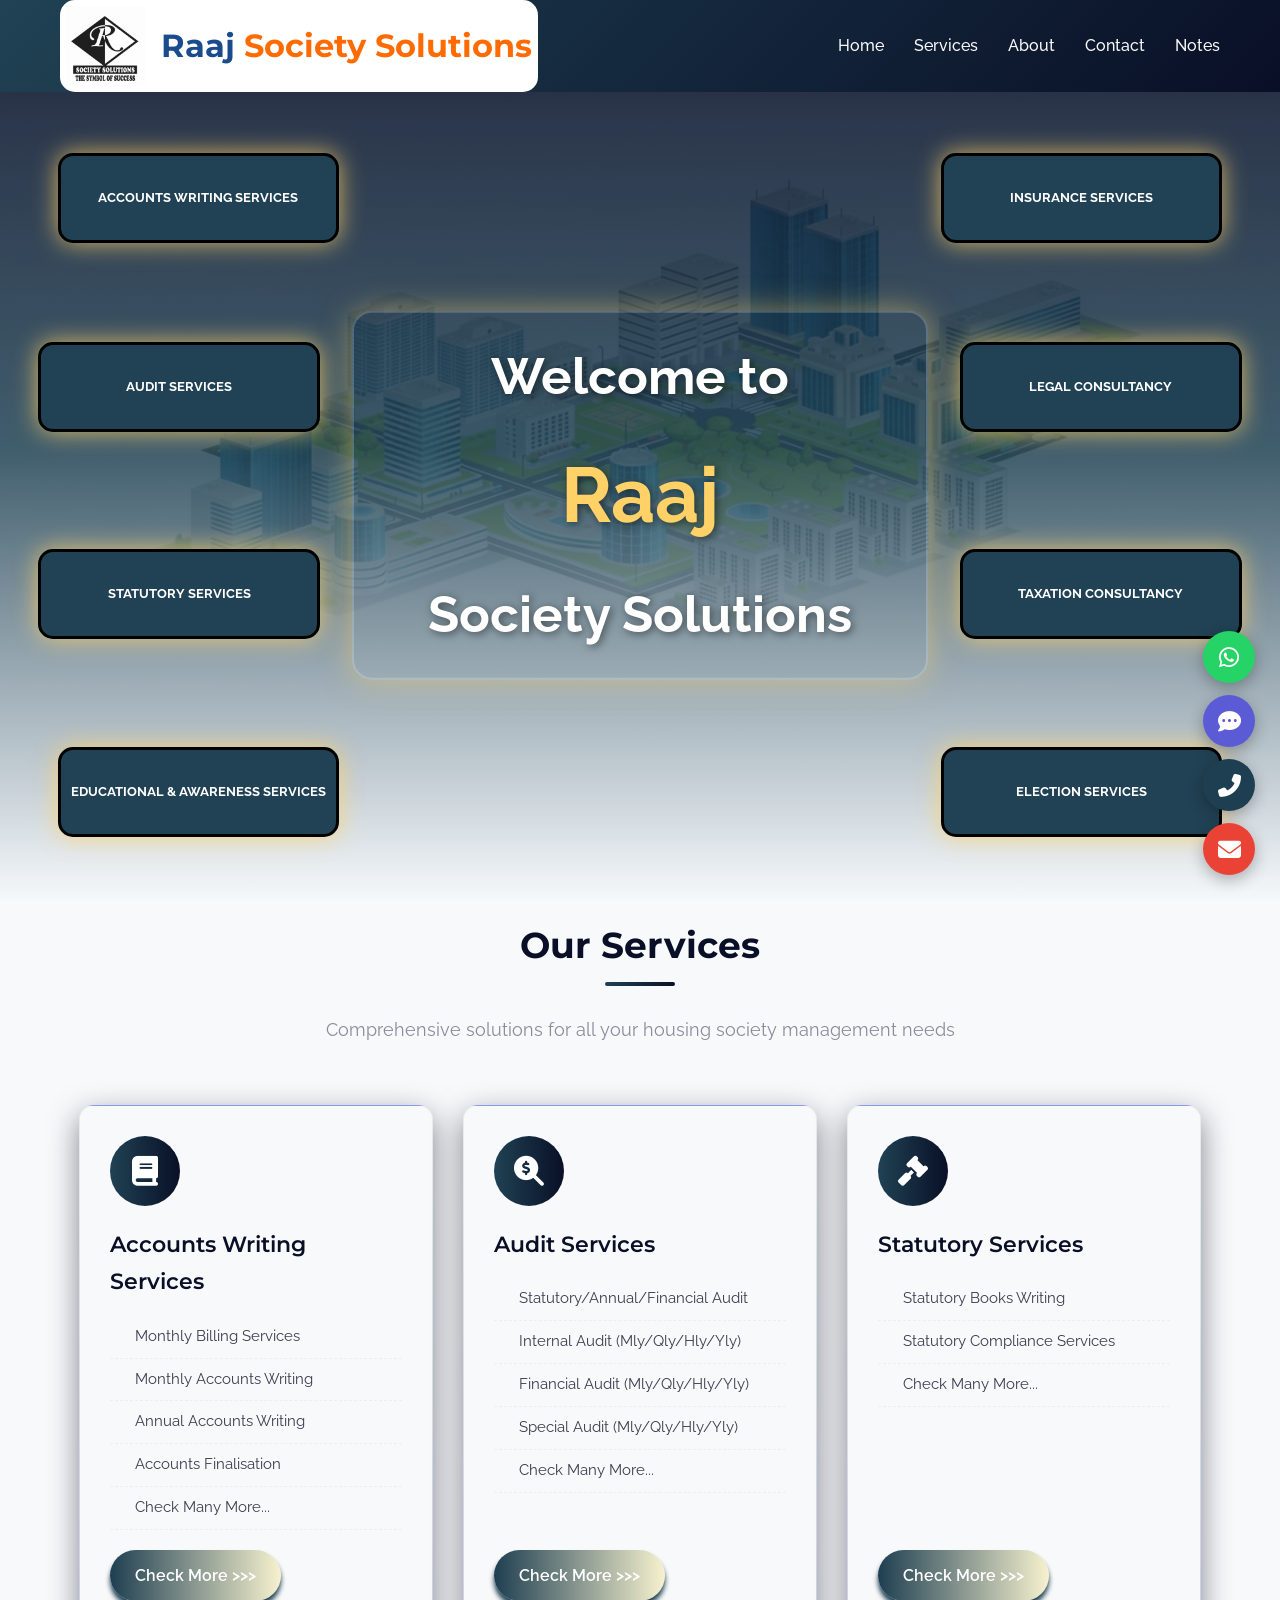
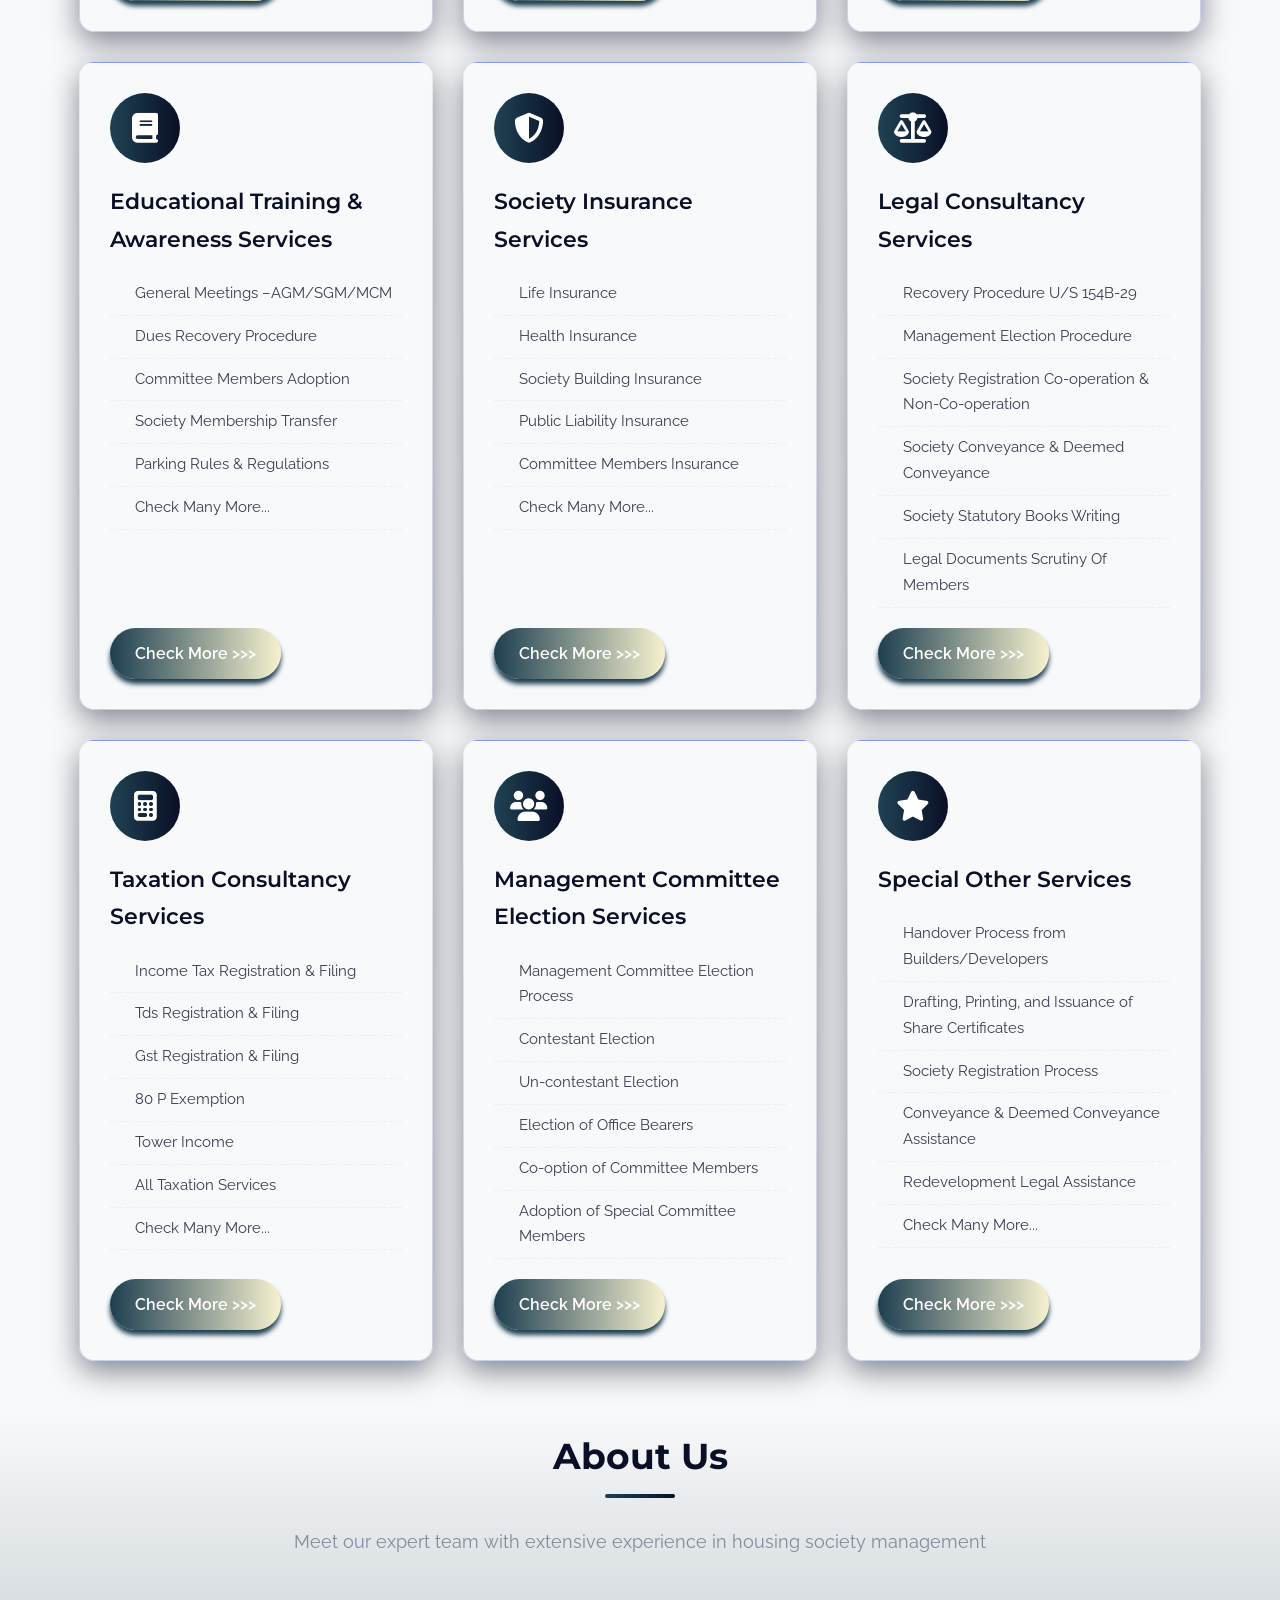
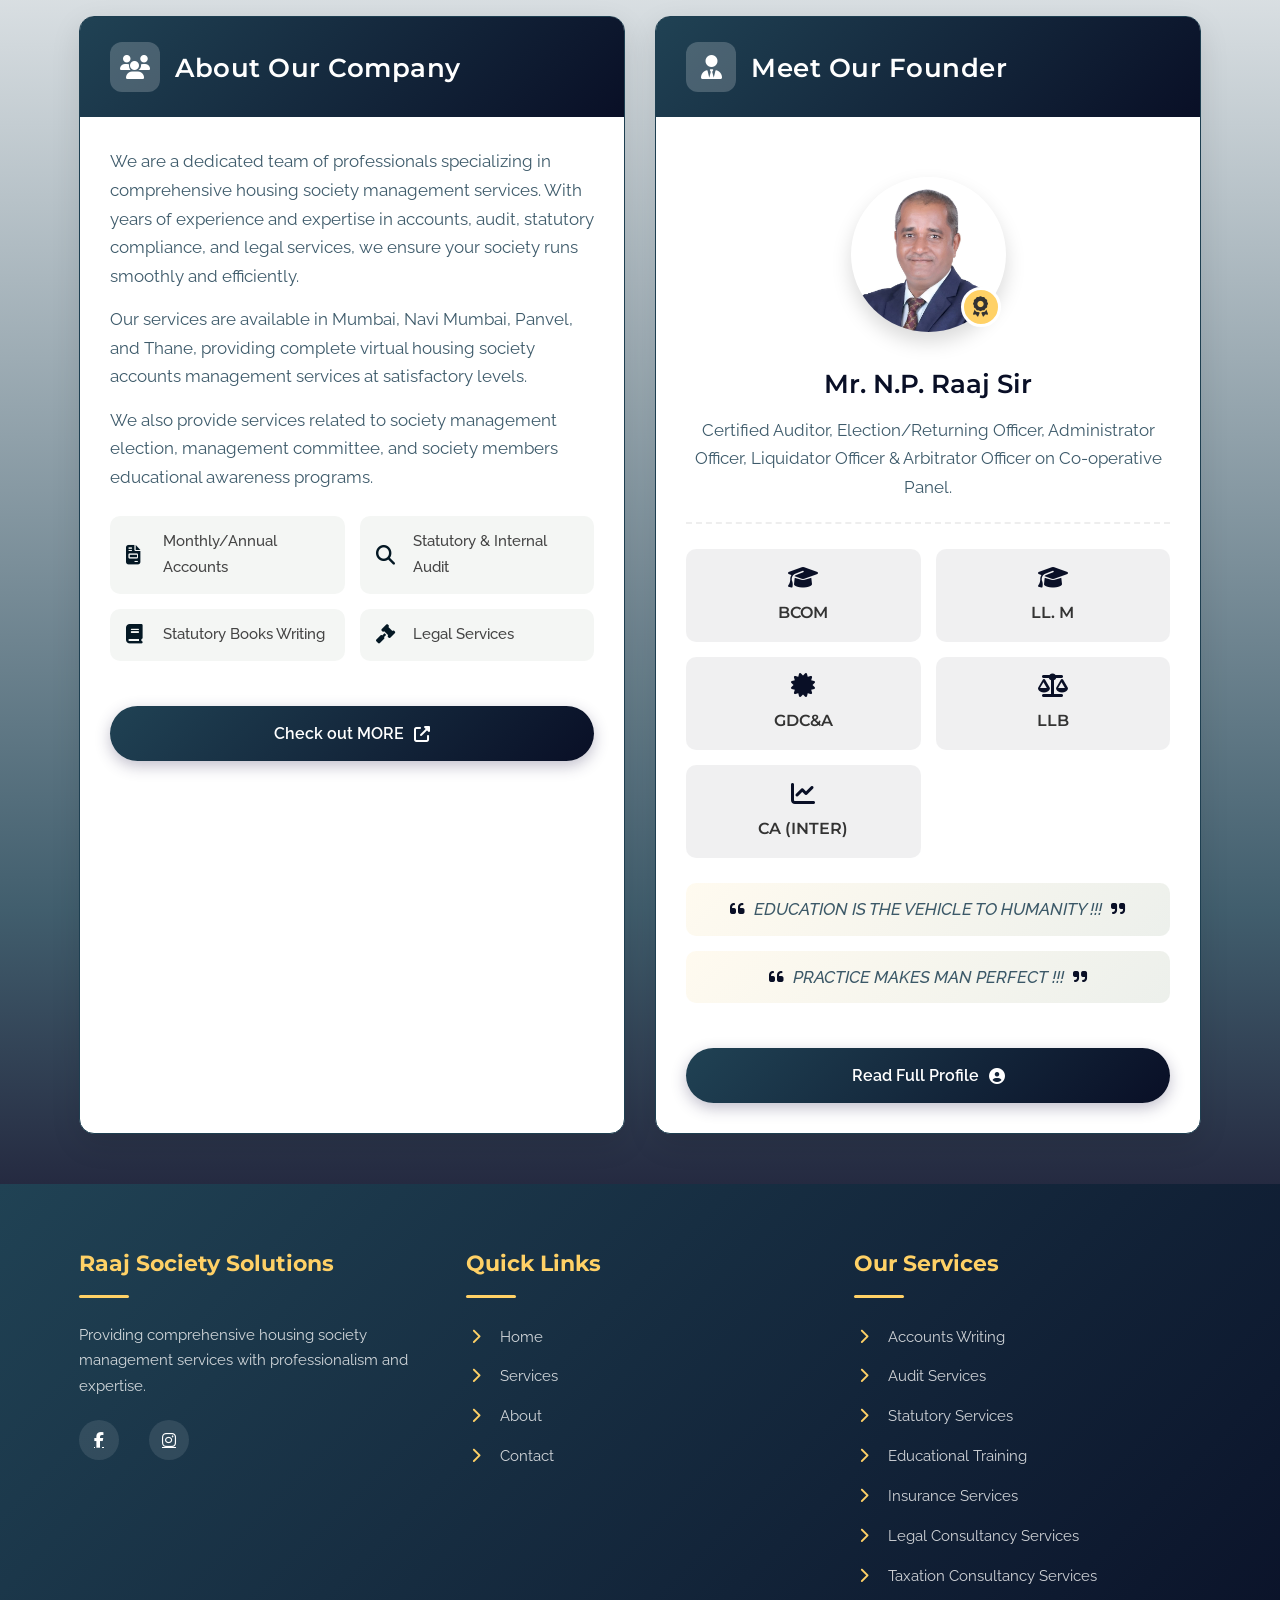
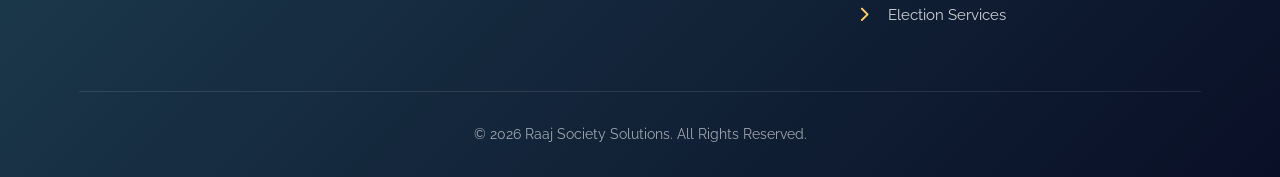
<file: index.html>
<!DOCTYPE html>
<html lang="en">
<head>
    <meta charset="UTF-8">
    <meta name="viewport" content="width=device-width, initial-scale=1.0">
    <title>Raaj Society Solutions | Expert Housing Society Management & Audit in Navi Mumbai</title>
    <meta name="title" content="Raaj Society Solutions | Expert Housing Society Management & Audit in Navi Mumbai">
    <meta name="description" content="Professional housing society management, accounts writing, statutory audit, deemed conveyance, and CHS election services by Mr. N.P. Raaj in Navi Mumbai & Mumbai.">
    
    <meta name="keywords" content="Raaj Society Solutions, NP Raaj Sir, Raj Society Solutions, Housing Society Management Services, Co-operative Housing Society Accounts Writing, Society Statutory Audit Services, CHS Election Returning Officer, Deemed Conveyance Consultant Navi Mumbai, Housing Society Legal Advisor, Best Housing Society Consultant Kamothe, Society Registration Agent">
    
    <meta name="author" content="Mr. N.P. Raaj | Raaj Society Solutions">
    <meta name="robots" content="index, follow">
    <meta name="language" content="English">
    <meta name="revisit-after" content="7 days">

    <meta property="og:type" content="website">
    <meta property="og:url" content="https://www.raajsocietysolutions.in/">
    <meta property="og:title" content="Raaj Society Solutions | CHS Management Experts">
    <meta property="og:description" content="Top-tier accounts, audit, election, and legal consultancy services for Co-operative Housing Societies (CHS) by expert auditor Mr. N.P. Raaj.">
    <meta property="og:image" content="img/R LOGO.png"> 
    <link rel="stylesheet" href="https://cdnjs.cloudflare.com/ajax/libs/font-awesome/6.4.0/css/all.min.css">
    <link href="https://fonts.googleapis.com/css2?family=Montserrat:wght@300;400;500;600;700;800&family=Raleway:wght@300;400;500;600;700&display=swap" rel="stylesheet">
    <link rel="stylesheet" href="style/all_page_style.css">
    <link rel="stylesheet" href="style/index_page.css">
    <link rel="stylesheet" href="style/mobileResponsiveIndex.css">
</head>
<body>
    <!-- header -->
    <header id="header">
        <div class="header-container">
            <div class="logo" id="logo">
                <img src="img/R LOGO.png" alt="Raaj Society Solutions Logo">
                <h1>Raaj <span>Society Solutions</span> </h1>
            </div>
            <div class="mobile-menu">
                <i class="fas fa-bars"></i>
            </div>
            <nav>
                <ul id="nav-menu">
                    <li><a href="#home">Home</a></li>
                    <li><a href="#services">Services</a></li>
                    <li><a href="#about">About</a></li>
                    <li><a href="contact.html">Contact</a></li>
                    <li><a href="notes.html">Notes</a></li>
                </ul>
            </nav>
        </div>
    </header>

    <!-- Hero Section -->
    <section class="section-1" id="home">
        <!-- <div class="hero-background"></div> -->
        <div class="center-text" id="mainText">
            <p>Welcome to</p>
            <p>Raaj</p>
            <p>Society Solutions</p>
        </div>

        <div class="header top">
            <!-- Left Rectangles -->
            <div class="rectangle left rect1">
                <a href="#acc_wrt_serv">ACCOUNTS WRITING SERVICES</a>
            </div>
            <div class="rectangle left rect2">
                <a href="#adt_serv">AUDIT SERVICES</a>
            </div>
            <div class="rectangle left rect3">
                <a href="#st_serv">STATUTORY SERVICES</a>
            </div>
            <div class="rectangle left rect4">
                <a href="#edu_awar_serv">EDUCATIONAL & AWARENESS SERVICES</a>
            </div>
            
            <!-- Right Rectangles -->
            <div class="rectangle right rect5">
                <a href="#insur_serv">INSURANCE SERVICES</a>
            </div>
            <div class="rectangle right rect6">
                <a href="#legal_serv">LEGAL CONSULTANCY</a>
            </div>
            <div class="rectangle right rect7">
                <a href="#tax_serv">TAXATION CONSULTANCY</a>
            </div>
            <div class="rectangle right rect8">
                <a href="#comp_serv">ELECTION SERVICES</a>
            </div>
        </div>
    </section>

    <!-- Services Section -->
    <section class="services" id="services">
        <div class="container">
            <div class="section-title">
                <h2>Our Services</h2>
                <p>Comprehensive solutions for all your housing society management needs</p>
            </div>

            <div class="services-grid">
                <div class="service-card" id="acc_wrt_serv">
                    <div class="service-icon">
                        <i class="fas fa-book"></i>
                    </div>
                    <div class="service-content">
                        <h3>Accounts Writing Services</h3>
                        <ul>
                            <li>Monthly Billing Services</li>
                            <li>Monthly Accounts Writing</li>
                            <li>Annual Accounts Writing</li>
                            <li>Accounts Finalisation</li>
                            <li>Check Many More...</li>
                        </ul>
                    </div>
                    <a href="accounts-services.html" class="btn-more">Check More >>></a>
                </div>

                <div class="service-card" id="adt_serv">
                    <div class="service-icon">
                        <i class="fas fa-search-dollar"></i>
                    </div>
                    <div class="service-content">
                        <h3>Audit Services</h3>
                        <ul>
                            <li>Statutory/Annual/Financial Audit</li>
                            <li>Internal Audit (Mly/Qly/Hly/Yly)</li>
                            <li>Financial Audit (Mly/Qly/Hly/Yly)</li>
                            <li>Special Audit (Mly/Qly/Hly/Yly)</li>
                            <li>Check Many More...</li>
                        </ul>
                    </div>
                    <a href="audit-services.html" class="btn-more">Check More >>></a>
                </div>

                <div class="service-card" id="st_serv">
                    <div class="service-icon">
                        <i class="fas fa-gavel"></i>
                    </div>
                    <div class="service-content">
                        <h3>Statutory Services</h3>
                        <ul>
                            <li>Statutory Books Writing</li>
                            <li>Statutory Compliance Services</li>
                            <li>Check Many More...</li>
                        </ul>
                    </div>
                    <a href="statutory-services.html" class="btn-more">Check More >>></a>
                </div>

                <div class="service-card" id="edu_awar_serv">
                    <div class="service-icon">
                        <i class="fas fa-book"></i>
                    </div>
                    <div class="service-content">
                        <h3>Educational Training & Awareness Services</h3>
                        <ul>
                            <li>General Meetings –AGM/SGM/MCM</li>
                            <li>Dues Recovery Procedure</li>
                            <li>Committee Members Adoption</li>
                            <li>Society Membership Transfer</li>
                            <li>Parking Rules & Regulations</li>
                            <li>Check Many More...</li>
                        </ul>
                    </div>
                    <a href="educational-services.html" class="btn-more">Check More >>></a>
                </div>

                <div class="service-card" id="insur_serv">
                    <div class="service-icon">
                        <i class="fas fa-shield-alt"></i>
                    </div>
                    <div class="service-content">
                        <h3>Society Insurance Services</h3>
                        <ul>
                            <li>Life Insurance</li>
                            <li>Health Insurance</li>
                            <li>Society Building Insurance</li>
                            <li>Public Liability Insurance</li>
                            <li>Committee Members Insurance</li>
                            <li>Check Many More...</li>
                        </ul>
                    </div>
                    <a href="insurance-services.html" class="btn-more">Check More >>></a>
                </div>
                
                <div class="service-card" id="legal_serv">
                    <div class="service-icon">
                        <i class="fas fa-balance-scale"></i>
                    </div>
                    <div class="service-content">
                        <h3>Legal Consultancy Services</h3>
                        <ul>
                            <li>Recovery Procedure U/S 154B-29</li>
                            <li>Management Election Procedure</li>
                            <li>Society Registration Co-operation & Non-Co-operation</li>
                            <li>Society Conveyance & Deemed Conveyance</li>
                            <li>Society Statutory Books Writing</li>
                            <li>Legal Documents Scrutiny Of Members</li>
                        </ul>
                    </div>
                    <a href="legal-consultancy.html" class="btn-more">Check More >>></a>
                </div>

                <div class="service-card" id="tax_serv">
                    <div class="service-icon">
                        <i class="fas fa-calculator"></i>
                    </div>
                    <div class="service-content">
                        <h3>Taxation Consultancy Services</h3>
                        <ul>
                            <li>Income Tax Registration & Filing</li>
                            <li>Tds Registration & Filing</li>
                            <li>Gst Registration & Filing</li>
                            <li>80 P Exemption</li>
                            <li>Tower Income</li>
                            <li>All Taxation Services</li>
                            <li>Check Many More...</li>
                        </ul>
                    </div>
                    <a href="taxation-consultancy.html" class="btn-more">Check More >>></a>
                </div>
                
                <div class="service-card" id="comp_serv">
                    <div class="service-icon">
                        <i class="fas fa-users"></i>
                    </div>
                    <div class="service-content">
                        <h3>Management Committee Election Services</h3>
                        <ul>
                            <li>Management Committee Election Process</li>
                            <li>Contestant Election</li>
                            <li>Un-contestant Election</li>
                            <li>Election of Office Bearers</li>
                            <li>Co-option of Committee Members</li>
                            <li>Adoption of Special Committee Members</li>
                        </ul>
                    </div>
                    <a href="election-services.html" class="btn-more">Check More >>></a>
                </div>

                <div class="service-card" id="other_serv">
                    <div class="service-icon">
                        <i class="fas fa-star"></i>
                    </div>
                    <div class="service-content">
                        <h3>Special Other Services</h3>
                        <ul>
                            <li>Handover Process from Builders/Developers</li>
                            <li>Drafting, Printing, and Issuance of Share Certificates</li>
                            <li>Society Registration Process</li>
                            <li>Conveyance & Deemed Conveyance Assistance</li>
                            <li>Redevelopment Legal Assistance</li>
                            <li>Check Many More...</li>
                        </ul>
                    </div>
                    <a href="other-services.html" class="btn-more">Check More >>></a>
                </div>
            </div>
        </div>
    </section>
    
    <!-- About Section -->
    <section class="about" id="about">
        <div class="container">
            <div class="section-title">
                <h2>About Us</h2>
                <p>Meet our expert team with extensive experience in housing society management</p>
            </div>
            
            <div class="about-content">
                <!-- About Us Box -->
                <div class="about-box" id="about-us-box">
                    <div class="box-header">
                        <div class="box-icon">
                            <i class="fas fa-users"></i>
                        </div>
                        <h3>About Our Company</h3>
                    </div>
                    <div class="box-content">
                        <p>We are a dedicated team of professionals specializing in comprehensive housing society management services. With years of experience and expertise in accounts, audit, statutory compliance, and legal services, we ensure your society runs smoothly and efficiently.</p>
                        <p>Our services are available in Mumbai, Navi Mumbai, Panvel, and Thane, providing complete virtual housing society accounts management services at satisfactory levels.</p>
                        <p>We also provide services related to society management election, management committee, and society members educational awareness programs.</p>
                        
                        <div class="key-services">
                            <div class="service-item">
                                <i class="fas fa-file-invoice"></i>
                                <span>Monthly/Annual Accounts</span>
                            </div>
                            <div class="service-item">
                                <i class="fas fa-search"></i>
                                <span>Statutory & Internal Audit</span>
                            </div>
                            <div class="service-item">
                                <i class="fas fa-book"></i>
                                <span>Statutory Books Writing</span>
                            </div>
                            <div class="service-item">
                                <i class="fas fa-gavel"></i>
                                <span>Legal Services</span>
                            </div>
                        </div>
                        
                        <a href="about-us.html" class="more-info-btn">
                            <span>Check out MORE</span>
                            <i class="fas fa-external-link-alt"></i>
                        </a>
                    </div>
                </div>
                
                <!-- About Me Box -->
                <div class="about-box" id="about-me-box">
                    <div class="box-header">
                        <div class="box-icon">
                            <i class="fas fa-user-tie"></i>
                        </div>
                        <h3>Meet Our Founder</h3>
                    </div>
                    <div class="box-content">
                        <div class="profile-card">
                            <div class="profile-image">
                                <img src="img/profile_img_logo.jpeg" alt="Mr. N.P. Raaj - Housing Society Consultant and Auditor"> 
                                <div class="profile-badge">
                                    <i class="fas fa-award"></i>
                                </div>
                            </div>
                            
                            <div class="profile-info">
                                <h4>Mr. N.P. Raaj Sir</h4>
                                <p class="designation">Certified Auditor, Election/Returning Officer, Administrator Officer, Liquidator Officer & Arbitrator Officer on Co-operative Panel.</p>
                                
                                <div class="qualifications-grid">
                                    <div class="qualification-card">
                                        <i class="fas fa-graduation-cap"></i>
                                        <h5>BCOM</h5>
                                    </div>
                                    <div class="qualification-card">
                                        <i class="fas fa-graduation-cap"></i>
                                        <h5>LL. M</h5>
                                    </div>
                                    <div class="qualification-card">
                                        <i class="fas fa-certificate"></i>
                                        <h5>GDC&A</h5>
                                    </div>
                                    <div class="qualification-card">
                                        <i class="fas fa-balance-scale"></i>
                                        <h5>LLB</h5>
                                    </div>
                                    <div class="qualification-card">
                                        <i class="fas fa-chart-line"></i>
                                        <h5>CA (INTER)</h5>
                                    </div>
                                </div>
                                
                                <div class="mottos">
                                    <p class="motto"><i class="fas fa-quote-left"></i> EDUCATION IS THE VEHICLE TO HUMANITY !!! <i class="fas fa-quote-right"></i></p>
                                    <p class="motto"><i class="fas fa-quote-left"></i> PRACTICE MAKES MAN PERFECT !!! <i class="fas fa-quote-right"></i></p>
                                </div>
                            </div>
                        </div>
                        
                        <a href="about-me.html" class="more-info-btn">
                            <span>Read Full Profile</span>
                            <i class="fas fa-user-circle"></i>
                        </a>
                    </div>
                </div>
            </div>
        </div>
    </section>

    <!-- Footer section -->
    <footer>
        <div class="container">
            <div class="footer-content">
                <div class="footer-column">
                    <h3>Raaj Society Solutions</h3>
                    <p>Providing comprehensive housing society management services with professionalism and expertise.</p>
                    <div class="social-links">
                        <a href="https://www.facebook.com/raajsocietysolutions/" style="color: white; margin-right: 15px;"><i class="fab fa-facebook-f"></i></a>
                        <!-- <a href="https://twitter.com/your_username/" style="color: white; margin-right: 15px;"><i class="fab fa-twitter"></i></a> -->
                        <!-- <a href="https://www.linkedin.com/in/your_username/" style="color: white; margin-right: 15px;"><i class="fab fa-linkedin-in"></i></a> -->
                        <a href="https://www.instagram.com/raaj_society_solutions/" style="color: white;"><i class="fab fa-instagram"></i></a>
                    </div>
                </div>
                <div class="footer-column">
                    <h3>Quick Links</h3>
                    <ul>
                        <li><a href="#home"><i class="fas fa-chevron-right"></i> Home</a></li>
                        <li><a href="#services"><i class="fas fa-chevron-right"></i> Services</a></li>
                        <li><a href="#about"><i class="fas fa-chevron-right"></i> About</a></li>
                        <li><a href="contact.html"><i class="fas fa-chevron-right"></i> Contact</a></li>
                    </ul>
                </div>
                <div class="footer-column">
                    <h3>Our Services</h3>
                    <ul>
                        <li><a href="accounts-services.html"><i class="fas fa-chevron-right"></i> Accounts Writing</a></li>
                        <li><a href="audit-services.html"><i class="fas fa-chevron-right"></i> Audit Services</a></li>
                        <li><a href="statutory-services.html"><i class="fas fa-chevron-right"></i> Statutory Services</a></li>
                        <li><a href="educational-services.html"><i class="fas fa-chevron-right"></i> Educational Training </a></li>
                        <li><a href="insurance-services.html"><i class="fas fa-chevron-right"></i> Insurance Services</a></li>
                        <li><a href="legal-consultancy.html"><i class="fas fa-chevron-right"></i> Legal Consultancy Services</a></li>
                        <li><a href="taxation-consultancy.html"><i class="fas fa-chevron-right"></i> Taxation Consultancy Services</a></li>
                        <li><a href="election-services.html"><i class="fas fa-chevron-right"></i> Election Services</a></li>
                    </ul>
                </div>
                <!-- <div class="footer-column">
                    <h3>Contact Info</h3>
                    <ul>
                        <li><i class="fas fa-map-marker-alt"></i> Office-62, Jai Ganeshji CHS Ltd, PLOT-34, SECTOR-36, KAMOTHE, NAVI MUMBAI - 410 209</li>
                        <li><i class="fas fa-phone"></i> 98765 43210</li>
                        <li><i class="fas fa-envelope"></i> info@raajsocietysolutions.in</li>
                        <li><i class="fas fa-globe"></i> www.raajsocietysolutions.in</li>
                    </ul>
                </div> -->
            </div>
            <div class="copyright">
                <p>&copy; 2026 Raaj Society Solutions. All Rights Reserved.</p>
            </div>
        </div>
    </footer>

    <!-- Back to Top Button -->
    <div class="back-to-top" id="backToTop">
        <i class="fas fa-arrow-up"></i>
    </div>

    <div class="floating-buttons">

        <!-- WhatsApp -->
        <a href="https://wa.me/917900035507"
           class="floating-btn whatsapp-btn"
           target="_blank"
           aria-label="Chat on WhatsApp"
           data-tooltip="Chat on WhatsApp">
            <i class="fab fa-whatsapp"></i>
        </a>
    
        <!-- SMS -->
        <a href="sms:+917900035507"
           class="floating-btn sms-btn"
           aria-label="Send SMS"
           data-tooltip="Send SMS">
            <i class="fas fa-comment-dots"></i>
        </a>
    
        <!-- Call -->
        <a href="tel:+917900035507"
           class="floating-btn call-btn"
           aria-label="Call us"
           data-tooltip="Call Us">
            <i class="fas fa-phone-alt"></i>
        </a>
    
        <!-- Email -->
        <a href="mailto:info@raajsocietysolutions.in"
           class="floating-btn email-btn"
           aria-label="Send email"
           data-tooltip="Send Email">
            <i class="fas fa-envelope"></i>
        </a>
    
    </div>

    <script src="js/main.js"></script>
</body>
</html>
</file>
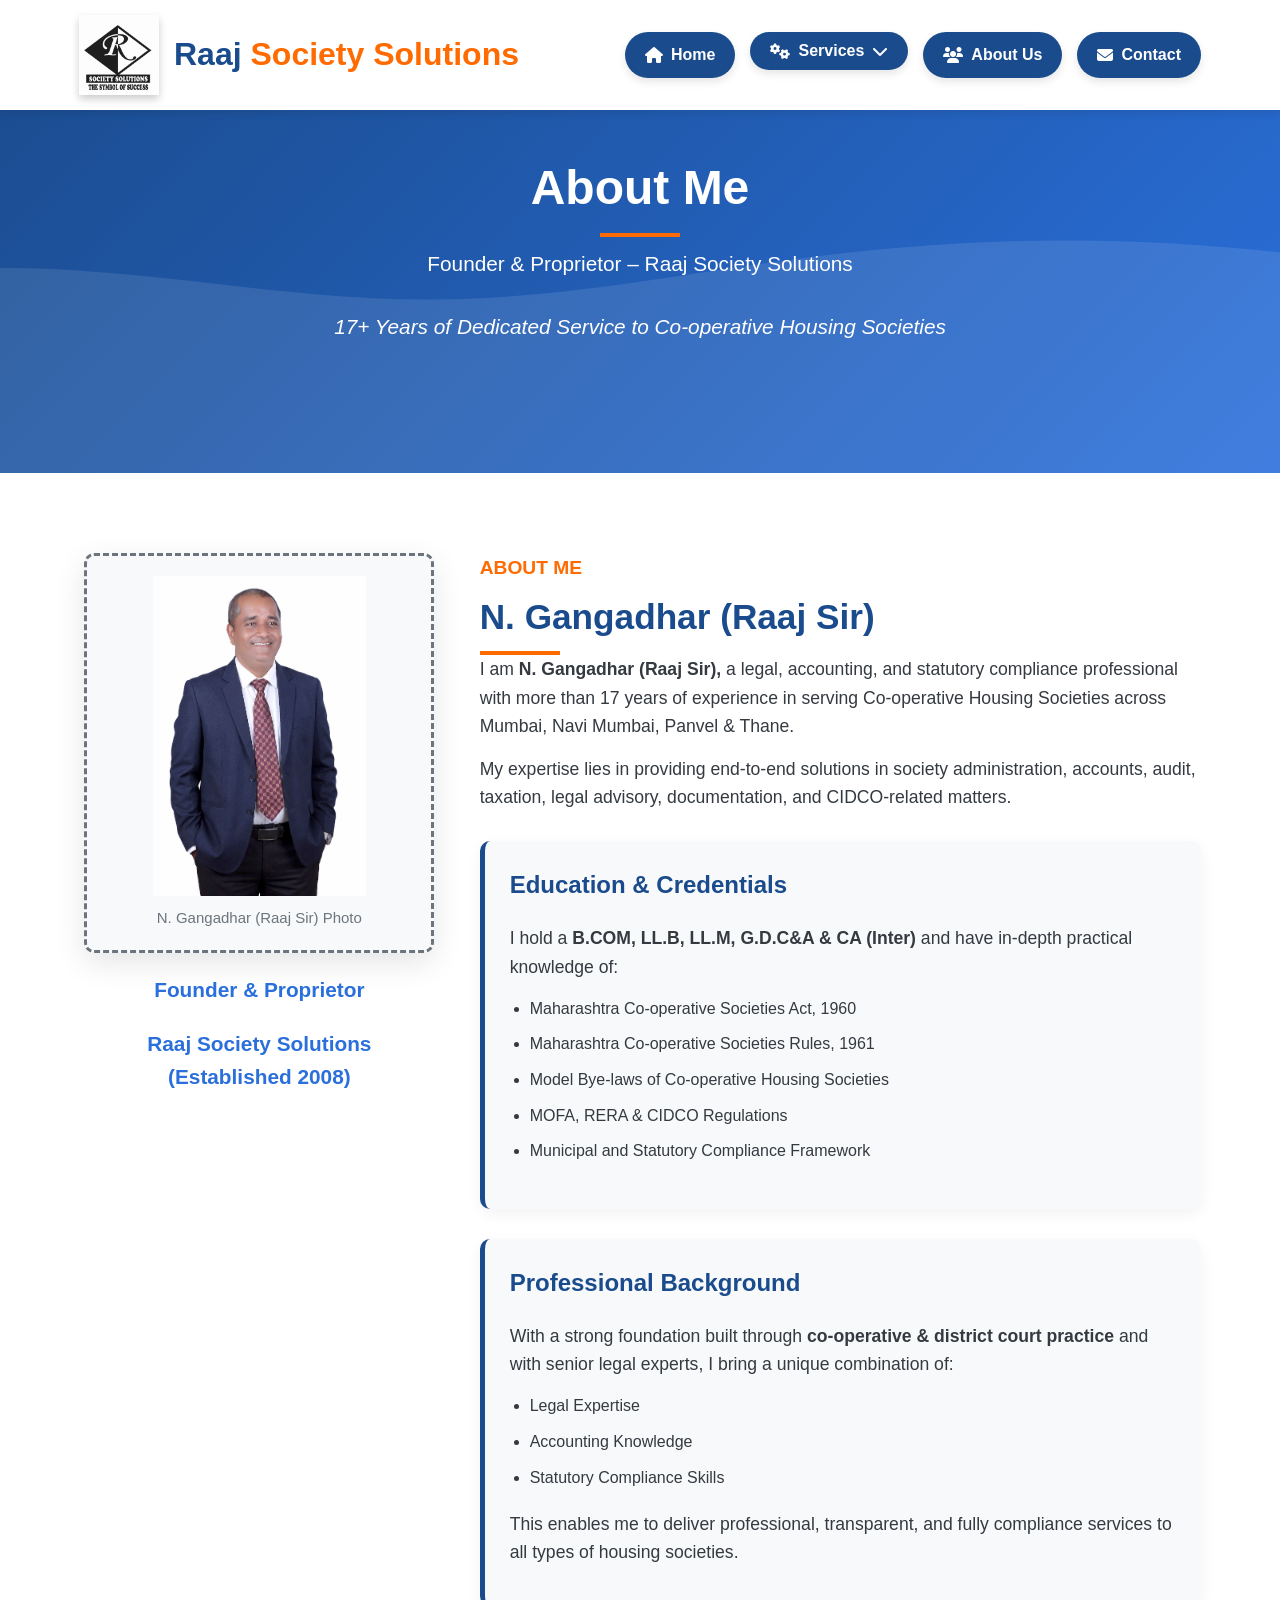
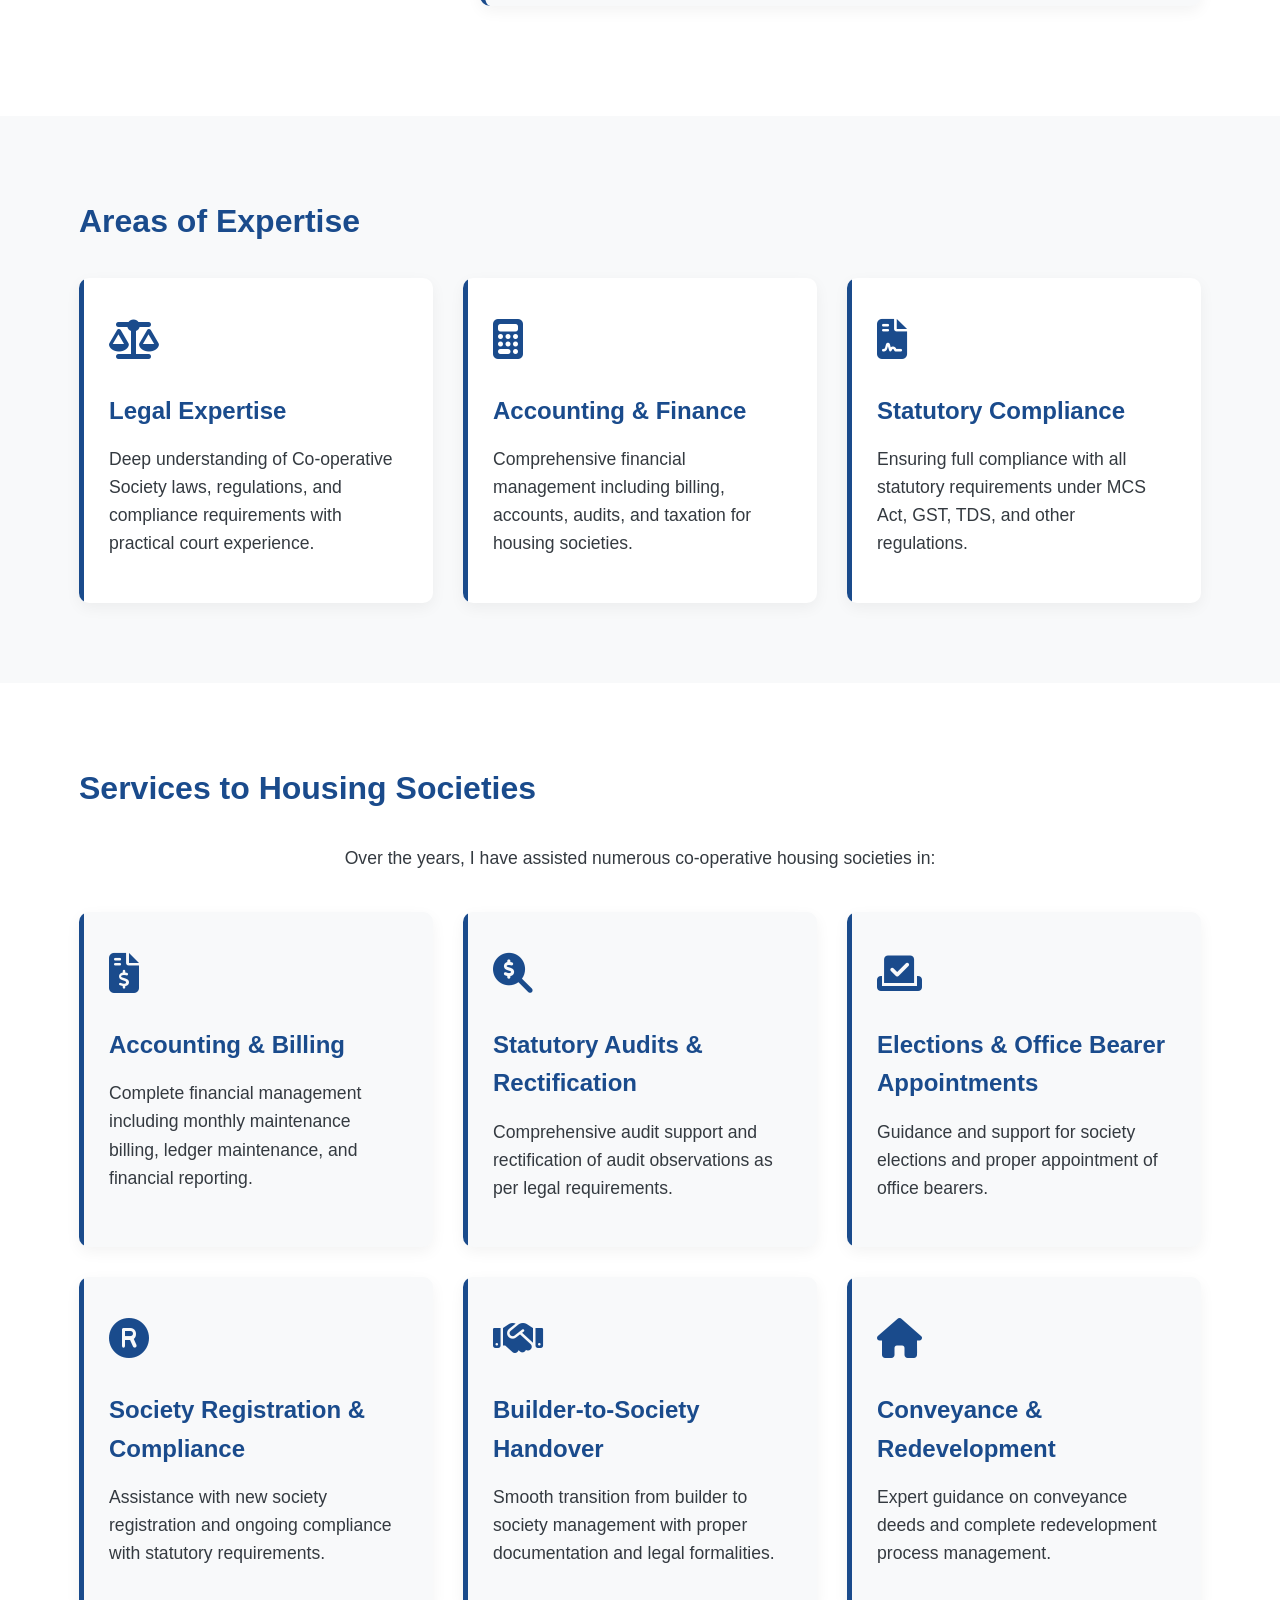
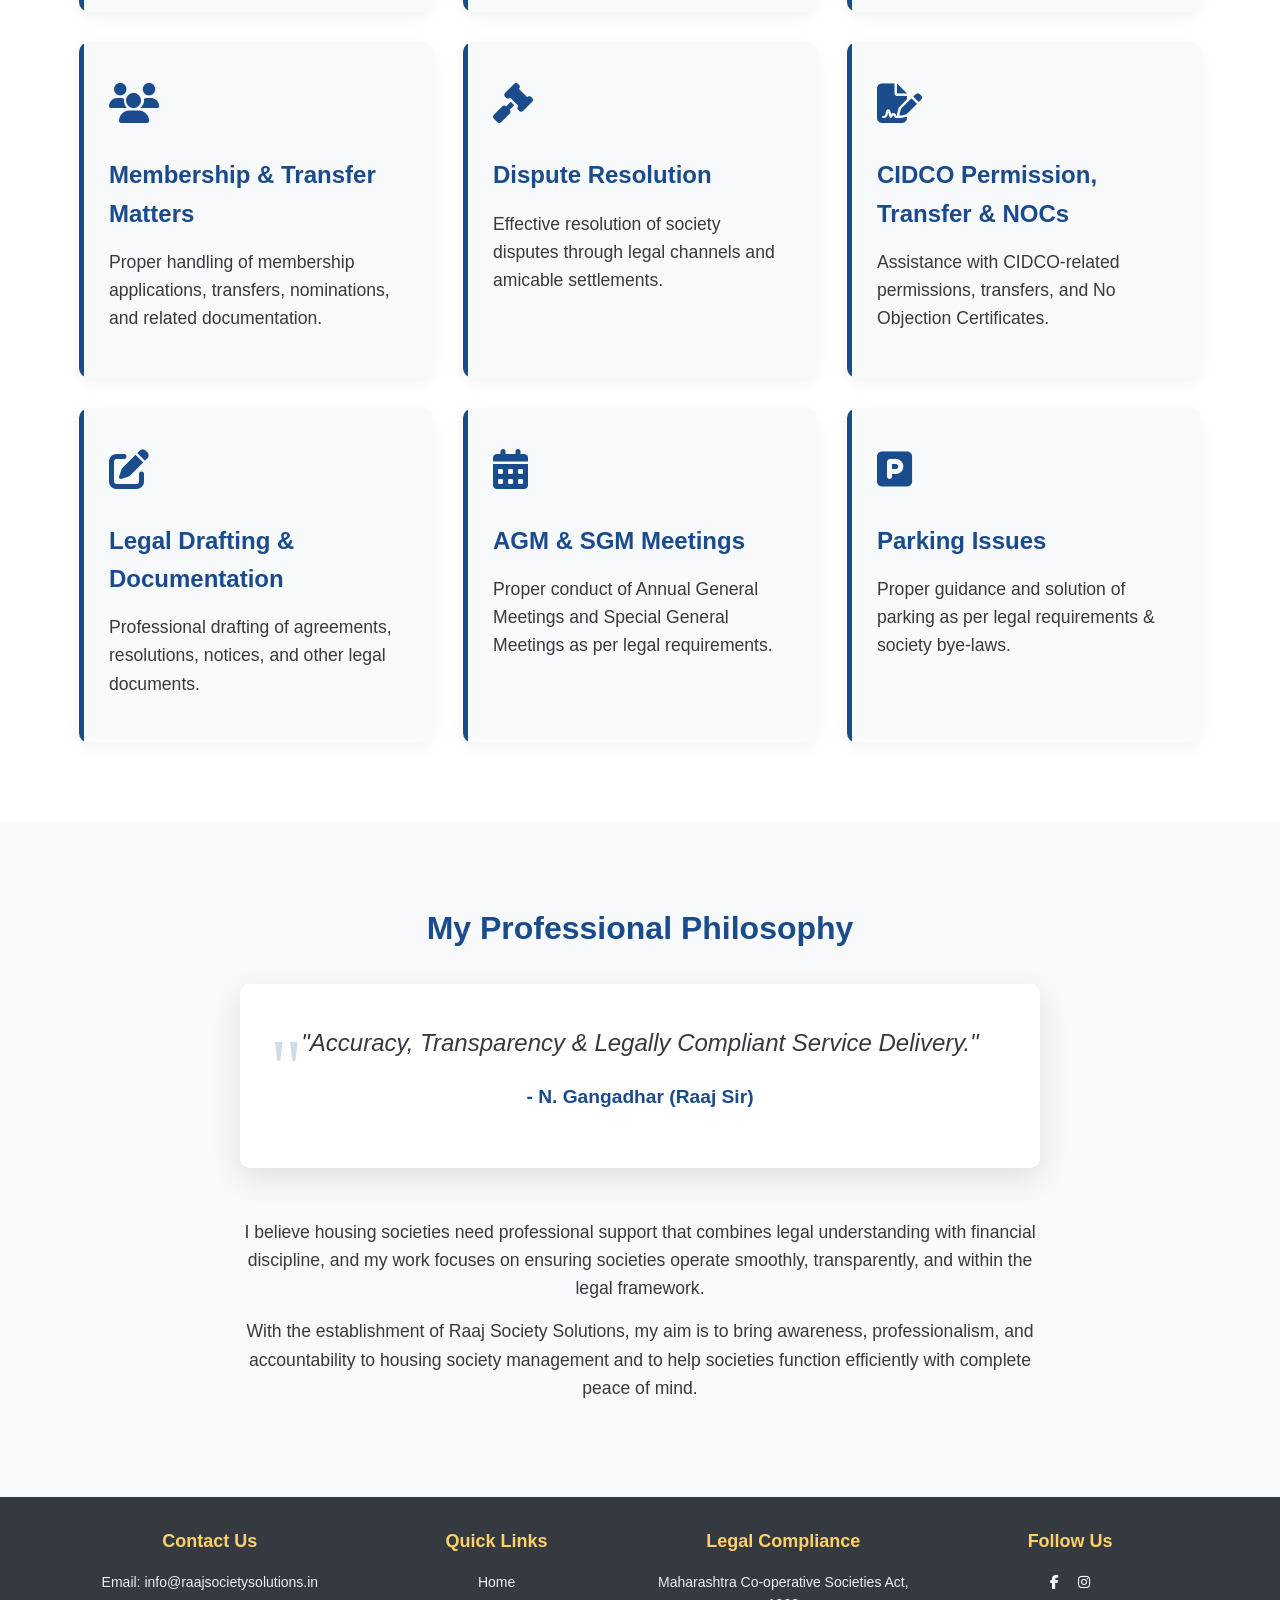
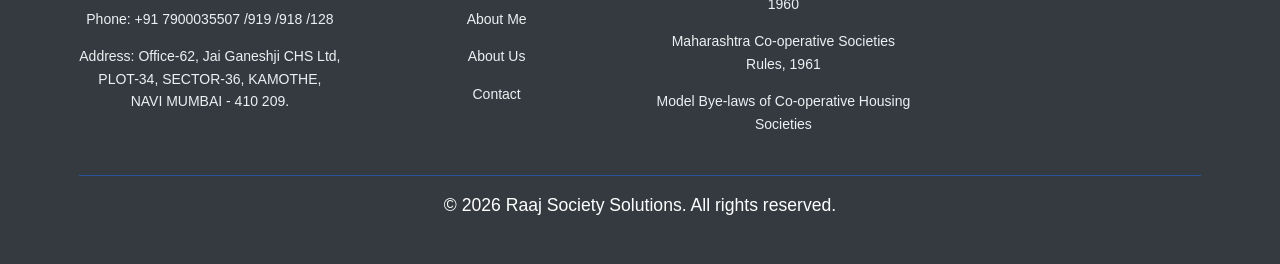
<file: about-me.html>
<!DOCTYPE html>
<html lang="en">
<head>
    <meta charset="UTF-8">
    <meta name="viewport" content="width=device-width, initial-scale=1.0">
    <title>About Me - N. Gangadhar (Raaj Sir) | RAAJ Society Solutions</title>
    <link rel="stylesheet" href="https://cdnjs.cloudflare.com/ajax/libs/font-awesome/6.4.0/css/all.min.css">
    <style>
        /* Previous styles remain same, adding new styles for mobile menu */

        /* Mobile Menu Styles */
        .mobile-menu-btn {
            display: none;
            background: none;
            border: none;
            font-size: 1.8rem;
            color: var(--primary);
            cursor: pointer;
            padding: 10px;
            z-index: 1002;
        }

        .mobile-menu-overlay {
            position: fixed;
            top: 0;
            left: 0;
            width: 100%;
            height: 100%;
            background-color: rgba(0, 0, 0, 0.8);
            z-index: 1001;
            opacity: 0;
            visibility: hidden;
            transition: all 0.3s ease;
        }

        .mobile-menu-overlay.active {
            opacity: 1;
            visibility: visible;
        }

        .mobile-menu-container {
            position: fixed;
            top: 0;
            right: -100%;
            width: 85%;
            max-width: 400px;
            height: 100%;
            background: white;
            z-index: 1002;
            padding: 20px;
            overflow-y: auto;
            transition: right 0.4s cubic-bezier(0.4, 0, 0.2, 1);
            box-shadow: -5px 0 25px rgba(0, 0, 0, 0.2);
        }

        .mobile-menu-container.active {
            right: 0;
        }

        .mobile-menu-header {
            display: flex;
            justify-content: space-between;
            align-items: center;
            padding-bottom: 20px;
            border-bottom: 1px solid #eee;
            margin-bottom: 20px;
        }

        .mobile-logo {
            font-size: 1.5rem;
            font-weight: 700;
            color: var(--primary);
        }

        .mobile-logo span {
            color: var(--accent);
        }

        .close-menu-btn {
            background: none;
            border: none;
            font-size: 1.8rem;
            color: var(--gray);
            cursor: pointer;
            width: 40px;
            height: 40px;
            display: flex;
            align-items: center;
            justify-content: center;
            border-radius: 50%;
            transition: all 0.3s ease;
        }

        .close-menu-btn:hover {
            background-color: var(--light);
            color: var(--primary);
            transform: rotate(90deg);
        }

        .mobile-nav {
            display: flex;
            flex-direction: column;
            gap: 10px;
        }

        .mobile-nav-item {
            display: flex;
            align-items: center;
            padding: 15px;
            text-decoration: none;
            color: var(--dark);
            border-radius: 8px;
            transition: all 0.3s ease;
            border-left: 4px solid transparent;
        }

        .mobile-nav-item:hover {
            background-color: rgba(26, 75, 140, 0.08);
            border-left-color: var(--accent);
            color: var(--primary);
            transform: translateX(5px);
        }

        .mobile-nav-item i {
            width: 30px;
            font-size: 1.2rem;
            margin-right: 10px;
        }

        .mobile-services-dropdown {
            position: relative;
        }

        .mobile-services-toggle {
            width: 100%;
            text-align: left;
            background: none;
            border: none;
            padding: 15px;
            color: var(--dark);
            font-size: 1rem;
            display: flex;
            align-items: center;
            justify-content: space-between;
            cursor: pointer;
            border-radius: 8px;
            transition: all 0.3s ease;
            border-left: 4px solid transparent;
        }

        .mobile-services-toggle:hover {
            background-color: rgba(26, 75, 140, 0.08);
            border-left-color: var(--accent);
            color: var(--primary);
        }

        .mobile-services-toggle i:first-child {
            width: 30px;
            margin-right: 10px;
            font-size: 1.2rem;
        }

        .mobile-services-menu {
            max-height: 0;
            overflow: hidden;
            transition: max-height 0.4s cubic-bezier(0.4, 0, 0.2, 1);
            padding-left: 20px;
        }

        .mobile-services-menu.active {
            max-height: 500px;
        }

        .mobile-service-item {
            display: flex;
            align-items: center;
            padding: 12px 15px;
            text-decoration: none;
            color: var(--dark);
            border-radius: 6px;
            transition: all 0.3s ease;
            margin: 5px 0;
        }

        .mobile-service-item:hover {
            background-color: rgba(26, 75, 140, 0.05);
            color: var(--primary);
            padding-left: 20px;
        }

        .mobile-service-item i {
            width: 25px;
            margin-right: 10px;
            font-size: 1rem;
            color: var(--primary);
        }

        .mobile-contact-info {
            margin-top: 30px;
            padding: 20px;
            background: var(--light);
            border-radius: 10px;
            border-left: 4px solid var(--accent);
        }

        .mobile-contact-info h4 {
            color: var(--primary);
            margin-bottom: 15px;
            font-size: 1.1rem;
        }

        .mobile-contact-info p {
            margin-bottom: 10px;
            font-size: 0.95rem;
        }

        .mobile-contact-info i {
            color: var(--primary);
            margin-right: 10px;
            width: 20px;
        }

        /* Responsive adjustments */
        @media (max-width: 992px) {
            .nav-buttons {
                display: none;
            }

            .mobile-menu-btn {
                display: block;
            }

            .header-content {
                padding: 12px 0;
            }

            .logo-text {
                font-size: 1.5rem;
            }

            .logo-container img {
                width: 60px;
                height: 60px;
            }
        }

        @media (max-width: 576px) {
            .mobile-menu-container {
                width: 100%;
                max-width: 100%;
            }

            .logo-text {
                font-size: 1.3rem;
            }

            .hero {
                padding: 150px 0 80px;
            }

            .hero h1 {
                font-size: 2rem;
            }
        }

        /* Animation for mobile menu items */
        @keyframes slideInRight {
            from {
                opacity: 0;
                transform: translateX(20px);
            }
            to {
                opacity: 1;
                transform: translateX(0);
            }
        }

        .mobile-nav-item,
        .mobile-services-toggle,
        .mobile-service-item {
            animation: slideInRight 0.3s ease forwards;
            opacity: 0;
        }

        .mobile-nav-item:nth-child(1) { animation-delay: 0.1s; }
        .mobile-nav-item:nth-child(2) { animation-delay: 0.15s; }
        .mobile-nav-item:nth-child(3) { animation-delay: 0.2s; }
        .mobile-services-toggle { animation-delay: 0.25s; }
        .mobile-service-item:nth-child(1) { animation-delay: 0.3s; }
        .mobile-service-item:nth-child(2) { animation-delay: 0.35s; }
        .mobile-service-item:nth-child(3) { animation-delay: 0.4s; }
        .mobile-service-item:nth-child(4) { animation-delay: 0.45s; }
        .mobile-service-item:nth-child(5) { animation-delay: 0.5s; }
        .mobile-service-item:nth-child(6) { animation-delay: 0.55s; }
        .mobile-service-item:nth-child(7) { animation-delay: 0.6s; }
        .mobile-service-item:nth-child(8) { animation-delay: 0.65s; }
        .mobile-service-item:nth-child(9) { animation-delay: 0.7s; }

        /* Rest of your existing CSS remains the same */
        /* Base Styles */
        :root {
            --primary: #1a4b8c;
            --secondary: #2a6fdb;
            --accent: #ff6b00;
            --light: #f8f9fa;
            --dark: #343a40;
            --gray: #6c757d;
            --transition: all 0.3s ease;
        }
        
        * {
            margin: 0;
            padding: 0;
            box-sizing: border-box;
            font-family: 'Segoe UI', Tahoma, Geneva, Verdana, sans-serif;
        }
        
        html {
            scroll-behavior: smooth;
        }
        
        body {
            background-color: #f5f7fa;
            color: var(--dark);
            line-height: 1.6;
        }
        
        .container {
            width: 90%;
            max-width: 1200px;
            margin: 0 auto;
            padding: 0 15px;
        }
        
        section {
            padding: 80px 0;
        }
        
        h1, h2, h3, h4 {
            margin-bottom: 20px;
            color: var(--primary);
        }
        
        h1 {
            font-size: 2.5rem;
            position: relative;
            display: inline-block;
        }
        
        h1:after {
            content: '';
            position: absolute;
            bottom: -10px;
            left: 0;
            width: 80px;
            height: 4px;
            background: var(--accent);
        }
        
        h2 {
            font-size: 2rem;
            margin-bottom: 30px;
        }
        
        h3 {
            font-size: 1.5rem;
        }
        
        p {
            margin-bottom: 15px;
            font-size: 1.1rem;
        }
        
        ul {
            padding-left: 20px;
            margin-bottom: 20px;
        }
        
        li {
            margin-bottom: 10px;
        }
        
        /* Header Styles */
        header {
            background-color: white;
            box-shadow: 0 2px 10px rgba(0,0,0,0.1);
            position: fixed;
            width: 100%;
            top: 0;
            z-index: 1000;
        }
        
        .header-content {
            display: flex;
            justify-content: space-between;
            align-items: center;
            padding: 15px 0;
        }
        
        .logo-container {
            display: flex;
            align-items: center;
        }
        
        .logo-container img {
            width: 80px;
            height: 80px;
            background-color: var(--primary);
            display: flex;
            align-items: center;
            justify-content: center;
            color: white;
            font-weight: bold;
            font-size: 1.5rem;
            margin-right: 15px;
            box-shadow: 0 4px 8px rgba(0,0,0,0.2);
            transition: var(--transition);
        }
        
        .logo:hover {
            transform: rotate(10deg) scale(1.05);
            box-shadow: 0 6px 12px rgba(0,0,0,0.3);
        }
        
        .logo-text {
            font-size: 2rem;
            font-weight: 700;
            color: var(--primary);
        }
        
        .logo-text span {
            color: var(--accent);
        }
        
        /* Navigation Buttons */
        .nav-buttons {
            display: flex;
            gap: 15px;
        }
        
        .home-btn, .services-btn, .contact-btn, .about-btn {
            background-color: var(--primary);
            color: white;
            padding: 10px 20px;
            border-radius: 30px;
            text-decoration: none;
            font-weight: 600;
            transition: var(--transition);
            display: flex;
            align-items: center;
            gap: 8px;
            box-shadow: 0 4px 8px rgba(0,0,0,0.1);
            border: none;
            cursor: pointer;
            font-size: 1rem;
        }
        
        .home-btn:hover, .services-btn:hover, .contact-btn:hover, .about-btn:hover {
            background-color: var(--secondary);
            transform: translateY(-3px);
            box-shadow: 0 6px 12px rgba(0,0,0,0.15);
        }
        
        /* Services Dropdown */
        .services-dropdown {
            position: relative;
        }
        
        .dropdown-content {
            position: absolute;
            top: 100%;
            left: 0;
            width: 280px;
            background-color: white;
            box-shadow: 0 8px 25px rgba(0,0,0,0.15);
            border-radius: 10px;
            padding: 15px 0;
            z-index: 1001;
            opacity: 0;
            visibility: hidden;
            transform: translateY(10px);
            transition: var(--transition);
            margin-top: 10px;
        }
        
        .services-dropdown:hover .dropdown-content {
            opacity: 1;
            visibility: visible;
            transform: translateY(0);
        }
        
        .dropdown-content:before {
            content: '';
            position: absolute;
            top: -8px;
            left: 25px;
            width: 16px;
            height: 16px;
            background-color: white;
            transform: rotate(45deg);
            box-shadow: -3px -3px 5px rgba(0,0,0,0.04);
        }
        
        .dropdown-item {
            display: flex;
            align-items: center;
            padding: 12px 25px;
            text-decoration: none;
            color: var(--dark);
            transition: var(--transition);
            border-left: 4px solid transparent;
        }
        
        .dropdown-item:hover {
            background-color: rgba(26, 75, 140, 0.05);
            border-left-color: var(--accent);
            color: var(--primary);
            padding-left: 30px;
        }
        
        .dropdown-icon {
            width: 30px;
            color: var(--primary);
            font-size: 1.1rem;
            margin-right: 12px;
        }
        
        .dropdown-item:hover .dropdown-icon {
            color: var(--accent);
        }
        
        .dropdown-text {
            flex: 1;
            font-weight: 500;
        }
        
        .dropdown-arrow {
            font-size: 0.8rem;
            color: var(--gray);
            transition: var(--transition);
        }
        
        .dropdown-item:hover .dropdown-arrow {
            color: var(--accent);
            transform: translateX(3px);
        }
        
        /* Hero Section */
        .hero {
            background: linear-gradient(135deg, var(--primary) 0%, var(--secondary) 100%);
            color: white;
            padding: 150px 0 100px;
            text-align: center;
            position: relative;
            overflow: hidden;
        }
        
        .hero:before {
            content: '';
            position: absolute;
            top: 0;
            left: 0;
            width: 100%;
            height: 100%;
            background: url('data:image/svg+xml;utf8,<svg xmlns="http://www.w3.org/2000/svg" viewBox="0 0 1440 320"><path fill="%23ffffff" fill-opacity="0.1" d="M0,224L48,213.3C96,203,192,181,288,181.3C384,181,480,203,576,202.7C672,203,768,181,864,170.7C960,160,1056,160,1152,170.7C1248,181,1344,203,1392,213.3L1440,224L1440,320L1392,320C1344,320,1248,320,1152,320C1056,320,960,320,864,320C768,320,672,320,576,320C480,320,384,320,288,320C192,320,96,320,48,320L0,320Z"></path></svg>');
            background-size: cover;
            background-position: center;
        }
        
        .hero-content {
            position: relative;
            z-index: 1;
            max-width: 800px;
            margin: 0 auto;
        }
        
        .hero h1 {
            color: white;
            font-size: 3rem;
            margin-bottom: 20px;
            animation: fadeInUp 1s ease;
        }
        
        .hero h1:after {
            background: var(--accent);
            left: 50%;
            transform: translateX(-50%);
        }
        
        .hero p {
            font-size: 1.3rem;
            margin-bottom: 30px;
            animation: fadeInUp 1s ease 0.3s both;
        }
        
        .tagline {
            font-style: italic;
            font-weight: 300;
            margin-top: 20px;
            animation: fadeInUp 1s ease 0.6s both;
        }
        
        /* Profile Section */
        .profile {
            background-color: white;
        }
        
        .profile-content {
            display: flex;
            flex-wrap: wrap;
            gap: 40px;
            align-items: flex-start;
        }
        
        .profile-image {
            flex: 1;
            min-width: 300px;
            text-align: center;
        }
        
        .image-placeholder {
            width: 100%;
            max-width: 350px;
            height: auto;               
            min-height: 400px;          
            background-color: var(--light);
            border-radius: 10px;
            margin: 0 auto 20px;
            display: flex;
            align-items: center;
            justify-content: center;
            flex-direction: column;
            box-shadow: 0 10px 30px rgba(0,0,0,0.1);
            transition: var(--transition);
            border: 3px dashed var(--gray);
            overflow: hidden;          
            padding: 15px;             
            box-sizing: border-box;
        }

        .image-placeholder img {
            width: 100%;
            height: auto;
            max-height: 320px;         
            object-fit: contain;        
            border-radius: 5px;
            margin-bottom: 10px;       
        }

        .image-placeholder p {
            margin: 0;
            font-size: 15px;
            font-weight: 500;
            color: #555;               
        }
        
        .image-placeholder:hover {
            transform: translateY(-10px);
            box-shadow: 0 15px 40px rgba(0,0,0,0.15);
        }
        
        .image-placeholder i {
            font-size: 4rem;
            color: var(--gray);
            margin-bottom: 15px;
        }
        
        .image-placeholder p {
            color: var(--gray);
            font-weight: 500;
        }
        
        .profile-details {
            flex: 2;
            min-width: 300px;
        }
        
        .profile-title {
            color: var(--accent);
            font-size: 1.2rem;
            margin-bottom: 5px;
        }
        
        .profile-name {
            font-size: 2.2rem;
            color: var(--primary);
            margin-bottom: 10px;
        }
        
        .profile-role {
            font-size: 1.3rem;
            color: var(--secondary);
            margin-bottom: 20px;
            font-weight: 600;
        }
        
        .profile-bio {
            margin-bottom: 30px;
        }
        
        .highlight-box {
            background-color: var(--light);
            padding: 25px;
            border-radius: 10px;
            margin-bottom: 30px;
            box-shadow: 0 5px 15px rgba(0,0,0,0.05);
            border-left: 5px solid var(--primary);
            transition: var(--transition);
        }
        
        .highlight-box:hover {
            transform: translateY(-5px);
            box-shadow: 0 10px 25px rgba(0,0,0,0.1);
        }
        
        /* Expertise Section */
        .expertise {
            background-color: var(--light);
        }
        
        .expertise-grid {
            display: grid;
            grid-template-columns: repeat(auto-fill, minmax(300px, 1fr));
            gap: 30px;
        }
        
        .expertise-card {
            background-color: white;
            border-radius: 10px;
            padding: 30px;
            box-shadow: 0 5px 15px rgba(0,0,0,0.05);
            transition: var(--transition);
            position: relative;
            overflow: hidden;
        }
        
        .expertise-card:before {
            content: '';
            position: absolute;
            top: 0;
            left: 0;
            width: 5px;
            height: 100%;
            background-color: var(--primary);
            transition: var(--transition);
        }
        
        .expertise-card:hover {
            transform: translateY(-10px);
            box-shadow: 0 15px 30px rgba(0,0,0,0.1);
        }
        
        .expertise-card:hover:before {
            width: 100%;
            opacity: 0.1;
        }
        
        .expertise-icon {
            font-size: 2.5rem;
            color: var(--primary);
            margin-bottom: 20px;
            transition: var(--transition);
        }
        
        .expertise-card:hover .expertise-icon {
            color: var(--accent);
            transform: scale(1.1);
        }
        
        .expertise-card h3 {
            margin-bottom: 15px;
            transition: var(--transition);
        }
        
        .expertise-card:hover h3 {
            color: var(--secondary);
        }
        
        /* Services Section */
        .services {
            background-color: white;
        }
        
        .services-grid {
            display: grid;
            grid-template-columns: repeat(auto-fill, minmax(300px, 1fr));
            gap: 30px;
        }
        
        .service-card {
            background-color: var(--light);
            border-radius: 10px;
            padding: 30px;
            box-shadow: 0 5px 15px rgba(0,0,0,0.05);
            transition: var(--transition);
            position: relative;
            overflow: hidden;
        }
        
        .service-card:before {
            content: '';
            position: absolute;
            top: 0;
            left: 0;
            width: 5px;
            height: 100%;
            background-color: var(--primary);
            transition: var(--transition);
        }
        
        .service-card:hover {
            transform: translateY(-10px);
            box-shadow: 0 15px 30px rgba(0,0,0,0.1);
        }
        
        .service-card:hover:before {
            width: 100%;
            opacity: 0.1;
        }
        
        .service-icon {
            font-size: 2.5rem;
            color: var(--primary);
            margin-bottom: 20px;
            transition: var(--transition);
        }
        
        .service-card:hover .service-icon {
            color: var(--accent);
            transform: scale(1.1);
        }
        
        .service-card h3 {
            margin-bottom: 15px;
            transition: var(--transition);
        }
        
        .service-card:hover h3 {
            color: var(--secondary);
        }
        
        /* Philosophy Section */
        .philosophy {
            background-color: var(--light);
            text-align: center;
        }
        
        .quote {
            max-width: 800px;
            margin: 0 auto;
            padding: 40px;
            background-color: white;
            border-radius: 10px;
            box-shadow: 0 10px 30px rgba(0,0,0,0.1);
            position: relative;
            transition: var(--transition);
        }
        
        .quote:hover {
            transform: translateY(-10px);
            box-shadow: 0 15px 40px rgba(0,0,0,0.15);
        }
        
        .quote:before {
            content: '"';
            position: absolute;
            top: 20px;
            left: 30px;
            font-size: 5rem;
            color: var(--primary);
            opacity: 0.2;
            font-family: Georgia, serif;
        }
        
        .quote-text {
            font-size: 1.5rem;
            font-style: italic;
            color: var(--dark);
            margin-bottom: 20px;
            position: relative;
            z-index: 1;
        }
        
        .quote-author {
            font-weight: 600;
            color: var(--primary);
            font-size: 1.2rem;
        }
        
        /* Footer */
        footer {
            background: var(--dark);
            color: white;
            padding: 30px 0;
            text-align: center;
        }
        
        .footer-content {
            display: flex;
            justify-content: space-between;
            flex-wrap: wrap;
            gap: 25px;
            margin-bottom: 25px;
        }
        
        .footer-section {
            flex: 1;
            min-width: 200px;
        }
        
        .footer-section h3 {
            font-size: 18px;
            margin-bottom: 15px;
            color: #ffd166;
        }
        
        .footer-section p, .footer-section a {
            color: #ecf0f1;
            line-height: 1.6;
            font-size: 14px;
        }
        
        .footer-section a {
            text-decoration: none;
            transition: all 0.3s ease;
            position: relative;
        }
        
        .footer-section a::after {
            content: '';
            position: absolute;
            bottom: -2px;
            left: 0;
            width: 0;
            height: 1px;
            background: #ffd166;
            transition: width 0.3s ease;
        }
        
        .footer-section a:hover::after {
            width: 100%;
        }
        
        .footer-section a:hover {
            color: #ffd166;
        }
        
        .footer-bottom {
            border-top: 1px solid #2a5298;
            padding-top: 15px;
            font-size: 13px;
        }
        
        /* Animations */
        @keyframes fadeInUp {
            from {
                opacity: 0;
                transform: translateY(30px);
            }
            to {
                opacity: 1;
                transform: translateY(0);
            }
        }
        
        .fade-in {
            opacity: 0;
            transform: translateY(30px);
            transition: opacity 0.6s ease, transform 0.6s ease;
        }
        
        .fade-in.visible {
            opacity: 1;
            transform: translateY(0);
        }
        
        /* Responsive Styles */
        @media (max-width: 992px) {
            .nav-buttons {
                display: none;
            }
            
            .dropdown-content {
                position: fixed;
                width: 90%;
                left: 5%;
                top: 120px;
            }
        }
        
        @media (max-width: 768px) {
            h1 {
                font-size: 2rem;
            }
            
            h2 {
                font-size: 1.8rem;
            }
            
            .hero{
                padding: 130px 0 80px;
            }

            .hero h1 {
                font-size: 2.2rem;
            }
            
            .hero p {
                font-size: 1.1rem;
            }
            
            section {
                padding: 60px 0;
            }
            
            .header-content {
                padding: 10px 0;
            }
            
            .profile-name {
                font-size: 1.8rem;
            }
        }
        
        @media (max-width: 576px) {
            .logo-text {
                font-size: 1.3rem;
            }
            
            .logo-container img {
                width: 50px;
                height: 50px;
                font-size: 1rem;
                margin-right: 10px;
            }
        }
    </style>
</head>
<body>
    <!-- Mobile Menu Overlay -->
    <div class="mobile-menu-overlay" id="mobileMenuOverlay"></div>

    <!-- Mobile Menu Container -->
    <div class="mobile-menu-container" id="mobileMenuContainer">
        <div class="mobile-menu-header">
            <div class="mobile-logo">Raaj <span>Society Solutions</span></div>
            <button class="close-menu-btn" id="closeMenuBtn">
                <i class="fas fa-times"></i>
            </button>
        </div>
        
        <div class="mobile-nav">
            <a href="index.html" class="mobile-nav-item">
                <i class="fas fa-home"></i> Home
            </a>

            <!-- Mobile Services Dropdown -->
            <div class="mobile-services-dropdown">
                <button class="mobile-services-toggle" id="mobileServicesToggle">
                    <i class="fas fa-cogs"></i> Services <i class="fas fa-chevron-down"></i>
                </button>
                <div class="mobile-services-menu" id="mobileServicesMenu">
                    <a href="accounts-services.html" class="mobile-service-item">
                        <i class="fas fa-file-invoice-dollar"></i>
                        Accounts Writing Services
                    </a>
                    <a href="audit-services.html" class="mobile-service-item">
                        <i class="fas fa-search-dollar"></i>
                        Audit Services
                    </a>
                    <a href="statutory-services.html" class="mobile-service-item">
                        <i class="fas fa-balance-scale"></i>
                        Statutory Services
                    </a>
                    <a href="educational-services.html" class="mobile-service-item">
                        <i class="fas fa-chalkboard-teacher"></i>
                        Educational & Awareness Services
                    </a>
                    <a href="insurance-services.html" class="mobile-service-item">
                        <i class="fas fa-shield-alt"></i>
                        Insurance Services
                    </a>
                    <a href="legal-consultancy.html" class="mobile-service-item">
                        <i class="fas fa-gavel"></i>
                        Legal Consultancy
                    </a>
                    <a href="taxation-consultancy.html" class="mobile-service-item">
                        <i class="fas fa-calculator"></i>
                        Taxation Consultancy
                    </a>
                    <a href="election-services.html" class="mobile-service-item">
                        <i class="fas fa-tasks"></i>
                        Election Services
                    </a>
                </div>
            </div>
            
            <a href="about-us.html" class="mobile-nav-item">
                <i class="fas fa-users"></i> About Us
            </a>
            
            <a href="contact.html" class="mobile-nav-item">
                <i class="fas fa-envelope"></i> Contact
            </a>
        </div>
        
        <div class="mobile-contact-info">
            <h4>Contact Info</h4>
            <p><i class="fas fa-phone"></i> +91 7900035507</p>
            <p><i class="fas fa-envelope"></i> raajsocietysolutions.in</p>
            <p><i class="fas fa-map-marker-alt"></i> Office-62, Jai Ganeshji CHS Ltd, PLOT-34, SECTOR-36, KAMOTHE, NAVI MUMBAI - 410 209.</p>
        </div>
    </div>

    <!-- Header -->
    <header>
        <div class="container">
            <div class="header-content">
                <div class="logo-container">
                    <img src="img/R LOGO.png" alt="Raaj Society Solutions Logo">
                    <div class="logo-text">Raaj <span>Society Solutions</span></div>
                </div>
                
                <!-- Desktop Navigation -->
                <div class="nav-buttons">
                    <a href="index.html" class="home-btn">
                        <i class="fas fa-home"></i> Home
                    </a>
                    
                    <!-- Services Dropdown -->
                    <div class="services-dropdown">
                        <button class="services-btn">
                            <i class="fas fa-cogs"></i> Services <i class="fas fa-chevron-down"></i>
                        </button>
                        <div class="dropdown-content">
                            <a href="accounts-services.html" class="dropdown-item">
                                <i class="fas fa-file-invoice-dollar dropdown-icon"></i>
                                <span class="dropdown-text">Accounts Writing Services</span>
                                <i class="fas fa-chevron-right dropdown-arrow"></i>
                            </a>
                            <a href="audit-services.html" class="dropdown-item">
                                <i class="fas fa-search-dollar dropdown-icon"></i>
                                <span class="dropdown-text">Audit Services</span>
                                <i class="fas fa-chevron-right dropdown-arrow"></i>
                            </a>
                            <a href="statutory-services.html" class="dropdown-item">
                                <i class="fas fa-balance-scale dropdown-icon"></i>
                                <span class="dropdown-text">Statutory Services</span>
                                <i class="fas fa-chevron-right dropdown-arrow"></i>
                            </a>
                            <a href="educational-services.html" class="dropdown-item">
                                <i class="fas fa-chalkboard-teacher dropdown-icon"></i>
                                <span class="dropdown-text">Awareness & Training Services</span>
                                <i class="fas fa-chevron-right dropdown-arrow"></i>
                            </a>
                            <a href="insurance-services.html" class="dropdown-item">
                                <i class="fas fa-shield-alt dropdown-icon"></i>
                                <span class="dropdown-text">Insurance Services</span>
                                <i class="fas fa-chevron-right dropdown-arrow"></i>
                            </a>
                            <a href="legal-consultancy.html" class="dropdown-item">
                                <i class="fas fa-gavel dropdown-icon"></i>
                                <span class="dropdown-text">Legal Consultancy</span>
                                <i class="fas fa-chevron-right dropdown-arrow"></i>
                            </a>
                            <a href="taxation-consultancy.html" class="dropdown-item">
                                <i class="fas fa-calculator dropdown-icon"></i>
                                <span class="dropdown-text">Taxation Consultancy</span>
                                <i class="fas fa-chevron-right dropdown-arrow"></i>
                            </a>
                            <a href="election-services.html" class="dropdown-item">
                                <i class="fas fa-tasks dropdown-icon"></i>
                                <span class="dropdown-text">Election Services</span>
                                <i class="fas fa-chevron-right dropdown-arrow"></i>
                            </a>
                        </div>
                    </div>
                    
                    <a href="about-us.html" class="contact-btn">
                        <i class="fas fa-users"></i> About Us
                    </a>
                    
                    <a href="contact.html" class="contact-btn">
                        <i class="fas fa-envelope"></i> Contact
                    </a>
                </div>
                
                <!-- Mobile Menu Button -->
                <button class="mobile-menu-btn" id="mobileMenuBtn">
                    <i class="fas fa-bars"></i>
                </button>
            </div>
        </div>
    </header>

    <!-- Rest of your HTML content remains the same -->
    <!-- Hero Section -->
    <section class="hero">
        <div class="container">
            <div class="hero-content">
                <h1>About Me</h1>
                <p>Founder & Proprietor – Raaj Society Solutions</p>
                <p class="tagline">17+ Years of Dedicated Service to Co-operative Housing Societies</p>
            </div>
        </div>
    </section>

    <!-- Profile Section -->
    <section class="profile">
        <div class="container">
            <div class="profile-content">
                <div class="profile-image fade-in">
                    <div class="image-placeholder">
                        <!-- <i class="fas fa-user-tie"></i> -->
                        <img src="img/profile_img.jpeg" alt="">
                        <p>N. Gangadhar (Raaj Sir) Photo</p>
                    </div>
                    <div class="profile-role">Founder & Proprietor</div>
                    <div class="profile-role">Raaj Society Solutions <br>(Established 2008)</div>
                </div>
                <div class="profile-details">
                    <h2 class="profile-title">ABOUT ME</h2>
                    <h1 class="profile-name">N. Gangadhar (Raaj Sir)</h1>
                    
                    <div class="profile-bio">
                        <p>I am <strong> N. Gangadhar (Raaj Sir),</strong> a legal, accounting, and statutory compliance professional with more than 17 years of experience in serving Co-operative Housing Societies across Mumbai, Navi Mumbai, Panvel & Thane.</p>
                        <p>My expertise lies in providing end-to-end solutions in society administration, accounts, audit, taxation, legal advisory, documentation, and CIDCO-related matters.</p>
                    </div>
                    
                    <div class="highlight-box fade-in">
                        <h3>Education & Credentials</h3>
                        <p>I hold a <strong>B.COM, LL.B, LL.M, G.D.C&A & CA (Inter)</strong> and have in-depth practical knowledge of:</p>
                        <ul>
                            <li>Maharashtra Co-operative Societies Act, 1960</li>
                            <li>Maharashtra Co-operative Societies Rules, 1961</li>
                            <li>Model Bye-laws of Co-operative Housing Societies</li>
                            <li>MOFA, RERA & CIDCO Regulations</li>
                            <li>Municipal and Statutory Compliance Framework</li>
                        </ul>
                    </div>
                    
                    <div class="highlight-box fade-in">
                        <h3>Professional Background</h3>
                        <p>With a strong foundation built through <strong>co-operative & district court practice</strong> and with senior legal experts, I bring a unique combination of:</p>
                        <ul>
                            <li>Legal Expertise</li>
                            <li>Accounting Knowledge</li>
                            <li>Statutory Compliance Skills</li>
                        </ul>
                        <p>This enables me to deliver professional, transparent, and fully compliance services to all types of housing societies.</p>
                    </div>
                </div>
            </div>
        </div>
    </section>

    <!-- Expertise Section -->
    <section class="expertise">
        <div class="container">
            <h2>Areas of Expertise</h2>
            <div class="expertise-grid">
                <div class="expertise-card fade-in">
                    <div class="expertise-icon">
                        <i class="fas fa-balance-scale"></i>
                    </div>
                    <h3>Legal Expertise</h3>
                    <p>Deep understanding of Co-operative Society laws, regulations, and compliance requirements with practical court experience.</p>
                </div>
                
                <div class="expertise-card fade-in">
                    <div class="expertise-icon">
                        <i class="fas fa-calculator"></i>
                    </div>
                    <h3>Accounting & Finance</h3>
                    <p>Comprehensive financial management including billing, accounts, audits, and taxation for housing societies.</p>
                </div>
                
                <div class="expertise-card fade-in">
                    <div class="expertise-icon">
                        <i class="fas fa-file-contract"></i>
                    </div>
                    <h3>Statutory Compliance</h3>
                    <p>Ensuring full compliance with all statutory requirements under MCS Act, GST, TDS, and other regulations.</p>
                </div>
            </div>
        </div>
    </section>

    <!-- Services Section -->
    <section class="services">
        <div class="container">
            <h2>Services to Housing Societies</h2>
            <p style="text-align: center; margin-bottom: 40px;">Over the years, I have assisted numerous co-operative housing societies in:</p>
            
            <div class="services-grid">
                <div class="service-card fade-in">
                    <div class="service-icon">
                        <i class="fas fa-file-invoice-dollar"></i>
                    </div>
                    <h3>Accounting & Billing</h3>
                    <p>Complete financial management including monthly maintenance billing, ledger maintenance, and financial reporting.</p>
                </div>
                
                <div class="service-card fade-in">
                    <div class="service-icon">
                        <i class="fas fa-search-dollar"></i>
                    </div>
                    <h3>Statutory Audits & Rectification</h3>
                    <p>Comprehensive audit support and rectification of audit observations as per legal requirements.</p>
                </div>
                
                <div class="service-card fade-in">
                    <div class="service-icon">
                        <i class="fas fa-vote-yea"></i>
                    </div>
                    <h3>Elections & Office Bearer Appointments</h3>
                    <p>Guidance and support for society elections and proper appointment of office bearers.</p>
                </div>
                
                <div class="service-card fade-in">
                    <div class="service-icon">
                        <i class="fas fa-registered"></i>
                    </div>
                    <h3>Society Registration & Compliance</h3>
                    <p>Assistance with new society registration and ongoing compliance with statutory requirements.</p>
                </div>
                
                <div class="service-card fade-in">
                    <div class="service-icon">
                        <i class="fas fa-handshake"></i>
                    </div>
                    <h3>Builder-to-Society Handover</h3>
                    <p>Smooth transition from builder to society management with proper documentation and legal formalities.</p>
                </div>
                
                <div class="service-card fade-in">
                    <div class="service-icon">
                        <i class="fas fa-home"></i>
                    </div>
                    <h3>Conveyance & Redevelopment</h3>
                    <p>Expert guidance on conveyance deeds and complete redevelopment process management.</p>
                </div>
                
                <div class="service-card fade-in">
                    <div class="service-icon">
                        <i class="fas fa-users"></i>
                    </div>
                    <h3>Membership & Transfer Matters</h3>
                    <p>Proper handling of membership applications, transfers, nominations, and related documentation.</p>
                </div>
                
                <div class="service-card fade-in">
                    <div class="service-icon">
                        <i class="fas fa-gavel"></i>
                    </div>
                    <h3>Dispute Resolution</h3>
                    <p>Effective resolution of society disputes through legal channels and amicable settlements.</p>
                </div>
                
                <div class="service-card fade-in">
                    <div class="service-icon">
                        <i class="fas fa-file-signature"></i>
                    </div>
                    <h3>CIDCO Permission, Transfer & NOCs</h3>
                    <p>Assistance with CIDCO-related permissions, transfers, and No Objection Certificates.</p>
                </div>
                
                <div class="service-card fade-in">
                    <div class="service-icon">
                        <i class="fas fa-edit"></i>
                    </div>
                    <h3>Legal Drafting & Documentation</h3>
                    <p>Professional drafting of agreements, resolutions, notices, and other legal documents.</p>
                </div>
                
                <div class="service-card fade-in">
                    <div class="service-icon">
                        <i class="fas fa-calendar-alt"></i>
                    </div>
                    <h3>AGM & SGM Meetings</h3>
                    <p>Proper conduct of Annual General Meetings and Special General Meetings as per legal requirements.</p>
                </div>
				
				<div class="service-card fade-in">
                    <div class="service-icon">
                        <i class="fas fa-parking"></i>
                    </div>
                    <h3>Parking Issues</h3>
                    <p>Proper guidance and solution of parking as per legal requirements & society bye-laws.</p>
                </div>
            </div>
        </div>
    </section>

    <!-- Philosophy Section -->
    <section class="philosophy">
        <div class="container">
            <h2>My Professional Philosophy</h2>
            <div class="quote fade-in">
                <p class="quote-text">"Accuracy, Transparency & Legally Compliant Service Delivery."</p>
                <p class="quote-author">- N. Gangadhar (Raaj Sir)</p>
            </div>
            
            <div style="max-width: 800px; margin: 50px auto 0;">
                <p class="fade-in">I believe housing societies need professional support that combines legal understanding with financial discipline, and my work focuses on ensuring societies operate smoothly, transparently, and within the legal framework.</p>
                <p class="fade-in">With the establishment of Raaj Society Solutions, my aim is to bring awareness, professionalism, and accountability to housing society management and to help societies function efficiently with complete peace of mind.</p>
            </div>
        </div>
    </section>

    <!-- Footer -->
    <footer>
        <div class="container">
            <div class="footer-content">
                <div class="footer-section">
                    <h3>Contact Us</h3>
                    <p>Email: info@raajsocietysolutions.in</p>
                    <p>Phone: +91 7900035507 /919 /918 /128</p>
                    <p>Address: Office-62, Jai Ganeshji CHS Ltd, PLOT-34, SECTOR-36, KAMOTHE, <br> NAVI MUMBAI - 410 209.</p>
                </div>
                <div class="footer-section">
                    <h3>Quick Links</h3>
                    <p><a href="index.html">Home</a></p>
                    <p><a href="about-me.html">About Me</a></p>
                    <p><a href="about-us.html">About Us</a></p>
                    <p><a href="contact.html">Contact</a></p>
                </div>
                <div class="footer-section">
                    <h3>Legal Compliance</h3>
                    <p>Maharashtra Co-operative Societies Act, 1960</p>
                    <p>Maharashtra Co-operative Societies Rules, 1961</p>
                    <p>Model Bye-laws of Co-operative Housing Societies</p>
                </div>
                 <div class="footer-section">
                    <h3>Follow Us</h3>
                    <p>
                        <a href="https://www.facebook.com/raajsocietysolutions/" style="color: white; margin-right: 15px;"><i class="fab fa-facebook-f"></i></a>
                        <!-- <a href="https://twitter.com/your_username/" style="color: white; margin-right: 15px;"><i class="fab fa-twitter"></i></a> -->
                        <!-- <a href="https://www.linkedin.com/in/your_username/" style="color: white; margin-right: 15px;"><i class="fab fa-linkedin-in"></i></a> -->
                        <a href="https://www.instagram.com/raaj_society_solutions/" style="color: white;"><i class="fab fa-instagram"></i></a>
                    </p>
                </div>
            </div>
            <div class="footer-bottom">
                <p>&copy; 2026 Raaj Society Solutions. All rights reserved.</p>
            </div>
        </div>
    </footer>
    

    <script>
        // Mobile Menu Functionality
        const mobileMenuBtn = document.getElementById('mobileMenuBtn');
        const closeMenuBtn = document.getElementById('closeMenuBtn');
        const mobileMenuOverlay = document.getElementById('mobileMenuOverlay');
        const mobileMenuContainer = document.getElementById('mobileMenuContainer');
        const mobileServicesToggle = document.getElementById('mobileServicesToggle');
        const mobileServicesMenu = document.getElementById('mobileServicesMenu');

        // Open mobile menu
        mobileMenuBtn.addEventListener('click', () => {
            mobileMenuOverlay.classList.add('active');
            mobileMenuContainer.classList.add('active');
            document.body.style.overflow = 'hidden'; // Prevent scrolling
        });

        // Close mobile menu
        function closeMobileMenu() {
            mobileMenuOverlay.classList.remove('active');
            mobileMenuContainer.classList.remove('active');
            document.body.style.overflow = ''; // Restore scrolling
            
            // Close services dropdown if open
            mobileServicesMenu.classList.remove('active');
            mobileServicesToggle.querySelector('.fa-chevron-down').style.transform = 'rotate(0deg)';
        }

        closeMenuBtn.addEventListener('click', closeMobileMenu);
        mobileMenuOverlay.addEventListener('click', closeMobileMenu);

        // Toggle services dropdown in mobile menu
        mobileServicesToggle.addEventListener('click', () => {
            mobileServicesMenu.classList.toggle('active');
            const chevron = mobileServicesToggle.querySelector('.fa-chevron-down');
            
            if (mobileServicesMenu.classList.contains('active')) {
                chevron.style.transform = 'rotate(180deg)';
            } else {
                chevron.style.transform = 'rotate(0deg)';
            }
        });

        // Close menu when clicking on a link (except services toggle)
        document.querySelectorAll('.mobile-nav-item, .mobile-service-item').forEach(item => {
            item.addEventListener('click', (e) => {
                if (!e.target.closest('.mobile-services-toggle')) {
                    closeMobileMenu();
                }
            });
        });

        // Keyboard support - close menu on ESC key
        document.addEventListener('keydown', (e) => {
            if (e.key === 'Escape' && mobileMenuContainer.classList.contains('active')) {
                closeMobileMenu();
            }
        });

        // Fade in animation on scroll (existing code)
        document.addEventListener('DOMContentLoaded', function() {
            const fadeElements = document.querySelectorAll('.fade-in');
            
            const fadeInOnScroll = function() {
                fadeElements.forEach(element => {
                    const elementTop = element.getBoundingClientRect().top;
                    const elementVisible = 150;
                    
                    if (elementTop < window.innerHeight - elementVisible) {
                        element.classList.add('visible');
                    }
                });
            };
            
            // Check on load
            fadeInOnScroll();
            
            // Check on scroll
            window.addEventListener('scroll', fadeInOnScroll);
            
            // Desktop services dropdown hover functionality
            const servicesBtn = document.querySelector('.services-btn');
            const dropdownContent = document.querySelector('.dropdown-content');
            
            if (window.innerWidth > 992) {
                // Desktop behavior - hover
                servicesBtn.addEventListener('mouseenter', () => {
                    dropdownContent.style.opacity = '1';
                    dropdownContent.style.visibility = 'visible';
                    dropdownContent.style.transform = 'translateY(0)';
                });

                document.querySelector('.services-dropdown').addEventListener('mouseleave', () => {
                    dropdownContent.style.opacity = '0';
                    dropdownContent.style.visibility = 'hidden';
                    dropdownContent.style.transform = 'translateY(10px)';
                });
            }
        });

        // Handle window resize
        window.addEventListener('resize', () => {
            // Close mobile menu if open on resize to desktop
            if (window.innerWidth > 992 && mobileMenuContainer.classList.contains('active')) {
                closeMobileMenu();
            }
        });
    </script>
</body>
</html>
</file>
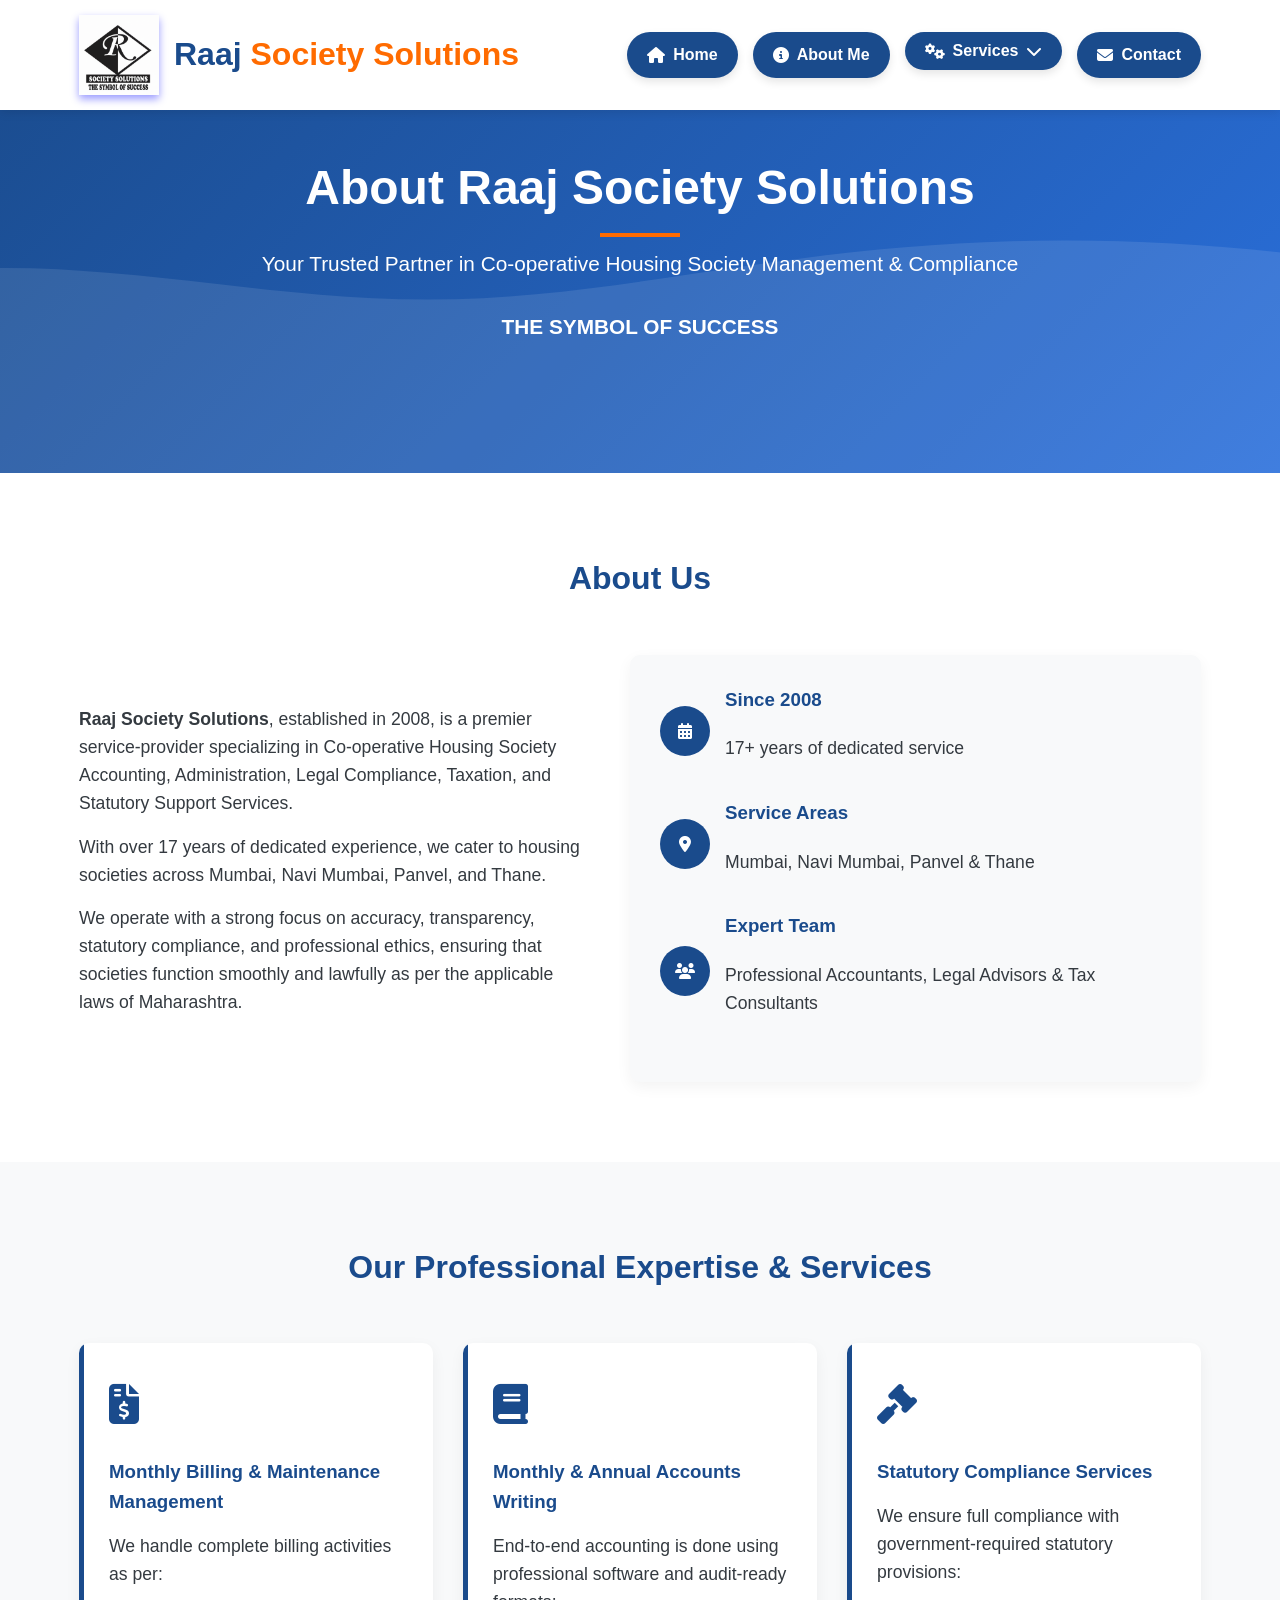
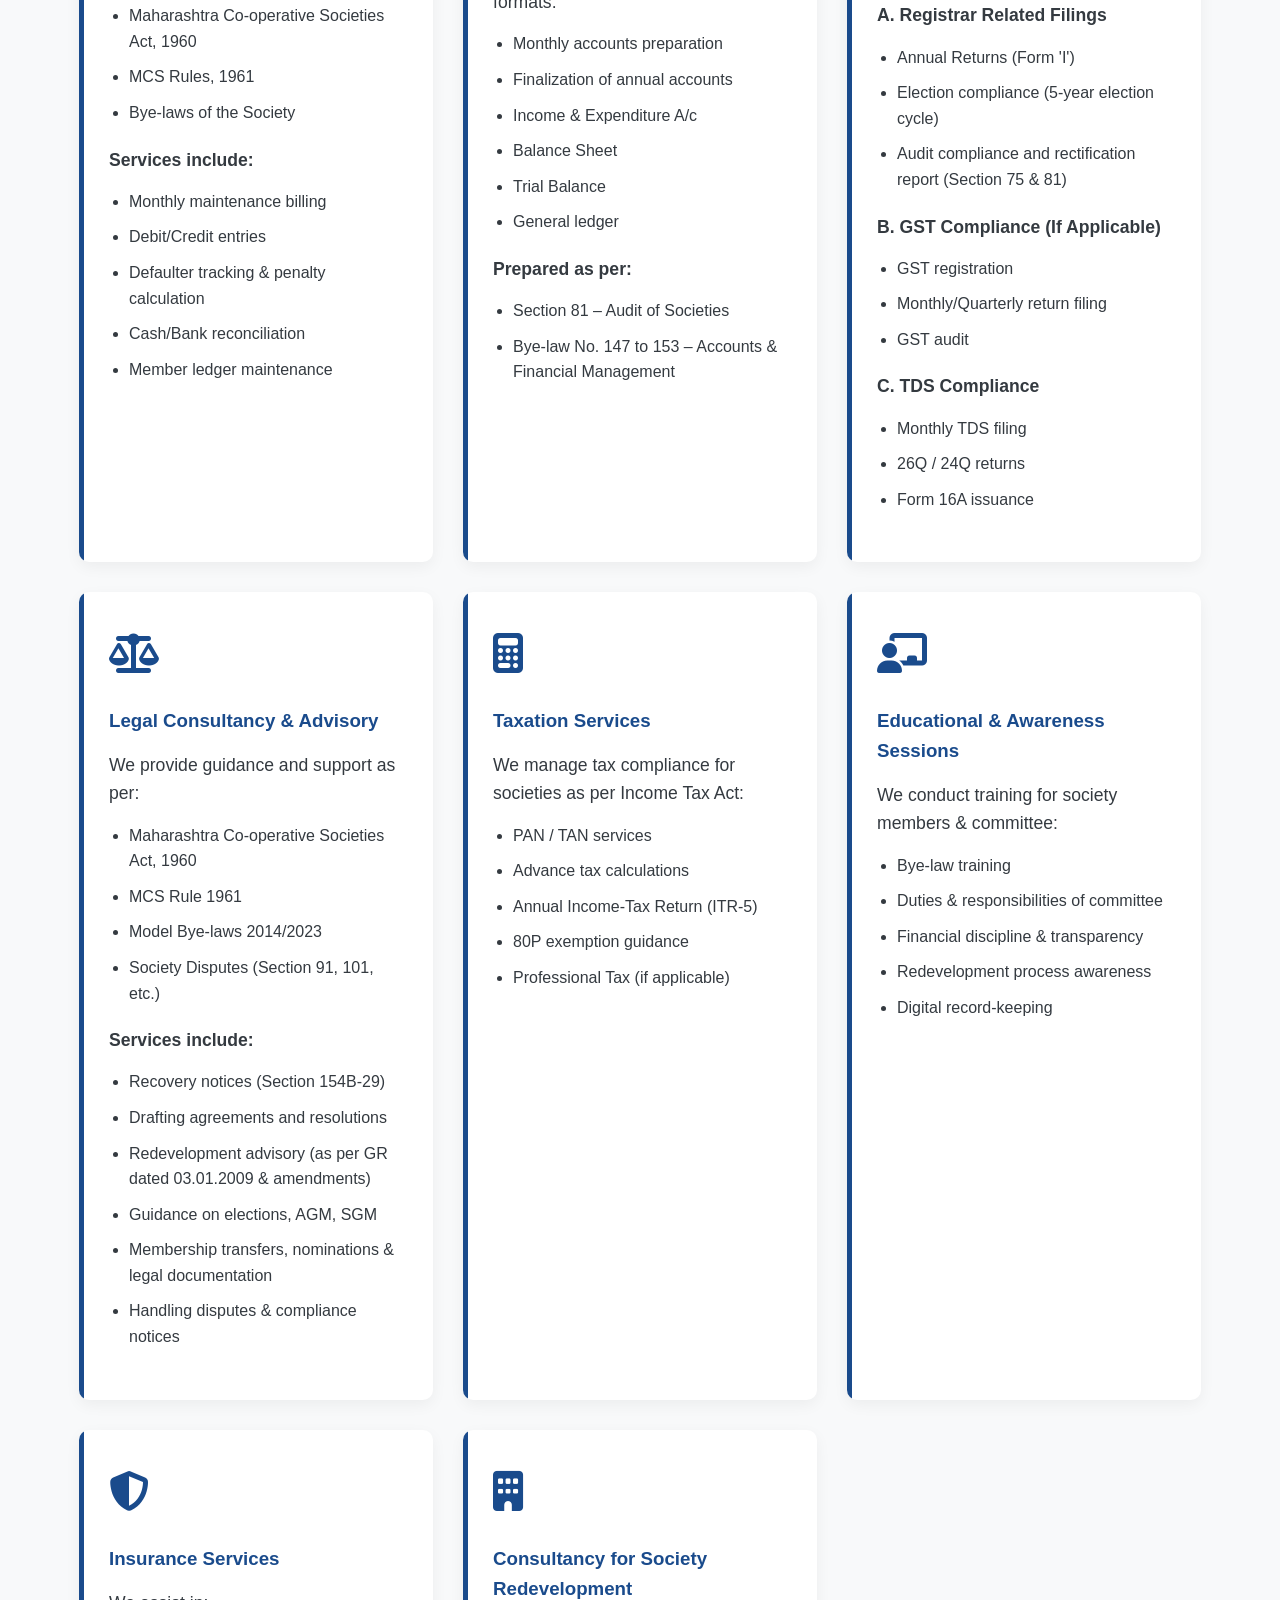
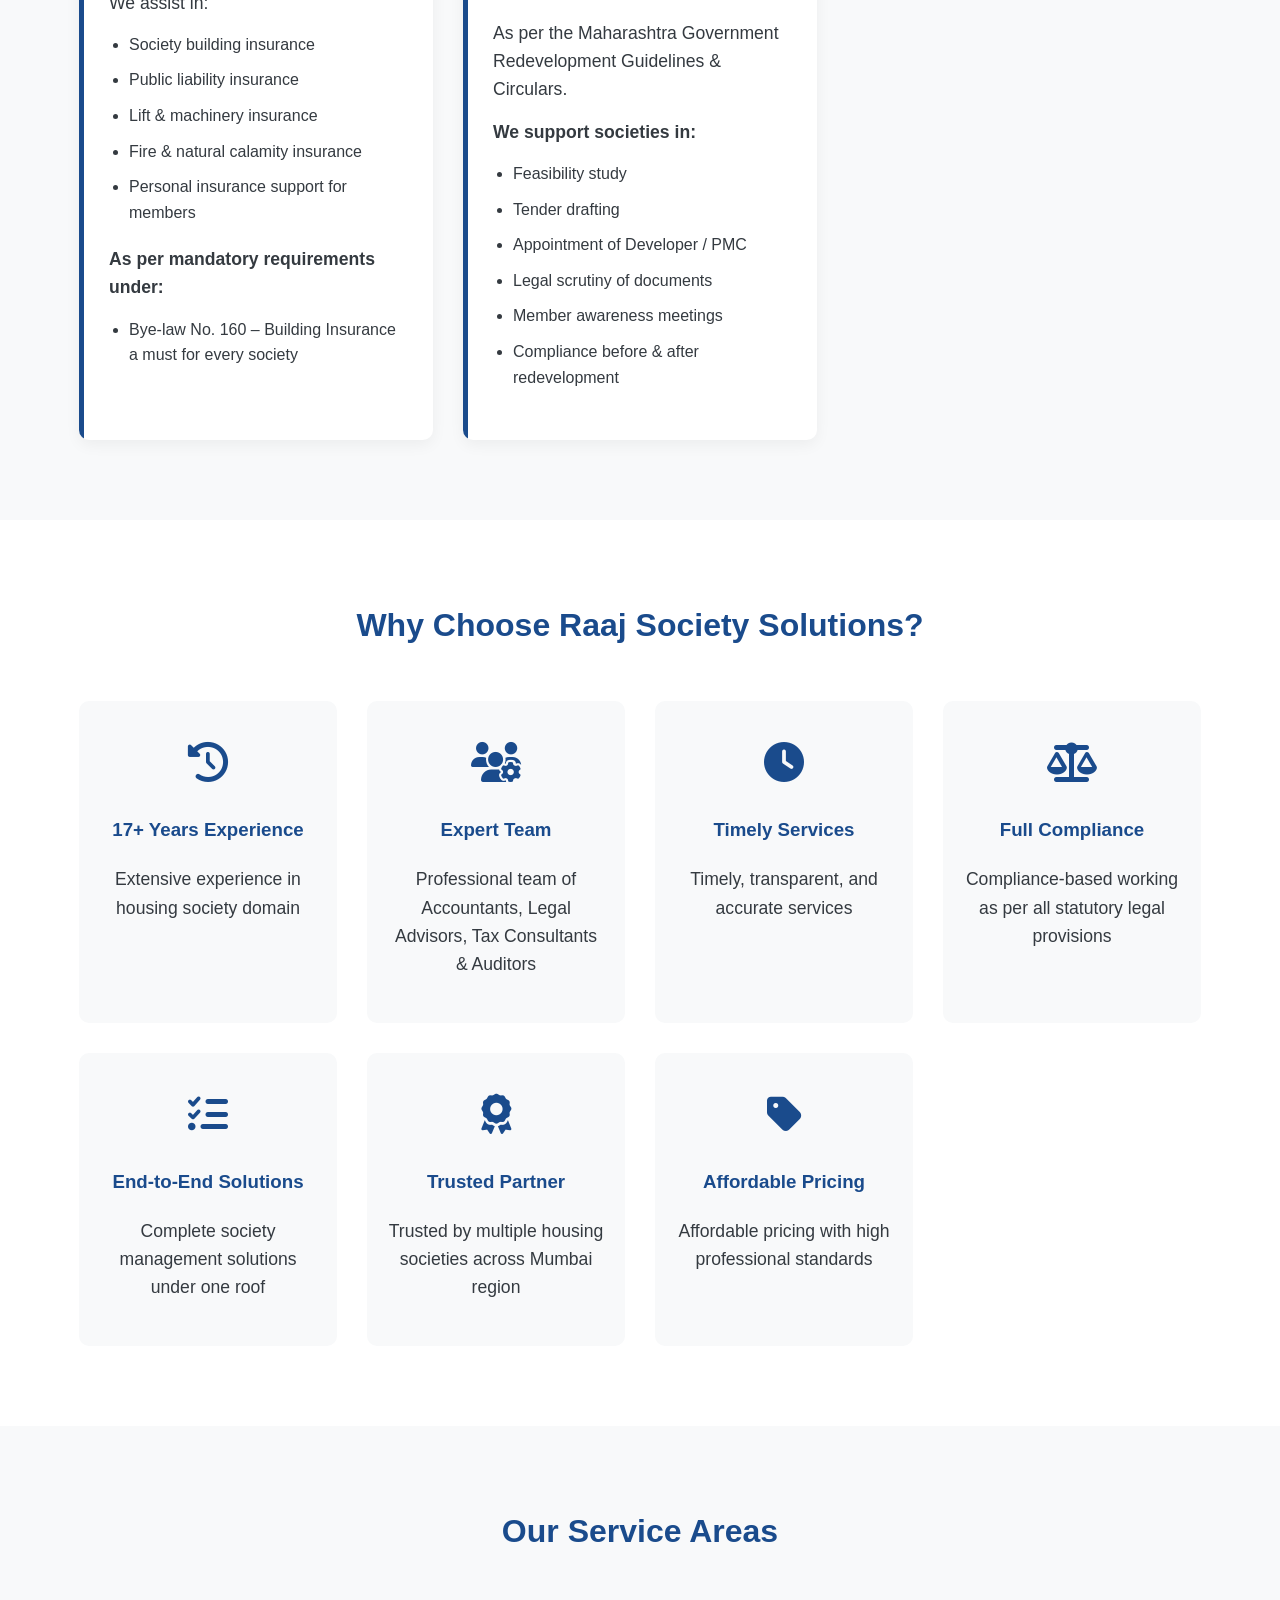
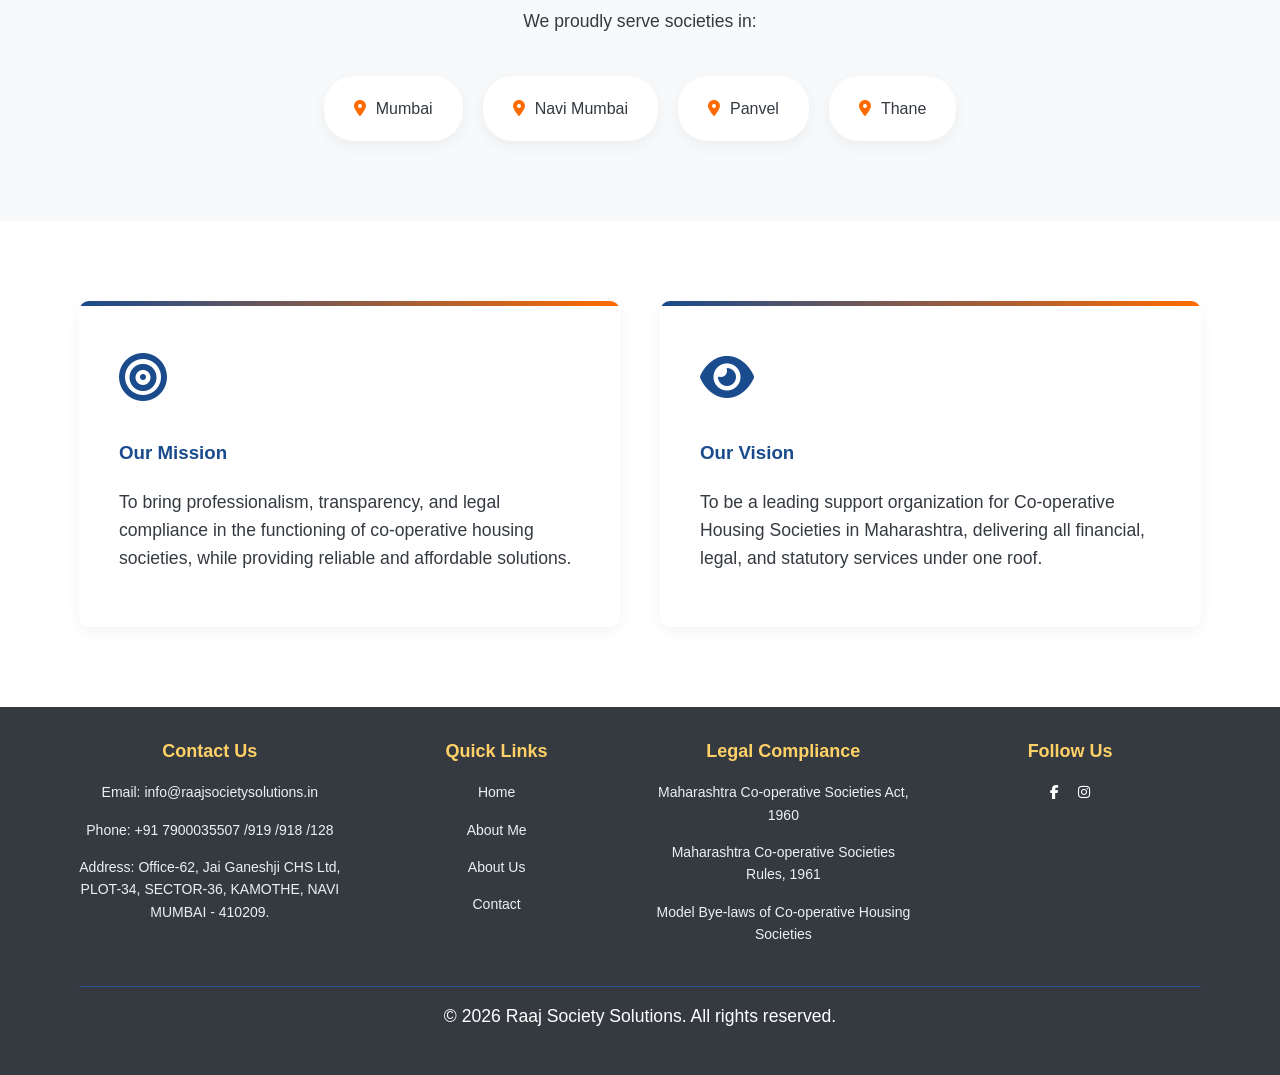
<file: about-us.html>
<!DOCTYPE html>
<html lang="en">
<head>
    <meta charset="UTF-8">
    <meta name="viewport" content="width=device-width, initial-scale=1.0">
    <title>About Us - Raaj Society Solutions</title>
    <link rel="stylesheet" href="https://cdnjs.cloudflare.com/ajax/libs/font-awesome/6.4.0/css/all.min.css">
    <style>
        /* Base Styles */
        :root {
            --primary: #1a4b8c;
            --secondary: #2a6fdb;
            --accent: #ff6b00;
            --light: #f8f9fa;
            --dark: #343a40;
            --gray: #6c757d;
            --transition: all 0.3s ease;
        }
        
        * {
            margin: 0;
            padding: 0;
            box-sizing: border-box;
            font-family: 'Segoe UI', Tahoma, Geneva, Verdana, sans-serif;
        }
        
        html {
            scroll-behavior: smooth;
        }
        
        body {
            background-color: #f5f7fa;
            color: var(--dark);
            line-height: 1.6;
        }
        
        .container {
            width: 90%;
            max-width: 1200px;
            margin: 0 auto;
            padding: 0 15px;
        }
        
        section {
            padding: 80px 0;
        }
        
        h1, h2, h3, h4 {
            margin-bottom: 20px;
            color: var(--primary);
        }
        
        h1 {
            font-size: 2.5rem;
            position: relative;
            display: inline-block;
        }
        
        h1:after {
            content: '';
            position: absolute;
            bottom: -10px;
            left: 0;
            width: 80px;
            height: 4px;
            background: var(--accent);
        }
        
        h2 {
            font-size: 2rem;
            text-align: center;
            margin-bottom: 50px;
        }
        
        p {
            margin-bottom: 15px;
            font-size: 1.1rem;
        }
        
        ul {
            padding-left: 20px;
            margin-bottom: 20px;
        }
        
        li {
            margin-bottom: 10px;
        }
        
        /* Header Styles */
        header {
            background-color: white;
            box-shadow: 0 2px 10px rgba(0,0,0,0.1);
            position: fixed;
            width: 100%;
            top: 0;
            z-index: 1000;
        }
        
        .header-content {
            display: flex;
            justify-content: space-between;
            align-items: center;
            padding: 15px 0;
        }
        
        .logo-container {
            display: flex;
            align-items: center;
            z-index: 1002;
        }
        
        img {
            width: 80px;
            height: 80px;
            background-color: var(--primary);
            display: flex;
            align-items: center;
            justify-content: center;
            color: white;
            font-weight: bold;
            font-size: 1.5rem;
            margin-right: 15px;
            box-shadow: 0 4px 8px rgba(4, 8, 255, 0.4);
            transition: var(--transition);
        }
        
        .logo:hover {
            transform: rotate(10deg) scale(1.05);
            box-shadow: 0 6px 12px rgba(0, 0, 0, 0.3);
        }
        
        .logo-text {
            font-size: 2rem;
            font-weight: 700;
            color: var(--primary);
        }
        
        .logo-text span {
            color: var(--accent);
        }
        
        /* Hamburger Menu Button */
        .hamburger-menu {
            display: none;
            flex-direction: column;
            justify-content: space-between;
            width: 30px;
            height: 21px;
            background: transparent;
            border: none;
            cursor: pointer;
            padding: 0;
            z-index: 1002;
        }
        
        .hamburger-menu span {
            width: 100%;
            height: 3px;
            background-color: var(--primary);
            transition: var(--transition);
            border-radius: 3px;
        }
        
        .hamburger-menu.active span:nth-child(1) {
            transform: rotate(45deg) translate(6px, 6px);
        }
        
        .hamburger-menu.active span:nth-child(2) {
            opacity: 0;
        }
        
        .hamburger-menu.active span:nth-child(3) {
            transform: rotate(-45deg) translate(6px, -6px);
        }
        
        /* Navigation Buttons */
        .nav-buttons {
            display: flex;
            gap: 15px;
        }
        
        .home-btn, .services-btn, .login-btn {
            background-color: var(--primary);
            color: white;
            padding: 10px 20px;
            border-radius: 30px;
            text-decoration: none;
            font-weight: 600;
            transition: var(--transition);
            display: flex;
            align-items: center;
            gap: 8px;
            box-shadow: 0 4px 8px rgba(0,0,0,0.1);
            border: none;
            cursor: pointer;
            font-size: 1rem;
        }
        
        .home-btn:hover, .services-btn:hover, .login-btn:hover {
            background-color: var(--secondary);
            transform: translateY(-3px);
            box-shadow: 0 6px 12px rgba(0,0,0,0.15);
        }
        
        /* Services Dropdown */
        .services-dropdown {
            position: relative;
        }
        
        .dropdown-content {
            position: absolute;
            top: 100%;
            left: 0;
            width: 280px;
            background-color: white;
            box-shadow: 0 8px 25px rgba(0,0,0,0.15);
            border-radius: 10px;
            padding: 15px 0;
            z-index: 1001;
            opacity: 0;
            visibility: hidden;
            transform: translateY(10px);
            transition: var(--transition);
            margin-top: 10px;
        }
        
        .services-dropdown:hover .dropdown-content {
            opacity: 1;
            visibility: visible;
            transform: translateY(0);
        }
        
        .dropdown-content:before {
            content: '';
            position: absolute;
            top: -8px;
            left: 25px;
            width: 16px;
            height: 16px;
            background-color: white;
            transform: rotate(45deg);
            box-shadow: -3px -3px 5px rgba(0,0,0,0.04);
        }
        
        .dropdown-item {
            display: flex;
            align-items: center;
            padding: 12px 25px;
            text-decoration: none;
            color: var(--dark);
            transition: var(--transition);
            border-left: 4px solid transparent;
        }
        
        .dropdown-item:hover {
            background-color: rgba(26, 75, 140, 0.05);
            border-left-color: var(--accent);
            color: var(--primary);
            padding-left: 30px;
        }
        
        .dropdown-icon {
            width: 30px;
            color: var(--primary);
            font-size: 1.1rem;
            margin-right: 12px;
        }
        
        .dropdown-item:hover .dropdown-icon {
            color: var(--accent);
        }
        
        .dropdown-text {
            flex: 1;
            font-weight: 500;
        }
        
        .dropdown-arrow {
            font-size: 0.8rem;
            color: var(--gray);
            transition: var(--transition);
        }
        
        .dropdown-item:hover .dropdown-arrow {
            color: var(--accent);
            transform: translateX(3px);
        }
        
        /* Mobile Menu Overlay */
        .mobile-menu-overlay {
            position: fixed;
            top: 0;
            left: 0;
            width: 100%;
            height: 100%;
            background-color: rgba(255, 255, 255, 0.98);
            z-index: 1001;
            display: flex;
            flex-direction: column;
            justify-content: center;
            align-items: center;
            opacity: 0;
            visibility: hidden;
            transition: var(--transition);
            padding: 20px;
        }
        
        .mobile-menu-overlay.active {
            opacity: 1;
            visibility: visible;
        }
        
        .mobile-nav-buttons {
            display: flex;
            flex-direction: column;
            gap: 20px;
            width: 100%;
            max-width: 400px;
        }
        
        .mobile-menu-overlay .home-btn,
        .mobile-menu-overlay .login-btn {
            width: 100%;
            justify-content: center;
            padding: 15px;
            font-size: 1.2rem;
        }
        
        .mobile-menu-overlay .services-dropdown {
            width: 100%;
        }
        
        .mobile-menu-overlay .services-btn {
            width: 100%;
            justify-content: center;
            padding: 15px;
            font-size: 1.2rem;
        }
        
        .mobile-menu-overlay .dropdown-content {
            position: relative;
            top: 0;
            left: 0;
            width: 100%;
            margin-top: 10px;
            box-shadow: none;
            background-color: rgba(26, 75, 140, 0.05);
            border-radius: 10px;
            opacity: 1;
            visibility: visible;
            transform: translateY(0);
            display: none;
        }
        
        .mobile-menu-overlay .dropdown-content.active {
            display: block;
        }
        
        .mobile-menu-overlay .dropdown-content:before {
            display: none;
        }
        
        .mobile-menu-overlay .dropdown-item {
            padding: 15px 20px;
            font-size: 1.1rem;
        }
        
        /* Hero Section */
        .hero {
            background: linear-gradient(135deg, var(--primary) 0%, var(--secondary) 100%);
            color: white;
            padding: 150px 0 100px;
            text-align: center;
            position: relative;
            overflow: hidden;
        }
        
        .hero:before {
            content: '';
            position: absolute;
            top: 0;
            left: 0;
            width: 100%;
            height: 100%;
            background: url('data:image/svg+xml;utf8,<svg xmlns="http://www.w3.org/2000/svg" viewBox="0 0 1440 320"><path fill="%23ffffff" fill-opacity="0.1" d="M0,224L48,213.3C96,203,192,181,288,181.3C384,181,480,203,576,202.7C672,203,768,181,864,170.7C960,160,1056,160,1152,170.7C1248,181,1344,203,1392,213.3L1440,224L1440,320L1392,320C1344,320,1248,320,1152,320C1056,320,960,320,864,320C768,320,672,320,576,320C480,320,384,320,288,320C192,320,96,320,48,320L0,320Z"></path></svg>');
            background-size: cover;
            background-position: center;
        }
        
        .hero-content {
            position: relative;
            z-index: 1;
            max-width: 800px;
            margin: 0 auto;
        }
        
        .hero h1 {
            color: white;
            font-size: 3rem;
            margin-bottom: 20px;
            animation: fadeInUp 1s ease;
        }
        
        .hero h1:after {
            background: var(--accent);
            left: 50%;
            transform: translateX(-50%);
        }
        
        .hero p {
            font-size: 1.3rem;
            margin-bottom: 30px;
            animation: fadeInUp 1s ease 0.3s both;
        }
        
        .tagline {
            font-style: none;
            font-weight: 500;
            margin-top: 20px;
            animation: fadeInUp 1s ease 0.6s both;
        }
        
        /* About Section */
        .about {
            background-color: white;
        }
        
        .about-content {
            display: flex;
            flex-wrap: wrap;
            gap: 40px;
            align-items: center;
        }
        
        .about-text {
            flex: 1;
            min-width: 300px;
        }
        
        .about-highlights {
            flex: 1;
            min-width: 300px;
            background-color: var(--light);
            padding: 30px;
            border-radius: 10px;
            box-shadow: 0 5px 15px rgba(0,0,0,0.05);
            transition: var(--transition);
        }
        
        .about-highlights:hover {
            transform: translateY(-10px);
            box-shadow: 0 15px 30px rgba(0,0,0,0.1);
        }
        
        .highlight-item {
            display: flex;
            align-items: center;
            margin-bottom: 20px;
        }
        
        .highlight-icon {
            width: 50px;
            height: 50px;
            background-color: var(--primary);
            color: white;
            border-radius: 50%;
            display: flex;
            align-items: center;
            justify-content: center;
            margin-right: 15px;
            flex-shrink: 0;
            transition: var(--transition);
        }
        
        .highlight-item:hover .highlight-icon {
            background-color: var(--accent);
            transform: rotate(15deg);
        }
        
        /* Services Section */
        .services {
            background-color: var(--light);
        }
        
        .services-grid {
            display: grid;
            grid-template-columns: repeat(auto-fill, minmax(300px, 1fr));
            gap: 30px;
        }
        
        .service-card {
            background-color: white;
            border-radius: 10px;
            padding: 30px;
            box-shadow: 0 5px 15px rgba(0,0,0,0.05);
            transition: var(--transition);
            position: relative;
            overflow: hidden;
        }
        
        .service-card:before {
            content: '';
            position: absolute;
            top: 0;
            left: 0;
            width: 5px;
            height: 100%;
            background-color: var(--primary);
            transition: var(--transition);
        }
        
        .service-card:hover {
            transform: translateY(-10px);
            box-shadow: 0 15px 30px rgba(0,0,0,0.1);
        }
        
        .service-card:hover:before {
            width: 100%;
            opacity: 0.1;
        }
        
        .service-icon {
            font-size: 2.5rem;
            color: var(--primary);
            margin-bottom: 20px;
            transition: var(--transition);
        }
        
        .service-card:hover .service-icon {
            color: var(--accent);
            transform: scale(1.1);
        }
        
        .service-card h3 {
            margin-bottom: 15px;
            transition: var(--transition);
        }
        
        .service-card:hover h3 {
            color: var(--secondary);
        }
        
        /* Why Choose Us Section */
        .why-choose {
            background-color: white;
        }
        
        .benefits {
            display: grid;
            grid-template-columns: repeat(auto-fill, minmax(250px, 1fr));
            gap: 30px;
        }
        
        .benefit-item {
            text-align: center;
            padding: 30px 20px;
            border-radius: 10px;
            background-color: var(--light);
            transition: var(--transition);
        }
        
        .benefit-item:hover {
            background-color: var(--primary);
            color: white;
            transform: translateY(-10px);
        }
        
        .benefit-item:hover h3,
        .benefit-item:hover p {
            color: white;
        }
        
        .benefit-icon {
            font-size: 2.5rem;
            color: var(--primary);
            margin-bottom: 20px;
            transition: var(--transition);
        }
        
        .benefit-item:hover .benefit-icon {
            color: white;
            transform: scale(1.2);
        }
        
        /* Service Areas Section */
        .service-areas {
            background-color: var(--light);
        }
        
        .areas-container {
            display: flex;
            flex-wrap: wrap;
            justify-content: center;
            gap: 20px;
        }
        
        .area-item {
            background-color: white;
            padding: 20px 30px;
            border-radius: 30px;
            box-shadow: 0 5px 15px rgba(0,0,0,0.05);
            transition: var(--transition);
            display: flex;
            align-items: center;
            gap: 10px;
        }
        
        .area-item:hover {
            background-color: var(--primary);
            color: white;
            transform: translateY(-5px);
            box-shadow: 0 10px 20px rgba(0,0,0,0.1);
        }
        
        .area-icon {
            color: var(--accent);
            transition: var(--transition);
        }
        
        .area-item:hover .area-icon {
            color: white;
        }
        
        /* Mission Vision Section */
        .mission-vision {
            background-color: white;
        }
        
        .mv-container {
            display: flex;
            flex-wrap: wrap;
            gap: 40px;
        }
        
        .mv-card {
            flex: 1;
            min-width: 300px;
            padding: 40px;
            border-radius: 10px;
            box-shadow: 0 5px 15px rgba(0,0,0,0.05);
            transition: var(--transition);
            position: relative;
            overflow: hidden;
        }
        
        .mv-card:before {
            content: '';
            position: absolute;
            top: 0;
            left: 0;
            width: 100%;
            height: 5px;
            background: linear-gradient(to right, var(--primary), var(--accent));
        }
        
        .mv-card:hover {
            transform: translateY(-10px);
            box-shadow: 0 15px 30px rgba(0,0,0,0.1);
        }
        
        .mv-icon {
            font-size: 3rem;
            color: var(--primary);
            margin-bottom: 20px;
            transition: var(--transition);
        }
        
        .mv-card:hover .mv-icon {
            color: var(--accent);
            transform: scale(1.1);
        }
        
        /* Footer */
        footer {
            background: var(--dark);
            color: white;
            padding: 30px 0;
            text-align: center;
        }
        
        .footer-content {
            display: flex;
            justify-content: space-between;
            flex-wrap: wrap;
            gap: 25px;
            margin-bottom: 25px;
        }
        
        .footer-section {
            flex: 1;
            min-width: 200px;
        }
        
        .footer-section h3 {
            font-size: 18px;
            margin-bottom: 15px;
            color: #ffd166;
        }
        
        .footer-section p, .footer-section a {
            color: #ecf0f1;
            line-height: 1.6;
            font-size: 14px;
        }
        
        .footer-section a {
            text-decoration: none;
            transition: all 0.3s ease;
            position: relative;
        }
        
        .footer-section a::after {
            content: '';
            position: absolute;
            bottom: -2px;
            left: 0;
            width: 0;
            height: 1px;
            background: #ffd166;
            transition: width 0.3s ease;
        }
        
        .footer-section a:hover::after {
            width: 100%;
        }
        
        .footer-section p:hover {
            color: #ffd166;
        }
        
        .footer-bottom {
            border-top: 1px solid #2a5298;
            padding-top: 15px;
            font-size: 13px;
        }
        
        /* Animations */
        @keyframes fadeInUp {
            from {
                opacity: 0;
                transform: translateY(30px);
            }
            to {
                opacity: 1;
                transform: translateY(0);
            }
        }
        
        .fade-in {
            opacity: 0;
            transform: translateY(30px);
            transition: opacity 0.6s ease, transform 0.6s ease;
        }
        
        .fade-in.visible {
            opacity: 1;
            transform: translateY(0);
        }
        
        /* Responsive Styles */
        @media (max-width: 992px) {
            .hamburger-menu {
                display: flex;
            }
            
            .nav-buttons {
                display: none;
            }
            
            .mobile-menu-overlay .dropdown-content {
                position: relative;
                top: 0;
                left: 0;
                width: 100%;
                margin-top: 10px;
                box-shadow: none;
                background-color: rgba(26, 75, 140, 0.05);
                border-radius: 10px;
            }
        }
        
        @media (max-width: 768px) {
            h1 {
                font-size: 2rem;
            }
            
            h2 {
                font-size: 1.8rem;
            }
            
            .hero h1 {
                font-size: 2.2rem;
            }
            
            .hero p {
                font-size: 1.1rem;
            }
            
            section {
                padding: 60px 0;
            }
            
            .header-content {
                padding: 10px 0;
            }
            
            .logo-text {
                font-size: 1.5rem;
            }
            
            img {
                width: 60px;
                height: 60px;
                font-size: 1.2rem;
            }
        }
        
        @media (max-width: 576px) {
            .logo-text {
                font-size: 1.2rem;
            }
            
            img {
                width: 50px;
                height: 50px;
                margin-right: 10px;
            }
        }

            /* Team Section */
    .team-section {
        background: #f8f9fa;
    }

    .team-grid {
        display: grid;
        grid-template-columns: repeat(auto-fit, minmax(250px, 1fr));
        gap: 30px;
    }

    .team-card {
        background: #ffffff;
        border-radius: 15px;
        overflow: hidden;
        text-align: center;
        cursor: pointer;
        box-shadow: 0 8px 20px rgba(0, 0, 0, 0.10);
        transition: all 0.35s ease;
        position: relative;
    }

    .team-card:hover {
        transform: translateY(-10px);
        box-shadow: 0 16px 30px rgba(0, 0, 0, 0.18);
    }

    .team-photo {
        width: 100% !important;
        height: 280px !important;
        object-fit: cover;
        margin: 0 !important;
        box-shadow: none !important;
        display: block;
        transition: 0.35s ease;
    }

    .team-card:hover .team-photo {
        transform: scale(1.06);
    }

    .team-image-box {
        overflow: hidden;
        position: relative;
    }

    .team-image-box::after {
        content: "Click to view details";
        position: absolute;
        left: 0;
        bottom: 0;
        width: 100%;
        padding: 12px;
        color: white;
        background: rgba(26, 75, 140, 0.88);
        opacity: 0;
        transition: 0.3s ease;
        font-weight: 600;
    }

    .team-card:hover .team-image-box::after {
        opacity: 1;
    }

    .team-info {
        padding: 22px;
    }

    .team-info h3 {
        margin-bottom: 8px;
        color: var(--primary);
    }

    .team-info p {
        color: var(--gray);
        font-size: 15px;
        margin: 0;
    }

    /* Team Details Popup */
    .team-modal {
        display: none;
        position: fixed;
        inset: 0;
        z-index: 3000;
        background: rgba(0, 0, 0, 0.75);
        padding: 20px;
        align-items: center;
        justify-content: center;
    }

    .team-modal-content {
        width: min(720px, 100%);
        max-height: 90vh;
        overflow-y: auto;
        background: white;
        border-radius: 15px;
        position: relative;
        padding: 35px;
        animation: popupShow 0.3s ease;
    }

    @keyframes popupShow {
        from {
            opacity: 0;
            transform: scale(0.85);
        }

        to {
            opacity: 1;
            transform: scale(1);
        }
    }

    .team-close-btn {
        position: absolute;
        top: 14px;
        right: 16px;
        width: 38px;
        height: 38px;
        border: none;
        border-radius: 50%;
        background: #e63946;
        color: white;
        font-size: 24px;
        cursor: pointer;
    }

    .team-modal-body {
        display: flex;
        gap: 28px;
        align-items: center;
    }

    .team-modal-photo {
        width: 180px !important;
        height: 180px !important;
        object-fit: cover;
        border-radius: 50%;
        margin: 0 !important;
        box-shadow: 0 5px 15px rgba(0, 0, 0, 0.18) !important;
    }

    .team-modal-text {
        flex: 1;
    }

    .team-modal-text h2 {
        text-align: left;
        margin-bottom: 8px;
    }

    .team-modal-text h4 {
        color: var(--accent);
        margin-bottom: 15px;
    }

    .team-modal-text p {
        color: #555;
        font-size: 16px;
    }

    @media (max-width: 600px) {
        .team-modal-body {
            flex-direction: column;
            text-align: center;
        }

        .team-modal-text h2 {
            text-align: center;
        }

        .team-photo {
            height: 250px !important;
        }
    }

    @media (max-width: 768px) {

        .team-section {
            padding: 55px 0;
        }

        .team-section h2 {
            font-size: 1.8rem;
            margin-bottom: 30px;
        }

        .team-grid {
            grid-template-columns: 1fr;
            gap: 22px;
        }

        .team-card {
            max-width: 420px;
            width: 100%;
            margin: auto;
        }

        .team-photo {
            height: 260px !important;
        }

        /* Hover text phone me hamesha dikh jayega */
        .team-image-box::after {
            opacity: 1;
            font-size: 14px;
            padding: 10px;
            background: rgba(26, 75, 140, 0.85);
            content: "Tap to view details";
        }

        /* Popup */
        .team-modal {
            padding: 12px;
            align-items: center;
        }

        .team-modal-content {
            width: 100%;
            max-height: 88vh;
            padding: 45px 22px 25px;
            border-radius: 14px;
        }

        .team-close-btn {
            top: 10px;
            right: 10px;
            width: 36px;
            height: 36px;
            font-size: 22px;
        }

        .team-modal-body {
            flex-direction: column;
            text-align: center;
            gap: 18px;
        }

        .team-modal-photo {
            width: 140px !important;
            height: 140px !important;
        }

        .team-modal-text h2 {
            font-size: 1.5rem;
            text-align: center;
            margin-bottom: 8px;
        }

        .team-modal-text h4 {
            font-size: 1rem;
            margin-bottom: 14px;
        }

        .team-modal-text p {
            font-size: 15px;
            line-height: 1.7;
            margin-bottom: 0;
        }
    }

    @media (max-width: 400px) {

        .team-photo {
            height: 225px !important;
        }

        .team-info {
            padding: 18px;
        }

        .team-info h3 {
            font-size: 1.2rem;
        }

        .team-modal-content {
            padding-left: 16px;
            padding-right: 16px;
        }

        .team-modal-photo {
            width: 115px !important;
            height: 115px !important;
        }
    }
    </style>
</head>
<body>
    <!-- Header -->
    <header>
        <div class="container">
            <div class="header-content">
                <div class="logo-container">
                    <img src="img/R LOGO.png" alt="">
                    <div class="logo-text">Raaj <span>Society Solutions</span></div>
                </div>
                
                <!-- Desktop Navigation -->
                <div class="nav-buttons">
                    <a href="index.html" class="home-btn">
                        <i class="fas fa-home"></i> Home
                    </a>
                    
                    <a href="about-me.html" class="home-btn">
                        <i class="fas fa-info-circle"></i> About Me
                    </a>

                    <!-- Services Dropdown -->
                    <div class="services-dropdown">
                        <button class="services-btn">
                            <i class="fas fa-cogs"></i> Services <i class="fas fa-chevron-down"></i>
                        </button>
                        <div class="dropdown-content">
                            <a href="accounts-services.html" class="dropdown-item">
                                <i class="fas fa-file-invoice-dollar dropdown-icon"></i>
                                <span class="dropdown-text">Accounts Services</span>
                                <i class="fas fa-chevron-right dropdown-arrow"></i>
                            </a>
                            <a href="audit-services.html" class="dropdown-item">
                                <i class="fas fa-search-dollar dropdown-icon"></i>
                                <span class="dropdown-text">Audit Services</span>
                                <i class="fas fa-chevron-right dropdown-arrow"></i>
                            </a>
                            <a href="statutory-services.html" class="dropdown-item">
                                <i class="fas fa-balance-scale dropdown-icon"></i>
                                <span class="dropdown-text">Statutory Services</span>
                                <i class="fas fa-chevron-right dropdown-arrow"></i>
                            </a>
                            <a href="educational-services.html" class="dropdown-item">
                                <i class="fas fa-chalkboard-teacher dropdown-icon"></i>
                                <span class="dropdown-text">Awareness & Training Services</span>
                                <i class="fas fa-chevron-right dropdown-arrow"></i>
                            </a>
                            <a href="insurance-services.html" class="dropdown-item">
                                <i class="fas fa-shield-alt dropdown-icon"></i>
                                <span class="dropdown-text">Insurance Services</span>
                                <i class="fas fa-chevron-right dropdown-arrow"></i>
                            </a>
                            <a href="legal-consultancy.html" class="dropdown-item">
                                <i class="fas fa-gavel dropdown-icon"></i>
                                <span class="dropdown-text">Legal Consultancy</span>
                                <i class="fas fa-chevron-right dropdown-arrow"></i>
                            </a>
                            <a href="taxation-consultancy.html" class="dropdown-item">
                                <i class="fas fa-calculator dropdown-icon"></i>
                                <span class="dropdown-text">Taxation Consultancy</span>
                                <i class="fas fa-chevron-right dropdown-arrow"></i>
                            </a>
                            <a href="election-services.html" class="dropdown-item">
                                <i class="fas fa-tasks dropdown-icon"></i>
                                <span class="dropdown-text">Election Services</span>
                                <i class="fas fa-chevron-right dropdown-arrow"></i>
                            </a>
                        </div>
                    </div>
                    
                    <a href="login.html" class="login-btn">
                        <i class="fas fa-envelope"></i> Contact
                    </a>
                </div>
                
                <!-- Hamburger Menu Button -->
                <button class="hamburger-menu" id="hamburger-menu">
                    <span></span>
                    <span></span>
                    <span></span>
                </button>
            </div>
        </div>
        
        <!-- Mobile Menu Overlay -->
        <div class="mobile-menu-overlay" id="mobile-menu-overlay">
            <div class="mobile-nav-buttons">
                <a href="index.html" class="home-btn">
                    <i class="fas fa-home"></i> Home
                </a>
                
                <!-- Services Dropdown for Mobile -->
                <div class="services-dropdown">
                    <button class="services-btn" id="mobile-services-btn">
                        <i class="fas fa-cogs"></i> Services <i class="fas fa-chevron-down"></i>
                    </button>
                    <div class="dropdown-content" id="mobile-dropdown-content">
                        <a href="accounts-services.html" class="dropdown-item">
                            <i class="fas fa-file-invoice-dollar dropdown-icon"></i>
                            <span class="dropdown-text">Accounts Services</span>
                            <i class="fas fa-chevron-right dropdown-arrow"></i>
                        </a>
                        <a href="audit-services.html" class="dropdown-item">
                            <i class="fas fa-search-dollar dropdown-icon"></i>
                            <span class="dropdown-text">Audit Services</span>
                            <i class="fas fa-chevron-right dropdown-arrow"></i>
                        </a>
                        <a href="statutory-services.html" class="dropdown-item">
                            <i class="fas fa-balance-scale dropdown-icon"></i>
                            <span class="dropdown-text">Statutory Services</span>
                            <i class="fas fa-chevron-right dropdown-arrow"></i>
                        </a>
                        <a href="educational-services.html" class="dropdown-item">
                            <i class="fas fa-chalkboard-teacher dropdown-icon"></i>
                            <span class="dropdown-text">Awareness & Training Services</span>
                            <i class="fas fa-chevron-right dropdown-arrow"></i>
                        </a>
                        <a href="insurance-services.html" class="dropdown-item">
                            <i class="fas fa-shield-alt dropdown-icon"></i>
                            <span class="dropdown-text">Insurance Services</span>
                            <i class="fas fa-chevron-right dropdown-arrow"></i>
                        </a>
                        <a href="legal-consultancy.html" class="dropdown-item">
                            <i class="fas fa-gavel dropdown-icon"></i>
                            <span class="dropdown-text">Legal Consultancy</span>
                            <i class="fas fa-chevron-right dropdown-arrow"></i>
                        </a>
                        <a href="taxation-consultancy.html" class="dropdown-item">
                            <i class="fas fa-calculator dropdown-icon"></i>
                            <span class="dropdown-text">Taxation Consultancy</span>
                            <i class="fas fa-chevron-right dropdown-arrow"></i>
                        </a>
                        <a href="election-services.html" class="dropdown-item">
                            <i class="fas fa-tasks dropdown-icon"></i>
                            <span class="dropdown-text">Election Services</span>
                            <i class="fas fa-chevron-right dropdown-arrow"></i>
                        </a>
                    </div>
                </div>
                
                <a href="login.html" class="login-btn">
                    <i class="fas fa-envelope"></i> Contact
                </a>
            </div>
        </div>
    </header>

    <!-- Hero Section -->
    <section class="hero">
        <div class="container">
            <div class="hero-content">
                <h1>About Raaj Society Solutions</h1>
                <p>Your Trusted Partner in Co-operative Housing Society Management & Compliance</p>
                <p class="tagline"><b>THE SYMBOL OF SUCCESS</b></p>
            </div>
        </div>
    </section>

    <!-- About Section -->
    <section class="about">
        <div class="container">
            <h2>About Us</h2>
            <div class="about-content">
                <div class="about-text">
                    <p><strong>Raaj Society Solutions</strong>, established in 2008, is a premier service-provider specializing in Co-operative Housing Society Accounting, Administration, Legal Compliance, Taxation, and Statutory Support Services.</p>
                    <p>With over 17 years of dedicated experience, we cater to housing societies across Mumbai, Navi Mumbai, Panvel, and Thane.</p>
                    <p>We operate with a strong focus on accuracy, transparency, statutory compliance, and professional ethics, ensuring that societies function smoothly and lawfully as per the applicable laws of Maharashtra.</p>
                </div>
                <div class="about-highlights">
                    <div class="highlight-item">
                        <div class="highlight-icon">
                            <i class="fas fa-calendar-alt"></i>
                        </div>
                        <div>
                            <h3>Since 2008</h3>
                            <p>17+ years of dedicated service</p>
                        </div>
                    </div>
                    <div class="highlight-item">
                        <div class="highlight-icon">
                            <i class="fas fa-map-marker-alt"></i>
                        </div>
                        <div>
                            <h3>Service Areas</h3>
                            <p>Mumbai, Navi Mumbai, Panvel & Thane</p>
                        </div>
                    </div>
                    <div class="highlight-item">
                        <div class="highlight-icon">
                            <i class="fas fa-users"></i>
                        </div>
                        <div>
                            <h3>Expert Team</h3>
                            <p>Professional Accountants, Legal Advisors & Tax Consultants</p>
                        </div>
                    </div>
                </div>
            </div>
        </div>
    </section>

    <!-- Services Section -->
    <section class="services">
        <div class="container">
            <h2>Our Professional Expertise & Services</h2>
            <div class="services-grid">
                <!-- Service 1 -->
                <div class="service-card fade-in">
                    <div class="service-icon">
                        <i class="fas fa-file-invoice-dollar"></i>
                    </div>
                    <h3>Monthly Billing & Maintenance Management</h3>
                    <p>We handle complete billing activities as per:</p>
                    <ul>
                        <li>Maharashtra Co-operative Societies Act, 1960</li>
                        <li>MCS Rules, 1961</li>
                        <li>Bye-laws of the Society</li>
                    </ul>
                    <p><b>Services include:</b></p>
                    <ul>
                        <li>Monthly maintenance billing</li>
                        <li>Debit/Credit entries</li>
                        <li>Defaulter tracking & penalty calculation</li>
                        <li>Cash/Bank reconciliation</li>
                        <li>Member ledger maintenance</li>
                    </ul>
                </div>
                
                <!-- Service 2 -->
                <div class="service-card fade-in">
                    <div class="service-icon">
                        <i class="fas fa-book"></i>
                    </div>
                    <h3>Monthly & Annual Accounts Writing</h3>
                    <p>End-to-end accounting is done using professional software and audit-ready formats:</p>
                    <ul>
                        <li>Monthly accounts preparation</li>
                        <li>Finalization of annual accounts</li>
                        <li>Income & Expenditure A/c</li>
                        <li>Balance Sheet</li>
                        <li>Trial Balance</li>
                        <li>General ledger</li>
                    </ul>
                    <p><b>Prepared as per:</b></p>
                    <ul>
                        <li>Section 81 – Audit of Societies</li>
                        <li>Bye-law No. 147 to 153 – Accounts & Financial Management</li>
                    </ul>
                </div>
                
                <!-- Service 3 -->
                <div class="service-card fade-in">
                    <div class="service-icon">
                        <i class="fas fa-gavel"></i>
                    </div>
                    <h3>Statutory Compliance Services</h3>
                    <p>We ensure full compliance with government-required statutory provisions:</p>
                    <p><strong>A. Registrar Related Filings</strong></p>
                    <ul>
                        <li>Annual Returns (Form 'I')</li>
                        <li>Election compliance (5-year election cycle)</li>
                        <li>Audit compliance and rectification report (Section 75 & 81)</li>
                    </ul>
                    <p><strong>B. GST Compliance (If Applicable)</strong></p>
                    <ul>
                        <li>GST registration</li>
                        <li>Monthly/Quarterly return filing</li>
                        <li>GST audit</li>
                    </ul>
                    <p><strong>C. TDS Compliance</strong></p>
                    <ul>
                        <li>Monthly TDS filing</li>
                        <li>26Q / 24Q returns</li>
                        <li>Form 16A issuance</li>
                    </ul>
                </div>
                
                <!-- Service 4 -->
                <div class="service-card fade-in">
                    <div class="service-icon">
                        <i class="fas fa-balance-scale"></i>
                    </div>
                    <h3>Legal Consultancy & Advisory</h3>
                    <p>We provide guidance and support as per:</p>
                    <ul>
                        <li>Maharashtra Co-operative Societies Act, 1960</li>
                        <li>MCS Rule 1961</li>
                        <li>Model Bye-laws 2014/2023</li>
                        <li>Society Disputes (Section 91, 101, etc.)</li>
                    </ul>
                    <p><b>Services include:</b></p>
                    <ul>
                        <li>Recovery notices (Section 154B-29)</li>
                        <li>Drafting agreements and resolutions</li>
                        <li>Redevelopment advisory (as per GR dated 03.01.2009 & amendments)</li>
                        <li>Guidance on elections, AGM, SGM</li>
                        <li>Membership transfers, nominations & legal documentation</li>
                        <li>Handling disputes & compliance notices</li>
                    </ul>
                </div>
                
                <!-- Service 5 -->
                <div class="service-card fade-in">
                    <div class="service-icon">
                        <i class="fas fa-calculator"></i>
                    </div>
                    <h3>Taxation Services</h3>
                    <p>We manage tax compliance for societies as per Income Tax Act:</p>
                    <ul>
                        <li>PAN / TAN services</li>
                        <li>Advance tax calculations</li>
                        <li>Annual Income-Tax Return (ITR-5)</li>
                        <li>80P exemption guidance</li>
                        <li>Professional Tax (if applicable)</li>
                    </ul>
                </div>
                
                <!-- Service 6 -->
                <div class="service-card fade-in">
                    <div class="service-icon">
                        <i class="fas fa-chalkboard-teacher"></i>
                    </div>
                    <h3>Educational & Awareness Sessions</h3>
                    <p>We conduct training for society members & committee:</p>
                    <ul>
                        <li>Bye-law training</li>
                        <li>Duties & responsibilities of committee</li>
                        <li>Financial discipline & transparency</li>
                        <li>Redevelopment process awareness</li>
                        <li>Digital record-keeping</li>
                    </ul>
                </div>
                
                <!-- Service 7 -->
                <div class="service-card fade-in">
                    <div class="service-icon">
                        <i class="fas fa-shield-alt"></i>
                    </div>
                    <h3>Insurance Services</h3>
                    <p>We assist in:</p>
                    <ul>
                        <li>Society building insurance</li>
                        <li>Public liability insurance</li>
                        <li>Lift & machinery insurance</li>
                        <li>Fire & natural calamity insurance</li>
                        <li>Personal insurance support for members</li>
                    </ul>
                    <p><B>As per mandatory requirements under:</B></p>
                    <ul>
                        <li>Bye-law No. 160 – Building Insurance a must for every society</li>
                    </ul>
                </div>
                
                <!-- Service 8 -->
                <div class="service-card fade-in">
                    <div class="service-icon">
                        <i class="fas fa-building"></i>
                    </div>
                    <h3>Consultancy for Society Redevelopment</h3>
                    <p>As per the Maharashtra Government Redevelopment Guidelines & Circulars.</p>
                    <p><B>We support societies in:</B></p>
                    <ul>
                        <li>Feasibility study</li>
                        <li>Tender drafting</li>
                        <li>Appointment of Developer / PMC</li>
                        <li>Legal scrutiny of documents</li>
                        <li>Member awareness meetings</li>
                        <li>Compliance before & after redevelopment</li>
                    </ul>
                </div>
            </div>
        </div>
    </section>

    <!-- Our Team Section -->
    <!-- <section class="team-section">
        <div class="container">

            <h2>Meet Our Team</h2>

            <div class="team-grid"> -->

                <!-- Team Member 1 -->
                <!-- <div class="team-card"
                     onclick="openTeamModal(
                        'Mr. N. P. Raaj Sir',
                        'Founder & Certified Auditor',
                        'img/profile_img_logo.jpeg',
                        'Mr. N. P. Raaj Sir is an experienced professional in housing society management. He provides guidance related to audits, statutory compliance, society elections, accounts, legal documentation, and administration.'
                     )">

                    <div class="team-image-box">
                        <img src="img/profile_img_logo.jpeg"
                             alt="Mr. N. P. Raaj Sir"
                             class="team-photo">
                    </div>

                    <div class="team-info">
                        <h3>Mr. N. P. Raaj Sir</h3>
                        <p>Founder & Certified Auditor</p>
                    </div>
                </div> -->

                <!-- Team Member 2 -->
                <!-- <div class="team-card"
                     onclick="openTeamModal(
                        'Team Member Name',
                        'Accounts Manager',
                        'img/team-member-2.jpg',
                        'Add this team member’s complete introduction here. Mention their experience, work responsibilities, qualifications, and services they handle for housing societies.'
                     )">

                    <div class="team-image-box">
                        <img src="img/team-member-2.jpg"
                             alt="Accounts Manager"
                             class="team-photo">
                    </div>

                    <div class="team-info">
                        <h3>Team Member Name</h3>
                        <p>Accounts Manager</p>
                    </div>
                </div> -->

                <!-- Team Member 3 -->
                <!-- <div class="team-card"
                     onclick="openTeamModal(
                        'Team Member Name',
                        'Legal Consultant',
                        'img/team-member-3.jpg',
                        'Add this team member’s complete introduction here. Mention their legal experience, society-related knowledge, and the services they provide.'
                     )">

                    <div class="team-image-box">
                        <img src="img/team-member-3.jpg"
                             alt="Legal Consultant"
                             class="team-photo">
                    </div>

                    <div class="team-info">
                        <h3>Team Member Name</h3>
                        <p>Legal Consultant</p>
                    </div>
                </div>

            </div>
        </div>
    </section> -->

    <!-- Why Choose Us Section -->
    <section class="why-choose">
        <div class="container">
            <h2>Why Choose Raaj Society Solutions?</h2>
            <div class="benefits">
                <div class="benefit-item fade-in">
                    <div class="benefit-icon">
                        <i class="fas fa-history"></i>
                    </div>
                    <h3>17+ Years Experience</h3>
                    <p>Extensive experience in housing society domain</p>
                </div>
                <div class="benefit-item fade-in">
                    <div class="benefit-icon">
                        <i class="fas fa-users-cog"></i>
                    </div>
                    <h3>Expert Team</h3>
                    <p>Professional team of Accountants, Legal Advisors, Tax Consultants & Auditors</p>
                </div>
                <div class="benefit-item fade-in">
                    <div class="benefit-icon">
                        <i class="fas fa-clock"></i>
                    </div>
                    <h3>Timely Services</h3>
                    <p>Timely, transparent, and accurate services</p>
                </div>
                <div class="benefit-item fade-in">
                    <div class="benefit-icon">
                        <i class="fas fa-balance-scale"></i>
                    </div>
                    <h3>Full Compliance</h3>
                    <p>Compliance-based working as per all statutory legal provisions</p>
                </div>
                <div class="benefit-item fade-in">
                    <div class="benefit-icon">
                        <i class="fas fa-tasks"></i>
                    </div>
                    <h3>End-to-End Solutions</h3>
                    <p>Complete society management solutions under one roof</p>
                </div>
                <div class="benefit-item fade-in">
                    <div class="benefit-icon">
                        <i class="fas fa-award"></i>
                    </div>
                    <h3>Trusted Partner</h3>
                    <p>Trusted by multiple housing societies across Mumbai region</p>
                </div>
                <div class="benefit-item fade-in">
                    <div class="benefit-icon">
                        <i class="fas fa-tag"></i>
                    </div>
                    <h3>Affordable Pricing</h3>
                    <p>Affordable pricing with high professional standards</p>
                </div>
            </div>
        </div>
    </section>

    <!-- Service Areas Section -->
    <section class="service-areas">
        <div class="container">
            <h2>Our Service Areas</h2>
            <p style="text-align: center; margin-bottom: 40px;">We proudly serve societies in:</p>
            <div class="areas-container">
                <div class="area-item fade-in">
                    <i class="fas fa-map-marker-alt area-icon"></i>
                    <span>Mumbai</span>
                </div>
                <div class="area-item fade-in">
                    <i class="fas fa-map-marker-alt area-icon"></i>
                    <span>Navi Mumbai</span>
                </div>
                <div class="area-item fade-in">
                    <i class="fas fa-map-marker-alt area-icon"></i>
                    <span>Panvel</span>
                </div>
                <div class="area-item fade-in">
                    <i class="fas fa-map-marker-alt area-icon"></i>
                    <span>Thane</span>
                </div>
            </div>
        </div>
    </section>

    <!-- Mission Vision Section -->
    <section class="mission-vision">
        <div class="container">
            <div class="mv-container">
                <div class="mv-card fade-in">
                    <div class="mv-icon">
                        <i class="fas fa-bullseye"></i>
                    </div>
                    <h3>Our Mission</h3>
                    <p>To bring professionalism, transparency, and legal compliance in the functioning of co-operative housing societies, while providing reliable and affordable solutions.</p>
                </div>
                <div class="mv-card fade-in">
                    <div class="mv-icon">
                        <i class="fas fa-eye"></i>
                    </div>
                    <h3>Our Vision</h3>
                    <p>To be a leading support organization for Co-operative Housing Societies in Maharashtra, delivering all financial, legal, and statutory services under one roof.</p>
                </div>
            </div>
        </div>
    </section>

    <!-- Footer -->
    <footer>
        <div class="container">
            <div class="footer-content">
                <div class="footer-section">
                    <h3>Contact Us</h3>
                    <p>Email: info@raajsocietysolutions.in</p>
                    <p>Phone: +91 7900035507 /919 /918 /128</p>
                    <p>Address: Office-62, Jai Ganeshji CHS Ltd, PLOT-34, SECTOR-36, KAMOTHE, NAVI MUMBAI - 410209.</p>
                </div>
                <div class="footer-section">
                    <h3>Quick Links</h3>
                    <p><a href="index.html">Home</a></p>
                    <p><a href="about-me.html">About Me</a></p>
                    <p><a href="about-us.html">About Us</a></p>
                    <p><a href="contact.html">Contact</a></p>
                </div>
                <div class="footer-section">
                    <h3>Legal Compliance</h3>
                    <p>Maharashtra Co-operative Societies Act, 1960</p>
                    <p>Maharashtra Co-operative Societies Rules, 1961</p>
                    <p>Model Bye-laws of Co-operative Housing Societies</p>
                </div>
                 <div class="footer-section">
                    <h3>Follow Us</h3>
                    <p>
                        <a href="https://www.facebook.com/raajsocietysolutions/" style="color: white; margin-right: 15px;"><i class="fab fa-facebook-f"></i></a>
                        <!-- <a href="https://twitter.com/raajsocietysolutions" style="color: white; margin-right: 15px;"><i class="fab fa-twitter"></i></a> -->
                        <!-- <a href="https://www.linkedin.com/in/raaj-society-solutions" style="color: white; margin-right: 15px;"><i class="fab fa-linkedin-in"></i></a> -->
                        <a href="https://www.instagram.com/raaj_society_solutions/" style="color: white;"><i class="fab fa-instagram"></i></a>
                    </p>
                </div>
            </div>
            <div class="footer-bottom">
                <p>&copy; 2026 Raaj Society Solutions. All rights reserved.</p>
            </div>
        </div>
    </footer>

    <!-- Team Details Popup -->
    <!-- <div class="team-modal" id="teamModal">
        <div class="team-modal-content">
        
            <button class="team-close-btn" onclick="closeTeamModal()">
                &times;
            </button>
        
            <div class="team-modal-body">
                <img id="modalTeamPhoto" src="" alt="Team Member" class="team-modal-photo">
            
                <div class="team-modal-text">
                    <h2 id="modalTeamName"></h2>
                    <h4 id="modalTeamRole"></h4>
                    <p id="modalTeamDetail"></p>
                </div>
            </div>
        
        </div>
    </div> -->

    <script>
        // Fade in animation on scroll
        document.addEventListener('DOMContentLoaded', function() {
            const fadeElements = document.querySelectorAll('.fade-in');
            
            const fadeInOnScroll = function() {
                fadeElements.forEach(element => {
                    const elementTop = element.getBoundingClientRect().top;
                    const elementVisible = 150;
                    
                    if (elementTop < window.innerHeight - elementVisible) {
                        element.classList.add('visible');
                    }
                });
            };
            
            // Check on load
            fadeInOnScroll();
            
            // Check on scroll
            window.addEventListener('scroll', fadeInOnScroll);
            
            // Mobile Menu Functionality
            const hamburgerMenu = document.getElementById('hamburger-menu');
            const mobileMenuOverlay = document.getElementById('mobile-menu-overlay');
            const mobileServicesBtn = document.getElementById('mobile-services-btn');
            const mobileDropdownContent = document.getElementById('mobile-dropdown-content');
            const body = document.body;
            
            // Toggle mobile menu
            hamburgerMenu.addEventListener('click', function() {
                hamburgerMenu.classList.toggle('active');
                mobileMenuOverlay.classList.toggle('active');
                
                // Prevent scrolling when menu is open
                if (mobileMenuOverlay.classList.contains('active')) {
                    body.style.overflow = 'hidden';
                } else {
                    body.style.overflow = 'auto';
                }
            });
            
            // Toggle services dropdown in mobile menu
            mobileServicesBtn.addEventListener('click', function(e) {
                e.preventDefault();
                e.stopPropagation();
                mobileDropdownContent.classList.toggle('active');
                
                // Rotate the chevron icon
                const chevron = mobileServicesBtn.querySelector('.fa-chevron-down');
                if (mobileDropdownContent.classList.contains('active')) {
                    chevron.style.transform = 'rotate(180deg)';
                } else {
                    chevron.style.transform = 'rotate(0deg)';
                }
            });
            
            // Close mobile menu when clicking on a link
            const mobileLinks = mobileMenuOverlay.querySelectorAll('a');
            mobileLinks.forEach(link => {
                link.addEventListener('click', function() {
                    hamburgerMenu.classList.remove('active');
                    mobileMenuOverlay.classList.remove('active');
                    body.style.overflow = 'auto';
                    
                    // Close dropdown if open
                    mobileDropdownContent.classList.remove('active');
                    const chevron = mobileServicesBtn.querySelector('.fa-chevron-down');
                    chevron.style.transform = 'rotate(0deg)';
                });
            });
            
            // Close menu when clicking outside
            document.addEventListener('click', function(e) {
                if (!hamburgerMenu.contains(e.target) && !mobileMenuOverlay.contains(e.target)) {
                    hamburgerMenu.classList.remove('active');
                    mobileMenuOverlay.classList.remove('active');
                    body.style.overflow = 'auto';
                    
                    // Close dropdown if open
                    mobileDropdownContent.classList.remove('active');
                    const chevron = mobileServicesBtn.querySelector('.fa-chevron-down');
                    chevron.style.transform = 'rotate(0deg)';
                }
            });
            
            // Handle window resize
            window.addEventListener('resize', function() {
                if (window.innerWidth > 992) {
                    // Close mobile menu on desktop
                    hamburgerMenu.classList.remove('active');
                    mobileMenuOverlay.classList.remove('active');
                    body.style.overflow = 'auto';
                    
                    // Close dropdown if open
                    mobileDropdownContent.classList.remove('active');
                    const chevron = mobileServicesBtn.querySelector('.fa-chevron-down');
                    chevron.style.transform = 'rotate(0deg)';
                }
            });
        });

        function openTeamModal(name, role, photo, detail) {
        document.getElementById("modalTeamName").textContent = name;
        document.getElementById("modalTeamRole").textContent = role;
        document.getElementById("modalTeamPhoto").src = photo;
        document.getElementById("modalTeamDetail").textContent = detail;

        document.getElementById("teamModal").style.display = "flex";
    }

    function closeTeamModal() {
        document.getElementById("teamModal").style.display = "none";
    }

    window.addEventListener("click", function (event) {
        const teamModal = document.getElementById("teamModal");

        if (event.target === teamModal) {
            closeTeamModal();
        }
    });
    </script>
</body>
</html>
</file>
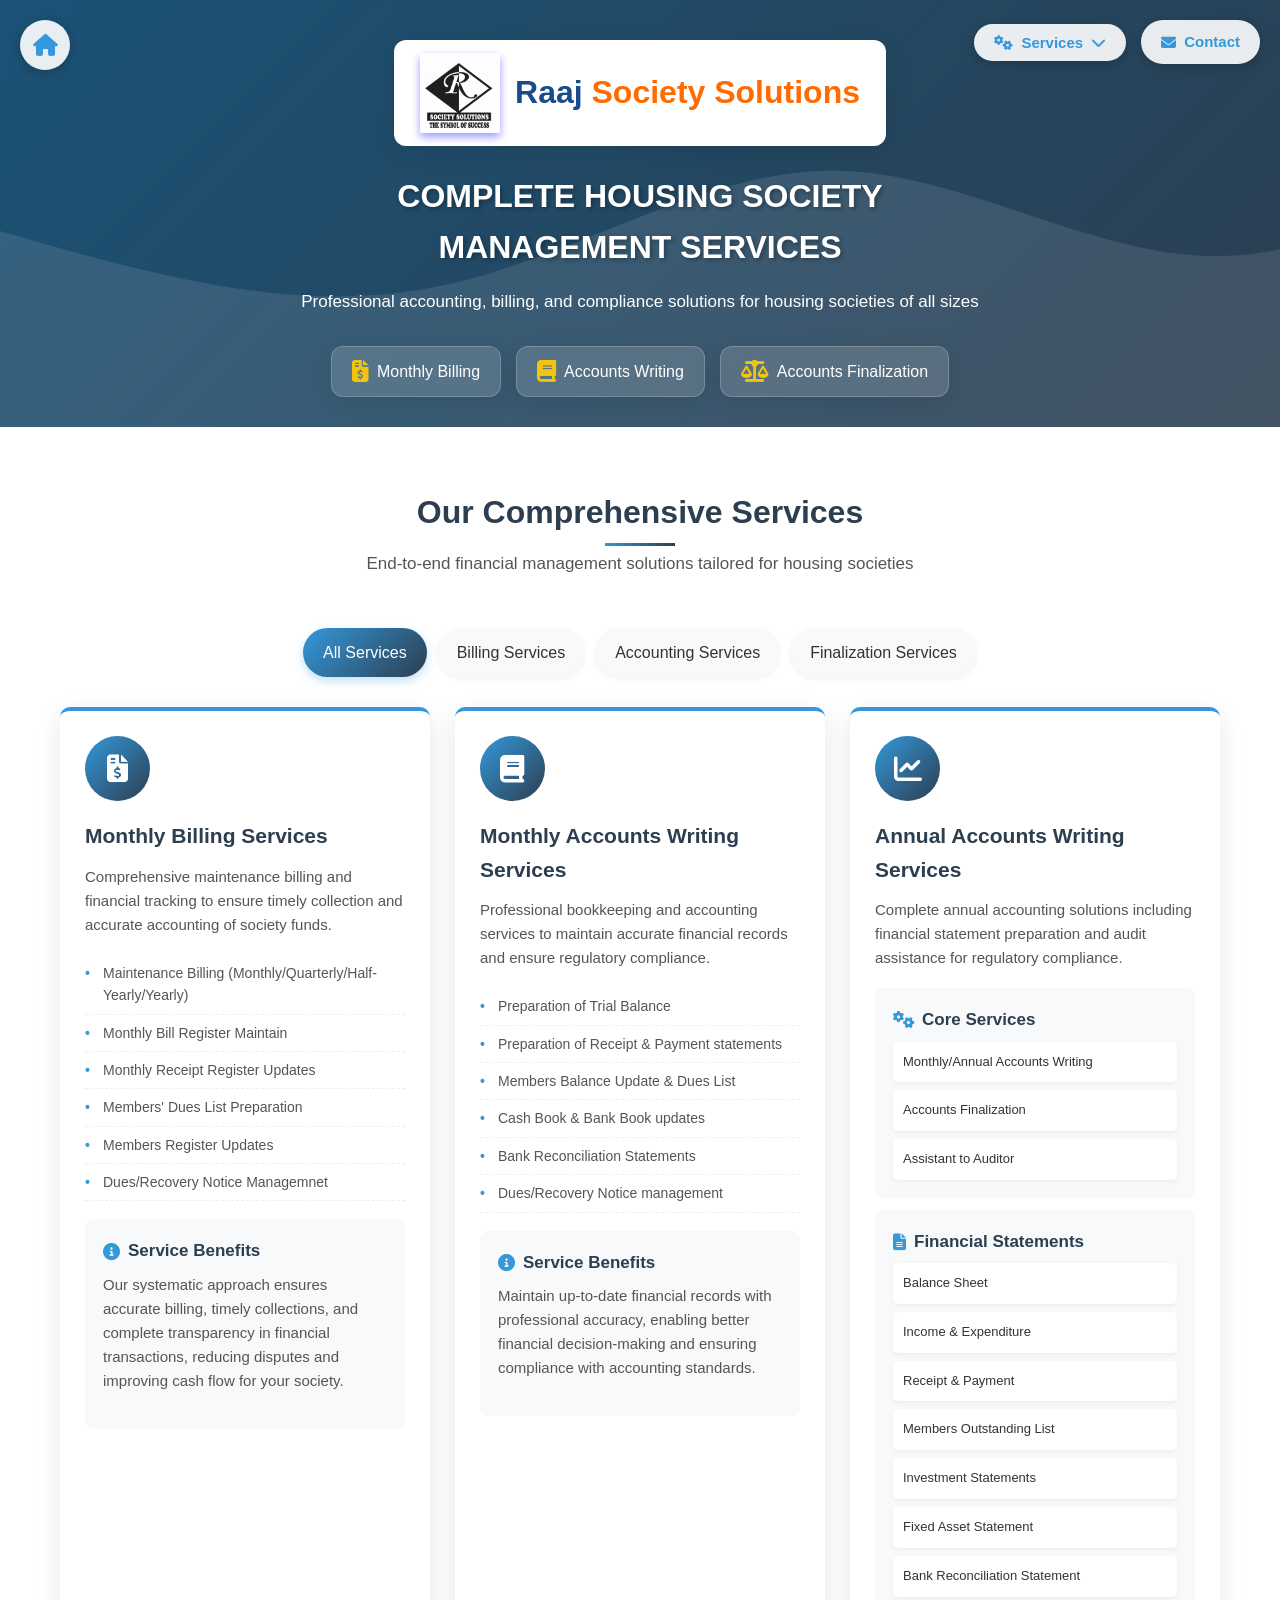
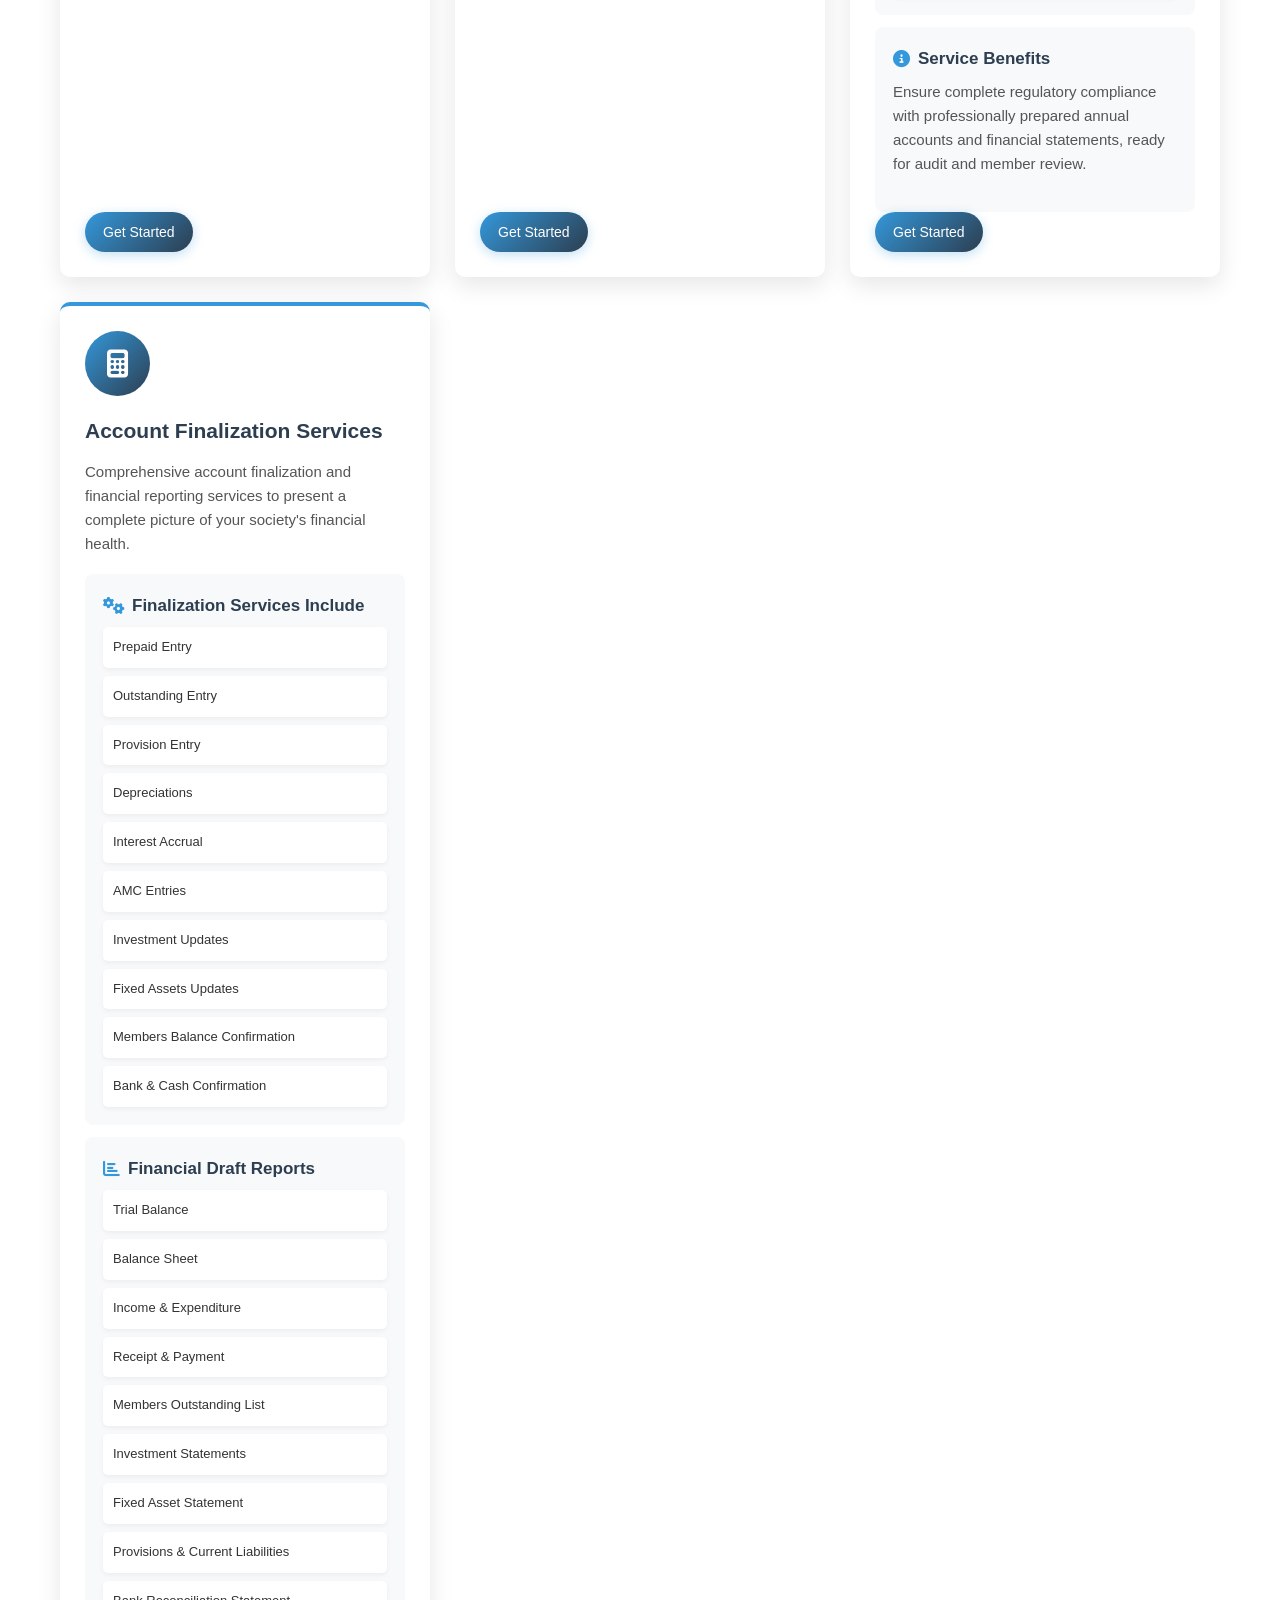
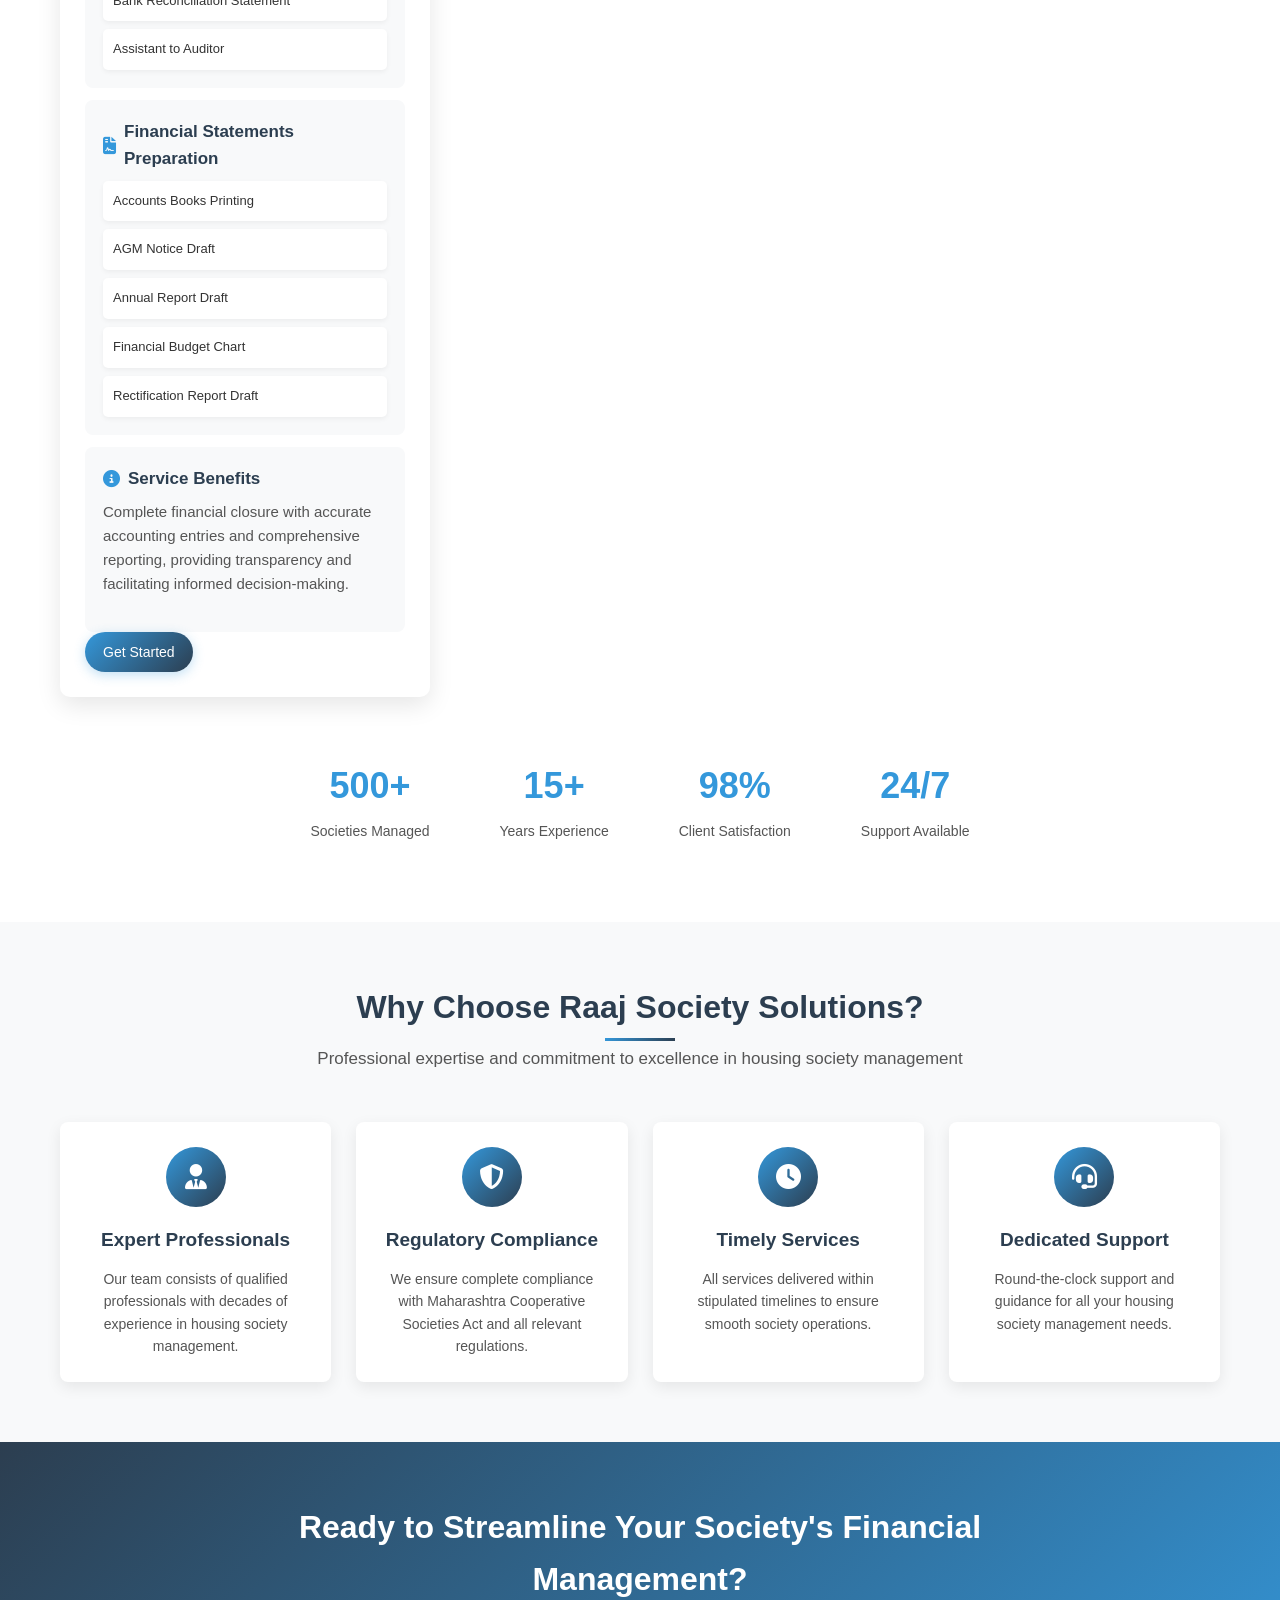
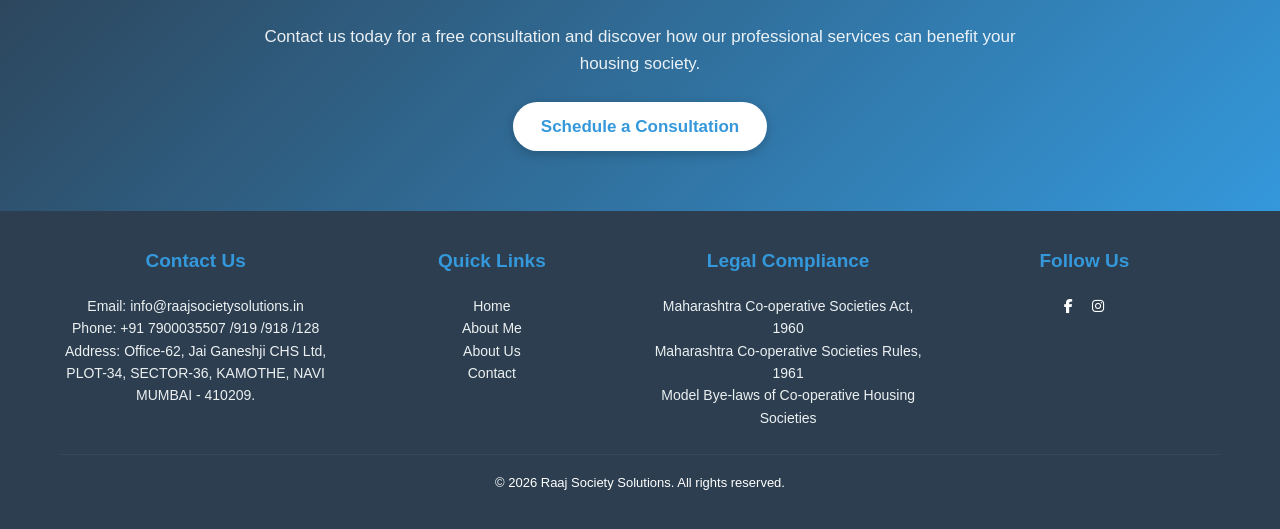
<file: accounts-services.html>
<!DOCTYPE html>
<html lang="en">
<head>
    <meta charset="UTF-8">
    <meta name="viewport" content="width=device-width, initial-scale=1.0">
    <title>Raaj Society Solutions - Complete Housing Society Management Services</title>
    <link rel="stylesheet" href="https://cdnjs.cloudflare.com/ajax/libs/font-awesome/6.4.0/css/all.min.css">
    <style>
        * {
            margin: 0;
            padding: 0;
            box-sizing: border-box;
            font-family: 'Segoe UI', Tahoma, Geneva, Verdana, sans-serif;
        }
        
        body {
            background: linear-gradient(135deg, #f8f9fa 0%, #e9ecef 100%);
            color: #333;
            overflow-x: hidden;
            line-height: 1.6;
        }
        
        .container {
            max-width: 1200px;
            margin: 0 auto;
            padding: 0 20px;
        }
        
        /* Header Styles */
        /* header {
            background: linear-gradient(135deg, #2c3e50 0%, #3498db 100%);
            color: white;
            padding: 40px 0 30px;
            text-align: center;
            position: relative;
            overflow: hidden;
        } */

        header {
            background: linear-gradient(135deg, #1a5276 0%, #2c3e50 100%),
                        url(img/ACCOUNTS.jpg); 
            background-size: cover;
            background-position: center;
            color: white;
            padding: 40px 0 30px;
            text-align: center;
            position: relative;
            overflow: hidden;
        }
        
        header:before {
            content: '';
            position: absolute;
            top: 0;
            left: 0;
            width: 100%;
            height: 100%;
            background: url('data:image/svg+xml;utf8,<svg xmlns="http://www.w3.org/2000/svg" viewBox="0 0 1440 320"><path fill="%23ffffff" fill-opacity="0.1" d="M0,96L48,112C96,128,192,160,288,186.7C384,213,480,235,576,213.3C672,192,768,128,864,128C960,128,1056,192,1152,192C1248,192,1344,128,1392,96L1440,64L1440,320L1392,320C1344,320,1248,320,1152,320C1056,320,960,320,864,320C768,320,672,320,576,320C480,320,384,320,288,320C192,320,96,320,48,320L0,320Z"></path></svg>');
            background-size: cover;
            background-position: center;
        }
        
        .logo-container {
            display: flex;
            align-items: center;
            justify-content: center;
            margin-bottom: 25px;
            position: relative;
            z-index: 2;
        }
        
        .logo {
            display: flex;
            align-items: center;
            gap: 15px;
            background-color: white;
            backdrop-filter: blur(10px);
            padding: 12px 25px;
            border-radius: 12px;
            box-shadow: 0 6px 25px rgba(0, 0, 0, 0.1);
            border: 1px solid rgba(255, 255, 255, 0.2);
        }
        
        .logo img {
            width: 80px;
            height: 80px;
            background: white;
            display: flex;
            justify-content: center;
            align-items: center;
            font-weight: bold;
            font-size: 22px;
            color: #3498db;
            box-shadow: 0 4px 8px rgba(4, 8, 255, 0.4); 
        }
        
        /* .logo-text {
            text-align: left;
        }
        
        .logo-text h1 {
            font-size: 26px;
            margin: 0;
            color: white;
            text-shadow: 1px 1px 3px rgba(0,0,0,0.3);
        } */
        .logo-text {
            font-size: 2rem;
            font-weight: 700;
            color: #1a4b8c;
        }
        
        .logo-text span {
            color: #ff6b00;
        }
        .logo-text p {
            font-size: 13px;
            margin: 0;
            color: #f1c40f;
            font-style: italic;
        }
        
        .header-content {
            position: relative;
            z-index: 1;
            max-width: 800px;
            margin: 0 auto;
        }
        
        .header-content h2 {
            font-size: 32px;
            margin-bottom: 15px;
            text-shadow: 2px 2px 4px rgba(0,0,0,0.3);
            animation: fadeInDown 1s ease-out;
        }
        
        .header-content p {
            font-size: 17px;
            margin-bottom: 25px;
            animation: fadeInUp 1s ease-out 0.3s both;
        }
        
        .sticker-container {
            display: flex;
            justify-content: center;
            gap: 15px;
            margin-top: 30px;
            flex-wrap: wrap;
        }
        
        .sticker {
            background: rgba(255, 255, 255, 0.15);
            backdrop-filter: blur(10px);
            border-radius: 12px;
            padding: 12px 20px;
            display: flex;
            align-items: center;
            gap: 8px;
            box-shadow: 0 6px 25px rgba(0, 0, 0, 0.1);
            border: 1px solid rgba(255, 255, 255, 0.2);
            animation: float 3s ease-in-out infinite;
        }
        
        .sticker:nth-child(2) {
            animation-delay: 0.5s;
        }
        
        .sticker:nth-child(3) {
            animation-delay: 1s;
        }
        
        .sticker i {
            font-size: 22px;
            color: #f1c40f;
        }
        
        /* Home Button */
        .home-button {
            position: fixed;
            top: 20px;
            left: 20px;
            z-index: 1000;
            background: rgba(255, 255, 255, 0.9);
            border-radius: 50%;
            width: 50px;
            height: 50px;
            display: flex;
            justify-content: center;
            align-items: center;
            box-shadow: 0 3px 12px rgba(0, 0, 0, 0.2);
            transition: all 0.3s ease;
            cursor: pointer;
        }
        
        .home-button:hover {
            transform: scale(1.1);
            background: white;
            box-shadow: 0 5px 15px rgba(0, 0, 0, 0.25);
        }
        
        .home-button i {
            font-size: 22px;
            color: #3498db;
        }
        
        /* Header Navigation */
        .header-nav {
            position: fixed;
            top: 20px;
            right: 20px;
            z-index: 1000;
            display: flex;
            gap: 15px;
            align-items: center;
        }
        
        /* Services Dropdown */
        .services-dropdown {
            position: relative;
        }
        
        .services-btn {
            background: rgba(255, 255, 255, 0.9);
            color: #3498db;
            border: none;
            padding: 10px 20px;
            border-radius: 25px;
            font-weight: 600;
            font-size: 15px;
            cursor: pointer;
            display: flex;
            align-items: center;
            gap: 8px;
            box-shadow: 0 3px 12px rgba(0, 0, 0, 0.2);
            transition: all 0.3s ease;
        }
        
        .services-btn:hover {
            background: white;
            transform: translateY(-2px);
            box-shadow: 0 5px 15px rgba(0, 0, 0, 0.25);
        }
        
        .dropdown-content {
            position: absolute;
            top: 100%;
            right: 0;
            width: 250px;
            background-color: white;
            box-shadow: 0 8px 25px rgba(0,0,0,0.15);
            border-radius: 10px;
            padding: 15px 0;
            z-index: 1001;
            opacity: 0;
            visibility: hidden;
            transform: translateY(10px);
            transition: all 0.3s ease;
            margin-top: 10px;
        }
        
        .services-dropdown:hover .dropdown-content {
            opacity: 1;
            visibility: visible;
            transform: translateY(0);
        }
        
        .dropdown-content:before {
            content: '';
            position: absolute;
            top: -8px;
            right: 25px;
            width: 16px;
            height: 16px;
            background-color: white;
            transform: rotate(45deg);
            box-shadow: -3px -3px 5px rgba(0,0,0,0.04);
        }
        
        .dropdown-item {
            display: flex;
            align-items: center;
            padding: 12px 25px;
            text-decoration: none;
            color: #333;
            transition: all 0.3s ease;
            border-left: 4px solid transparent;
        }
        
        .dropdown-item:hover {
            background-color: rgba(52, 152, 219, 0.1);
            border-left-color: #3498db;
            color: #2c3e50;
            padding-left: 30px;
        }
        
        .dropdown-icon {
            width: 30px;
            color: #3498db;
            font-size: 1.1rem;
            margin-right: 12px;
        }
        
        .dropdown-item:hover .dropdown-icon {
            color: #2980b9;
        }
        
        .dropdown-text {
            flex: 1;
            font-weight: 500;
            font-size: 14px;
        }
        
        .dropdown-arrow {
            font-size: 0.8rem;
            color: #7f8c8d;
            transition: all 0.3s ease;
        }
        
        .dropdown-item:hover .dropdown-arrow {
            color: #3498db;
            transform: translateX(3px);
        }
        
        /* Contact Button */
        .contact-btn {
            background: rgba(255, 255, 255, 0.9);
            color: #3498db;
            text-decoration: none;
            padding: 10px 20px;
            border-radius: 25px;
            font-weight: 600;
            font-size: 15px;
            display: flex;
            align-items: center;
            gap: 8px;
            box-shadow: 0 3px 12px rgba(0, 0, 0, 0.2);
            transition: all 0.3s ease;
        }
        
        .contact-btn:hover {
            background: white;
            transform: translateY(-2px);
            box-shadow: 0 5px 15px rgba(0, 0, 0, 0.25);
        }
        
        /* Services Section */
        .services {
            padding: 60px 0;
            background: white;
        }
        
        .section-title {
            text-align: center;
            margin-bottom: 50px;
        }
        
        .section-title h2 {
            font-size: 32px;
            color: #2c3e50;
            margin-bottom: 12px;
            position: relative;
            display: inline-block;
        }
        
        .section-title h2:after {
            content: '';
            position: absolute;
            width: 70px;
            height: 3px;
            background: linear-gradient(135deg, #3498db, #2c3e50);
            bottom: -8px;
            left: 50%;
            transform: translateX(-50%);
        }
        
        .section-title p {
            font-size: 17px;
            color: #555;
            max-width: 700px;
            margin: 0 auto;
            line-height: 1.6;
        }
        
        .services-grid {
            display: grid;
            grid-template-columns: repeat(auto-fill, minmax(340px, 1fr));
            gap: 25px;
        }
        
        .service-card {
            background-color: white;
            border-radius: 10px;
            box-shadow: 0 8px 25px rgba(0, 0, 0, 0.1);
            padding: 25px;
            position: relative;
            overflow: hidden;
            transition: transform 0.3s ease, box-shadow 0.3s ease;
            display: flex;
            flex-direction: column;
            height: 100%;
            border-top: 4px solid #3498db;
        }
        
        .service-card:hover {
            transform: translateY(-8px);
            box-shadow: 0 12px 30px rgba(0, 0, 0, 0.15);
        }
        
        .service-icon {
            width: 65px;
            height: 65px;
            background: linear-gradient(135deg, #3498db, #2c3e50);
            border-radius: 50%;
            display: flex;
            justify-content: center;
            align-items: center;
            margin-bottom: 18px;
        }
        
        .service-icon i {
            font-size: 28px;
            color: white;
        }
        
        .service-content {
            flex: 1;
        }
        
        .service-content h3 {
            color: #2c3e50;
            margin-bottom: 12px;
            font-size: 21px;
            font-weight: 600;
        }
        
        .service-content p {
            color: #555;
            margin-bottom: 18px;
            line-height: 1.6;
            font-size: 15px;
        }
        
        .service-content ul {
            list-style-type: none;
            margin-bottom: 18px;
        }
        
        .service-content li {
            padding: 7px 0;
            color: #555;
            border-bottom: 1px dashed #eee;
            position: relative;
            padding-left: 18px;
            font-size: 14px;
        }
        
        .service-content li:before {
            content: "•";
            color: #3498db;
            font-weight: bold;
            position: absolute;
            left: 0;
        }
        
        .service-details {
            background: #f8f9fa;
            padding: 18px;
            border-radius: 8px;
            margin-top: 12px;
        }
        
        .service-details h4 {
            color: #2c3e50;
            margin-bottom: 8px;
            font-size: 17px;
            display: flex;
            align-items: center;
            gap: 8px;
        }
        
        .service-details h4 i {
            color: #3498db;
        }
        
        .sub-services {
            display: grid;
            grid-template-columns: repeat(auto-fill, minmax(180px, 1fr));
            gap: 8px;
            margin-top: 8px;
        }
        
        .sub-service-item {
            background: white;
            padding: 10px;
            border-radius: 5px;
            font-size: 13px;
            box-shadow: 0 2px 5px rgba(0,0,0,0.05);
        }
        
        .btn-more {
            display: inline-block;
            background: linear-gradient(135deg, #3498db, #2c3e50);
            color: white;
            text-decoration: none;
            padding: 9px 18px;
            border-radius: 25px;
            font-weight: 500;
            transition: all 0.3s ease;
            align-self: flex-start;
            margin-top: auto;
            box-shadow: 0 3px 12px rgba(52, 152, 219, 0.3);
            font-size: 14px;
        }
        
        .btn-more:hover {
            background: linear-gradient(135deg, #2980b9, #1a252f);
            transform: translateY(-2px);
            box-shadow: 0 5px 15px rgba(52, 152, 219, 0.4);
        }
        
        /* Why Choose Us Section */
        .why-choose-us {
            padding: 60px 0;
            background: #f8f9fa;
        }
        
        .features-grid {
            display: grid;
            grid-template-columns: repeat(auto-fill, minmax(240px, 1fr));
            gap: 25px;
        }
        
        .feature-card {
            background: white;
            padding: 25px;
            border-radius: 8px;
            text-align: center;
            box-shadow: 0 5px 15px rgba(0, 0, 0, 0.08);
            transition: transform 0.3s ease;
        }
        
        .feature-card:hover {
            transform: translateY(-5px);
        }
        
        .feature-icon {
            width: 60px;
            height: 60px;
            background: linear-gradient(135deg, #3498db, #2c3e50);
            border-radius: 50%;
            display: flex;
            justify-content: center;
            align-items: center;
            margin: 0 auto 18px;
        }
        
        .feature-icon i {
            font-size: 25px;
            color: white;
        }
        
        .feature-card h3 {
            color: #2c3e50;
            margin-bottom: 12px;
            font-size: 19px;
        }
        
        .feature-card p {
            color: #555;
            line-height: 1.6;
            font-size: 14px;
        }
        
        /* CTA Section */
        .cta-section {
            padding: 60px 0;
            background: linear-gradient(135deg, #2c3e50 0%, #3498db 100%);
            color: white;
            text-align: center;
        }
        
        .cta-content {
            max-width: 800px;
            margin: 0 auto;
        }
        
        .cta-content h2 {
            font-size: 32px;
            margin-bottom: 18px;
        }
        
        .cta-content p {
            font-size: 17px;
            margin-bottom: 25px;
            opacity: 0.9;
        }
        
        .btn-cta {
            display: inline-block;
            background: white;
            color: #3498db;
            text-decoration: none;
            padding: 11px 28px;
            border-radius: 25px;
            font-weight: 600;
            font-size: 17px;
            transition: all 0.3s ease;
            box-shadow: 0 3px 12px rgba(0, 0, 0, 0.2);
        }
        
        .btn-cta:hover {
            transform: translateY(-3px);
            box-shadow: 0 5px 15px rgba(0, 0, 0, 0.3);
        }
        
        /* Footer */
        footer {
            background: #2c3e50;
            color: white;
            padding: 35px 0;
            text-align: center;
        }
        
        .footer-content {
            display: flex;
            justify-content: space-between;
            flex-wrap: wrap;
            gap: 25px;
            margin-bottom: 25px;
        }
        
        .footer-section {
            flex: 1;
            min-width: 230px;
        }
        
        .footer-section h3 {
            font-size: 19px;
            margin-bottom: 18px;
            color: #3498db;
        }
        
        .footer-section p, .footer-section a {
            color: #ecf0f1;
            line-height: 1.6;
            font-size: 14px;
        }
        
        .footer-section a {
            text-decoration: none;
            transition: color 0.3s;
        }
        
        .footer-section a:hover {
            color: #3498db;
        }
        
        .footer-bottom {
            border-top: 1px solid #34495e;
            padding-top: 18px;
            font-size: 13px;
        }
        
        /* Animations */
        @keyframes fadeInDown {
            from {
                opacity: 0;
                transform: translateY(-30px);
            }
            to {
                opacity: 1;
                transform: translateY(0);
            }
        }
        
        @keyframes fadeInUp {
            from {
                opacity: 0;
                transform: translateY(30px);
            }
            to {
                opacity: 1;
                transform: translateY(0);
            }
        }
        
        @keyframes float {
            0% {
                transform: translateY(0);
            }
            50% {
                transform: translateY(-8px);
            }
            100% {
                transform: translateY(0);
            }
        }
        
        /* New Unique Elements */
        .service-tabs {
            display: flex;
            justify-content: center;
            margin-bottom: 30px;
            flex-wrap: wrap;
            gap: 10px;
        }
        
        .service-tab {
            padding: 12px 20px;
            background: #f8f9fa;
            border-radius: 25px;
            cursor: pointer;
            transition: all 0.3s ease;
            font-weight: 500;
            box-shadow: 0 2px 5px rgba(0,0,0,0.05);
        }
        
        .service-tab.active {
            background: linear-gradient(135deg, #3498db, #2c3e50);
            color: white;
            box-shadow: 0 4px 10px rgba(52, 152, 219, 0.3);
        }
        
        .service-tab:hover:not(.active) {
            background: #e9ecef;
        }
        
        .stat-counter {
            display: flex;
            justify-content: center;
            gap: 30px;
            margin-top: 40px;
            flex-wrap: wrap;
        }
        
        .stat-item {
            text-align: center;
            padding: 20px;
        }
        
        .stat-number {
            font-size: 36px;
            font-weight: bold;
            color: #3498db;
            margin-bottom: 5px;
        }
        
        .stat-label {
            font-size: 14px;
            color: #555;
        }
        
        /* Responsive adjustments */
        @media (max-width: 992px) {
            .services-grid {
                grid-template-columns: repeat(auto-fill, minmax(300px, 1fr));
            }
            
            .header-nav {
                flex-direction: column;
                gap: 10px;
            }
            
            .dropdown-content {
                position: fixed;
                width: 90%;
                right: 5%;
                top: 120px;
            }
        }
        
        @media (max-width: 768px) {
            .services-grid {
                grid-template-columns: 1fr;
            }
            
            .section-title h2 {
                font-size: 26px;
            }
            
            .section-title p {
                font-size: 15px;
            }
            
            .header-content h2 {
                font-size: 26px;
            }
            
            .header-content p {
                font-size: 15px;
            }
            
            .home-button {
                width: 45px;
                height: 45px;
                top: 15px;
                left: 15px;
            }
            
            .home-button i {
                font-size: 18px;
            }
            
            .logo {
                padding: 10px 18px;
                margin: 10px;
            }
            
            .logo-container{
                margin-top: 18px;
            }

            .logo-icon {
                width: 45px;
                height: 45px;
                font-size: 18px;
            }
            
            .logo-text h1 {
                font-size: 20px;
            }
            
            .logo-text p {
                font-size: 11px;
            }
            
            .sub-services {
                grid-template-columns: 1fr;
            }
            
            .stat-counter {
                gap: 15px;
            }
            
            .stat-item {
                padding: 15px;
            }
            
            .stat-number {
                font-size: 28px;
            }
            
            .header-nav {
                top: 15px;
                right: 15px;
            }
            
            .services-btn, .contact-btn {
                padding: 8px 16px;
                font-size: 14px;
            }
        }
        
        @media (max-width: 576px) {
            .header-nav {
                flex-direction: row;
                flex-wrap: wrap;
                justify-content: flex-end;
            }
            
            .logo-text {
                font-size: 1.5rem;
            }
            
            .logo-icon {
                width: 40px;
                height: 40px;
                font-size: 16px;
            }
            
            .dropdown-content {
                position: fixed;
                width: 90%;
                right: 5%;
                top: 140px;
            }
        }
    </style>
</head>
<body>
    <!-- Home Button -->
    <div class="home-button" onclick="goToHome()">
        <i class="fas fa-home"></i>
    </div>
    
    <!-- Header Navigation -->
    <div class="header-nav">
        <!-- Services Dropdown -->
        <div class="services-dropdown">
            <button class="services-btn">
                <i class="fas fa-cogs"></i> Services <i class="fas fa-chevron-down"></i>
            </button>
            <div class="dropdown-content">
                <!-- <a href="accounts-services.html" class="dropdown-item">
                    <i class="fas fa-file-invoice-dollar dropdown-icon"></i>
                    <span class="dropdown-text">Accounts Services</span>
                    <i class="fas fa-chevron-right dropdown-arrow"></i>
                </a> -->
                <a href="audit-services.html" class="dropdown-item">
                    <i class="fas fa-search-dollar dropdown-icon"></i>
                    <span class="dropdown-text">Audit Services</span>
                    <i class="fas fa-chevron-right dropdown-arrow"></i>
                </a>
                <a href="statutory-services.html" class="dropdown-item">
                    <i class="fas fa-balance-scale dropdown-icon"></i>
                    <span class="dropdown-text">Statutory Services</span>
                    <i class="fas fa-chevron-right dropdown-arrow"></i>
                </a>
                <a href="educational-services.html" class="dropdown-item">
                    <i class="fas fa-chalkboard-teacher dropdown-icon"></i>
                    <span class="dropdown-text">Awareness & Training Services</span>
                    <i class="fas fa-chevron-right dropdown-arrow"></i>
                </a>
                <a href="insurance-services.html" class="dropdown-item">
                    <i class="fas fa-shield-alt dropdown-icon"></i>
                    <span class="dropdown-text">Insurance Services</span>
                    <i class="fas fa-chevron-right dropdown-arrow"></i>
                </a>
                <a href="legal-consultancy.html" class="dropdown-item">
                    <i class="fas fa-gavel dropdown-icon"></i>
                    <span class="dropdown-text">Legal Consultancy</span>
                    <i class="fas fa-chevron-right dropdown-arrow"></i>
                </a>
                <a href="taxation-consultancy.html" class="dropdown-item">
                    <i class="fas fa-calculator dropdown-icon"></i>
                    <span class="dropdown-text">Taxation Consultancy</span>
                    <i class="fas fa-chevron-right dropdown-arrow"></i>
                </a>
                <a href="election-services.html" class="dropdown-item">
                    <i class="fas fa-tasks dropdown-icon"></i>
                    <span class="dropdown-text">Election Services</span>
                    <i class="fas fa-chevron-right dropdown-arrow"></i>
                </a>
                <a href="other-services.html" class="dropdown-item">
                    <i class="fas fa-tasks dropdown-icon"></i>
                    <span class="dropdown-text">Other Special Services</span>
                    <i class="fas fa-chevron-right dropdown-arrow"></i>
                </a>
            </div>
        </div>
        
        <!-- Contact Button -->
        <a href="contact.html" class="contact-btn">
            <i class="fas fa-envelope"></i> Contact
        </a>
    </div>
    
    <header>
        <div class="container">
            <div class="logo-container">
                <div class="logo">
                    <img src="img/R LOGO.png" alt="">
                    <div class="logo-text">
                        <div class="logo-text">Raaj <span>Society Solutions</span></div>
                        <!-- <p>THE SYMBOL OF SUCCESS</p> -->
                    </div>
                </div>
            </div>
            
            <div class="header-content">
                <h2>COMPLETE HOUSING SOCIETY <br> MANAGEMENT SERVICES</h2>
                <p>Professional accounting, billing, and compliance solutions for housing societies of all sizes</p>
                
                <div class="sticker-container">
                    <div class="sticker">
                        <i class="fas fa-file-invoice-dollar"></i>
                        <span>Monthly Billing</span>
                    </div>
                    <div class="sticker">
                        <i class="fas fa-book"></i>
                        <span>Accounts Writing</span>
                    </div>
                    <div class="sticker">
                        <i class="fas fa-balance-scale"></i>
                        <span>Accounts Finalization</span>
                    </div>
                </div>
            </div>
        </div>
    </header>
    
    <section class="services">
        <div class="container">
            <div class="section-title">
                <h2>Our Comprehensive Services</h2>
                <p>End-to-end financial management solutions tailored for housing societies</p>
            </div>
            
            <!-- Service Tabs -->
            <div class="service-tabs">
                <div class="service-tab active" onclick="filterServices('all')">All Services</div>
                <div class="service-tab" onclick="filterServices('billing')">Billing Services</div>
                <div class="service-tab" onclick="filterServices('accounting')">Accounting Services</div>
                <div class="service-tab" onclick="filterServices('finalization')">Finalization Services</div>
            </div>
            
            <div class="services-grid">
                <!-- Monthly Billing Services -->
                <div class="service-card" data-category="billing">
                    <div class="service-icon">
                        <i class="fas fa-file-invoice-dollar"></i>
                    </div>
                    <div class="service-content">
                        <h3>Monthly Billing Services</h3>
                        <p>Comprehensive maintenance billing and financial tracking to ensure timely collection and accurate accounting of society funds.</p>
                        
                        <ul>
                            <li>Maintenance Billing (Monthly/Quarterly/Half-Yearly/Yearly)</li>
                            <li>Monthly Bill Register Maintain</li>
                            <li>Monthly Receipt Register Updates</li>
                            <li>Members' Dues List Preparation</li>
                            <li>Members Register Updates</li>
                            <li>Dues/Recovery Notice Managemnet</li>
                        </ul>
                        
                        <div class="service-details">
                            <h4><i class="fas fa-info-circle"></i> Service Benefits</h4>
                            <p>Our systematic approach ensures accurate billing, timely collections, and complete transparency in financial transactions, reducing disputes and improving cash flow for your society.</p>
                        </div>
                    </div>
                    <a href="#" class="btn-more">Get Started</a>
                </div>
                
                <!-- Monthly Accounts Writing Services -->
                <div class="service-card" data-category="accounting">
                    <div class="service-icon">
                        <i class="fas fa-book"></i>
                    </div>
                    <div class="service-content">
                        <h3>Monthly Accounts Writing Services</h3>
                        <p>Professional bookkeeping and accounting services to maintain accurate financial records and ensure regulatory compliance.</p>
                        
                        <ul>
                            <li>Preparation of Trial Balance</li>
                            <li>Preparation of Receipt & Payment statements</li>
                            <li>Members Balance Update & Dues List</li>
                            <li>Cash Book & Bank Book updates</li>
                            <li>Bank Reconciliation Statements</li>
                            <li>Dues/Recovery Notice management</li>
                        </ul>
                        
                        <div class="service-details">
                            <h4><i class="fas fa-info-circle"></i> Service Benefits</h4>
                            <p>Maintain up-to-date financial records with professional accuracy, enabling better financial decision-making and ensuring compliance with accounting standards.</p>
                        </div>
                    </div>
                    <a href="#" class="btn-more">Get Started</a>
                </div>
                
                <!-- Annual Accounts Writing Services -->
                <div class="service-card" data-category="accounting">
                    <div class="service-icon">
                        <i class="fas fa-chart-line"></i>
                    </div>
                    <div class="service-content">
                        <h3>Annual Accounts Writing Services</h3>
                        <p>Complete annual accounting solutions including financial statement preparation and audit assistance for regulatory compliance.</p>
                        
                        <div class="service-details">
                            <h4><i class="fas fa-cogs"></i> Core Services</h4>
                            <div class="sub-services">
                                <div class="sub-service-item">Monthly/Annual Accounts Writing</div>
                                <div class="sub-service-item">Accounts Finalization</div>
                                <div class="sub-service-item">Assistant to Auditor</div>
                            </div>
                        </div>
                        
                        <div class="service-details">
                            <h4><i class="fas fa-file-alt"></i> Financial Statements</h4>
                            <div class="sub-services">
                                <div class="sub-service-item">Balance Sheet</div>
                                <div class="sub-service-item">Income & Expenditure</div>
                                <div class="sub-service-item">Receipt & Payment</div>
                                <div class="sub-service-item">Members Outstanding List</div>
                                <div class="sub-service-item">Investment Statements</div>
                                <div class="sub-service-item">Fixed Asset Statement</div>
                                <div class="sub-service-item">Bank Reconciliation Statement</div>
                            </div>
                        </div>
                        
                        <div class="service-details">
                            <h4><i class="fas fa-info-circle"></i> Service Benefits</h4>
                            <p>Ensure complete regulatory compliance with professionally prepared annual accounts and financial statements, ready for audit and member review.</p>
                        </div>
                    </div>
                    <a href="#" class="btn-more">Get Started</a>
                </div>
                
                <!-- Account Finalization Services -->
                <div class="service-card" data-category="finalization">
                    <div class="service-icon">
                        <i class="fas fa-calculator"></i>
                    </div>
                    <div class="service-content">
                        <h3>Account Finalization Services</h3>
                        <p>Comprehensive account finalization and financial reporting services to present a complete picture of your society's financial health.</p>
                        
                        <div class="service-details">
                            <h4><i class="fas fa-cogs"></i> Finalization Services Include</h4>
                            <div class="sub-services">
                                <div class="sub-service-item">Prepaid Entry</div>
                                <div class="sub-service-item">Outstanding Entry</div>
                                <div class="sub-service-item">Provision Entry</div>
                                <div class="sub-service-item">Depreciations</div>
                                <div class="sub-service-item">Interest Accrual</div>
                                <div class="sub-service-item">AMC Entries</div>
                                <div class="sub-service-item">Investment Updates</div>
                                <div class="sub-service-item">Fixed Assets Updates</div>
                                <div class="sub-service-item">Members Balance Confirmation</div>
                                <div class="sub-service-item">Bank & Cash Confirmation</div>
                            </div>
                        </div>
                        
                        <div class="service-details">
                            <h4><i class="fas fa-chart-bar"></i> Financial Draft Reports</h4>
                            <div class="sub-services">
                                <div class="sub-service-item">Trial Balance</div>
                                <div class="sub-service-item">Balance Sheet</div>
                                <div class="sub-service-item">Income & Expenditure</div>
                                <div class="sub-service-item">Receipt & Payment</div>
                                <div class="sub-service-item">Members Outstanding List</div>
                                <div class="sub-service-item">Investment Statements</div>
                                <div class="sub-service-item">Fixed Asset Statement</div>
                                <div class="sub-service-item">Provisions & Current Liabilities</div>
                                <div class="sub-service-item">Bank Reconciliation Statement</div>
                                <div class="sub-service-item">Assistant to Auditor</div>
                            </div>
                        </div>
                        
                        <div class="service-details">
                            <h4><i class="fas fa-file-contract"></i> Financial Statements Preparation</h4>
                            <div class="sub-services">
                                <div class="sub-service-item">Accounts Books Printing</div>
                                <div class="sub-service-item">AGM Notice Draft</div>
                                <div class="sub-service-item">Annual Report Draft</div>
                                <div class="sub-service-item">Financial Budget Chart</div>
                                <div class="sub-service-item">Rectification Report Draft</div>
                            </div>
                        </div>
                        
                        <div class="service-details">
                            <h4><i class="fas fa-info-circle"></i> Service Benefits</h4>
                            <p>Complete financial closure with accurate accounting entries and comprehensive reporting, providing transparency and facilitating informed decision-making.</p>
                        </div>
                    </div>
                    <a href="#" class="btn-more">Get Started</a>
                </div>
            </div>
            
            <!-- Stats Counter -->
            <div class="stat-counter">
                <div class="stat-item">
                    <div class="stat-number">500+</div>
                    <div class="stat-label">Societies Managed</div>
                </div>
                <div class="stat-item">
                    <div class="stat-number">15+</div>
                    <div class="stat-label">Years Experience</div>
                </div>
                <div class="stat-item">
                    <div class="stat-number">98%</div>
                    <div class="stat-label">Client Satisfaction</div>
                </div>
                <div class="stat-item">
                    <div class="stat-number">24/7</div>
                    <div class="stat-label">Support Available</div>
                </div>
            </div>
        </div>
    </section>
    
    <section class="why-choose-us">
        <div class="container">
            <div class="section-title">
                <h2>Why Choose Raaj Society Solutions?</h2>
                <p>Professional expertise and commitment to excellence in housing society management</p>
            </div>
            
            <div class="features-grid">
                <div class="feature-card">
                    <div class="feature-icon">
                        <i class="fas fa-user-tie"></i>
                    </div>
                    <h3>Expert Professionals</h3>
                    <p>Our team consists of qualified professionals with decades of experience in housing society management.</p>
                </div>
                
                <div class="feature-card">
                    <div class="feature-icon">
                        <i class="fas fa-shield-alt"></i>
                    </div>
                    <h3>Regulatory Compliance</h3>
                    <p>We ensure complete compliance with Maharashtra Cooperative Societies Act and all relevant regulations.</p>
                </div>
                
                <div class="feature-card">
                    <div class="feature-icon">
                        <i class="fas fa-clock"></i>
                    </div>
                    <h3>Timely Services</h3>
                    <p>All services delivered within stipulated timelines to ensure smooth society operations.</p>
                </div>
                
                <div class="feature-card">
                    <div class="feature-icon">
                        <i class="fas fa-headset"></i>
                    </div>
                    <h3>Dedicated Support</h3>
                    <p>Round-the-clock support and guidance for all your housing society management needs.</p>
                </div>
            </div>
        </div>
    </section>
    
    <section class="cta-section">
        <div class="container">
            <div class="cta-content">
                <h2>Ready to Streamline Your Society's Financial Management?</h2>
                <p>Contact us today for a free consultation and discover how our professional services can benefit your housing society.</p>
                <a href="contact.html" class="btn-cta">Schedule a Consultation</a>
            </div>
        </div>
    </section>
    
    <footer>
        <div class="container">
            <div class="footer-content">
                <div class="footer-section">
                    <h3>Contact Us</h3>
                    <p>Email: info@raajsocietysolutions.in</p>
                    <p>Phone: +91 7900035507 /919 /918 /128</p>
                    <p>Address: Office-62, Jai Ganeshji CHS Ltd, PLOT-34, SECTOR-36, KAMOTHE, NAVI MUMBAI - 410209.</p>
                </div>
                <div class="footer-section">
                    <h3>Quick Links</h3>
                    <p><a href="index.html">Home</a></p>
                    <p><a href="about-me.html">About Me</a></p>
                    <p><a href="about-us.html">About Us</a></p>
                    <p><a href="contact.html">Contact</a></p>
                </div>
                <div class="footer-section">
                    <h3>Legal Compliance</h3>
                    <p>Maharashtra Co-operative Societies Act, 1960</p>
                    <p>Maharashtra Co-operative Societies Rules, 1961</p>
                    <p>Model Bye-laws of Co-operative Housing Societies</p>
                </div>
                 <div class="footer-section">
                    <h3>Follow Us</h3>
                    <p>
                        <a href="https://www.facebook.com/raajsocietysolutions/" style="color: white; margin-right: 15px;"><i class="fab fa-facebook-f"></i></a>
                        <!-- <a href="https://twitter.com/raajsocietysolutions" style="color: white; margin-right: 15px;"><i class="fab fa-twitter"></i></a> -->
                        <!-- <a href="https://www.linkedin.com/in/raaj-society-solutions" style="color: white; margin-right: 15px;"><i class="fab fa-linkedin-in"></i></a> -->
                        <a href="https://www.instagram.com/raaj_society_solutions/" style="color: white;"><i class="fab fa-instagram"></i></a>
                    </p>
                </div>
            </div>
            <div class="footer-bottom">
                <p>&copy; 2026 Raaj Society Solutions. All rights reserved.</p>
            </div>
        </div>
    </footer>
    
    <script>
        // Add scroll animations
        document.addEventListener('DOMContentLoaded', function() {
            const observerOptions = {
                threshold: 0.1,
                rootMargin: '0px 0px -50px 0px'
            };
            
            const observer = new IntersectionObserver(function(entries) {
                entries.forEach(entry => {
                    if (entry.isIntersecting) {
                        entry.target.style.opacity = 1;
                        entry.target.style.transform = 'translateY(0)';
                    }
                });
            }, observerOptions);
            
            // Observe service cards for animation
            const serviceCards = document.querySelectorAll('.service-card');
            serviceCards.forEach(card => {
                card.style.opacity = 0;
                card.style.transform = 'translateY(20px)';
                card.style.transition = 'opacity 0.5s ease, transform 0.5s ease';
                observer.observe(card);
            });
            
            // Observe feature cards for animation
            const featureCards = document.querySelectorAll('.feature-card');
            featureCards.forEach(card => {
                card.style.opacity = 0;
                card.style.transform = 'translateY(20px)';
                card.style.transition = 'opacity 0.5s ease, transform 0.5s ease';
                observer.observe(card);
            });
            
            // Observe stat items for animation
            const statItems = document.querySelectorAll('.stat-item');
            statItems.forEach(item => {
                item.style.opacity = 0;
                item.style.transform = 'translateY(20px)';
                item.style.transition = 'opacity 0.5s ease, transform 0.5s ease';
                observer.observe(item);
            });
            
            // Mobile dropdown functionality
            const servicesBtn = document.querySelector('.services-btn');
            const dropdownContent = document.querySelector('.dropdown-content');
            
            // For mobile devices, toggle dropdown on click
            if (window.innerWidth <= 992) {
                servicesBtn.addEventListener('click', function(e) {
                    e.preventDefault();
                    e.stopPropagation();
                    
                    // Toggle dropdown visibility
                    if (dropdownContent.style.opacity === '1') {
                        dropdownContent.style.opacity = '0';
                        dropdownContent.style.visibility = 'hidden';
                        dropdownContent.style.transform = 'translateY(10px)';
                    } else {
                        dropdownContent.style.opacity = '1';
                        dropdownContent.style.visibility = 'visible';
                        dropdownContent.style.transform = 'translateY(0)';
                    }
                });
                
                // Close dropdown when clicking elsewhere
                document.addEventListener('click', function(e) {
                    if (!servicesBtn.contains(e.target) && !dropdownContent.contains(e.target)) {
                        dropdownContent.style.opacity = '0';
                        dropdownContent.style.visibility = 'hidden';
                        dropdownContent.style.transform = 'translateY(10px)';
                    }
                });
            }
        });
        
        // Home button functionality
        function goToHome() {
            window.location.href = "index.html";
        }
        
        // Service filtering functionality
        function filterServices(category) {
            const serviceCards = document.querySelectorAll('.service-card');
            const serviceTabs = document.querySelectorAll('.service-tab');
            
            // Update active tab
            serviceTabs.forEach(tab => {
                tab.classList.remove('active');
            });
            event.target.classList.add('active');
            
            // Show/hide service cards based on category
            serviceCards.forEach(card => {
                if (category === 'all' || card.getAttribute('data-category') === category) {
                    card.style.display = 'flex';
                } else {
                    card.style.display = 'none';
                }
            });
        }
    </script>
</body>
</html>
</file>
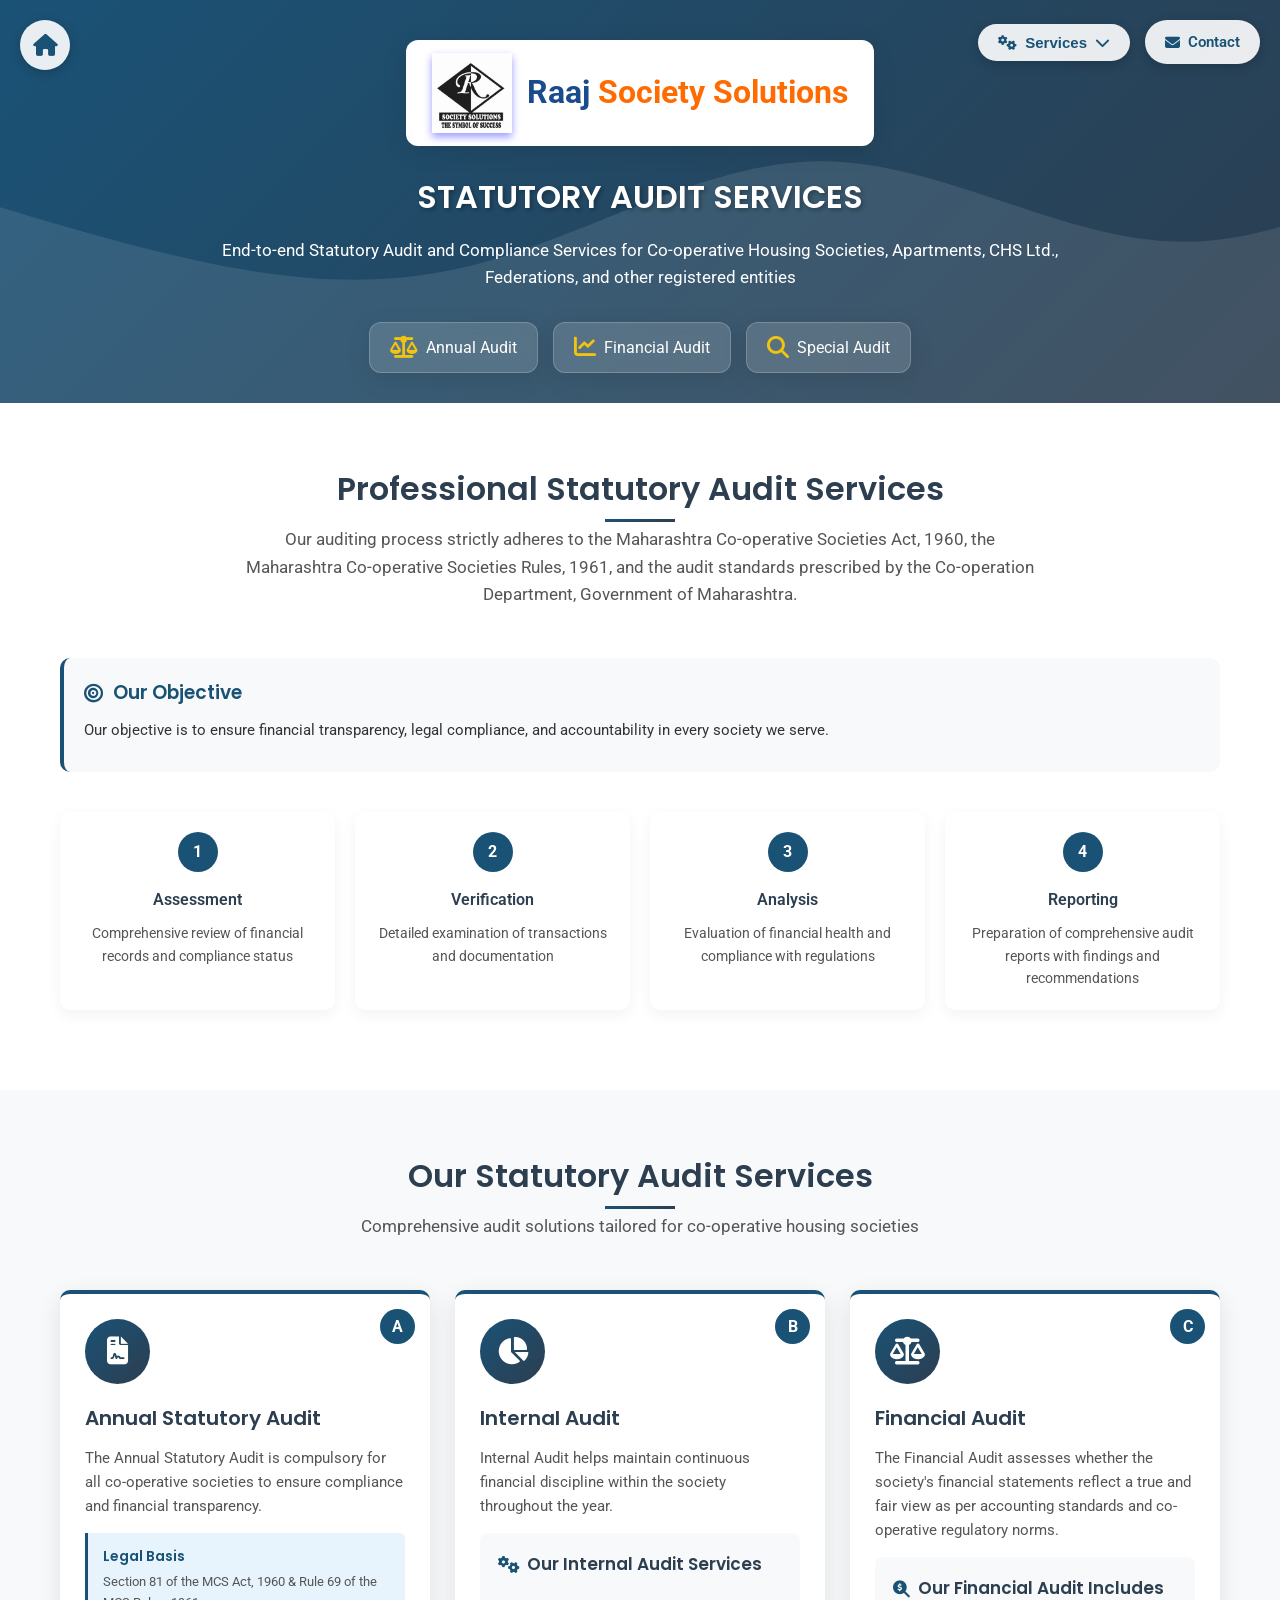
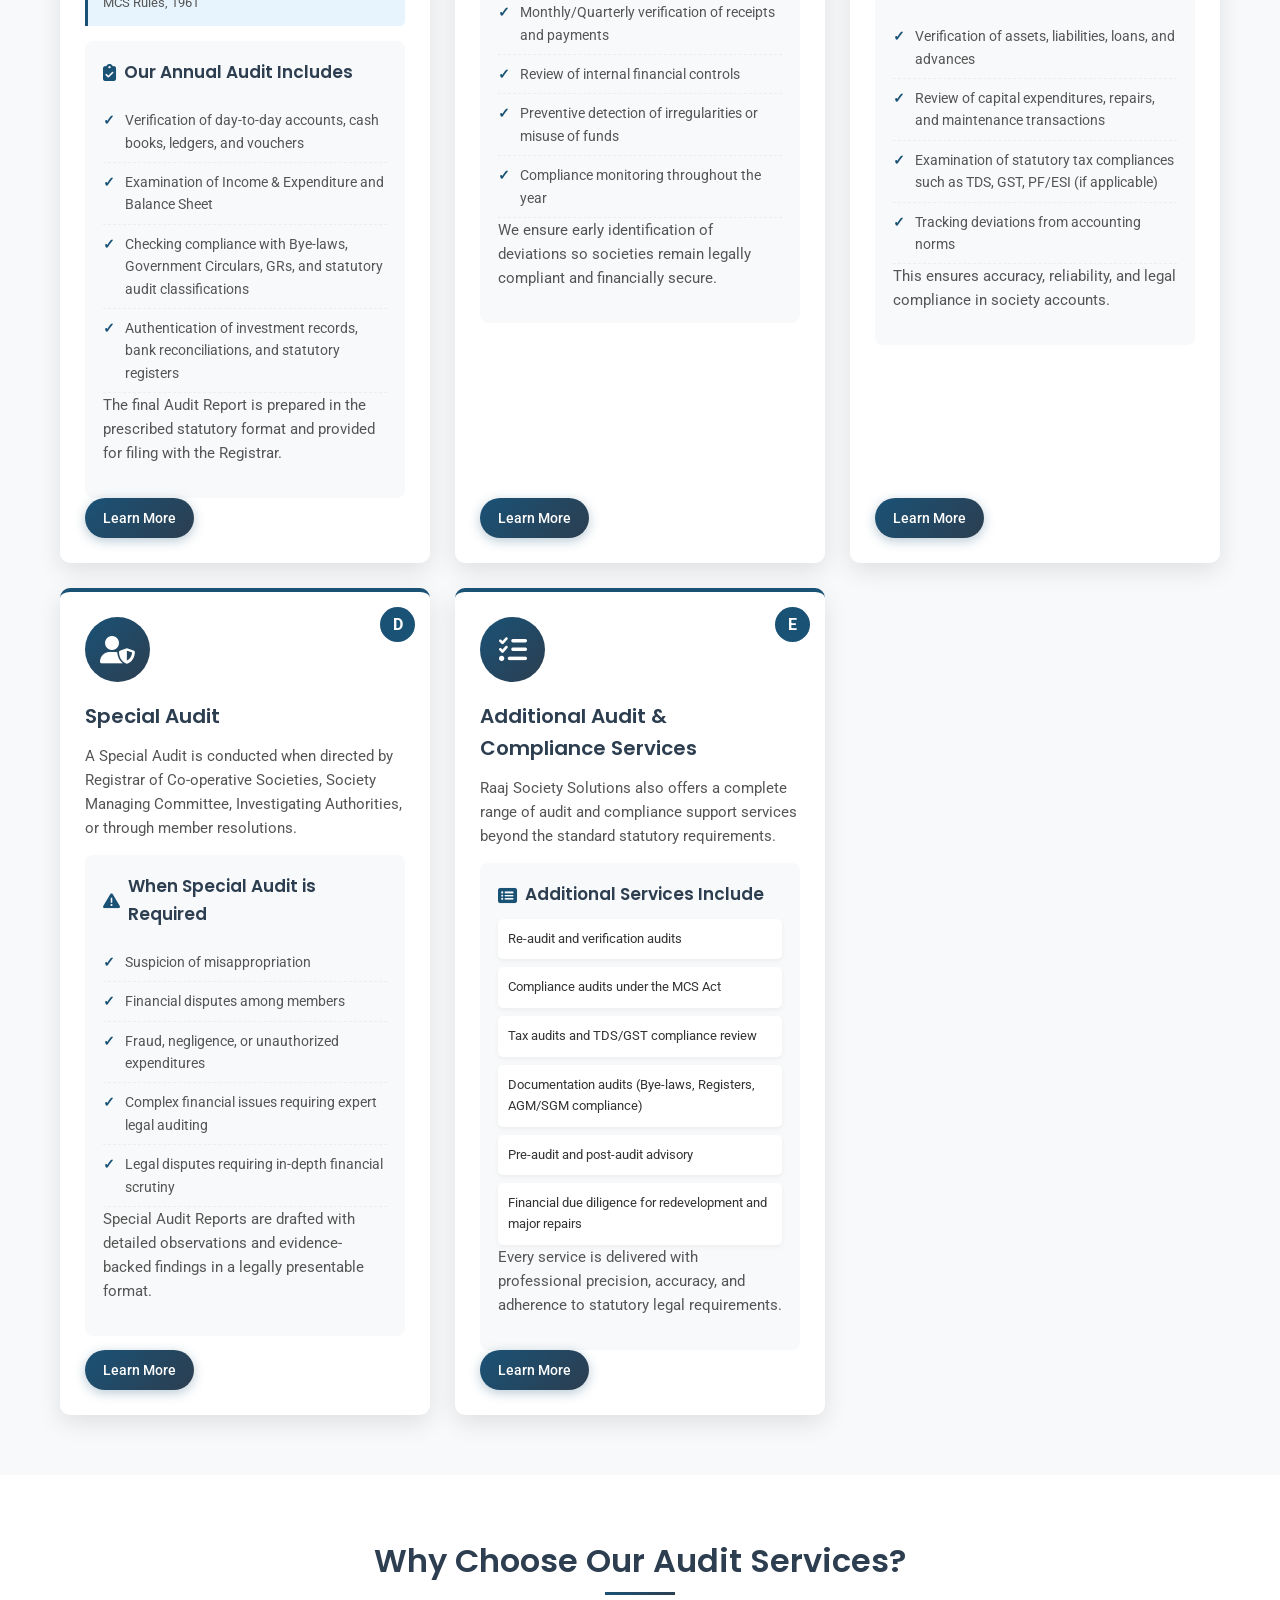
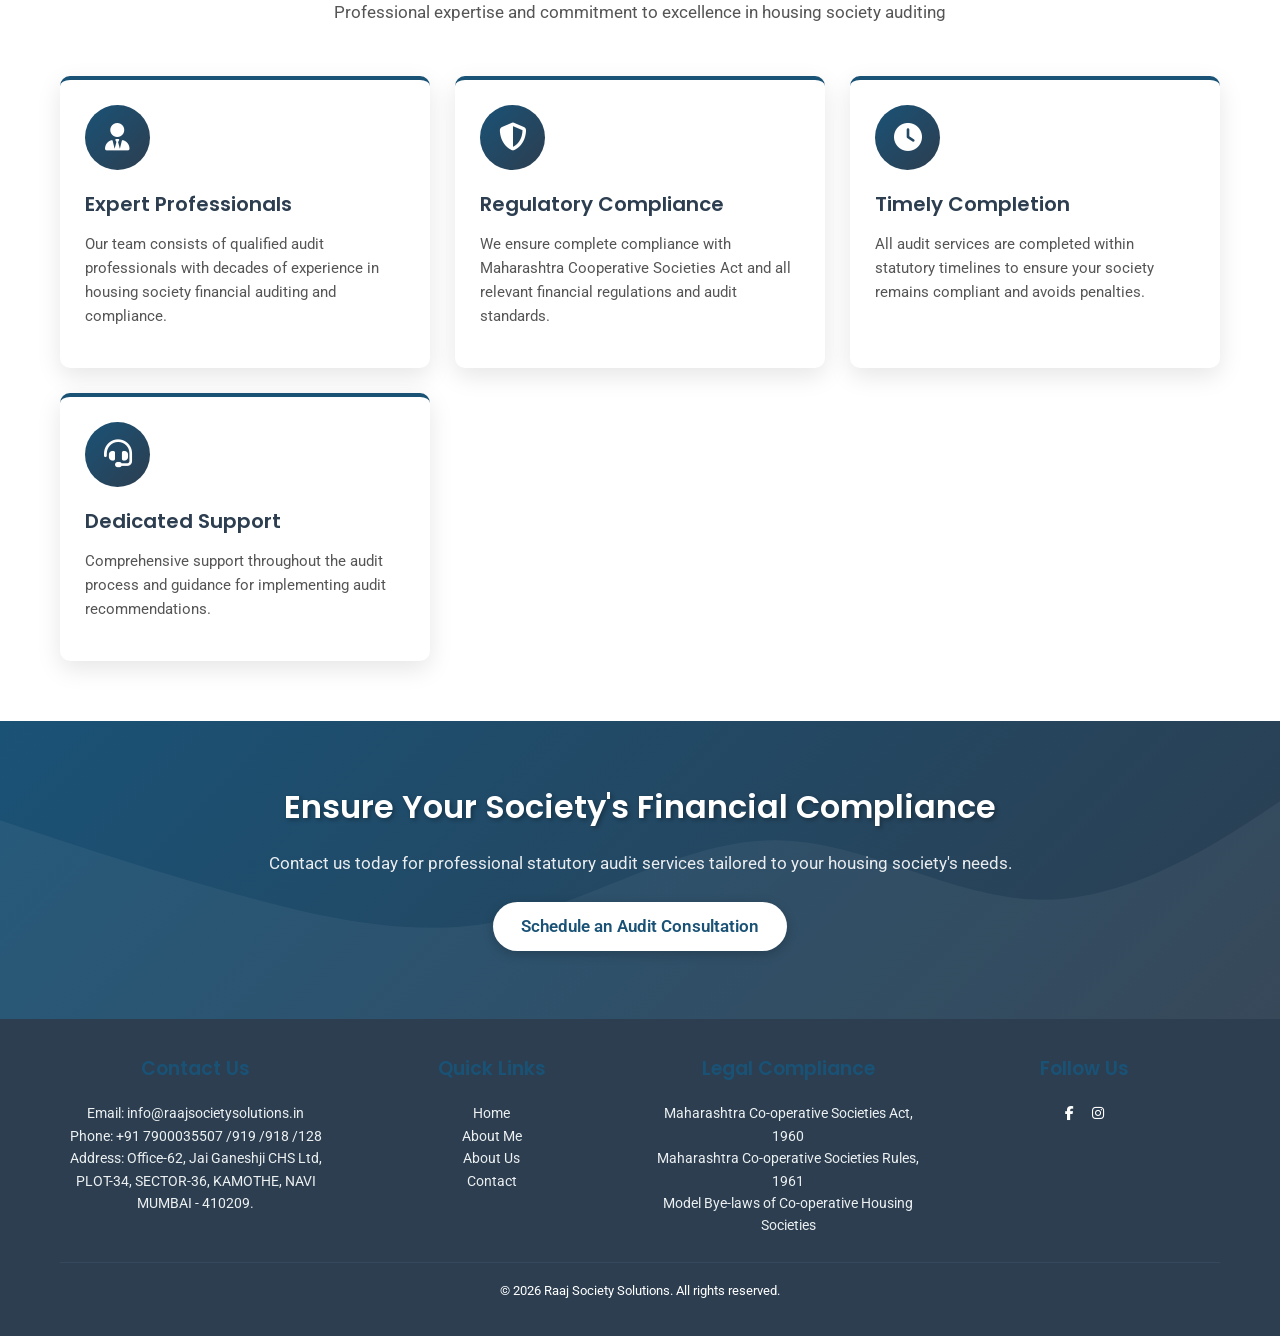
<file: audit-services.html>
<!DOCTYPE html>
<html lang="en">
<head>
    <meta charset="UTF-8">
    <meta name="viewport" content="width=device-width, initial-scale=1.0">
    <title>Statutory Audit Services | Raaj Society Solutions</title>
    <link rel="stylesheet" href="https://cdnjs.cloudflare.com/ajax/libs/font-awesome/6.4.0/css/all.min.css">
    <link href="https://fonts.googleapis.com/css2?family=Poppins:wght@300;400;500;600;700&family=Roboto:wght@300;400;500;700&display=swap" rel="stylesheet">
    <style>
        * {
            margin: 0;
            padding: 0;
            box-sizing: border-box;
        }
        
        body {
            font-family: 'Roboto', sans-serif;
            background-color: #f8f9fa;
            color: #333;
            line-height: 1.6;
        }
        
        h1, h2, h3, h4, h5 {
            font-family: 'Poppins', sans-serif;
            font-weight: 600;
            color: #2c3e50;
        }
        
        .container {
            max-width: 1200px;
            margin: 0 auto;
            padding: 0 20px;
        }
        
        /* Header Styles */
        header {
            background: linear-gradient(135deg, #1a5276 0%, #2c3e50 100%);
            background-size: cover;
            background-position: center;
            color: white;
            padding: 40px 0 30px;
            text-align: center;
            position: relative;
            overflow: hidden;
        }
        
        header:before {
            content: '';
            position: absolute;
            top: 0;
            left: 0;
            width: 100%;
            height: 100%;
            background: url('data:image/svg+xml;utf8,<svg xmlns="http://www.w3.org/2000/svg" viewBox="0 0 1440 320"><path fill="%23ffffff" fill-opacity="0.1" d="M0,96L48,112C96,128,192,160,288,186.7C384,213,480,235,576,213.3C672,192,768,128,864,128C960,128,1056,192,1152,192C1248,192,1344,128,1392,96L1440,64L1440,320L1392,320C1344,320,1248,320,1152,320C1056,320,960,320,864,320C768,320,672,320,576,320C480,320,384,320,288,320C192,320,96,320,48,320L0,320Z"></path></svg>');
            background-size: cover;
            background-position: center;
        }
        
        .logo-container {
            display: flex;
            align-items: center;
            justify-content: center;
            margin-bottom: 25px;
            position: relative;
            z-index: 2;
        }
        
        .logo {
            display: flex;
            align-items: center;
            gap: 15px;
            background-color: white;
            backdrop-filter: blur(10px);
            padding: 12px 25px;
            border-radius: 12px;
            box-shadow: 0 6px 25px rgba(0, 0, 0, 0.1);
            border: 1px solid rgba(255, 255, 255, 0.2);
        }
        
        .logo img {
            width: 80px;
            height: 80px;
            background: white;
            display: flex;
            justify-content: center;
            align-items: center;
            font-weight: bold;
            font-size: 22px;
            color: #3498db;
            box-shadow: 0 4px 8px rgba(4, 8, 255, 0.4); 
        }
        
        /* .logo-text {
            text-align: left;
        }
        
        .logo-text h1 {
            font-size: 26px;
            margin: 0;
            color: white;
            text-shadow: 1px 1px 3px rgba(0,0,0,0.3);
        } */
        .logo-text {
            font-size: 2rem;
            font-weight: 700;
            color: #1a4b8c;
        }
        
        .logo-text span {
            color: #ff6b00;
        }
        
        .logo:hover .logo-text h1 {
            text-shadow: 2px 2px 8px rgba(0,0,0,0.4);
            color: #f1c40f;
        }
        
        .logo-text p {
            font-size: 13px;
            margin: 0;
            color: #f1c40f;
            font-style: italic;
            transition: all 0.4s ease;
        }
        
        .logo:hover .logo-text p {
            color: white;
        }
        
        .header-content {
            position: relative;
            z-index: 1;
            max-width: 900px;
            margin: 0 auto;
        }
        
        .header-content h2 {
            font-size: 32px;
            margin-bottom: 15px;
            text-shadow: 2px 2px 4px rgba(0,0,0,0.3);
            animation: fadeInDown 1s ease-out;
            color: #ffffff;
        }
        
        .header-content p {
            font-size: 17px;
            margin-bottom: 25px;
            animation: fadeInUp 1s ease-out 0.3s both;
        }
        
        .sticker-container {
            display: flex;
            justify-content: center;
            gap: 15px;
            margin-top: 30px;
            flex-wrap: wrap;
        }
        
        .sticker {
            background: rgba(255, 255, 255, 0.15);
            backdrop-filter: blur(10px);
            border-radius: 12px;
            padding: 12px 20px;
            display: flex;
            align-items: center;
            gap: 8px;
            box-shadow: 0 6px 25px rgba(0, 0, 0, 0.1);
            border: 1px solid rgba(255, 255, 255, 0.2);
            animation: float 3s ease-in-out infinite;
            transition: all 0.4s ease;
            cursor: pointer;
        }
        
        .sticker:hover {
            transform: translateY(-8px) scale(1.05);
            background: rgba(255, 255, 255, 0.25);
            box-shadow: 0 12px 30px rgba(0, 0, 0, 0.2);
            border-color: rgba(241, 196, 15, 0.5);
        }
        
        .sticker:nth-child(2) {
            animation-delay: 0.5s;
        }
        
        .sticker:nth-child(3) {
            animation-delay: 1s;
        }
        
        .sticker i {
            font-size: 22px;
            color: #f1c40f;
            transition: all 0.4s ease;
        }
        
        .sticker:hover i {
            transform: rotate(15deg) scale(1.2);
            color: #e67e22;
        }
        
        /* Home Button */
        .home-button {
            position: fixed;
            top: 20px;
            left: 20px;
            z-index: 1000;
            background: rgba(255, 255, 255, 0.9);
            border-radius: 50%;
            width: 50px;
            height: 50px;
            display: flex;
            justify-content: center;
            align-items: center;
            box-shadow: 0 3px 12px rgba(0, 0, 0, 0.2);
            transition: all 0.4s ease;
            cursor: pointer;
        }
        
        .home-button:hover {
            transform: scale(1.2) rotate(15deg);
            background: white;
            box-shadow: 0 5px 20px rgba(0, 0, 0, 0.3);
            background: linear-gradient(135deg, #1a5276, #2c3e50);
        }
        
        .home-button:hover i {
            color: white;
        }
        
        .home-button i {
            font-size: 22px;
            color: #1a5276;
            transition: all 0.4s ease;
        }
        
        /* Header Navigation - Added from first file */
        .header-nav {
            position: fixed;
            top: 20px;
            right: 20px;
            z-index: 1000;
            display: flex;
            gap: 15px;
            align-items: center;
        }
        
        /* Services Dropdown */
        .services-dropdown {
            position: relative;
        }
        
        .services-btn {
            background: rgba(255, 255, 255, 0.9);
            color: #1a5276;
            border: none;
            padding: 10px 20px;
            border-radius: 25px;
            font-weight: 600;
            font-size: 15px;
            cursor: pointer;
            display: flex;
            align-items: center;
            gap: 8px;
            box-shadow: 0 3px 12px rgba(0, 0, 0, 0.2);
            transition: all 0.3s ease;
        }
        
        .services-btn:hover {
            background: white;
            transform: translateY(-2px);
            box-shadow: 0 5px 15px rgba(0, 0, 0, 0.25);
        }
        
        .dropdown-content {
            position: absolute;
            top: 100%;
            right: 0;
            width: 250px;
            background-color: white;
            box-shadow: 0 8px 25px rgba(0,0,0,0.15);
            border-radius: 10px;
            padding: 15px 0;
            z-index: 1001;
            opacity: 0;
            visibility: hidden;
            transform: translateY(10px);
            transition: all 0.3s ease;
            margin-top: 10px;
        }
        
        .services-dropdown:hover .dropdown-content {
            opacity: 1;
            visibility: visible;
            transform: translateY(0);
        }
        
        .dropdown-content:before {
            content: '';
            position: absolute;
            top: -8px;
            right: 25px;
            width: 16px;
            height: 16px;
            background-color: white;
            transform: rotate(45deg);
            box-shadow: -3px -3px 5px rgba(0,0,0,0.04);
        }
        
        .dropdown-item {
            display: flex;
            align-items: center;
            padding: 12px 25px;
            text-decoration: none;
            color: #333;
            transition: all 0.3s ease;
            border-left: 4px solid transparent;
        }
        
        .dropdown-item:hover {
            background-color: rgba(26, 82, 118, 0.1);
            border-left-color: #1a5276;
            color: #2c3e50;
            padding-left: 30px;
        }
        
        .dropdown-icon {
            width: 30px;
            color: #1a5276;
            font-size: 1.1rem;
            margin-right: 12px;
        }
        
        .dropdown-item:hover .dropdown-icon {
            color: #2c3e50;
        }
        
        .dropdown-text {
            flex: 1;
            font-weight: 500;
            font-size: 14px;
        }
        
        .dropdown-arrow {
            font-size: 0.8rem;
            color: #7f8c8d;
            transition: all 0.3s ease;
        }
        
        .dropdown-item:hover .dropdown-arrow {
            color: #1a5276;
            transform: translateX(3px);
        }
        
        /* Contact Button */
        .contact-btn {
            background: rgba(255, 255, 255, 0.9);
            color: #1a5276;
            text-decoration: none;
            padding: 10px 20px;
            border-radius: 25px;
            font-weight: 600;
            font-size: 15px;
            display: flex;
            align-items: center;
            gap: 8px;
            box-shadow: 0 3px 12px rgba(0, 0, 0, 0.2);
            transition: all 0.3s ease;
        }
        
        .contact-btn:hover {
            background: white;
            transform: translateY(-2px);
            box-shadow: 0 5px 15px rgba(0, 0, 0, 0.25);
        }
        
        /* Main Content Sections */
        .services-intro {
            padding: 60px 0 40px;
            background: white;
        }
        
        .section-title {
            text-align: center;
            margin-bottom: 50px;
        }
        
        .section-title h2 {
            font-size: 32px;
            color: #2c3e50;
            margin-bottom: 12px;
            position: relative;
            display: inline-block;
            transition: all 0.4s ease;
        }
        
        .section-title:hover h2 {
            color: #1a5276;
            transform: translateY(-3px);
        }
        
        .section-title h2:after {
            content: '';
            position: absolute;
            width: 70px;
            height: 3px;
            background: linear-gradient(135deg, #1a5276, #2c3e50);
            bottom: -8px;
            left: 50%;
            transform: translateX(-50%);
            transition: all 0.4s ease;
        }
        
        .section-title:hover h2:after {
            width: 120px;
            background: linear-gradient(135deg, #f1c40f, #e67e22);
        }
        
        .section-title p {
            font-size: 17px;
            color: #555;
            max-width: 800px;
            margin: 0 auto;
            line-height: 1.6;
        }
        
        .legal-reference {
            background: #f8f9fa;
            padding: 20px;
            border-radius: 10px;
            margin: 30px 0;
            border-left: 4px solid #1a5276;
            transition: all 0.4s ease;
            position: relative;
            overflow: hidden;
        }
        
        .legal-reference:before {
            content: '';
            position: absolute;
            top: 0;
            left: -100%;
            width: 100%;
            height: 100%;
            background: linear-gradient(90deg, transparent, rgba(26, 82, 118, 0.1), transparent);
            transition: all 0.6s ease;
        }
        
        .legal-reference:hover:before {
            left: 100%;
        }
        
        .legal-reference:hover {
            transform: translateY(-5px);
            box-shadow: 0 10px 25px rgba(0,0,0,0.1);
            border-left-color: #f1c40f;
        }
        
        .legal-reference h3 {
            color: #1a5276;
            margin-bottom: 10px;
            display: flex;
            align-items: center;
            gap: 10px;
            transition: all 0.4s ease;
        }
        
        .legal-reference:hover h3 {
            color: #2c3e50;
        }
        
        .legal-reference h3 i {
            color: #1a5276;
            transition: all 0.4s ease;
        }
        
        .legal-reference:hover h3 i {
            color: #f1c40f;
            transform: rotate(15deg) scale(1.1);
        }
        
        .legal-reference p {
            margin-bottom: 10px;
            font-size: 15px;
        }
        
        /* Services Sections */
        .services-section {
            padding: 60px 0;
        }
        
        .services-section:nth-child(even) {
            background: white;
        }
        
        .services-section:nth-child(odd) {
            background: #f8f9fa;
        }
        
        .services-grid {
            display: grid;
            grid-template-columns: repeat(auto-fill, minmax(350px, 1fr));
            gap: 25px;
        }
        
        .service-card {
            background-color: white;
            border-radius: 10px;
            box-shadow: 0 8px 25px rgba(0, 0, 0, 0.1);
            padding: 25px;
            position: relative;
            overflow: hidden;
            transition: all 0.5s ease;
            display: flex;
            flex-direction: column;
            height: 100%;
            border-top: 4px solid #1a5276;
        }
        
        .service-card:before {
            content: '';
            position: absolute;
            top: 0;
            left: 0;
            width: 100%;
            height: 100%;
            background: linear-gradient(135deg, rgba(26, 82, 118, 0.03), transparent);
            opacity: 0;
            transition: all 0.5s ease;
        }
        
        .service-card:hover {
            transform: translateY(-12px) scale(1.02);
            box-shadow: 0 15px 35px rgba(0, 0, 0, 0.15);
            border-top-color: #f1c40f;
        }
        
        .service-card:hover:before {
            opacity: 1;
        }
        
        .service-letter {
            position: absolute;
            top: 15px;
            right: 15px;
            width: 35px;
            height: 35px;
            background: #1a5276;
            color: white;
            border-radius: 50%;
            display: flex;
            justify-content: center;
            align-items: center;
            font-weight: bold;
            font-size: 16px;
            transition: all 0.4s ease;
            z-index: 2;
        }
        
        .service-card:hover .service-letter {
            transform: scale(1.2) rotate(15deg);
            background: linear-gradient(135deg, #f1c40f, #e67e22);
        }
        
        .service-icon {
            width: 65px;
            height: 65px;
            background: linear-gradient(135deg, #1a5276, #2c3e50);
            border-radius: 50%;
            display: flex;
            justify-content: center;
            align-items: center;
            margin-bottom: 18px;
            transition: all 0.5s ease;
            position: relative;
            z-index: 2;
        }
        
        .service-card:hover .service-icon {
            transform: translateY(-5px) scale(1.1);
            background: linear-gradient(135deg, #f1c40f, #e67e22);
            box-shadow: 0 8px 20px rgba(241, 196, 15, 0.3);
        }
        
        .service-icon i {
            font-size: 28px;
            color: white;
            transition: all 0.4s ease;
        }
        
        .service-card:hover .service-icon i {
            transform: rotate(15deg);
        }
        
        .service-content h3 {
            color: #2c3e50;
            margin-bottom: 12px;
            font-size: 20px;
            font-weight: 600;
            padding-right: 40px;
            transition: all 0.4s ease;
            position: relative;
            z-index: 2;
        }
        
        .service-card:hover .service-content h3 {
            color: #1a5276;
        }
        
        .service-content p {
            color: #555;
            margin-bottom: 15px;
            line-height: 1.6;
            font-size: 15px;
            position: relative;
            z-index: 2;
        }
        
        .service-list {
            list-style-type: none;
            margin-top: 15px;
            position: relative;
            z-index: 2;
        }
        
        .service-list li {
            padding: 8px 0;
            color: #555;
            border-bottom: 1px dashed #eee;
            position: relative;
            padding-left: 22px;
            font-size: 14px;
            transition: all 0.3s ease;
        }
        
        .service-list li:hover {
            color: #1a5276;
            transform: translateX(5px);
            border-bottom-color: #f1c40f;
        }
        
        .service-list li:before {
            content: "✓";
            color: #1a5276;
            font-weight: bold;
            position: absolute;
            left: 0;
            transition: all 0.3s ease;
        }
        
        .service-list li:hover:before {
            color: #f1c40f;
            transform: scale(1.2);
        }
        
        .service-details {
            background: #f8f9fa;
            padding: 18px;
            border-radius: 8px;
            margin-top: 15px;
            transition: all 0.4s ease;
            position: relative;
            z-index: 2;
        }
        
        .service-card:hover .service-details {
            background: rgba(248, 249, 250, 0.8);
            transform: translateY(-3px);
        }
        
        .service-details h4 {
            color: #2c3e50;
            margin-bottom: 10px;
            font-size: 17px;
            display: flex;
            align-items: center;
            gap: 8px;
            transition: all 0.4s ease;
        }
        
        .service-card:hover .service-details h4 {
            color: #1a5276;
        }
        
        .service-details h4 i {
            color: #1a5276;
            transition: all 0.4s ease;
        }
        
        .service-card:hover .service-details h4 i {
            color: #f1c40f;
            transform: rotate(15deg);
        }
        
        .sub-services {
            display: grid;
            grid-template-columns: repeat(auto-fill, minmax(180px, 1fr));
            gap: 8px;
            margin-top: 8px;
        }
        
        .sub-service-item {
            background: white;
            padding: 10px;
            border-radius: 5px;
            font-size: 13px;
            box-shadow: 0 2px 5px rgba(0,0,0,0.05);
            transition: all 0.3s ease;
        }
        
        .sub-service-item:hover {
            transform: translateY(-3px);
            box-shadow: 0 5px 10px rgba(0,0,0,0.1);
            background: #f8f9fa;
            border-left: 3px solid #f1c40f;
        }
        
        .legal-basis {
            background: #e8f4fd;
            border-left: 3px solid #1a5276;
            padding: 12px 15px;
            margin: 15px 0;
            border-radius: 0 5px 5px 0;
            transition: all 0.4s ease;
            position: relative;
            z-index: 2;
        }
        
        .service-card:hover .legal-basis {
            border-left-color: #f1c40f;
            transform: translateX(5px);
        }
        
        .legal-basis h5 {
            color: #1a5276;
            margin-bottom: 5px;
            font-size: 14px;
            transition: all 0.4s ease;
        }
        
        .service-card:hover .legal-basis h5 {
            color: #2c3e50;
        }
        
        .legal-basis p {
            font-size: 13px;
            color: #555;
            margin: 0;
        }
        
        .btn-more {
            display: inline-block;
            background: linear-gradient(135deg, #1a5276, #2c3e50);
            color: white;
            text-decoration: none;
            padding: 9px 18px;
            border-radius: 25px;
            font-weight: 500;
            transition: all 0.4s ease;
            align-self: flex-start;
            margin-top: auto;
            box-shadow: 0 3px 12px rgba(26, 82, 118, 0.3);
            font-size: 14px;
            position: relative;
            z-index: 2;
            overflow: hidden;
        }
        
        .btn-more:before {
            content: '';
            position: absolute;
            top: 0;
            left: -100%;
            width: 100%;
            height: 100%;
            background: linear-gradient(90deg, transparent, rgba(255,255,255,0.3), transparent);
            transition: all 0.6s ease;
        }
        
        .btn-more:hover {
            background: linear-gradient(135deg, #f1c40f, #e67e22);
            transform: translateY(-3px) scale(1.05);
            box-shadow: 0 5px 15px rgba(241, 196, 15, 0.4);
        }
        
        .btn-more:hover:before {
            left: 100%;
        }
        
        /* CTA Section */
        .cta-section {
            padding: 60px 0;
            background: linear-gradient(135deg, #1a5276 0%, #2c3e50 100%);
            color: white;
            text-align: center;
            position: relative;
            overflow: hidden;
        }
        
        .cta-section:before {
            content: '';
            position: absolute;
            top: 0;
            left: 0;
            width: 100%;
            height: 100%;
            background: url('data:image/svg+xml;utf8,<svg xmlns="http://www.w3.org/2000/svg" viewBox="0 0 1440 320"><path fill="%23ffffff" fill-opacity="0.05" d="M0,96L48,112C96,128,192,160,288,186.7C384,213,480,235,576,213.3C672,192,768,128,864,128C960,128,1056,192,1152,192C1248,192,1344,128,1392,96L1440,64L1440,320L1392,320C1344,320,1248,320,1152,320C1056,320,960,320,864,320C768,320,672,320,576,320C480,320,384,320,288,320C192,320,96,320,48,320L0,320Z"></path></svg>');
            background-size: cover;
            background-position: center;
        }
        
        .cta-content {
            max-width: 800px;
            margin: 0 auto;
            position: relative;
            z-index: 1;
        }
        
        .cta-content h2 {
            font-size: 32px;
            margin-bottom: 18px;
            color: white;
            text-shadow: 2px 2px 4px rgba(0,0,0,0.3);
            transition: all 0.4s ease;
        }
        
        .cta-content:hover h2 {
            transform: translateY(-5px);
            text-shadow: 3px 3px 6px rgba(0,0,0,0.4);
        }
        
        .cta-content p {
            font-size: 17px;
            margin-bottom: 25px;
            opacity: 0.9;
        }
        
        .btn-cta {
            display: inline-block;
            background: white;
            color: #1a5276;
            text-decoration: none;
            padding: 11px 28px;
            border-radius: 25px;
            font-weight: 600;
            font-size: 17px;
            transition: all 0.4s ease;
            box-shadow: 0 3px 12px rgba(0, 0, 0, 0.2);
            position: relative;
            overflow: hidden;
        }
        
        .btn-cta:before {
            content: '';
            position: absolute;
            top: 0;
            left: -100%;
            width: 100%;
            height: 100%;
            background: linear-gradient(90deg, transparent, rgba(26, 82, 118, 0.1), transparent);
            transition: all 0.6s ease;
        }
        
        .btn-cta:hover {
            transform: translateY(-5px) scale(1.05);
            box-shadow: 0 8px 20px rgba(0, 0, 0, 0.3);
            background: #f1c40f;
            color: #2c3e50;
        }
        
        .btn-cta:hover:before {
            left: 100%;
        }
        
        /* Footer */
        footer {
            background: #2c3e50;
            color: white;
            padding: 35px 0;
            text-align: center;
        }
        
        .footer-content {
            display: flex;
            justify-content: space-between;
            flex-wrap: wrap;
            gap: 25px;
            margin-bottom: 25px;
        }
        
        .footer-section {
            flex: 1;
            min-width: 230px;
            transition: all 0.4s ease;
        }
        
        .footer-section:hover {
            transform: translateY(-5px);
        }
        
        .footer-section h3 {
            font-size: 19px;
            margin-bottom: 18px;
            color: #1a5276;
            transition: all 0.4s ease;
        }
        
        .footer-section:hover h3 {
            color: #f1c40f;
        }
        
        .footer-section p, .footer-section a {
            color: #ecf0f1;
            line-height: 1.6;
            font-size: 14px;
            transition: all 0.3s ease;
        }
        
        .footer-section a {
            text-decoration: none;
        }
        
        .footer-section a:hover {
            color: #f1c40f;
            padding-left: 5px;
        }
        
        .footer-bottom {
            border-top: 1px solid #34495e;
            padding-top: 18px;
            font-size: 13px;
        }
        
        /* Animations */
        @keyframes fadeInDown {
            from {
                opacity: 0;
                transform: translateY(-30px);
            }
            to {
                opacity: 1;
                transform: translateY(0);
            }
        }
        
        @keyframes fadeInUp {
            from {
                opacity: 0;
                transform: translateY(30px);
            }
            to {
                opacity: 1;
                transform: translateY(0);
            }
        }
        
        @keyframes float {
            0% {
                transform: translateY(0);
            }
            50% {
                transform: translateY(-8px);
            }
            100% {
                transform: translateY(0);
            }
        }
        
        /* Process Steps */
        .process-steps {
            display: flex;
            justify-content: space-between;
            margin: 40px 0;
            flex-wrap: wrap;
            gap: 20px;
        }
        
        .process-step {
            flex: 1;
            min-width: 200px;
            text-align: center;
            padding: 20px;
            background: white;
            border-radius: 10px;
            box-shadow: 0 5px 15px rgba(0,0,0,0.05);
            transition: all 0.4s ease;
            position: relative;
            overflow: hidden;
        }
        
        .process-step:before {
            content: '';
            position: absolute;
            top: 0;
            left: 0;
            width: 100%;
            height: 100%;
            background: linear-gradient(135deg, rgba(26, 82, 118, 0.03), transparent);
            opacity: 0;
            transition: all 0.4s ease;
        }
        
        .process-step:hover {
            transform: translateY(-8px) scale(1.03);
            box-shadow: 0 10px 25px rgba(0,0,0,0.1);
        }
        
        .process-step:hover:before {
            opacity: 1;
        }
        
        .step-number {
            width: 40px;
            height: 40px;
            background: #1a5276;
            color: white;
            border-radius: 50%;
            display: flex;
            justify-content: center;
            align-items: center;
            margin: 0 auto 15px;
            font-weight: bold;
            transition: all 0.4s ease;
            position: relative;
            z-index: 2;
        }
        
        .process-step:hover .step-number {
            transform: scale(1.2) rotate(15deg);
            background: linear-gradient(135deg, #f1c40f, #e67e22);
        }
        
        .step-title {
            font-weight: 600;
            margin-bottom: 10px;
            color: #2c3e50;
            transition: all 0.4s ease;
            position: relative;
            z-index: 2;
        }
        
        .process-step:hover .step-title {
            color: #1a5276;
        }
        
        .step-desc {
            font-size: 14px;
            color: #555;
            position: relative;
            z-index: 2;
        }
        
        /* Responsive adjustments */
        @media (max-width: 992px) {
            .services-grid {
                grid-template-columns: repeat(auto-fill, minmax(300px, 1fr));
            }
            
            .process-steps {
                flex-direction: column;
            }
            
            .header-nav {
                flex-direction: column;
                gap: 10px;
            }
            
            .dropdown-content {
                position: fixed;
                width: 90%;
                right: 5%;
                top: 120px;
            }
        }
        
        @media (max-width: 768px) {
            .services-grid {
                grid-template-columns: 1fr;
            }
            
            .section-title h2 {
                font-size: 26px;
            }
            
            .section-title p {
                font-size: 15px;
            }
            
            .header-content h2 {
                font-size: 26px;
            }
            
            .header-content p {
                font-size: 15px;
            }
            
            .home-button {
                width: 45px;
                height: 45px;
                top: 15px;
                left: 15px;
            }
            
            .home-button i {
                font-size: 18px;
            }
            
            .logo {
                padding: 10px 18px;
            }
            
            .logo-container{
                margin-top: 25px;
            }

            .logo-icon {
                width: 45px;
                height: 45px;
                font-size: 18px;
            }
            
            .logo-text h1 {
                font-size: 20px;
            }
            
            .logo-text p {
                font-size: 11px;
            }
            
            .sub-services {
                grid-template-columns: 1fr;
            }
            
            .header-nav {
                top: 15px;
                right: 15px;
            }
            
            .services-btn, .contact-btn {
                padding: 8px 16px;
                font-size: 14px;
            }
        }
        
        @media (max-width: 576px) {
            .header-nav {
                flex-direction: row;
                flex-wrap: wrap;
                justify-content: flex-end;
            }
            
            .dropdown-content {
                position: fixed;
                width: 90%;
                right: 5%;
                top: 140px;
            }
        }
    </style>
</head>
<body>
    <!-- Home Button -->
    <div class="home-button" onclick="goToHome()">
        <i class="fas fa-home"></i>
    </div>
    
    <!-- Header Navigation - Added from first file -->
    <div class="header-nav">
        <!-- Services Dropdown -->
        <div class="services-dropdown">
            <button class="services-btn">
                <i class="fas fa-cogs"></i> Services <i class="fas fa-chevron-down"></i>
            </button>
            <div class="dropdown-content">
                <a href="accounts-services.html" class="dropdown-item">
                    <i class="fas fa-file-invoice-dollar dropdown-icon"></i>
                    <span class="dropdown-text">Accounts Services</span>
                    <i class="fas fa-chevron-right dropdown-arrow"></i>
                </a>
                <!-- <a href="audit-services.html" class="dropdown-item">
                    <i class="fas fa-search-dollar dropdown-icon"></i>
                    <span class="dropdown-text">Audit Services</span>
                    <i class="fas fa-chevron-right dropdown-arrow"></i>
                </a> -->
                <a href="statutory-services.html" class="dropdown-item">
                    <i class="fas fa-balance-scale dropdown-icon"></i>
                    <span class="dropdown-text">Statutory Services</span>
                    <i class="fas fa-chevron-right dropdown-arrow"></i>
                </a>
                <a href="educational-services.html" class="dropdown-item">
                    <i class="fas fa-chalkboard-teacher dropdown-icon"></i>
                    <span class="dropdown-text">Awareness & Training Services</span>
                    <i class="fas fa-chevron-right dropdown-arrow"></i>
                </a>
                <a href="insurance-services.html" class="dropdown-item">
                    <i class="fas fa-shield-alt dropdown-icon"></i>
                    <span class="dropdown-text">Insurance Services</span>
                    <i class="fas fa-chevron-right dropdown-arrow"></i>
                </a>
                <a href="legal-consultancy.html" class="dropdown-item">
                    <i class="fas fa-gavel dropdown-icon"></i>
                    <span class="dropdown-text">Legal Consultancy</span>
                    <i class="fas fa-chevron-right dropdown-arrow"></i>
                </a>
                <a href="taxation-consultancy.html" class="dropdown-item">
                    <i class="fas fa-calculator dropdown-icon"></i>
                    <span class="dropdown-text">Taxation Consultancy</span>
                    <i class="fas fa-chevron-right dropdown-arrow"></i>
                </a>
                <a href="election-services.html" class="dropdown-item">
                    <i class="fas fa-tasks dropdown-icon"></i>
                    <span class="dropdown-text">Election Services</span>
                    <i class="fas fa-chevron-right dropdown-arrow"></i>
                </a>
                <a href="other-services.html" class="dropdown-item">
                    <i class="fas fa-tasks dropdown-icon"></i>
                    <span class="dropdown-text">Other Special Services</span>
                    <i class="fas fa-chevron-right dropdown-arrow"></i>
                </a>
            </div>
        </div>
        
        <!-- Contact Button -->
        <a href="contact.html" class="contact-btn">
            <i class="fas fa-envelope"></i> Contact
        </a>
    </div>
    
    <header>
        <div class="container">
            <div class="logo-container">
                <div class="logo">
                    <img src="img/R LOGO.png" alt="">
                    <div class="logo-text">
                        <div class="logo-text">Raaj <span>Society Solutions</span></div>

                        <!-- <p>PROFESSIONAL STATUTORY AUDIT SERVICES</p> -->
                    </div>
                </div>
            </div>
            
            <div class="header-content">
                <h2>STATUTORY AUDIT SERVICES</h2>
                <p>End-to-end Statutory Audit and Compliance Services for Co-operative Housing Societies, Apartments, CHS Ltd., Federations, and other registered entities</p>
                
                <div class="sticker-container">
                    <div class="sticker">
                        <i class="fas fa-balance-scale"></i>
                        <span>Annual Audit</span>
                    </div>
                    <div class="sticker">
                        <i class="fas fa-chart-line"></i>
                        <span>Financial Audit</span>
                    </div>
                    <div class="sticker">
                        <i class="fas fa-search"></i>
                        <span>Special Audit</span>
                    </div>
                </div>
            </div>
        </div>
    </header>
    
    <section class="services-intro">
        <div class="container">
            <div class="section-title">
                <h2>Professional Statutory Audit Services</h2>
                <p>Our auditing process strictly adheres to the Maharashtra Co-operative Societies Act, 1960, the Maharashtra Co-operative Societies Rules, 1961, and the audit standards prescribed by the Co-operation Department, Government of Maharashtra.</p>
            </div>
            
            <div class="legal-reference">
                <h3><i class="fas fa-bullseye"></i> Our Objective</h3>
                <p>Our objective is to ensure financial transparency, legal compliance, and accountability in every society we serve.</p>
            </div>
            
            <div class="process-steps">
                <div class="process-step">
                    <div class="step-number">1</div>
                    <div class="step-title">Assessment</div>
                    <div class="step-desc">Comprehensive review of financial records and compliance status</div>
                </div>
                <div class="process-step">
                    <div class="step-number">2</div>
                    <div class="step-title">Verification</div>
                    <div class="step-desc">Detailed examination of transactions and documentation</div>
                </div>
                <div class="process-step">
                    <div class="step-number">3</div>
                    <div class="step-title">Analysis</div>
                    <div class="step-desc">Evaluation of financial health and compliance with regulations</div>
                </div>
                <div class="process-step">
                    <div class="step-number">4</div>
                    <div class="step-title">Reporting</div>
                    <div class="step-desc">Preparation of comprehensive audit reports with findings and recommendations</div>
                </div>
            </div>
        </div>
    </section>
    
    <section class="services-section">
        <div class="container">
            <div class="section-title">
                <h2>Our Statutory Audit Services</h2>
                <p>Comprehensive audit solutions tailored for co-operative housing societies</p>
            </div>
            
            <div class="services-grid">
                <!-- Annual Statutory Audit -->
                <div class="service-card">
                    <div class="service-letter">A</div>
                    <div class="service-icon">
                        <i class="fas fa-file-contract"></i>
                    </div>
                    <div class="service-content">
                        <h3>Annual Statutory Audit</h3>
                        <p>The Annual Statutory Audit is compulsory for all co-operative societies to ensure compliance and financial transparency.</p>
                        
                        <div class="legal-basis">
                            <h5>Legal Basis</h5>
                            <p>Section 81 of the MCS Act, 1960 & Rule 69 of the MCS Rules, 1961</p>
                        </div>
                        
                        <div class="service-details">
                            <h4><i class="fas fa-clipboard-check"></i> Our Annual Audit Includes</h4>
                            <ul class="service-list">
                                <li>Verification of day-to-day accounts, cash books, ledgers, and vouchers</li>
                                <li>Examination of Income & Expenditure and Balance Sheet</li>
                                <li>Checking compliance with Bye-laws, Government Circulars, GRs, and statutory audit classifications</li>
                                <li>Authentication of investment records, bank reconciliations, and statutory registers</li>
                            </ul>
                            <p>The final Audit Report is prepared in the prescribed statutory format and provided for filing with the Registrar.</p>
                        </div>
                    </div>
                    <a href="#" class="btn-more">Learn More</a>
                </div>
                
                <!-- Internal Audit -->
                <div class="service-card">
                    <div class="service-letter">B</div>
                    <div class="service-icon">
                        <i class="fas fa-chart-pie"></i>
                    </div>
                    <div class="service-content">
                        <h3>Internal Audit</h3>
                        <p>Internal Audit helps maintain continuous financial discipline within the society throughout the year.</p>
                        
                        <div class="service-details">
                            <h4><i class="fas fa-cogs"></i> Our Internal Audit Services</h4>
                            <ul class="service-list">
                                <li>Monthly/Quarterly verification of receipts and payments</li>
                                <li>Review of internal financial controls</li>
                                <li>Preventive detection of irregularities or misuse of funds</li>
                                <li>Compliance monitoring throughout the year</li>
                            </ul>
                            <p>We ensure early identification of deviations so societies remain legally compliant and financially secure.</p>
                        </div>
                    </div>
                    <a href="#" class="btn-more">Learn More</a>
                </div>
                
                <!-- Financial Audit -->
                <div class="service-card">
                    <div class="service-letter">C</div>
                    <div class="service-icon">
                        <i class="fas fa-balance-scale"></i>
                    </div>
                    <div class="service-content">
                        <h3>Financial Audit</h3>
                        <p>The Financial Audit assesses whether the society's financial statements reflect a true and fair view as per accounting standards and co-operative regulatory norms.</p>
                        
                        <div class="service-details">
                            <h4><i class="fas fa-search-dollar"></i> Our Financial Audit Includes</h4>
                            <ul class="service-list">
                                <li>Verification of assets, liabilities, loans, and advances</li>
                                <li>Review of capital expenditures, repairs, and maintenance transactions</li>
                                <li>Examination of statutory tax compliances such as TDS, GST, PF/ESI (if applicable)</li>
                                <li>Tracking deviations from accounting norms</li>
                            </ul>
                            <p>This ensures accuracy, reliability, and legal compliance in society accounts.</p>
                        </div>
                    </div>
                    <a href="#" class="btn-more">Learn More</a>
                </div>
                
                <!-- Special Audit -->
                <div class="service-card">
                    <div class="service-letter">D</div>
                    <div class="service-icon">
                        <i class="fas fa-user-shield"></i>
                    </div>
                    <div class="service-content">
                        <h3>Special Audit</h3>
                        <p>A Special Audit is conducted when directed by Registrar of Co-operative Societies, Society Managing Committee, Investigating Authorities, or through member resolutions.</p>
                        
                        <div class="service-details">
                            <h4><i class="fas fa-exclamation-triangle"></i> When Special Audit is Required</h4>
                            <ul class="service-list">
                                <li>Suspicion of misappropriation</li>
                                <li>Financial disputes among members</li>
                                <li>Fraud, negligence, or unauthorized expenditures</li>
                                <li>Complex financial issues requiring expert legal auditing</li>
                                <li>Legal disputes requiring in-depth financial scrutiny</li>
                            </ul>
                            <p>Special Audit Reports are drafted with detailed observations and evidence-backed findings in a legally presentable format.</p>
                        </div>
                    </div>
                    <a href="#" class="btn-more">Learn More</a>
                </div>
                
                <!-- Additional Audit Services -->
                <div class="service-card">
                    <div class="service-letter">E</div>
                    <div class="service-icon">
                        <i class="fas fa-tasks"></i>
                    </div>
                    <div class="service-content">
                        <h3>Additional Audit & Compliance Services</h3>
                        <p>Raaj Society Solutions also offers a complete range of audit and compliance support services beyond the standard statutory requirements.</p>
                        
                        <div class="service-details">
                            <h4><i class="fas fa-list-alt"></i> Additional Services Include</h4>
                            <div class="sub-services">
                                <div class="sub-service-item">Re-audit and verification audits</div>
                                <div class="sub-service-item">Compliance audits under the MCS Act</div>
                                <div class="sub-service-item">Tax audits and TDS/GST compliance review</div>
                                <div class="sub-service-item">Documentation audits (Bye-laws, Registers, AGM/SGM compliance)</div>
                                <div class="sub-service-item">Pre-audit and post-audit advisory</div>
                                <div class="sub-service-item">Financial due diligence for redevelopment and major repairs</div>
                            </div>
                            <p>Every service is delivered with professional precision, accuracy, and adherence to statutory legal requirements.</p>
                        </div>
                    </div>
                    <a href="#" class="btn-more">Learn More</a>
                </div>
            </div>
        </div>
    </section>
    
    <section class="services-section">
        <div class="container">
            <div class="section-title">
                <h2>Why Choose Our Audit Services?</h2>
                <p>Professional expertise and commitment to excellence in housing society auditing</p>
            </div>
            
            <div class="services-grid">
                <div class="service-card">
                    <div class="service-icon">
                        <i class="fas fa-user-tie"></i>
                    </div>
                    <div class="service-content">
                        <h3>Expert Professionals</h3>
                        <p>Our team consists of qualified audit professionals with decades of experience in housing society financial auditing and compliance.</p>
                    </div>
                </div>
                
                <div class="service-card">
                    <div class="service-icon">
                        <i class="fas fa-shield-alt"></i>
                    </div>
                    <div class="service-content">
                        <h3>Regulatory Compliance</h3>
                        <p>We ensure complete compliance with Maharashtra Cooperative Societies Act and all relevant financial regulations and audit standards.</p>
                    </div>
                </div>
                
                <div class="service-card">
                    <div class="service-icon">
                        <i class="fas fa-clock"></i>
                    </div>
                    <div class="service-content">
                        <h3>Timely Completion</h3>
                        <p>All audit services are completed within statutory timelines to ensure your society remains compliant and avoids penalties.</p>
                    </div>
                </div>
                
                <div class="service-card">
                    <div class="service-icon">
                        <i class="fas fa-headset"></i>
                    </div>
                    <div class="service-content">
                        <h3>Dedicated Support</h3>
                        <p>Comprehensive support throughout the audit process and guidance for implementing audit recommendations.</p>
                    </div>
                </div>
            </div>
        </div>
    </section>
    
    <section class="cta-section">
        <div class="container">
            <div class="cta-content">
                <h2>Ensure Your Society's Financial Compliance</h2>
                <p>Contact us today for professional statutory audit services tailored to your housing society's needs.</p>
                <a href="#" class="btn-cta">Schedule an Audit Consultation</a>
            </div>
        </div>
    </section>
    
    <footer>
        <div class="container">
            <div class="footer-content">
                <div class="footer-section">
                    <h3>Contact Us</h3>
                    <p>Email: info@raajsocietysolutions.in</p>
                    <p>Phone: +91 7900035507 /919 /918 /128</p>
                    <p>Address: Office-62, Jai Ganeshji CHS Ltd, PLOT-34, SECTOR-36, KAMOTHE, NAVI MUMBAI - 410209.</p>
                </div>
                <div class="footer-section">
                    <h3>Quick Links</h3>
                    <p><a href="index.html">Home</a></p>
                    <p><a href="about-me.html">About Me</a></p>
                    <p><a href="about-us.html">About Us</a></p>
                    <p><a href="contact.html">Contact</a></p>
                </div>
                <div class="footer-section">
                    <h3>Legal Compliance</h3>
                    <p>Maharashtra Co-operative Societies Act, 1960</p>
                    <p>Maharashtra Co-operative Societies Rules, 1961</p>
                    <p>Model Bye-laws of Co-operative Housing Societies</p>
                </div>
                 <div class="footer-section">
                    <h3>Follow Us</h3>
                    <p>
                        <a href="https://www.facebook.com/raajsocietysolutions/" style="color: white; margin-right: 15px;"><i class="fab fa-facebook-f"></i></a>
                        <!-- <a href="https://twitter.com/raajsocietysolutions" style="color: white; margin-right: 15px;"><i class="fab fa-twitter"></i></a> -->
                        <!-- <a href="https://www.linkedin.com/in/raaj-society-solutions" style="color: white; margin-right: 15px;"><i class="fab fa-linkedin-in"></i></a> -->
                        <a href="https://www.instagram.com/raaj_society_solutions/" style="color: white;"><i class="fab fa-instagram"></i></a>
                    </p>
                </div>
            </div>
            <div class="footer-bottom">
                <p>&copy; 2026 Raaj Society Solutions. All rights reserved.</p>
            </div>
        </div>
    </footer>
    
    <script>
        // Add scroll animations
        document.addEventListener('DOMContentLoaded', function() {
            const observerOptions = {
                threshold: 0.1,
                rootMargin: '0px 0px -50px 0px'
            };
            
            const observer = new IntersectionObserver(function(entries) {
                entries.forEach(entry => {
                    if (entry.isIntersecting) {
                        entry.target.style.opacity = 1;
                        entry.target.style.transform = 'translateY(0)';
                    }
                });
            }, observerOptions);
            
            // Observe service cards for animation
            const serviceCards = document.querySelectorAll('.service-card');
            serviceCards.forEach(card => {
                card.style.opacity = 0;
                card.style.transform = 'translateY(20px)';
                card.style.transition = 'opacity 0.5s ease, transform 0.5s ease';
                observer.observe(card);
            });
            
            // Observe process steps for animation
            const processSteps = document.querySelectorAll('.process-step');
            processSteps.forEach(step => {
                step.style.opacity = 0;
                step.style.transform = 'translateY(20px)';
                step.style.transition = 'opacity 0.5s ease, transform 0.5s ease';
                observer.observe(step);
            });
            
            // Mobile dropdown functionality (from first file)
            const servicesBtn = document.querySelector('.services-btn');
            const dropdownContent = document.querySelector('.dropdown-content');
            
            // For mobile devices, toggle dropdown on click
            if (window.innerWidth <= 992) {
                servicesBtn.addEventListener('click', function(e) {
                    e.preventDefault();
                    e.stopPropagation();
                    
                    // Toggle dropdown visibility
                    if (dropdownContent.style.opacity === '1') {
                        dropdownContent.style.opacity = '0';
                        dropdownContent.style.visibility = 'hidden';
                        dropdownContent.style.transform = 'translateY(10px)';
                    } else {
                        dropdownContent.style.opacity = '1';
                        dropdownContent.style.visibility = 'visible';
                        dropdownContent.style.transform = 'translateY(0)';
                    }
                });
                
                // Close dropdown when clicking elsewhere
                document.addEventListener('click', function(e) {
                    if (!servicesBtn.contains(e.target) && !dropdownContent.contains(e.target)) {
                        dropdownContent.style.opacity = '0';
                        dropdownContent.style.visibility = 'hidden';
                        dropdownContent.style.transform = 'translateY(10px)';
                    }
                });
            }
        });
        
        // Home button functionality
        function goToHome() {
            // You can change this URL to your actual home page
            window.location.href = "index.html";
        }
    </script>
</body>
</html>
</file>
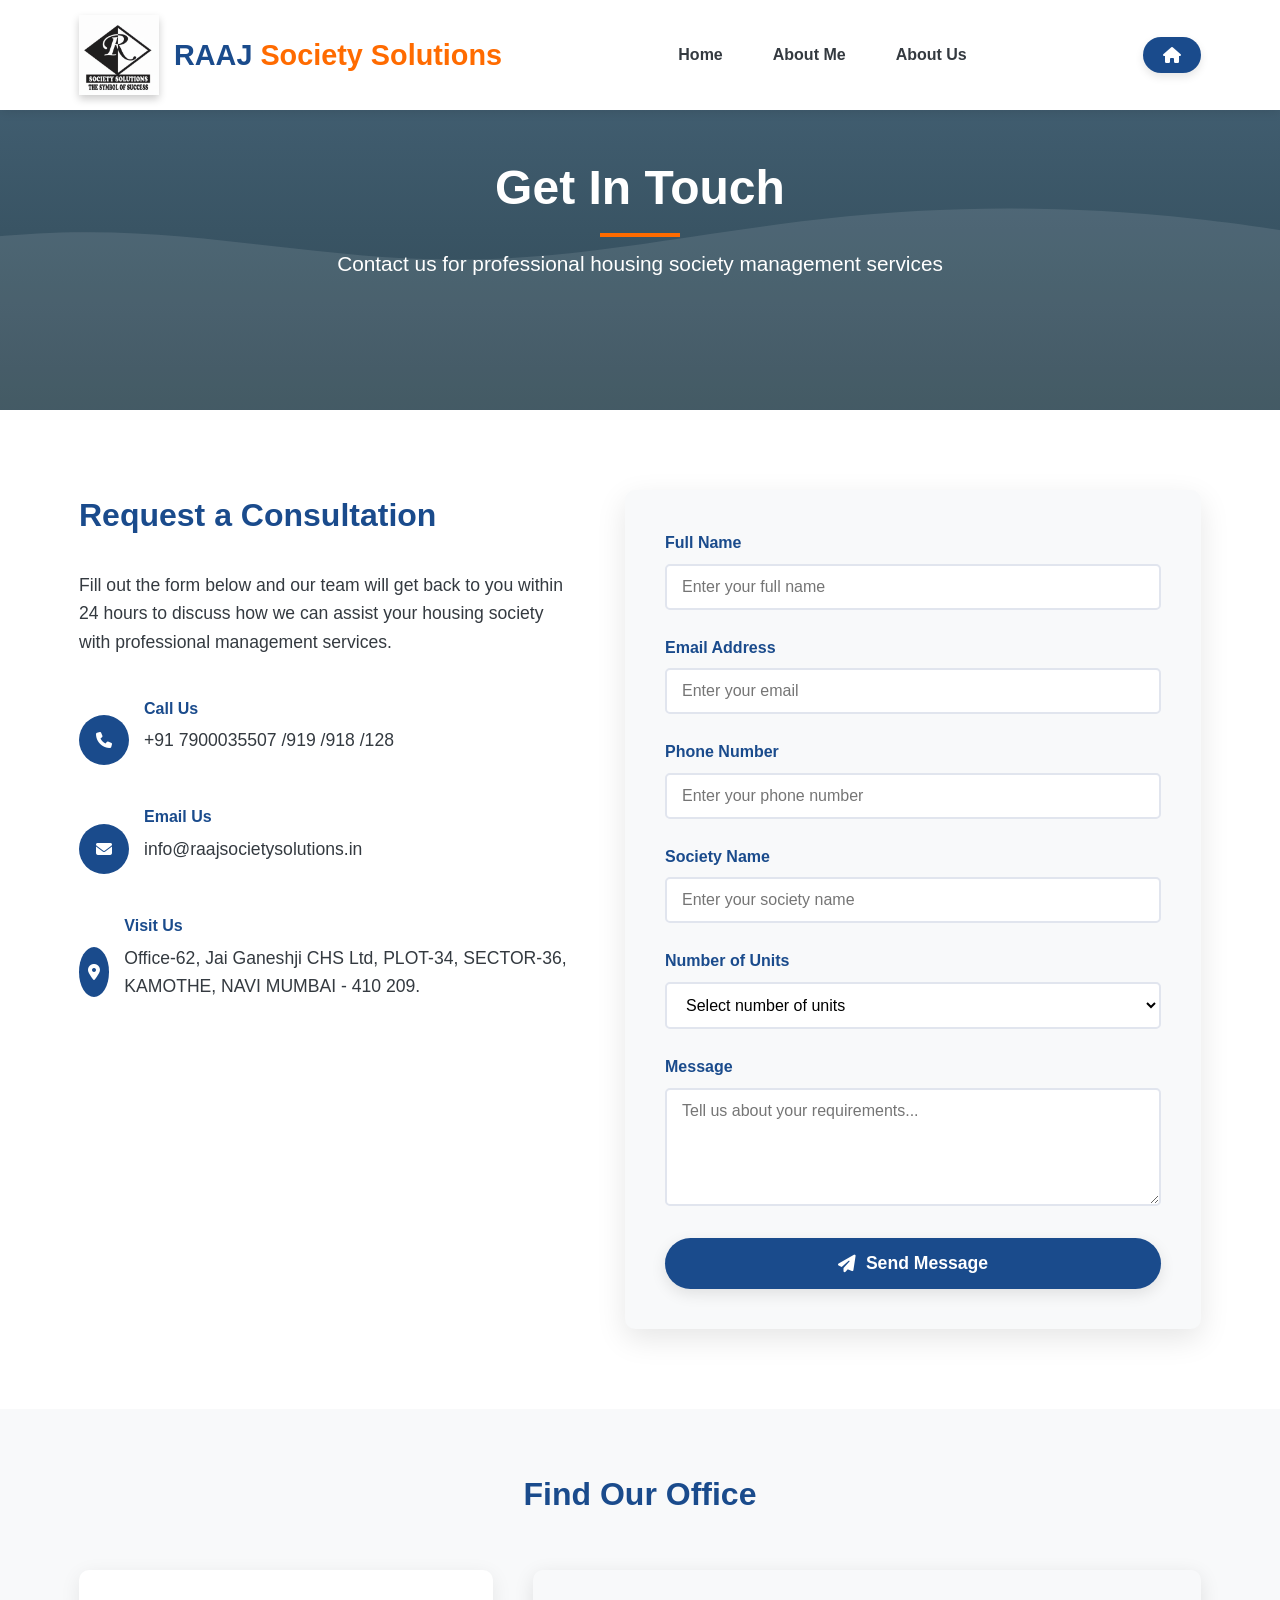
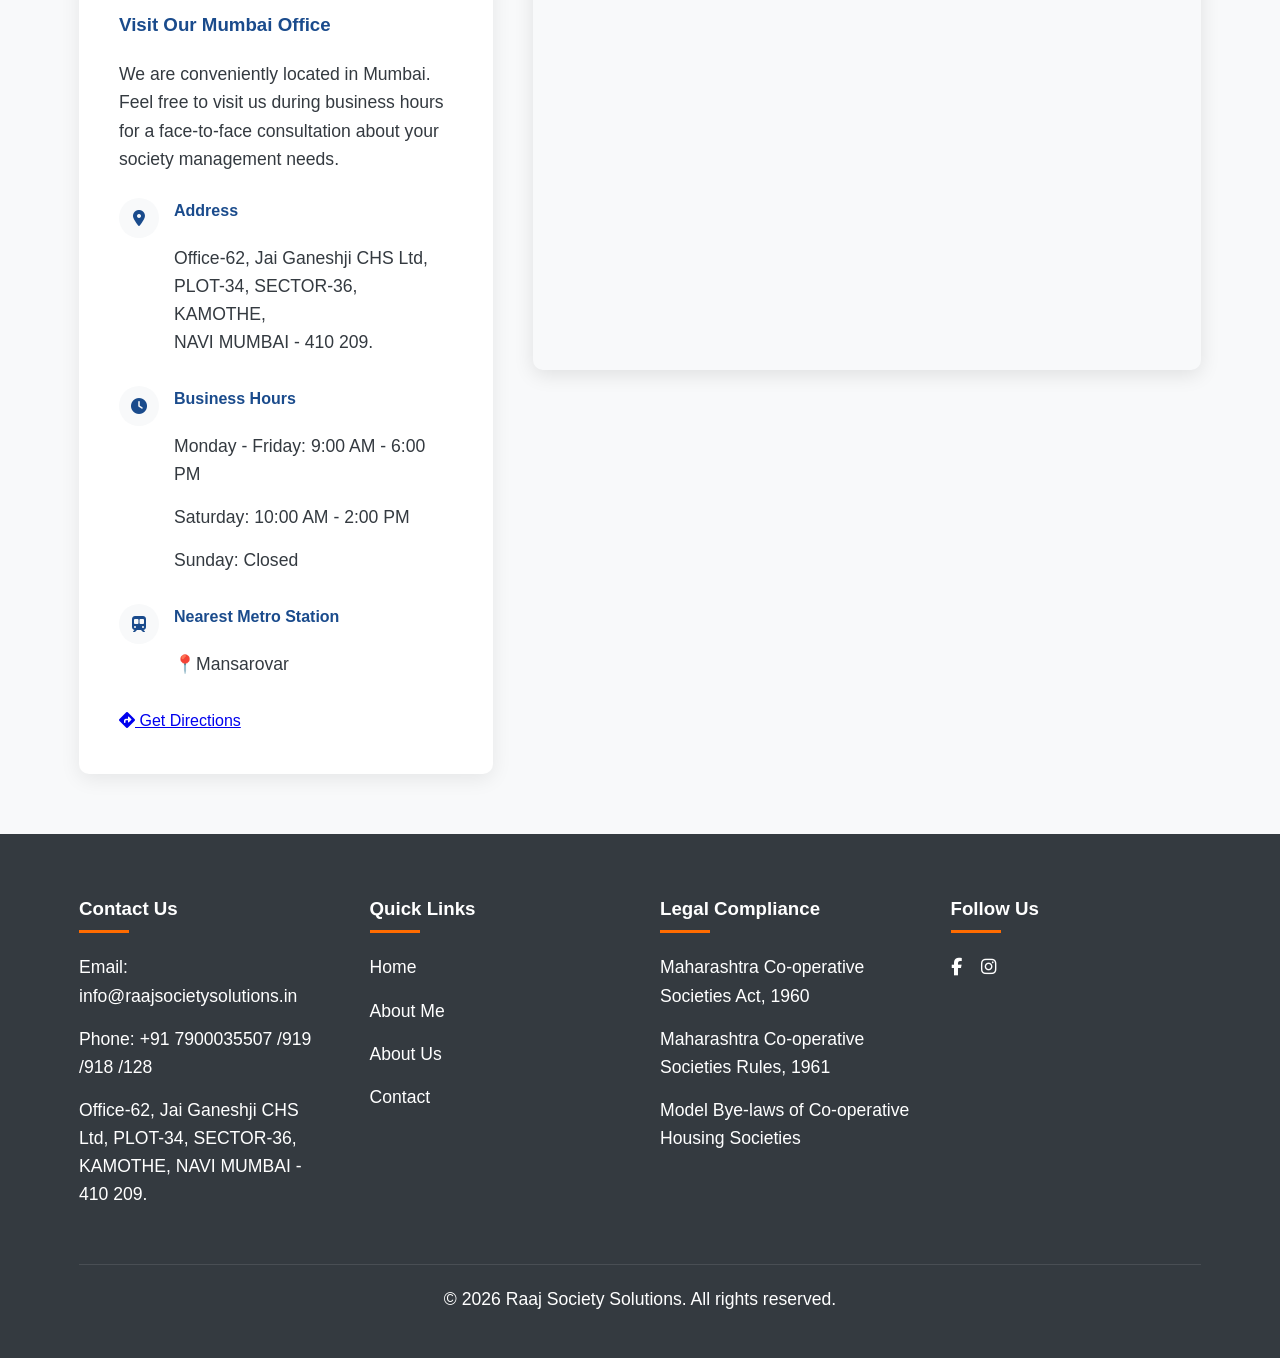
<file: contact.html>
<!DOCTYPE html>
<html lang="en">
<head>
    <meta charset="UTF-8">
    <meta name="viewport" content="width=device-width, initial-scale=1.0">
    <title>Contact Us - RAAJ Society Solutions</title>
    <link rel="stylesheet" href="https://cdnjs.cloudflare.com/ajax/libs/font-awesome/6.4.0/css/all.min.css">
    <link href="https://fonts.googleapis.com/css2?family=Montserrat:wght@300;400;500;600;700;800&family=Raleway:wght@300;400;500;600;700&display=swap" rel="stylesheet">
    <style>
        /* Base Styles */
        :root {
            --primary: #1a4b8c;
            --secondary: #2a6fdb;
            --accent: #ff6b00;
            --light: #f8f9fa;
            --dark: #343a40;
            --gray: #6c757d;
            --transition: all 0.3s ease;
        }
        
        * {
            margin: 0;
            padding: 0;
            box-sizing: border-box;
            font-family: 'Segoe UI', Tahoma, Geneva, Verdana, sans-serif;
        }
        
        html {
            scroll-behavior: smooth;
        }
        
        body {
            background-color: #f5f7fa;
            color: var(--dark);
            line-height: 1.6;
            overflow-x: hidden;
        }
        
        .container {
            width: 90%;
            max-width: 1200px;
            margin: 0 auto;
            padding: 0 15px;
        }
        
        section {
            padding: 80px 0;
        }
        
        h1, h2, h3, h4 {
            margin-bottom: 20px;
            color: var(--primary);
        }
        
        h1 {
            font-size: 2.5rem;
            position: relative;
            display: inline-block;
        }
        
        h1:after {
            content: '';
            position: absolute;
            bottom: -10px;
            left: 0;
            width: 80px;
            height: 4px;
            background: var(--accent);
        }
        
        h2 {
            font-size: 2rem;
            text-align: center;
            margin-bottom: 50px;
        }
        
        p {
            margin-bottom: 15px;
            font-size: 1.1rem;
        }
        
        /* Header Styles */
        header {
            background-color: white;
            box-shadow: 0 2px 10px rgba(0,0,0,0.1);
            position: fixed;
            width: 100%;
            top: 0;
            z-index: 1000;
        }
        
        .header-content {
            display: flex;
            justify-content: space-between;
            align-items: center;
            padding: 15px 0;
        }
        
        .logo-container {
            display: flex;
            align-items: center;
        }
        
        img {
            width: 80px;
            height: 80px;
            background-color: var(--primary);
            /* border-radius: 50%; */
            display: flex;
            align-items: center;
            justify-content: center;
            color: white;
            font-weight: bold;
            font-size: 1.5rem;
            margin-right: 15px;
            box-shadow: 0 4px 8px rgba(0,0,0,0.2);
            transition: var(--transition);
        }
        
        img:hover {
            transform: rotate(10deg) scale(1.05);
            box-shadow: 0 6px 12px rgba(0,0,0,0.3);
        }
        
        .logo-text {
            font-size: 1.8rem;
            font-weight: 700;
            color: var(--primary);
        }
        
        .logo-text span {
            color: var(--accent);
        }
        
        .nav-links {
            display: flex;
            gap: 20px;
        }
        
        .nav-links a {
            color: var(--dark);
            text-decoration: none;
            font-weight: 600;
            padding: 8px 15px;
            border-radius: 5px;
            transition: var(--transition);
        }
        
        .nav-links a:hover {
            background-color: var(--primary);
            color: white;
        }
        
        .home-btn {
            background-color: var(--primary);
            color: white;
            padding: 10px 20px;
            border-radius: 30px;
            text-decoration: none;
            font-weight: 600;
            transition: var(--transition);
            display: flex;
            align-items: center;
            gap: 8px;
            box-shadow: 0 4px 8px rgba(0,0,0,0.1);
        }
        
        .home-btn:hover {
            background-color: var(--secondary);
            transform: translateY(-3px);
            box-shadow: 0 6px 12px rgba(0,0,0,0.15);
        }
        
        /* Hero Section */
        .hero {
            background: linear-gradient(rgba(40, 75, 99, 0.85), rgba(25, 52, 65, 0.9));
            color: white;
            padding: 150px 0 100px;
            text-align: center;
            position: relative;
            overflow: hidden;
        }
        
        .hero:before {
            content: '';
            position: absolute;
            top: 0;
            left: 0;
            width: 100%;
            height: 100%;
            background: url('data:image/svg+xml;utf8,<svg xmlns="http://www.w3.org/2000/svg" viewBox="0 0 1440 320"><path fill="%23ffffff" fill-opacity="0.1" d="M0,224L48,213.3C96,203,192,181,288,181.3C384,181,480,203,576,202.7C672,203,768,181,864,170.7C960,160,1056,160,1152,170.7C1248,181,1344,203,1392,213.3L1440,224L1440,320L1392,320C1344,320,1248,320,1152,320C1056,320,960,320,864,320C768,320,672,320,576,320C480,320,384,320,288,320C192,320,96,320,48,320L0,320Z"></path></svg>');
            background-size: cover;
            background-position: center;
        }
        
        .hero-content {
            position: relative;
            z-index: 1;
            max-width: 800px;
            margin: 0 auto;
        }
        
        .hero h1 {
            color: white;
            font-size: 3rem;
            margin-bottom: 20px;
            animation: fadeInUp 1s ease;
        }
        
        .hero h1:after {
            background: var(--accent);
            left: 50%;
            transform: translateX(-50%);
        }
        
        .hero p {
            font-size: 1.3rem;
            margin-bottom: 30px;
            animation: fadeInUp 1s ease 0.3s both;
        }
        
        /* Form Section */
        .form-section {
            background-color: white;
            padding: 80px 0;
        }
        
        .form-container {
            display: flex;
            flex-wrap: wrap;
            gap: 50px;
            align-items: flex-start;
        }
        
        .form-content {
            flex: 1;
            min-width: 300px;
        }
        
        .form-content h2 {
            text-align: left;
            margin-bottom: 30px;
        }
        
        .form-content p {
            margin-bottom: 30px;
        }
        
        .contact-info {
            margin-top: 40px;
        }
        
        .contact-item {
            display: flex;
            align-items: center;
            margin-bottom: 20px;
        }
        
        .contact-icon {
            width: 50px;
            height: 50px;
            background-color: var(--primary);
            color: white;
            border-radius: 50%;
            display: flex;
            align-items: center;
            justify-content: center;
            margin-right: 15px;
            transition: var(--transition);
        }
        
        .contact-item:hover .contact-icon {
            background-color: var(--accent);
            transform: rotate(15deg);
        }
        
        .contact-text h4 {
            margin-bottom: 5px;
        }
        
        .form-wrapper {
            flex: 1;
            min-width: 300px;
            background-color: var(--light);
            padding: 40px;
            border-radius: 10px;
            box-shadow: 0 10px 30px rgba(0,0,0,0.1);
            transition: var(--transition);
        }
        
        .form-wrapper:hover {
            transform: translateY(-10px);
            box-shadow: 0 15px 40px rgba(0,0,0,0.15);
        }
        
        .form-group {
            margin-bottom: 25px;
            position: relative;
        }
        
        .form-group label {
            display: block;
            margin-bottom: 8px;
            font-weight: 600;
            color: var(--primary);
        }
        
        .form-control {
            width: 100%;
            padding: 12px 15px;
            border: 2px solid #e1e5ee;
            border-radius: 5px;
            font-size: 1rem;
            transition: var(--transition);
            background-color: white;
        }
        
        .form-control:focus {
            border-color: var(--primary);
            box-shadow: 0 0 0 3px rgba(26, 75, 140, 0.2);
            outline: none;
        }
        
        .form-control:hover {
            border-color: var(--secondary);
        }
        
        .submit-btn {
            background-color: var(--primary);
            color: white;
            border: none;
            padding: 15px 30px;
            border-radius: 30px;
            font-size: 1.1rem;
            font-weight: 600;
            cursor: pointer;
            transition: var(--transition);
            display: flex;
            align-items: center;
            justify-content: center;
            gap: 10px;
            width: 100%;
            box-shadow: 0 5px 15px rgba(0,0,0,0.1);
        }
        
        .submit-btn:hover {
            background-color: var(--accent);
            transform: translateY(-3px);
            box-shadow: 0 8px 20px rgba(0,0,0,0.2);
        }
        
        /* Map Section - नया Section जोड़ा */
        .map-section {
            background-color: #f8f9fa;
            padding: 60px 0;
        }
        
        .map-container {
            display: flex;
            flex-wrap: wrap;
            gap: 40px;
            align-items: stretch;
        }
        
        .map-info {
            flex: 1;
            min-width: 300px;
            background-color: white;
            padding: 40px;
            border-radius: 10px;
            box-shadow: 0 5px 20px rgba(0,0,0,0.08);
        }
        
        .map-wrapper {
            flex: 2;
            min-width: 300px;
            border-radius: 10px;
            overflow: hidden;
            box-shadow: 0 5px 20px rgba(0,0,0,0.1);
            height: 400px;
        }
        
        #map {
            width: 100%;
            height: 100%;
            border: none;
        }
        
        .directions-btn {
            display: inline-block;
            background-color: var(--primary);
            color: white;
            padding: 12px 25px;
            text-decoration: none;
            border-radius: 30px;
            font-weight: 600;
            margin-top: 20px;
            transition: var(--transition);
        }
        
        .directions-btn:hover {
            background-color: var(--accent);
            transform: translateY(-3px);
            box-shadow: 0 5px 15px rgba(0,0,0,0.1);
        }
        
        .location-details {
            margin-top: 25px;
        }
        
        .location-item {
            display: flex;
            align-items: flex-start;
            margin-bottom: 15px;
        }
        
        .location-icon {
            width: 40px;
            height: 40px;
            background-color: var(--light);
            color: var(--primary);
            border-radius: 50%;
            display: flex;
            align-items: center;
            justify-content: center;
            margin-right: 15px;
            flex-shrink: 0;
        }
        
        /* Footer */
        footer {
            background-color: var(--dark);
            color: white;
            padding: 60px 0 30px;
        }
        
        .footer-content {
            display: flex;
            flex-wrap: wrap;
            gap: 40px;
            margin-bottom: 40px;
        }
        
        .footer-section {
            flex: 1;
            min-width: 250px;
        }
        
        .footer-section a{
            color: inherit;
            text-decoration: none;
        }
        .footer-section h3 {
            color: white;
            margin-bottom: 20px;
            position: relative;
            padding-bottom: 10px;
        }
        
        .footer-section h3:after {
            content: '';
            position: absolute;
            bottom: 0;
            left: 0;
            width: 50px;
            height: 3px;
            background-color: var(--accent);
        }
        
        .footer-bottom {
            text-align: center;
            padding-top: 20px;
            border-top: 1px solid rgba(255,255,255,0.1);
        } 
        
        .fade-in {
            opacity: 0;
            transform: translateY(30px);
            transition: opacity 0.6s ease, transform 0.6s ease;
        }
        
        .fade-in.visible {
            opacity: 1;
            transform: translateY(0);
        }
        
        .float {
            animation: float 5s ease-in-out infinite;
        }
        
        /* Animations */
        @keyframes fadeInUp {
            from {
                opacity: 0;
                transform: translateY(30px);
            }
            to {
                opacity: 1;
                transform: translateY(0);
            }
        }
        
        @keyframes float {
            0% {
                transform: translateY(0px);
            }
            50% {
                transform: translateY(-10px);
            }
            100% {
                transform: translateY(0px);
            }
        }
        
        /* Responsive Styles */
        @media (max-width: 768px) {
            h1 {
                font-size: 2rem;
            }
            
            h2 {
                font-size: 1.8rem;
            }

            .hero{
                padding: 185px 0 100px
            }
            
            .hero h1 {
                font-size: 2.2rem;
            }
            
            .hero p {
                font-size: 1.1rem;
            }
            
            section {
                padding: 60px 0;
            }
            
            .map-section {
                padding: 40px 0;
            }
            
            .nav-links {
                display: none;
            }
            
            .form-container, .map-container {
                flex-direction: column;
            }
            
            .map-wrapper {
                height: 300px;
            }
        }
        
        @media (max-width: 480px) {
            .map-info, .form-wrapper {
                padding: 25px;
            }
            
            .map-wrapper {
                height: 250px;
            }
        }

        /* Alert message styles */
.alert-success {
    background-color: #d4edda;
    color: #155724;
    padding: 15px;
    border-radius: 5px;
    margin-bottom: 20px;
    border-left: 4px solid #28a745;
    animation: slideDown 0.5s ease;
}

.alert-error {
    background-color: #f8d7da;
    color: #721c24;
    padding: 15px;
    border-radius: 5px;
    margin-bottom: 20px;
    border-left: 4px solid #dc3545;
    animation: slideDown 0.5s ease;
}

@keyframes slideDown {
    from {
        opacity: 0;
        transform: translateY(-20px);
    }
    to {
        opacity: 1;
        transform: translateY(0);
    }
}

.form-message {
    transition: opacity 0.3s ease;
}

/* Loading spinner animation */
@keyframes spin {
    0% { transform: rotate(0deg); }
    100% { transform: rotate(360deg); }
}

.fa-spin {
    animation: spin 1s linear infinite;
}
    </style>
</head>
<body>
    <!-- Header -->
    <header>
        <div class="container">
            <div class="header-content">
                <div class="logo-container">
                    <!-- <div class="logo">R</div> -->
                     <img src="img/R LOGO.png" alt="">
                    <div class="logo-text">RAAJ <span>Society Solutions</span></div>
                </div>
                <div class="nav-links">
                    <a href="index.html">Home</a>
                    <a href="about-me.html">About Me</a>
                    <a href="about-us.html">About Us</a>
                    <!-- <a href="services.html">Services</a> -->
                </div>
                <a href="index.html" class="home-btn">
                    <i class="fas fa-home"></i>
                </a>
            </div>
        </div>
    </header>

    <!-- Hero Section -->
    <section class="hero">
        <div class="container">
            <div class="hero-content">
                <h1>Get In Touch</h1>
                <p>Contact us for professional housing society management services</p>
            </div>
        </div>
    </section>

    <!-- Form Section -->
    <section class="form-section">
        <div class="container">
            <div class="form-container">
                <div class="form-content fade-in">
                    <h2>Request a Consultation</h2>
                    <p>Fill out the form below and our team will get back to you within 24 hours to discuss how we can assist your housing society with professional management services.</p>
                    
                    <div class="contact-info">
                        <div class="contact-item">
                            <div class="contact-icon">
                                <i class="fas fa-phone"></i>
                            </div>
                            <div class="contact-text">
                                <h4>Call Us</h4>
                                <p>+91 7900035507 /919 /918 /128</p>
                            </div>
                        </div>
                        
                        <div class="contact-item">
                            <div class="contact-icon">
                                <i class="fas fa-envelope"></i>
                            </div>
                            <div class="contact-text">
                                <h4>Email Us</h4>
                                <p>info@raajsocietysolutions.in</p>
                            </div>
                        </div>
                        
                        <div class="contact-item">
                            <div class="contact-icon">
                                <i class="fas fa-map-marker-alt"></i>
                            </div>
                            <div class="contact-text">
                                <h4>Visit Us</h4>
                                <p>Office-62, Jai Ganeshji CHS Ltd, PLOT-34, SECTOR-36, KAMOTHE, NAVI MUMBAI - 410 209.</p>
                            </div>
                            <div>

                            </div>
                        </div>
                    </div>
                </div>
                
                <div class="form-wrapper fade-in">
                    <form id="contactForm" action="send_email.php" method="POST">
                    <div class="form-group">
                        <label for="name">Full Name</label>
                        <input type="text" id="name" name="name" class="form-control" placeholder="Enter your full name" required>
                    </div>
                    
                    <div class="form-group">
                        <label for="email">Email Address</label>
                        <input type="email" id="email" name="email" class="form-control" placeholder="Enter your email" required>
                    </div>
                    
                    <div class="form-group">
                        <label for="phone">Phone Number</label>
                        <input type="tel" id="phone" name="phone" class="form-control" placeholder="Enter your phone number" required>
                    </div>
                    
                    <div class="form-group">
                        <label for="society">Society Name</label>
                        <input type="text" id="society" name="society" class="form-control" placeholder="Enter your society name" required>
                    </div>
                    
                    <div class="form-group">
                        <label for="units">Number of Units</label>
                        <select id="units" name="units" class="form-control" required>
                            <option value="" disabled selected>Select number of units</option>
                            <option value="1-20">1-20 Units</option>
                            <option value="21-50">21-50 Units</option>
                            <option value="51-100">51-100 Units</option>
                            <option value="101-200">101-200 Units</option>
                            <option value="201+">201+ Units</option>
                        </select>
                    </div>
                    
                    <div class="form-group">
                        <label for="message">Message</label>
                        <textarea id="message" name="message" class="form-control" rows="5" placeholder="Tell us about your requirements..." required></textarea>
                    </div>
                    
                    <button type="submit" class="submit-btn">
                        <i class="fas fa-paper-plane"></i> Send Message
                    </button>
                </form>
                </div>
            </div>
        </div>
    </section>

    <section class="map-section">
        <div class="container">
            <h2 class="fade-in">Find Our Office</h2>
            <div class="map-container fade-in">
                <div class="map-info">
                    <h3>Visit Our Mumbai Office</h3>
                    <p>We are conveniently located in Mumbai. Feel free to visit us during business hours for a face-to-face consultation about your society management needs.</p>
                    
                    <div class="location-details">
                        <div class="location-item">
                            <div class="location-icon">
                                <i class="fas fa-map-marker-alt"></i>
                            </div>
                            <div>
                                <h4>Address</h4>
                                <p>Office-62, Jai Ganeshji CHS Ltd, PLOT-34, SECTOR-36, KAMOTHE, <br> NAVI MUMBAI - 410 209.</p>
                            </div>
                        </div>
                        
                        <div class="location-item">
                            <div class="location-icon">
                                <i class="fas fa-clock"></i>
                            </div>
                            <div>
                                <h4>Business Hours</h4>
                                <p>Monday - Friday: 9:00 AM - 6:00 PM</p>
                                <p>Saturday: 10:00 AM - 2:00 PM</p>
                                <p>Sunday: Closed</p>
                            </div>
                        </div>
                        
                        <div class="location-item">
                            <div class="location-icon">
                                <i class="fas fa-subway"></i>
                            </div>
                            <div>
                                <h4>Nearest Metro Station</h4>
                                <p>📍Mansarovar</p>
                            </div>
                        </div>
                    </div>
                    
                    <a href="https://www.google.com/maps/place/Jay+Ganeshji+chs+Nr+daily+needs+pl+34+sec+36/@19.0274891,73.0890401,16.5z/data=!4m6!3m5!1s0x3be7e9004462bffb:0xb0925a646eec1e6a!8m2!3d19.0257782!4d73.090308!16s%2Fg%2F11vwxncx44?entry=ttu&g_ep=EgoyMDI2MDcyMi4wIKXMDSoASAFQAw%3D%3D">
                        <i class="fas fa-directions"></i> Get Directions
                    </a>
                </div>
                
                <div class="map-wrapper">
                    <!-- Google Map Embed -->
                    <iframe 
                        id="map"
                        src="https://www.google.com/maps/embed?pb=!1m18!1m12!1m3!1d30179.691788190812!2d73.07963286939079!3d18.99937636010163!2m3!1f0!2f0!3f0!3m2!1i1024!2i768!4f13.1!3m3!1m2!1s0x3be7e9004462bffb%3A0xb0925a646eec1e6a!2sJay%20Ganeshji%20chs%20Nr%20daily%20needs%20pl%2034%20sec%2036!5e0!3m2!1sen!2sin!4v1785770746262!5m2!1sen!2sin" width="600" height="450" style="border:0;" allowfullscreen="" loading="lazy" referrerpolicy="strict-origin-when-cross-origin" 
                        allowfullscreen="" 
                        loading="lazy">
                    </iframe>
                </div>
            </div>
        </div>
    </section>

    <!-- Footer -->
    <footer>
        <div class="container">
            <div class="footer-content">
                <div class="footer-section">
                    <h3>Contact Us</h3>
                    <p>Email: info@raajsocietysolutions.in</p>
                    <p>Phone: +91 7900035507 /919 /918 /128</p>
                    <p>Office-62, Jai Ganeshji CHS Ltd, PLOT-34, SECTOR-36, KAMOTHE, NAVI MUMBAI - 410 209.</p>
                </div>
                <div class="footer-section">
                    <h3>Quick Links</h3>
                    <p><a href="index.html">Home</a></p>
                    <p><a href="about-me.html">About Me</a></p>
                    <p><a href="about-us.html">About Us</a></p>
                    <p><a href="contact.html">Contact</a></p>
                </div>
                <div class="footer-section">
                    <h3>Legal Compliance</h3>
                    <p>Maharashtra Co-operative Societies Act, 1960</p>
                    <p>Maharashtra Co-operative Societies Rules, 1961</p>
                    <p>Model Bye-laws of Co-operative Housing Societies</p>
                </div>
                 <div class="footer-section">
                    <h3>Follow Us</h3>
                    <p>
                        <a href="https://www.facebook.com/raajsocietysolutions/" style="color: white; margin-right: 15px;"><i class="fab fa-facebook-f"></i></a>
                        <!-- <a href="https://twitter.com/your_username/" style="color: white; margin-right: 15px;"><i class="fab fa-twitter"></i></a> -->
                        <!-- <a href="https://www.linkedin.com/in/your_username/" style="color: white; margin-right: 15px;"><i class="fab fa-linkedin-in"></i></a> -->
                        <a href="https://www.instagram.com/raaj_society_solutions/" style="color: white;"><i class="fab fa-instagram"></i></a>
                    </p>
                </div>
            </div>
            <div class="footer-bottom">
                <p>&copy; 2026 Raaj Society Solutions. All rights reserved.</p>
            </div>
        </div>
    </footer>

    <script>
        // Fade in animation on scroll
        document.addEventListener('DOMContentLoaded', function() {
            const fadeElements = document.querySelectorAll('.fade-in');
            
            const fadeInOnScroll = function() {
                fadeElements.forEach(element => {
                    const elementTop = element.getBoundingClientRect().top;
                    const elementVisible = 150;
                    
                    if (elementTop < window.innerHeight - elementVisible) {
                        element.classList.add('visible');
                    }
                });
            };
            
            // Check on load
            fadeInOnScroll();
            
            // Check on scroll
            window.addEventListener('scroll', fadeInOnScroll);
            
            // Form submission handling
                        // Form submission handling with AJAX
            const contactForm = document.getElementById('contactForm');

            if (contactForm) {
                contactForm.addEventListener('submit', function(e) {
                    e.preventDefault();

                    // Show loading state
                    const submitBtn = contactForm.querySelector('.submit-btn');
                    const originalBtnText = submitBtn.innerHTML;
                    submitBtn.innerHTML = '<i class="fas fa-spinner fa-spin"></i> Sending...';
                    submitBtn.disabled = true;

                    // Create FormData object
                    const formData = new FormData(contactForm);

                    // Send AJAX request
                    fetch('send_email.php', {
                        method: 'POST',
                        body: formData,
                        headers: {
                            'X-Requested-With': 'XMLHttpRequest'
                        }
                    })
                    .then(response => response.json())
                    .then(data => {
                        if (data.success) {
                            // Show success message
                            showMessage(data.message, 'success');
                            contactForm.reset();
                        } else {
                            // Show error messages
                            let errorMsg = data.message + '<br>';
                            if (data.errors) {
                                for (let field in data.errors) {
                                    errorMsg += '• ' + data.errors[field] + '<br>';
                                }
                            }
                            showMessage(errorMsg, 'error');
                        }
                    })
                    .catch(error => {
                        showMessage('Network error. Please try again.', 'error');
                    })
                    .finally(() => {
                        // Restore button
                        submitBtn.innerHTML = originalBtnText;
                        submitBtn.disabled = false;
                    });
                });
            }

            // Function to show messages
            function showMessage(message, type) {
                // Remove existing message
                const existingMessage = document.querySelector('.form-message');
                if (existingMessage) {
                    existingMessage.remove();
                }

                // Create message element
                const messageDiv = document.createElement('div');
                messageDiv.className = 'form-message ' + (type === 'success' ? 'alert-success' : 'alert-error');
                messageDiv.innerHTML = message;
                messageDiv.style.padding = '15px';
                messageDiv.style.marginBottom = '20px';
                messageDiv.style.borderRadius = '5px';
                messageDiv.style.borderLeft = '4px solid ' + (type === 'success' ? '#28a745' : '#dc3545');
                messageDiv.style.backgroundColor = type === 'success' ? '#d4edda' : '#f8d7da';
                messageDiv.style.color = type === 'success' ? '#155724' : '#721c24';

                // Insert at top of form
                const formWrapper = document.querySelector('.form-wrapper');
                formWrapper.insertBefore(messageDiv, formWrapper.firstChild);

                // Auto hide after 5 seconds
                setTimeout(() => {
                    messageDiv.style.opacity = '0';
                    setTimeout(() => messageDiv.remove(), 500);
                }, 5000);
            }
            
            // Add floating animation to some elements
            const formWrapper = document.querySelector('.form-wrapper');
            
            setTimeout(() => {
                formWrapper.classList.add('float');
            }, 1000);
            
            // Map interaction (optional enhancement)
            const mapIframe = document.getElementById('map');
            const mapWrapper = document.querySelector('.map-wrapper');
            
            // Add hover effect to map
            mapWrapper.addEventListener('mouseenter', function() {
                this.style.transform = 'scale(1.02)';
                this.style.transition = 'transform 0.3s ease';
            });
            
            mapWrapper.addEventListener('mouseleave', function() {
                this.style.transform = 'scale(1)';
            });
        });
    </script>
</body>
</html>
</file>
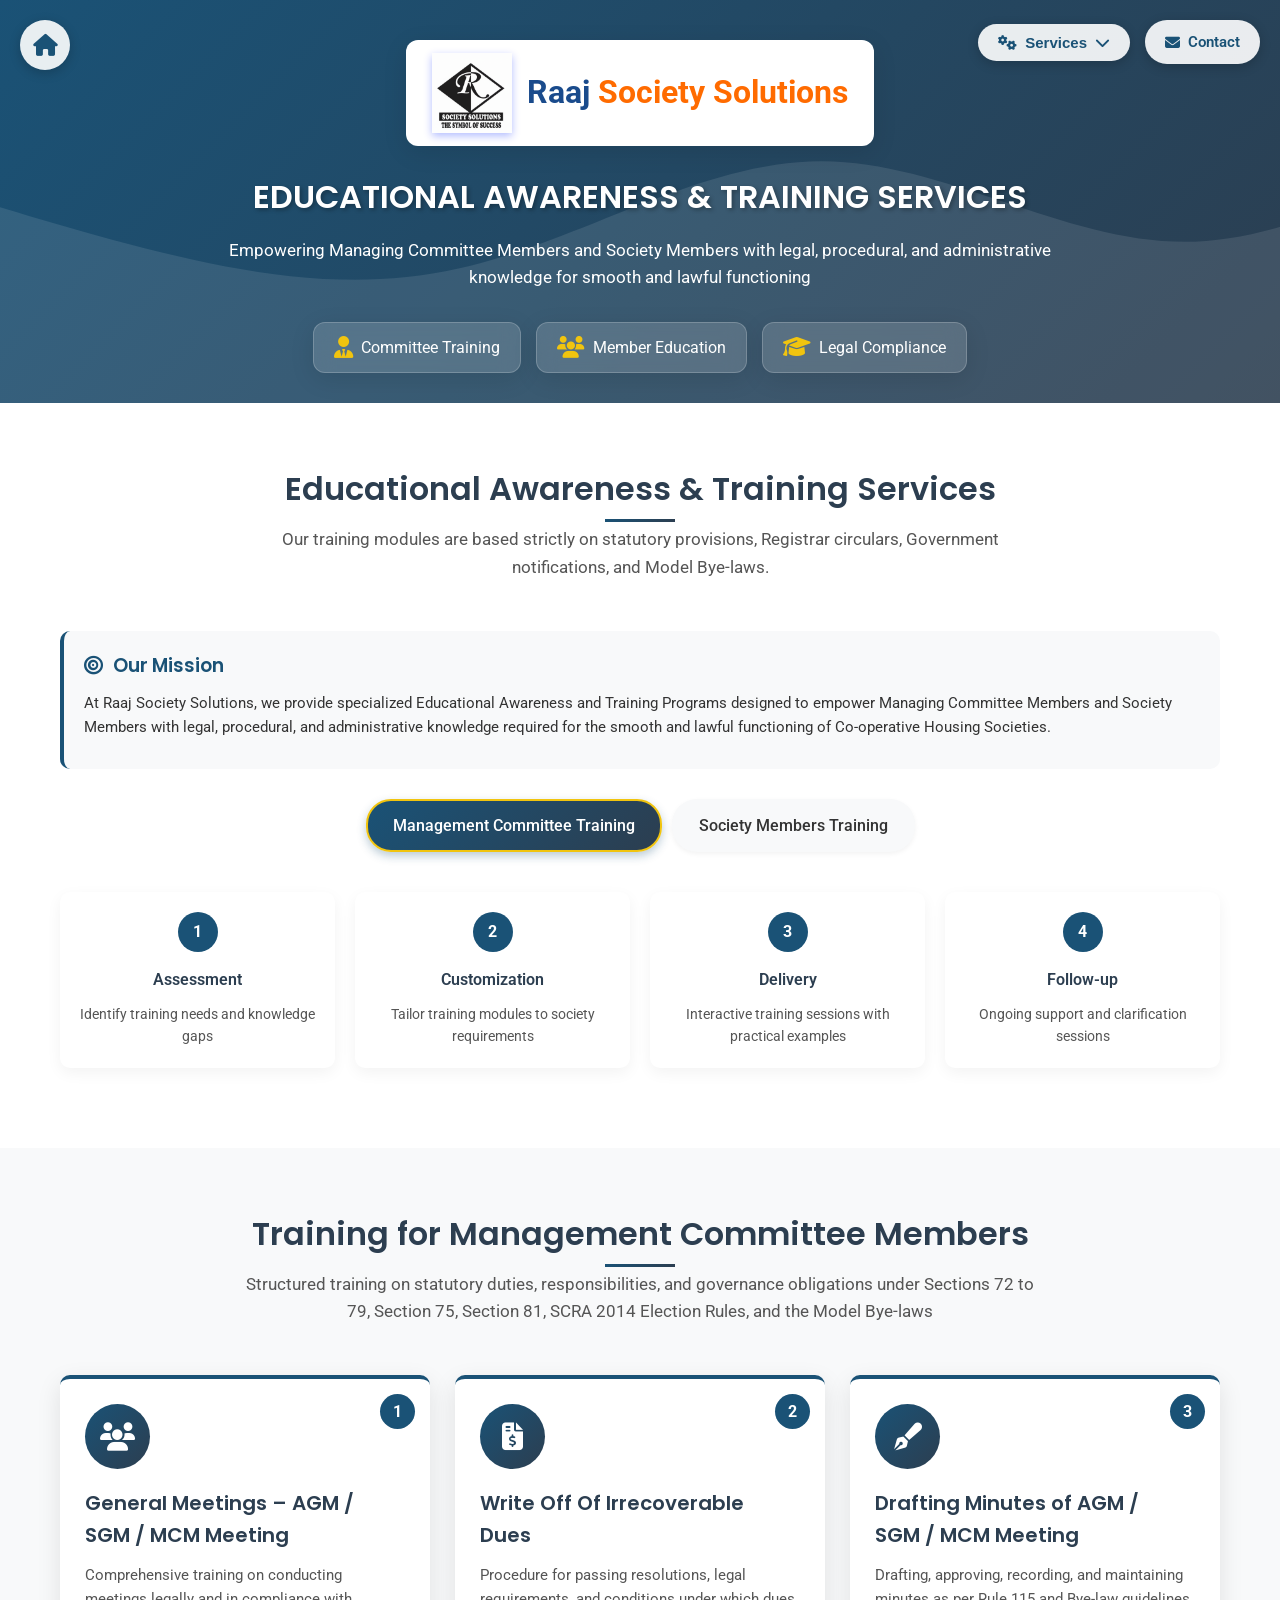
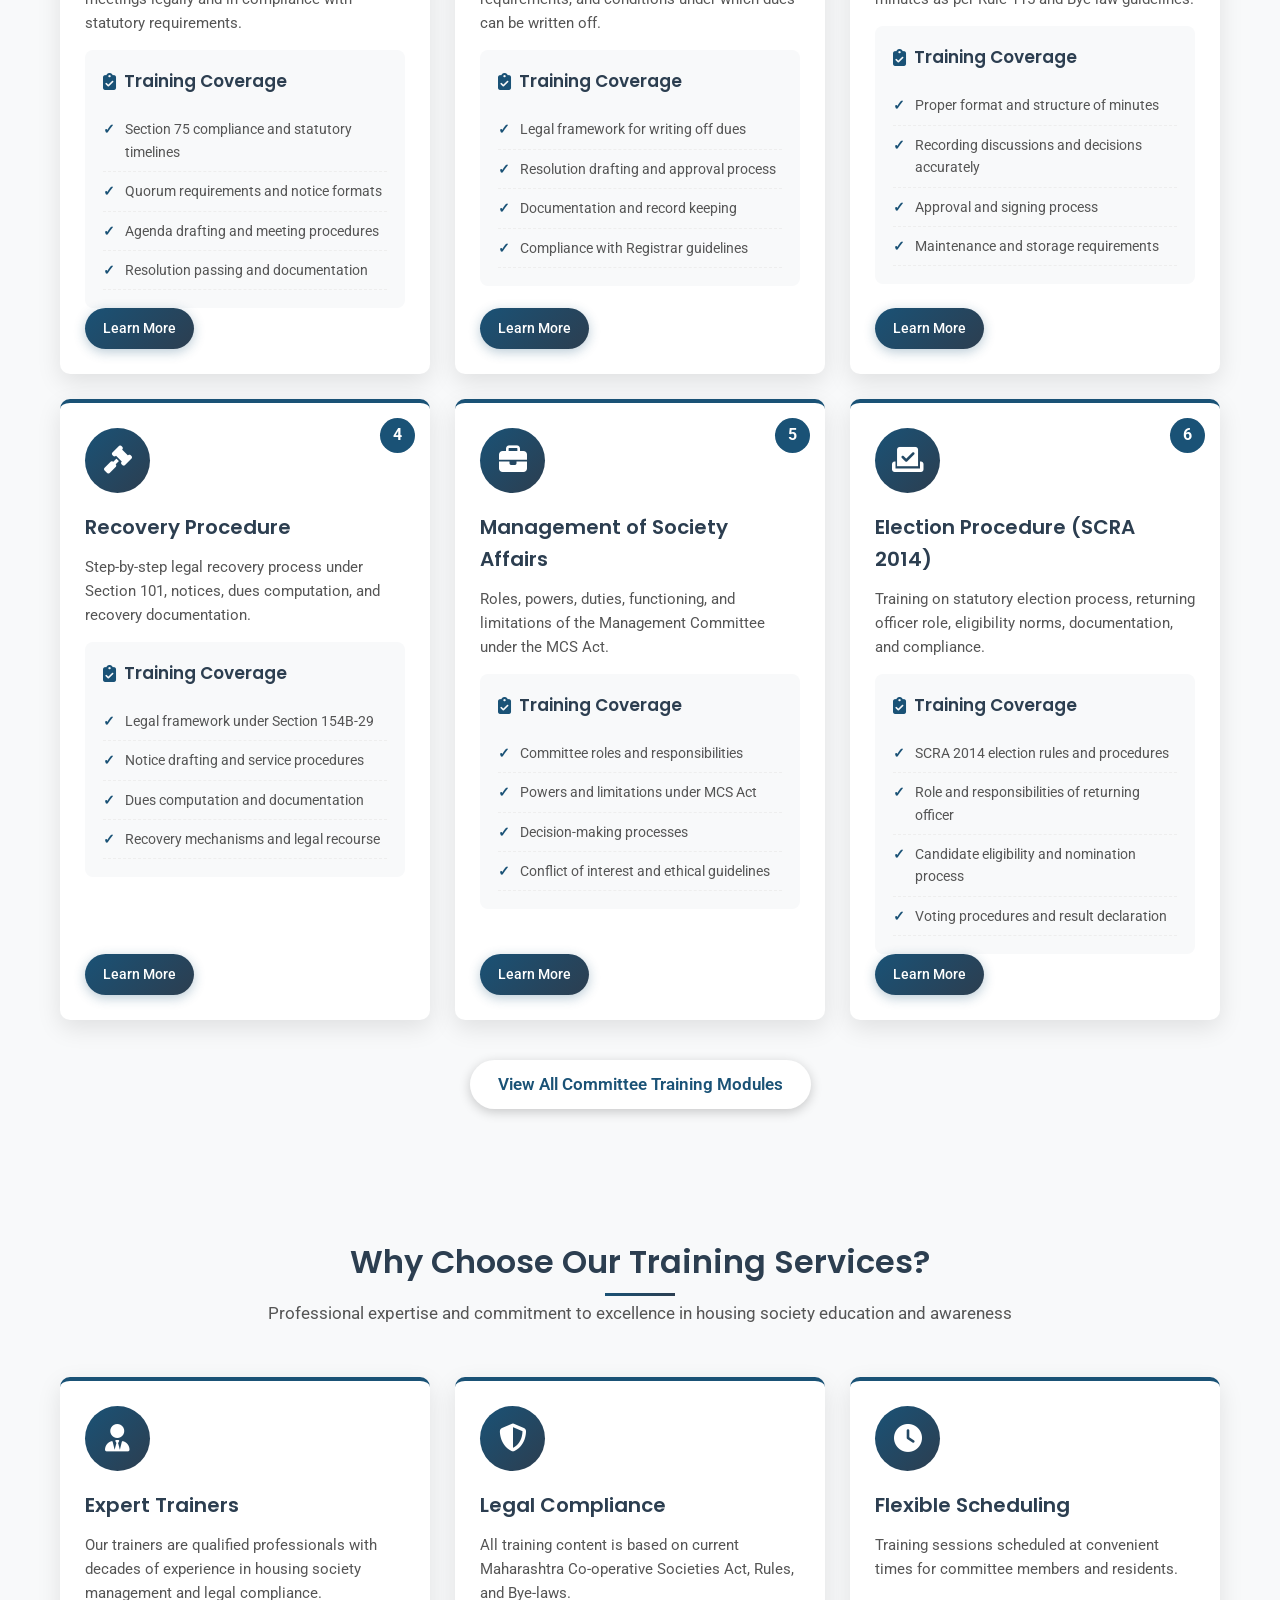
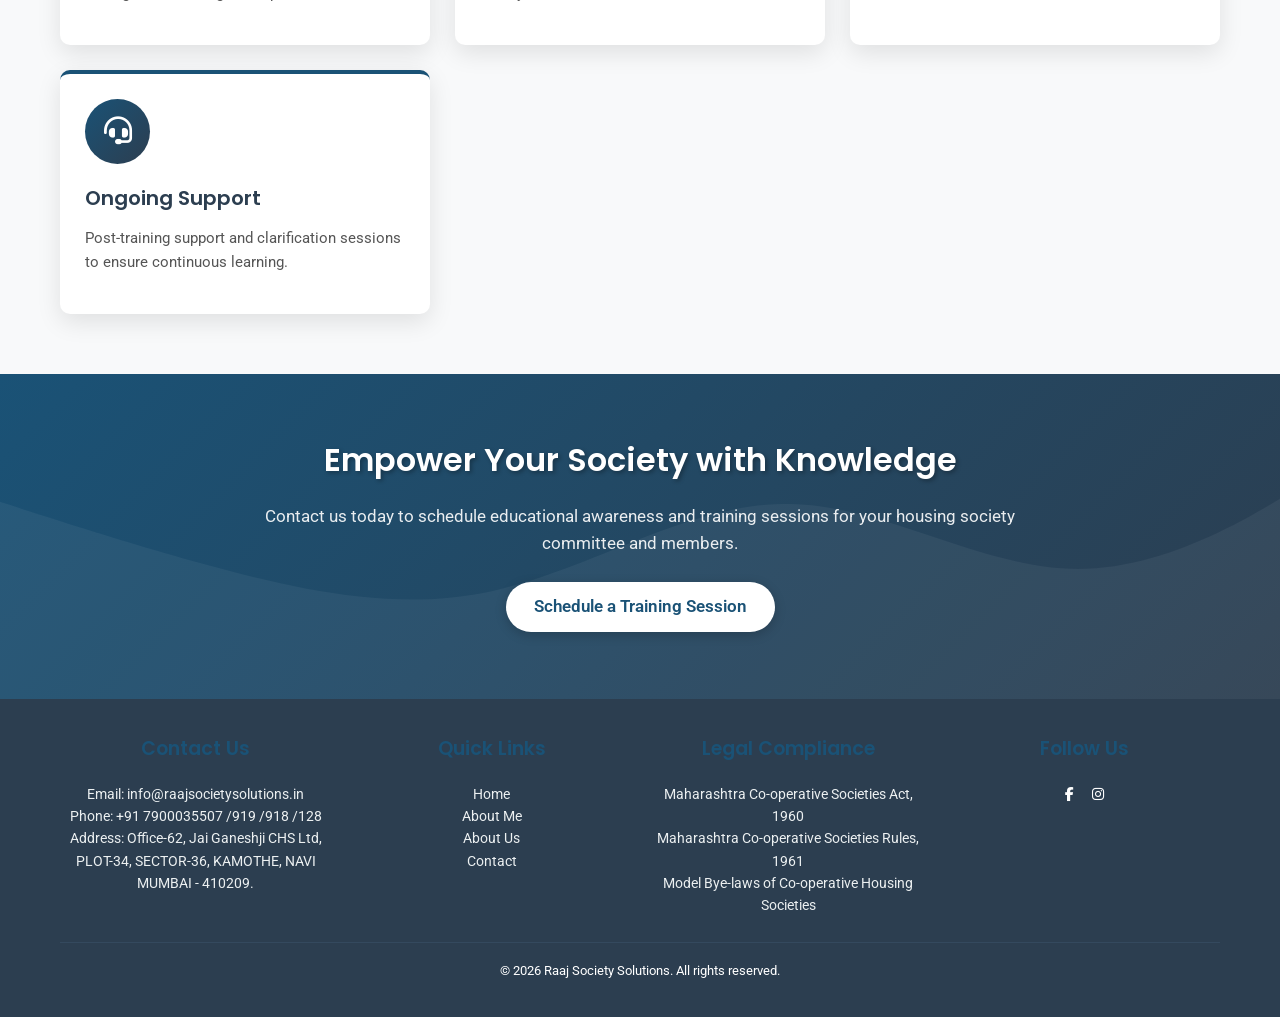
<file: educational-services.html>
<!DOCTYPE html>
<html lang="en">
<head>
    <meta charset="UTF-8">
    <meta name="viewport" content="width=device-width, initial-scale=1.0">
    <title>Educational Awareness & Training Services | Raaj Society Solutions</title>
    <link rel="stylesheet" href="https://cdnjs.cloudflare.com/ajax/libs/font-awesome/6.4.0/css/all.min.css">
    <link href="https://fonts.googleapis.com/css2?family=Poppins:wght@300;400;500;600;700&family=Roboto:wght@300;400;500;700&display=swap" rel="stylesheet">
    <style>
        * {
            margin: 0;
            padding: 0;
            box-sizing: border-box;
        }
        
        body {
            font-family: 'Roboto', sans-serif;
            background-color: #f8f9fa;
            color: #333;
            line-height: 1.6;
        }
        
        h1, h2, h3, h4, h5 {
            font-family: 'Poppins', sans-serif;
            font-weight: 600;
            color: #2c3e50;
        }
        
        .container {
            max-width: 1200px;
            margin: 0 auto;
            padding: 0 20px;
        }
        
        /* Header Styles */
        header {
            background: linear-gradient(135deg, #1a5276 0%, #2c3e50 100%);
            color: white;
            padding: 40px 0 30px;
            text-align: center;
            position: relative;
            overflow: hidden;
        }
        
        header:before {
            content: '';
            position: absolute;
            top: 0;
            left: 0;
            width: 100%;
            height: 100%;
            background: url('data:image/svg+xml;utf8,<svg xmlns="http://www.w3.org/2000/svg" viewBox="0 0 1440 320"><path fill="%23ffffff" fill-opacity="0.1" d="M0,96L48,112C96,128,192,160,288,186.7C384,213,480,235,576,213.3C672,192,768,128,864,128C960,128,1056,192,1152,192C1248,192,1344,128,1392,96L1440,64L1440,320L1392,320C1344,320,1248,320,1152,320C1056,320,960,320,864,320C768,320,672,320,576,320C480,320,384,320,288,320C192,320,96,320,48,320L0,320Z"></path></svg>');
            background-size: cover;
            background-position: center;
        }
        
        .logo-container {
            display: flex;
            align-items: center;
            justify-content: center;
            margin-bottom: 25px;
            position: relative;
            z-index: 2;
        }
        
        .logo {
            display: flex;
            align-items: center;
            gap: 15px;
            background-color: #ffffff;
            backdrop-filter: blur(10px);
            padding: 12px 25px;
            border-radius: 12px;
            box-shadow: 0 6px 25px rgba(0, 0, 0, 0.1);
            border: 1px solid rgba(255, 255, 255, 0.2);
            transition: all 0.4s ease;
        }
        
        .logo:hover {
            transform: translateY(-5px);
            background: rgba(255, 255, 255, 0.25);
            box-shadow: 0 10px 30px rgba(0, 0, 0, 0.2);
        }
        
        .logo img {
            width: 80px;
            height: 80px;
            background: white;
            display: flex;
            justify-content: center;
            align-items: center;
            font-weight: bold;
            font-size: 22px;
            color: #1a5276;
            box-shadow: 0 3px 8px rgba(0, 38, 255, 0.3);
            transition: all 0.4s ease;
        }
        
        .logo:hover .logo-icon {
            transform: rotate(15deg) scale(1.1);
            background: linear-gradient(135deg, #f1c40f, #e67e22);
            color: white;
        }
        
        /* .logo-text {
            text-align: left;
        }
        
        .logo-text h1 {
            font-size: 26px;
            margin: 0;
            color: white;
            text-shadow: 1px 1px 3px rgba(0,0,0,0.3);
            transition: all 0.4s ease;
        } */
         .logo-text {
            font-size: 2rem;
            font-weight: 700;
            color: #1a4b8c;
        }
        
        .logo-text span {
            color: #ff6b00;
        }
        
        /* .logo:hover .logo-text h1 {
            text-shadow: 2px 2px 8px rgba(0,0,0,0.4);
            color: #f1c40f;
        }
         */
        .logo-text p {
            font-size: 13px;
            margin: 0;
            color: #f1c40f;
            font-style: italic;
            transition: all 0.4s ease;
        }
        
        .logo:hover .logo-text p {
            color: white;
        }
        
        .header-content {
            position: relative;
            z-index: 1;
            max-width: 900px;
            margin: 0 auto;
        }
        
        .header-content h2 {
            font-size: 32px;
            margin-bottom: 15px;
            text-shadow: 2px 2px 4px rgba(0,0,0,0.3);
            animation: fadeInDown 1s ease-out;
            color: #ffffff;
        }
        
        .header-content p {
            font-size: 17px;
            margin-bottom: 25px;
            animation: fadeInUp 1s ease-out 0.3s both;
        }
        
        .sticker-container {
            display: flex;
            justify-content: center;
            gap: 15px;
            margin-top: 30px;
            flex-wrap: wrap;
        }
        
        .sticker {
            background: rgba(255, 255, 255, 0.15);
            backdrop-filter: blur(10px);
            border-radius: 12px;
            padding: 12px 20px;
            display: flex;
            align-items: center;
            gap: 8px;
            box-shadow: 0 6px 25px rgba(0, 0, 0, 0.1);
            border: 1px solid rgba(255, 255, 255, 0.2);
            animation: float 3s ease-in-out infinite;
            transition: all 0.4s ease;
            cursor: pointer;
        }
        
        .sticker:hover {
            transform: translateY(-8px) scale(1.05);
            background: rgba(255, 255, 255, 0.25);
            box-shadow: 0 12px 30px rgba(0, 0, 0, 0.2);
            border-color: rgba(241, 196, 15, 0.5);
        }
        
        .sticker:nth-child(2) {
            animation-delay: 0.5s;
        }
        
        .sticker:nth-child(3) {
            animation-delay: 1s;
        }
        
        .sticker i {
            font-size: 22px;
            color: #f1c40f;
            transition: all 0.4s ease;
        }
        
        .sticker:hover i {
            transform: rotate(15deg) scale(1.2);
            color: #e67e22;
        }
        
        /* Home Button */
        .home-button {
            position: fixed;
            top: 20px;
            left: 20px;
            z-index: 1000;
            background: rgba(255, 255, 255, 0.9);
            border-radius: 50%;
            width: 50px;
            height: 50px;
            display: flex;
            justify-content: center;
            align-items: center;
            box-shadow: 0 3px 12px rgba(0, 0, 0, 0.2);
            transition: all 0.4s ease;
            cursor: pointer;
        }
        
        .home-button:hover {
            transform: scale(1.2) rotate(15deg);
            background: white;
            box-shadow: 0 5px 20px rgba(0, 0, 0, 0.3);
            background: linear-gradient(135deg, #1a5276, #2c3e50);
        }
        
        .home-button:hover i {
            color: white;
        }
        
        .home-button i {
            font-size: 22px;
            color: #1a5276;
            transition: all 0.4s ease;
        }
        
        /* Header Navigation */
        .header-nav {
            position: fixed;
            top: 20px;
            right: 20px;
            z-index: 1000;
            display: flex;
            gap: 15px;
            align-items: center;
        }
        
        /* Services Dropdown */
        .services-dropdown {
            position: relative;
        }
        
        .services-btn {
            background: rgba(255, 255, 255, 0.9);
            color: #1a5276;
            border: none;
            padding: 10px 20px;
            border-radius: 25px;
            font-weight: 600;
            font-size: 15px;
            cursor: pointer;
            display: flex;
            align-items: center;
            gap: 8px;
            box-shadow: 0 3px 12px rgba(0, 0, 0, 0.2);
            transition: all 0.4s ease;
        }
        
        .services-btn:hover {
            background: white;
            transform: translateY(-2px);
            box-shadow: 0 5px 20px rgba(0, 0, 0, 0.25);
            color: #2c3e50;
        }
        
        .dropdown-content {
            position: absolute;
            top: 100%;
            right: 0;
            width: 250px;
            background-color: white;
            box-shadow: 0 8px 25px rgba(0,0,0,0.15);
            border-radius: 10px;
            padding: 15px 0;
            z-index: 1001;
            opacity: 0;
            visibility: hidden;
            transform: translateY(10px);
            transition: all 0.3s ease;
            margin-top: 10px;
        }
        
        .services-dropdown:hover .dropdown-content {
            opacity: 1;
            visibility: visible;
            transform: translateY(0);
        }
        
        .dropdown-content:before {
            content: '';
            position: absolute;
            top: -8px;
            right: 25px;
            width: 16px;
            height: 16px;
            background-color: white;
            transform: rotate(45deg);
            box-shadow: -3px -3px 5px rgba(0,0,0,0.04);
        }
        
        .dropdown-item {
            display: flex;
            align-items: center;
            padding: 12px 25px;
            text-decoration: none;
            color: #333;
            transition: all 0.3s ease;
            border-left: 4px solid transparent;
        }
        
        .dropdown-item:hover {
            background-color: rgba(26, 82, 118, 0.1);
            border-left-color: #1a5276;
            color: #2c3e50;
            padding-left: 30px;
        }
        
        .dropdown-icon {
            width: 30px;
            color: #1a5276;
            font-size: 1.1rem;
            margin-right: 12px;
        }
        
        .dropdown-item:hover .dropdown-icon {
            color: #3498db;
        }
        
        .dropdown-text {
            flex: 1;
            font-weight: 500;
            font-size: 14px;
        }
        
        .dropdown-arrow {
            font-size: 0.8rem;
            color: #7f8c8d;
            transition: all 0.3s ease;
        }
        
        .dropdown-item:hover .dropdown-arrow {
            color: #1a5276;
            transform: translateX(3px);
        }
        
        /* Contact Button */
        .contact-btn {
            background: rgba(255, 255, 255, 0.9);
            color: #1a5276;
            text-decoration: none;
            padding: 10px 20px;
            border-radius: 25px;
            font-weight: 600;
            font-size: 15px;
            display: flex;
            align-items: center;
            gap: 8px;
            box-shadow: 0 3px 12px rgba(0, 0, 0, 0.2);
            transition: all 0.4s ease;
        }
        
        .contact-btn:hover {
            background: white;
            transform: translateY(-2px);
            box-shadow: 0 5px 20px rgba(0, 0, 0, 0.25);
            color: #2c3e50;
        }
        
        /* Main Content Sections */
        .services-intro {
            padding: 60px 0 40px;
            background: white;
        }
        
        .section-title {
            text-align: center;
            margin-bottom: 50px;
        }
        
        .section-title h2 {
            font-size: 32px;
            color: #2c3e50;
            margin-bottom: 12px;
            position: relative;
            display: inline-block;
            transition: all 0.4s ease;
        }
        
        .section-title:hover h2 {
            color: #1a5276;
            transform: translateY(-3px);
        }
        
        .section-title h2:after {
            content: '';
            position: absolute;
            width: 70px;
            height: 3px;
            background: linear-gradient(135deg, #1a5276, #2c3e50);
            bottom: -8px;
            left: 50%;
            transform: translateX(-50%);
            transition: all 0.4s ease;
        }
        
        .section-title:hover h2:after {
            width: 120px;
            background: linear-gradient(135deg, #f1c40f, #e67e22);
        }
        
        .section-title p {
            font-size: 17px;
            color: #555;
            max-width: 800px;
            margin: 0 auto;
            line-height: 1.6;
        }
        
        .legal-reference {
            background: #f8f9fa;
            padding: 20px;
            border-radius: 10px;
            margin: 30px 0;
            border-left: 4px solid #1a5276;
            transition: all 0.4s ease;
            position: relative;
            overflow: hidden;
        }
        
        .legal-reference:before {
            content: '';
            position: absolute;
            top: 0;
            left: -100%;
            width: 100%;
            height: 100%;
            background: linear-gradient(90deg, transparent, rgba(26, 82, 118, 0.1), transparent);
            transition: all 0.6s ease;
        }
        
        .legal-reference:hover:before {
            left: 100%;
        }
        
        .legal-reference:hover {
            transform: translateY(-5px);
            box-shadow: 0 10px 25px rgba(0,0,0,0.1);
            border-left-color: #f1c40f;
        }
        
        .legal-reference h3 {
            color: #1a5276;
            margin-bottom: 10px;
            display: flex;
            align-items: center;
            gap: 10px;
            transition: all 0.4s ease;
        }
        
        .legal-reference:hover h3 {
            color: #2c3e50;
        }
        
        .legal-reference h3 i {
            color: #1a5276;
            transition: all 0.4s ease;
        }
        
        .legal-reference:hover h3 i {
            color: #f1c40f;
            transform: rotate(15deg) scale(1.1);
        }
        
        .legal-reference p {
            margin-bottom: 10px;
            font-size: 15px;
        }
        
        /* Training Sections */
        .training-section {
            padding: 60px 0;
        }
        
        .training-section:nth-child(even) {
            background: white;
        }
        
        .training-section:nth-child(odd) {
            background: #f8f9fa;
        }
        
        .training-grid {
            display: grid;
            grid-template-columns: repeat(auto-fill, minmax(350px, 1fr));
            gap: 25px;
        }
        
        .training-card {
            background-color: white;
            border-radius: 10px;
            box-shadow: 0 8px 25px rgba(0, 0, 0, 0.1);
            padding: 25px;
            position: relative;
            overflow: hidden;
            transition: all 0.5s ease;
            display: flex;
            flex-direction: column;
            height: 100%;
            border-top: 4px solid #1a5276;
        }
        
        .training-card:before {
            content: '';
            position: absolute;
            top: 0;
            left: 0;
            width: 100%;
            height: 100%;
            background: linear-gradient(135deg, rgba(26, 82, 118, 0.03), transparent);
            opacity: 0;
            transition: all 0.5s ease;
        }
        
        .training-card:hover {
            transform: translateY(-12px) scale(1.02);
            box-shadow: 0 15px 35px rgba(0, 0, 0, 0.15);
            border-top-color: #f1c40f;
        }
        
        .training-card:hover:before {
            opacity: 1;
        }
        
        .training-number {
            position: absolute;
            top: 15px;
            right: 15px;
            width: 35px;
            height: 35px;
            background: #1a5276;
            color: white;
            border-radius: 50%;
            display: flex;
            justify-content: center;
            align-items: center;
            font-weight: bold;
            font-size: 16px;
            transition: all 0.4s ease;
            z-index: 2;
        }
        
        .training-card:hover .training-number {
            transform: scale(1.2) rotate(15deg);
            background: linear-gradient(135deg, #f1c40f, #e67e22);
        }
        
        .training-icon {
            width: 65px;
            height: 65px;
            background: linear-gradient(135deg, #1a5276, #2c3e50);
            border-radius: 50%;
            display: flex;
            justify-content: center;
            align-items: center;
            margin-bottom: 18px;
            transition: all 0.5s ease;
            position: relative;
            z-index: 2;
        }
        
        .training-card:hover .training-icon {
            transform: translateY(-5px) scale(1.1);
            background: linear-gradient(135deg, #f1c40f, #e67e22);
            box-shadow: 0 8px 20px rgba(241, 196, 15, 0.3);
        }
        
        .training-icon i {
            font-size: 28px;
            color: white;
            transition: all 0.4s ease;
        }
        
        .training-card:hover .training-icon i {
            transform: rotate(15deg);
        }
        
        .training-content h3 {
            color: #2c3e50;
            margin-bottom: 12px;
            font-size: 20px;
            font-weight: 600;
            padding-right: 40px;
            transition: all 0.4s ease;
            position: relative;
            z-index: 2;
        }
        
        .training-card:hover .training-content h3 {
            color: #1a5276;
        }
        
        .training-content p {
            color: #555;
            margin-bottom: 15px;
            line-height: 1.6;
            font-size: 15px;
            position: relative;
            z-index: 2;
        }
        
        .legal-basis {
            background: #e8f4fd;
            border-left: 3px solid #1a5276;
            padding: 12px 15px;
            margin: 15px 0;
            border-radius: 0 5px 5px 0;
            transition: all 0.4s ease;
            position: relative;
            z-index: 2;
        }
        
        .training-card:hover .legal-basis {
            border-left-color: #f1c40f;
            transform: translateX(5px);
        }
        
        .legal-basis h5 {
            color: #1a5276;
            margin-bottom: 5px;
            font-size: 14px;
            transition: all 0.4s ease;
        }
        
        .training-card:hover .legal-basis h5 {
            color: #2c3e50;
        }
        
        .legal-basis p {
            font-size: 13px;
            color: #555;
            margin: 0;
        }
        
        .training-details {
            background: #f8f9fa;
            padding: 18px;
            border-radius: 8px;
            margin-top: 15px;
            transition: all 0.4s ease;
            position: relative;
            z-index: 2;
        }
        
        .training-card:hover .training-details {
            background: rgba(248, 249, 250, 0.8);
            transform: translateY(-3px);
        }
        
        .training-details h4 {
            color: #2c3e50;
            margin-bottom: 10px;
            font-size: 17px;
            display: flex;
            align-items: center;
            gap: 8px;
            transition: all 0.4s ease;
        }
        
        .training-card:hover .training-details h4 {
            color: #1a5276;
        }
        
        .training-details h4 i {
            color: #1a5276;
            transition: all 0.4s ease;
        }
        
        .training-card:hover .training-details h4 i {
            color: #f1c40f;
            transform: rotate(15deg);
        }
        
        .training-list {
            list-style-type: none;
            margin-top: 15px;
            position: relative;
            z-index: 2;
        }
        
        .training-list li {
            padding: 8px 0;
            color: #555;
            border-bottom: 1px dashed #eee;
            position: relative;
            padding-left: 22px;
            font-size: 14px;
            transition: all 0.3s ease;
        }
        
        .training-list li:hover {
            color: #1a5276;
            transform: translateX(5px);
            border-bottom-color: #f1c40f;
        }
        
        .training-list li:before {
            content: "✓";
            color: #1a5276;
            font-weight: bold;
            position: absolute;
            left: 0;
            transition: all 0.3s ease;
        }
        
        .training-list li:hover:before {
            color: #f1c40f;
            transform: scale(1.2);
        }
        
        .btn-more {
            display: inline-block;
            background: linear-gradient(135deg, #1a5276, #2c3e50);
            color: white;
            text-decoration: none;
            padding: 9px 18px;
            border-radius: 25px;
            font-weight: 500;
            transition: all 0.4s ease;
            align-self: flex-start;
            margin-top: auto;
            box-shadow: 0 3px 12px rgba(26, 82, 118, 0.3);
            font-size: 14px;
            position: relative;
            z-index: 2;
            overflow: hidden;
        }
        
        .btn-more:before {
            content: '';
            position: absolute;
            top: 0;
            left: -100%;
            width: 100%;
            height: 100%;
            background: linear-gradient(90deg, transparent, rgba(255,255,255,0.3), transparent);
            transition: all 0.6s ease;
        }
        
        .btn-more:hover {
            background: linear-gradient(135deg, #f1c40f, #e67e22);
            transform: translateY(-3px) scale(1.05);
            box-shadow: 0 5px 15px rgba(241, 196, 15, 0.4);
        }
        
        .btn-more:hover:before {
            left: 100%;
        }
        
        /* CTA Section */
        .cta-section {
            padding: 60px 0;
            background: linear-gradient(135deg, #1a5276 0%, #2c3e50 100%);
            color: white;
            text-align: center;
            position: relative;
            overflow: hidden;
        }
        
        .cta-section:before {
            content: '';
            position: absolute;
            top: 0;
            left: 0;
            width: 100%;
            height: 100%;
            background: url('data:image/svg+xml;utf8,<svg xmlns="http://www.w3.org/2000/svg" viewBox="0 0 1440 320"><path fill="%23ffffff" fill-opacity="0.05" d="M0,96L48,112C96,128,192,160,288,186.7C384,213,480,235,576,213.3C672,192,768,128,864,128C960,128,1056,192,1152,192C1248,192,1344,128,1392,96L1440,64L1440,320L1392,320C1344,320,1248,320,1152,320C1056,320,960,320,864,320C768,320,672,320,576,320C480,320,384,320,288,320C192,320,96,320,48,320L0,320Z"></path></svg>');
            background-size: cover;
            background-position: center;
        }
        
        .cta-content {
            max-width: 800px;
            margin: 0 auto;
            position: relative;
            z-index: 1;
        }
        
        .cta-content h2 {
            font-size: 32px;
            margin-bottom: 18px;
            color: white;
            text-shadow: 2px 2px 4px rgba(0,0,0,0.3);
            transition: all 0.4s ease;
        }
        
        .cta-content:hover h2 {
            transform: translateY(-5px);
            text-shadow: 3px 3px 6px rgba(0,0,0,0.4);
        }
        
        .cta-content p {
            font-size: 17px;
            margin-bottom: 25px;
            opacity: 0.9;
        }
        
        .btn-cta {
            display: inline-block;
            background: white;
            color: #1a5276;
            text-decoration: none;
            padding: 11px 28px;
            border-radius: 25px;
            font-weight: 600;
            font-size: 17px;
            transition: all 0.4s ease;
            box-shadow: 0 3px 12px rgba(0, 0, 0, 0.2);
            position: relative;
            overflow: hidden;
        }
        
        .btn-cta:before {
            content: '';
            position: absolute;
            top: 0;
            left: -100%;
            width: 100%;
            height: 100%;
            background: linear-gradient(90deg, transparent, rgba(26, 82, 118, 0.1), transparent);
            transition: all 0.6s ease;
        }
        
        .btn-cta:hover {
            transform: translateY(-5px) scale(1.05);
            box-shadow: 0 8px 20px rgba(0, 0, 0, 0.3);
            background: #f1c40f;
            color: #2c3e50;
        }
        
        .btn-cta:hover:before {
            left: 100%;
        }
        
        /* Footer */
        footer {
            background: #2c3e50;
            color: white;
            padding: 35px 0;
            text-align: center;
        }
        
        .footer-content {
            display: flex;
            justify-content: space-between;
            flex-wrap: wrap;
            gap: 25px;
            margin-bottom: 25px;
        }
        
        .footer-section {
            flex: 1;
            min-width: 230px;
            transition: all 0.4s ease;
        }
        
        .footer-section:hover {
            transform: translateY(-5px);
        }
        
        .footer-section h3 {
            font-size: 19px;
            margin-bottom: 18px;
            color: #1a5276;
            transition: all 0.4s ease;
        }
        
        .footer-section:hover h3 {
            color: #f1c40f;
        }
        
        .footer-section p, .footer-section a {
            color: #ecf0f1;
            line-height: 1.6;
            font-size: 14px;
            transition: all 0.3s ease;
        }
        
        .footer-section a {
            text-decoration: none;
        }
        
        .footer-section a:hover {
            color: #f1c40f;
            padding-left: 5px;
        }
        
        .footer-bottom {
            border-top: 1px solid #34495e;
            padding-top: 18px;
            font-size: 13px;
        }
        
        /* Animations */
        @keyframes fadeInDown {
            from {
                opacity: 0;
                transform: translateY(-30px);
            }
            to {
                opacity: 1;
                transform: translateY(0);
            }
        }
        
        @keyframes fadeInUp {
            from {
                opacity: 0;
                transform: translateY(30px);
            }
            to {
                opacity: 1;
                transform: translateY(0);
            }
        }
        
        @keyframes float {
            0% {
                transform: translateY(0);
            }
            50% {
                transform: translateY(-8px);
            }
            100% {
                transform: translateY(0);
            }
        }
        
        /* Process Steps */
        .process-steps {
            display: flex;
            justify-content: space-between;
            margin: 40px 0;
            flex-wrap: wrap;
            gap: 20px;
        }
        
        .process-step {
            flex: 1;
            min-width: 200px;
            text-align: center;
            padding: 20px;
            background: white;
            border-radius: 10px;
            box-shadow: 0 5px 15px rgba(0,0,0,0.05);
            transition: all 0.4s ease;
            position: relative;
            overflow: hidden;
        }
        
        .process-step:before {
            content: '';
            position: absolute;
            top: 0;
            left: 0;
            width: 100%;
            height: 100%;
            background: linear-gradient(135deg, rgba(26, 82, 118, 0.03), transparent);
            opacity: 0;
            transition: all 0.4s ease;
        }
        
        .process-step:hover {
            transform: translateY(-8px) scale(1.03);
            box-shadow: 0 10px 25px rgba(0,0,0,0.1);
        }
        
        .process-step:hover:before {
            opacity: 1;
        }
        
        .step-number {
            width: 40px;
            height: 40px;
            background: #1a5276;
            color: white;
            border-radius: 50%;
            display: flex;
            justify-content: center;
            align-items: center;
            margin: 0 auto 15px;
            font-weight: bold;
            transition: all 0.4s ease;
            position: relative;
            z-index: 2;
        }
        
        .process-step:hover .step-number {
            transform: scale(1.2) rotate(15deg);
            background: linear-gradient(135deg, #f1c40f, #e67e22);
        }
        
        .step-title {
            font-weight: 600;
            margin-bottom: 10px;
            color: #2c3e50;
            transition: all 0.4s ease;
            position: relative;
            z-index: 2;
        }
        
        .process-step:hover .step-title {
            color: #1a5276;
        }
        
        .step-desc {
            font-size: 14px;
            color: #555;
            position: relative;
            z-index: 2;
        }
        
        /* Training Tabs */
        .training-tabs {
            display: flex;
            justify-content: center;
            margin-bottom: 40px;
            flex-wrap: wrap;
            gap: 10px;
        }
        
        .training-tab {
            padding: 12px 25px;
            background: #f8f9fa;
            border-radius: 25px;
            cursor: pointer;
            transition: all 0.4s ease;
            font-weight: 500;
            box-shadow: 0 2px 5px rgba(0,0,0,0.05);
            border: 2px solid transparent;
        }
        
        .training-tab.active {
            background: linear-gradient(135deg, #1a5276, #2c3e50);
            color: white;
            box-shadow: 0 4px 10px rgba(26, 82, 118, 0.3);
            border-color: #f1c40f;
        }
        
        .training-tab:hover:not(.active) {
            background: #e9ecef;
            transform: translateY(-3px);
        }
        
        /* Responsive adjustments */
        @media (max-width: 992px) {
            .training-grid {
                grid-template-columns: repeat(auto-fill, minmax(300px, 1fr));
            }
            
            .process-steps {
                flex-direction: column;
            }
            
            .header-nav {
                flex-direction: column;
                gap: 10px;
            }
            
            .dropdown-content {
                position: fixed;
                width: 90%;
                right: 5%;
                top: 120px;
            }
        }
        
        @media (max-width: 768px) {
            .training-grid {
                grid-template-columns: 1fr;
            }
            
            .section-title h2 {
                font-size: 26px;
            }
            
            .section-title p {
                font-size: 15px;
            }
            
            .header-content h2 {
                font-size: 26px;
            }
            
            .header-content p {
                font-size: 15px;
            }
            
            .home-button {
                width: 45px;
                height: 45px;
                top: 15px;
                left: 15px;
            }
            
            .home-button i {
                font-size: 18px;
            }
            
            .logo {
                padding: 10px 18px;
            }

            .logo-container{
                margin-top: 24px;
            }
            
            .logo-icon {
                width: 45px;
                height: 45px;
                font-size: 18px;
            }
            
            .logo-text h1 {
                font-size: 20px;
            }
            
            .logo-text p {
                font-size: 11px;
            }
            
            .header-nav {
                top: 15px;
                right: 15px;
            }
            
            .services-btn, .contact-btn {
                padding: 8px 16px;
                font-size: 14px;
            }
        }
        
        @media (max-width: 576px) {
            .header-nav {
                flex-direction: row;
                flex-wrap: wrap;
                justify-content: flex-end;
            }
            
            .logo-text {
                font-size: 1.5rem;
            }
            
            .logo-icon {
                width: 40px;
                height: 40px;
                font-size: 16px;
            }
            
            .dropdown-content {
                position: fixed;
                width: 90%;
                right: 5%;
                top: 140px;
            }
        }
    </style>
</head>
<body>
    <!-- Home Button -->
    <div class="home-button" onclick="goToHome()">
        <i class="fas fa-home"></i>
    </div>
    
    <!-- Header Navigation -->
    <div class="header-nav">
        <!-- Services Dropdown -->
        <div class="services-dropdown">
            <button class="services-btn">
                <i class="fas fa-cogs"></i> Services <i class="fas fa-chevron-down"></i>
            </button>
            <div class="dropdown-content">
                <a href="accounts-services.html" class="dropdown-item">
                    <i class="fas fa-file-invoice-dollar dropdown-icon"></i>
                    <span class="dropdown-text">Accounts Services</span>
                    <i class="fas fa-chevron-right dropdown-arrow"></i>
                </a>
                <a href="audit-services.html" class="dropdown-item">
                    <i class="fas fa-search-dollar dropdown-icon"></i>
                    <span class="dropdown-text">Audit Services</span>
                    <i class="fas fa-chevron-right dropdown-arrow"></i>
                </a>
                <a href="statutory-services.html" class="dropdown-item">
                    <i class="fas fa-balance-scale dropdown-icon"></i>
                    <span class="dropdown-text">Statutory Services</span>
                    <i class="fas fa-chevron-right dropdown-arrow"></i>
                </a>
                <!-- <a href="educational-services.html" class="dropdown-item">
                    <i class="fas fa-chalkboard-teacher dropdown-icon"></i>
                    <span class="dropdown-text">Educational Services</span>
                    <i class="fas fa-chevron-right dropdown-arrow"></i>
                </a> -->
                <a href="insurance-services.html" class="dropdown-item">
                    <i class="fas fa-shield-alt dropdown-icon"></i>
                    <span class="dropdown-text">Insurance Services</span>
                    <i class="fas fa-chevron-right dropdown-arrow"></i>
                </a>
                <a href="legal-consultancy.html" class="dropdown-item">
                    <i class="fas fa-gavel dropdown-icon"></i>
                    <span class="dropdown-text">Legal Consultancy</span>
                    <i class="fas fa-chevron-right dropdown-arrow"></i>
                </a>
                <a href="taxation-consultancy.html" class="dropdown-item">
                    <i class="fas fa-calculator dropdown-icon"></i>
                    <span class="dropdown-text">Taxation Consultancy</span>
                    <i class="fas fa-chevron-right dropdown-arrow"></i>
                </a>
                <a href="election-services.html" class="dropdown-item">
                    <i class="fas fa-tasks dropdown-icon"></i>
                    <span class="dropdown-text">Election Services</span>
                    <i class="fas fa-chevron-right dropdown-arrow"></i>
                </a>
                <a href="other-services.html" class="dropdown-item">
                    <i class="fas fa-tasks dropdown-icon"></i>
                    <span class="dropdown-text">Other Special Services</span>
                    <i class="fas fa-chevron-right dropdown-arrow"></i>
                </a>
            </div>
        </div>
        
        <!-- Contact Button -->
        <a href="contact.html" class="contact-btn">
            <i class="fas fa-envelope"></i> Contact
        </a>
    </div>
    
    <header>
        <div class="container">
            <div class="logo-container">
                <div class="logo">
                    <img src="img/R LOGO.png" alt="">
                    <div class="logo-text">
                        <div class="logo-text">Raaj <span>Society Solutions</span></div>
                        <!-- <p>EDUCATIONAL AWARENESS & TRAINING SERVICES</p> -->
                    </div>
                </div>
            </div>
            
            <div class="header-content">
                <h2>EDUCATIONAL AWARENESS & TRAINING SERVICES</h2>
                <p>Empowering Managing Committee Members and Society Members with legal, procedural, and administrative knowledge for smooth and lawful functioning</p>
                
                <div class="sticker-container">
                    <div class="sticker">
                        <i class="fas fa-user-tie"></i>
                        <span>Committee Training</span>
                    </div>
                    <div class="sticker">
                        <i class="fas fa-users"></i>
                        <span>Member Education</span>
                    </div>
                    <div class="sticker">
                        <i class="fas fa-graduation-cap"></i>
                        <span>Legal Compliance</span>
                    </div>
                </div>
            </div>
        </div>
    </header>
    
    <section class="services-intro">
        <div class="container">
            <div class="section-title">
                <h2>Educational Awareness & Training Services</h2>
                <p>Our training modules are based strictly on statutory provisions, Registrar circulars, Government notifications, and Model Bye-laws.</p>
            </div>
            
            <div class="legal-reference">
                <h3><i class="fas fa-bullseye"></i> Our Mission</h3>
                <p>At Raaj Society Solutions, we provide specialized Educational Awareness and Training Programs designed to empower Managing Committee Members and Society Members with legal, procedural, and administrative knowledge required for the smooth and lawful functioning of Co-operative Housing Societies.</p>
            </div>
            
            <div class="training-tabs">
                <div class="training-tab active" onclick="showTraining('committee')">Management Committee Training</div>
                <div class="training-tab" onclick="showTraining('members')">Society Members Training</div>
            </div>
            
            <div class="process-steps">
                <div class="process-step">
                    <div class="step-number">1</div>
                    <div class="step-title">Assessment</div>
                    <div class="step-desc">Identify training needs and knowledge gaps</div>
                </div>
                <div class="process-step">
                    <div class="step-number">2</div>
                    <div class="step-title">Customization</div>
                    <div class="step-desc">Tailor training modules to society requirements</div>
                </div>
                <div class="process-step">
                    <div class="step-number">3</div>
                    <div class="step-title">Delivery</div>
                    <div class="step-desc">Interactive training sessions with practical examples</div>
                </div>
                <div class="process-step">
                    <div class="step-number">4</div>
                    <div class="step-title">Follow-up</div>
                    <div class="step-desc">Ongoing support and clarification sessions</div>
                </div>
            </div>
        </div>
    </section>
    
    <!-- Management Committee Training -->
    <section class="training-section" id="committee-training">
        <div class="container">
            <div class="section-title">
                <h2>Training for Management Committee Members</h2>
                <p>Structured training on statutory duties, responsibilities, and governance obligations under Sections 72 to 79, Section 75, Section 81, SCRA 2014 Election Rules, and the Model Bye-laws</p>
            </div>
            
            <div class="training-grid">
                <!-- Training 1 -->
                <div class="training-card">
                    <div class="training-number">1</div>
                    <div class="training-icon">
                        <i class="fas fa-users"></i>
                    </div>
                    <div class="training-content">
                        <h3>General Meetings – AGM / SGM / MCM Meeting</h3>
                        <p>Comprehensive training on conducting meetings legally and in compliance with statutory requirements.</p>
                        
                        <div class="training-details">
                            <h4><i class="fas fa-clipboard-check"></i> Training Coverage</h4>
                            <ul class="training-list">
                                <li>Section 75 compliance and statutory timelines</li>
                                <li>Quorum requirements and notice formats</li>
                                <li>Agenda drafting and meeting procedures</li>
                                <li>Resolution passing and documentation</li>
                            </ul>
                        </div>
                    </div>
                    <a href="#" class="btn-more">Learn More</a>
                </div>
                
                <!-- Training 2 -->
                <div class="training-card">
                    <div class="training-number">2</div>
                    <div class="training-icon">
                        <i class="fas fa-file-invoice-dollar"></i>
                    </div>
                    <div class="training-content">
                        <h3>Write Off Of Irrecoverable Dues</h3>
                        <p>Procedure for passing resolutions, legal requirements, and conditions under which dues can be written off.</p>
                        
                        <div class="training-details">
                            <h4><i class="fas fa-clipboard-check"></i> Training Coverage</h4>
                            <ul class="training-list">
                                <li>Legal framework for writing off dues</li>
                                <li>Resolution drafting and approval process</li>
                                <li>Documentation and record keeping</li>
                                <li>Compliance with Registrar guidelines</li>
                            </ul>
                        </div>
                    </div>
                    <a href="#" class="btn-more">Learn More</a>
                </div>
                
                <!-- Training 3 -->
                <div class="training-card">
                    <div class="training-number">3</div>
                    <div class="training-icon">
                        <i class="fas fa-pen-fancy"></i>
                    </div>
                    <div class="training-content">
                        <h3>Drafting Minutes of AGM / SGM / MCM Meeting </h3>
                        <p>Drafting, approving, recording, and maintaining minutes as per Rule 115 and Bye-law guidelines.</p>
                        
                        <div class="training-details">
                            <h4><i class="fas fa-clipboard-check"></i> Training Coverage</h4>
                            <ul class="training-list">
                                <li>Proper format and structure of minutes</li>
                                <li>Recording discussions and decisions accurately</li>
                                <li>Approval and signing process</li>
                                <li>Maintenance and storage requirements</li>
                            </ul>
                        </div>
                    </div>
                    <a href="#" class="btn-more">Learn More</a>
                </div>
                
                <!-- Training 4 -->
                <div class="training-card">
                    <div class="training-number">4</div>
                    <div class="training-icon">
                        <i class="fas fa-gavel"></i>
                    </div>
                    <div class="training-content">
                        <h3>Recovery Procedure</h3>
                        <p>Step-by-step legal recovery process under Section 101, notices, dues computation, and recovery documentation.</p>
                        
                        <div class="training-details">
                            <h4><i class="fas fa-clipboard-check"></i> Training Coverage</h4>
                            <ul class="training-list">
                                <li>Legal framework under Section 154B-29</li>
                                <li>Notice drafting and service procedures</li>
                                <li>Dues computation and documentation</li>
                                <li>Recovery mechanisms and legal recourse</li>
                            </ul>
                        </div>
                    </div>
                    <a href="#" class="btn-more">Learn More</a>
                </div>
                
                <!-- Training 5 -->
                <div class="training-card">
                    <div class="training-number">5</div>
                    <div class="training-icon">
                        <i class="fas fa-briefcase"></i>
                    </div>
                    <div class="training-content">
                        <h3>Management of Society Affairs</h3>
                        <p>Roles, powers, duties, functioning, and limitations of the Management Committee under the MCS Act.</p>
                        
                        <div class="training-details">
                            <h4><i class="fas fa-clipboard-check"></i> Training Coverage</h4>
                            <ul class="training-list">
                                <li>Committee roles and responsibilities</li>
                                <li>Powers and limitations under MCS Act</li>
                                <li>Decision-making processes</li>
                                <li>Conflict of interest and ethical guidelines</li>
                            </ul>
                        </div>
                    </div>
                    <a href="#" class="btn-more">Learn More</a>
                </div>
                
                <!-- Training 6 -->
                <div class="training-card">
                    <div class="training-number">6</div>
                    <div class="training-icon">
                        <i class="fas fa-vote-yea"></i>
                    </div>
                    <div class="training-content">
                        <h3>Election Procedure (SCRA 2014)</h3>
                        <p>Training on statutory election process, returning officer role, eligibility norms, documentation, and compliance.</p>
                        
                        <div class="training-details">
                            <h4><i class="fas fa-clipboard-check"></i> Training Coverage</h4>
                            <ul class="training-list">
                                <li>SCRA 2014 election rules and procedures</li>
                                <li>Role and responsibilities of returning officer</li>
                                <li>Candidate eligibility and nomination process</li>
                                <li>Voting procedures and result declaration</li>
                            </ul>
                        </div>
                    </div>
                    <a href="#" class="btn-more">Learn More</a>
                </div>
            </div>
            
            <div style="text-align: center; margin-top: 40px;">
                <a href="#" class="btn-cta">View All Committee Training Modules</a>
            </div>
        </div>
    </section>
    
    <!-- Society Members Training -->
    <section class="training-section" id="members-training" style="display: none;">
        <div class="container">
            <div class="section-title">
                <h2>Training for All Society Members</h2>
                <p>Educational modules to inform members about their rights, responsibilities, privileges, and duties under the MCS Act and Bye-laws, ensuring transparency and harmony in society functioning</p>
            </div>
            
            <div class="training-grid">
                <!-- Training 1 -->
                <div class="training-card">
                    <div class="training-number">1</div>
                    <div class="training-icon">
                        <i class="fas fa-user-friends"></i>
                    </div>
                    <div class="training-content">
                        <h3>Members & Their Types</h3>
                        <p>Explanation of Active, Associate, Provisional, and Nominal members as per Bye-laws.</p>
                        
                        <div class="training-details">
                            <h4><i class="fas fa-clipboard-check"></i> Training Coverage</h4>
                            <ul class="training-list">
                                <li>Different types of society members</li>
                                <li>Rights and responsibilities of each member type</li>
                                <li>Membership eligibility criteria</li>
                                <li>Conversion between member types</li>
                            </ul>
                        </div>
                    </div>
                    <a href="#" class="btn-more">Learn More</a>
                </div>
                
                <!-- Training 2 -->
                <div class="training-card">
                    <div class="training-number">2</div>
                    <div class="training-icon">
                        <i class="fas fa-balance-scale"></i>
                    </div>
                    <div class="training-content">
                        <h3>Rights, Responsibilities & Liabilities</h3>
                        <p>Legal rights and obligations of every member under Sections 22–27 of the MCS Act.</p>
                        
                        <div class="training-details">
                            <h4><i class="fas fa-clipboard-check"></i> Training Coverage</h4>
                            <ul class="training-list">
                                <li>Member rights under MCS Act</li>
                                <li>Financial and maintenance responsibilities</li>
                                <li>Legal liabilities and compliance requirements</li>
                                <li>Dispute resolution mechanisms</li>
                            </ul>
                        </div>
                    </div>
                    <a href="#" class="btn-more">Learn More</a>
                </div>
                
                <!-- Training 3 -->
                <div class="training-card">
                    <div class="training-number">3</div>
                    <div class="training-icon">
                        <i class="fas fa-exchange-alt"></i>
                    </div>
                    <div class="training-content">
                        <h3>Society Membership Transfer</h3>
                        <p>Procedure for transfer of membership under Rule 23, documentation & approvals.</p>
                        
                        <div class="training-details">
                            <h4><i class="fas fa-clipboard-check"></i> Training Coverage</h4>
                            <ul class="training-list">
                                <li>Membership transfer process under Rule 23</li>
                                <li>Required documentation and approvals</li>
                                <li>Timelines and compliance requirements</li>
                                <li>Common issues and resolutions</li>
                            </ul>
                        </div>
                    </div>
                    <a href="#" class="btn-more">Learn More</a>
                </div>
                
                <!-- Training 4 -->
                <div class="training-card">
                    <div class="training-number">4</div>
                    <div class="training-icon">
                        <i class="fas fa-file-signature"></i>
                    </div>
                    <div class="training-content">
                        <h3>Sale / Nominee / Death Transfer</h3>
                        <p>Legal process for transferring rights through nomination, inheritance, or sale.</p>
                        
                        <div class="training-details">
                            <h4><i class="fas fa-clipboard-check"></i> Training Coverage</h4>
                            <ul class="training-list">
                                <li>Nomination process and documentation</li>
                                <li>Inheritance and succession procedures</li>
                                <li>Sale and purchase transfer process</li>
                                <li>Legal formalities and compliance</li>
                            </ul>
                        </div>
                    </div>
                    <a href="#" class="btn-more">Learn More</a>
                </div>
                
                <!-- Training 5 -->
                <div class="training-card">
                    <div class="training-number">5</div>
                    <div class="training-icon">
                        <i class="fas fa-home"></i>
                    </div>
                    <div class="training-content">
                        <h3>Conveyance of Property</h3>
                        <p>Understanding deemed conveyance, legal documents, and Registrar process.</p>
                        
                        <div class="training-details">
                            <h4><i class="fas fa-clipboard-check"></i> Training Coverage</h4>
                            <ul class="training-list">
                                <li>Concept of deemed conveyance</li>
                                <li>Legal documents and requirements</li>
                                <li>Registrar process and timelines</li>
                                <li>Member rights and responsibilities</li>
                            </ul>
                        </div>
                    </div>
                    <a href="#" class="btn-more">Learn More</a>
                </div>
                
                <!-- Training 6 -->
                <div class="training-card">
                    <div class="training-number">6</div>
                    <div class="training-icon">
                        <i class="fas fa-tools"></i>
                    </div>
                    <div class="training-content">
                        <h3>Major Repair & Maintenance</h3>
                        <p>Member responsibilities, resolutions, contributions, and execution process.</p>
                        
                        <div class="training-details">
                            <h4><i class="fas fa-clipboard-check"></i> Training Coverage</h4>
                            <ul class="training-list">
                                <li>Major repair planning and approval process</li>
                                <li>Member contributions and funding</li>
                                <li>Execution and monitoring of repairs</li>
                                <li>Quality standards and dispute resolution</li>
                            </ul>
                        </div>
                    </div>
                    <a href="#" class="btn-more">Learn More</a>
                </div>
            </div>
            
            <div style="text-align: center; margin-top: 40px;">
                <a href="#" class="btn-cta">View All Member Training Modules</a>
            </div>
        </div>
    </section>
    
    <section class="training-section">
        <div class="container">
            <div class="section-title">
                <h2>Why Choose Our Training Services?</h2>
                <p>Professional expertise and commitment to excellence in housing society education and awareness</p>
            </div>
            
            <div class="training-grid">
                <div class="training-card">
                    <div class="training-icon">
                        <i class="fas fa-user-tie"></i>
                    </div>
                    <div class="training-content">
                        <h3>Expert Trainers</h3>
                        <p>Our trainers are qualified professionals with decades of experience in housing society management and legal compliance.</p>
                    </div>
                </div>
                
                <div class="training-card">
                    <div class="training-icon">
                        <i class="fas fa-shield-alt"></i>
                    </div>
                    <div class="training-content">
                        <h3>Legal Compliance</h3>
                        <p>All training content is based on current Maharashtra Co-operative Societies Act, Rules, and Bye-laws.</p>
                    </div>
                </div>
                
                <div class="training-card">
                    <div class="training-icon">
                        <i class="fas fa-clock"></i>
                    </div>
                    <div class="training-content">
                        <h3>Flexible Scheduling</h3>
                        <p>Training sessions scheduled at convenient times for committee members and residents.</p>
                    </div>
                </div>
                
                <div class="training-card">
                    <div class="training-icon">
                        <i class="fas fa-headset"></i>
                    </div>
                    <div class="training-content">
                        <h3>Ongoing Support</h3>
                        <p>Post-training support and clarification sessions to ensure continuous learning.</p>
                    </div>
                </div>
            </div>
        </div>
    </section>
    
    <section class="cta-section">
        <div class="container">
            <div class="cta-content">
                <h2>Empower Your Society with Knowledge</h2>
                <p>Contact us today to schedule educational awareness and training sessions for your housing society committee and members.</p>
                <a href="contact.html" class="btn-cta">Schedule a Training Session</a>
            </div>
        </div>
    </section>
    
    <footer>
        <div class="container">
            <div class="footer-content">
                <div class="footer-section">
                    <h3>Contact Us</h3>
                    <p>Email: info@raajsocietysolutions.in</p>
                    <p>Phone: +91 7900035507 /919 /918 /128</p>
                    <p>Address: Office-62, Jai Ganeshji CHS Ltd, PLOT-34, SECTOR-36, KAMOTHE, NAVI MUMBAI - 410209.</p>
                </div>
                <div class="footer-section">
                    <h3>Quick Links</h3>
                    <p><a href="index.html">Home</a></p>
                    <p><a href="about-me.html">About Me</a></p>
                    <p><a href="about-us.html">About Us</a></p>
                    <p><a href="contact.html">Contact</a></p>
                </div>
                <div class="footer-section">
                    <h3>Legal Compliance</h3>
                    <p>Maharashtra Co-operative Societies Act, 1960</p>
                    <p>Maharashtra Co-operative Societies Rules, 1961</p>
                    <p>Model Bye-laws of Co-operative Housing Societies</p>
                </div>
                 <div class="footer-section">
                    <h3>Follow Us</h3>
                    <p>
                        <a href="https://www.facebook.com/raajsocietysolutions/" style="color: white; margin-right: 15px;"><i class="fab fa-facebook-f"></i></a>
                        <!-- <a href="https://twitter.com/raajsocietysolutions" style="color: white; margin-right: 15px;"><i class="fab fa-twitter"></i></a> -->
                        <!-- <a href="https://www.linkedin.com/in/raaj-society-solutions" style="color: white; margin-right: 15px;"><i class="fab fa-linkedin-in"></i></a> -->
                        <a href="https://www.instagram.com/raaj_society_solutions/" style="color: white;"><i class="fab fa-instagram"></i></a>
                    </p>
                </div>
            </div>
            <div class="footer-bottom">
                <p>&copy; 2026 Raaj Society Solutions. All rights reserved.</p>
            </div>
        </div>
    </footer>
    
    <script>
        // Add scroll animations
        document.addEventListener('DOMContentLoaded', function() {
            const observerOptions = {
                threshold: 0.1,
                rootMargin: '0px 0px -50px 0px'
            };
            
            const observer = new IntersectionObserver(function(entries) {
                entries.forEach(entry => {
                    if (entry.isIntersecting) {
                        entry.target.style.opacity = 1;
                        entry.target.style.transform = 'translateY(0)';
                    }
                });
            }, observerOptions);
            
            // Observe training cards for animation
            const trainingCards = document.querySelectorAll('.training-card');
            trainingCards.forEach(card => {
                card.style.opacity = 0;
                card.style.transform = 'translateY(20px)';
                card.style.transition = 'opacity 0.5s ease, transform 0.5s ease';
                observer.observe(card);
            });
            
            // Observe process steps for animation
            const processSteps = document.querySelectorAll('.process-step');
            processSteps.forEach(step => {
                step.style.opacity = 0;
                step.style.transform = 'translateY(20px)';
                step.style.transition = 'opacity 0.5s ease, transform 0.5s ease';
                observer.observe(step);
            });
            
            // Mobile dropdown functionality
            const servicesBtn = document.querySelector('.services-btn');
            const dropdownContent = document.querySelector('.dropdown-content');
            
            // For mobile devices, toggle dropdown on click
            if (window.innerWidth <= 992) {
                servicesBtn.addEventListener('click', function(e) {
                    e.preventDefault();
                    e.stopPropagation();
                    
                    // Toggle dropdown visibility
                    if (dropdownContent.style.opacity === '1') {
                        dropdownContent.style.opacity = '0';
                        dropdownContent.style.visibility = 'hidden';
                        dropdownContent.style.transform = 'translateY(10px)';
                    } else {
                        dropdownContent.style.opacity = '1';
                        dropdownContent.style.visibility = 'visible';
                        dropdownContent.style.transform = 'translateY(0)';
                    }
                });
                
                // Close dropdown when clicking elsewhere
                document.addEventListener('click', function(e) {
                    if (!servicesBtn.contains(e.target) && !dropdownContent.contains(e.target)) {
                        dropdownContent.style.opacity = '0';
                        dropdownContent.style.visibility = 'hidden';
                        dropdownContent.style.transform = 'translateY(10px)';
                    }
                });
            }
        });
        
        // Home button functionality
        function goToHome() {
            window.location.href = "index.html";
        }
        
        // Training tab functionality
        function showTraining(type) {
            // Update active tab
            const tabs = document.querySelectorAll('.training-tab');
            tabs.forEach(tab => {
                tab.classList.remove('active');
            });
            event.target.classList.add('active');
            
            // Show/hide training content
            const committeeTraining = document.getElementById('committee-training');
            const membersTraining = document.getElementById('members-training');
            
            if (type === 'committee') {
                committeeTraining.style.display = 'block';
                membersTraining.style.display = 'none';
            } else {
                committeeTraining.style.display = 'none';
                membersTraining.style.display = 'block';
            }
        }
    </script>
</body>
</html>
</file>
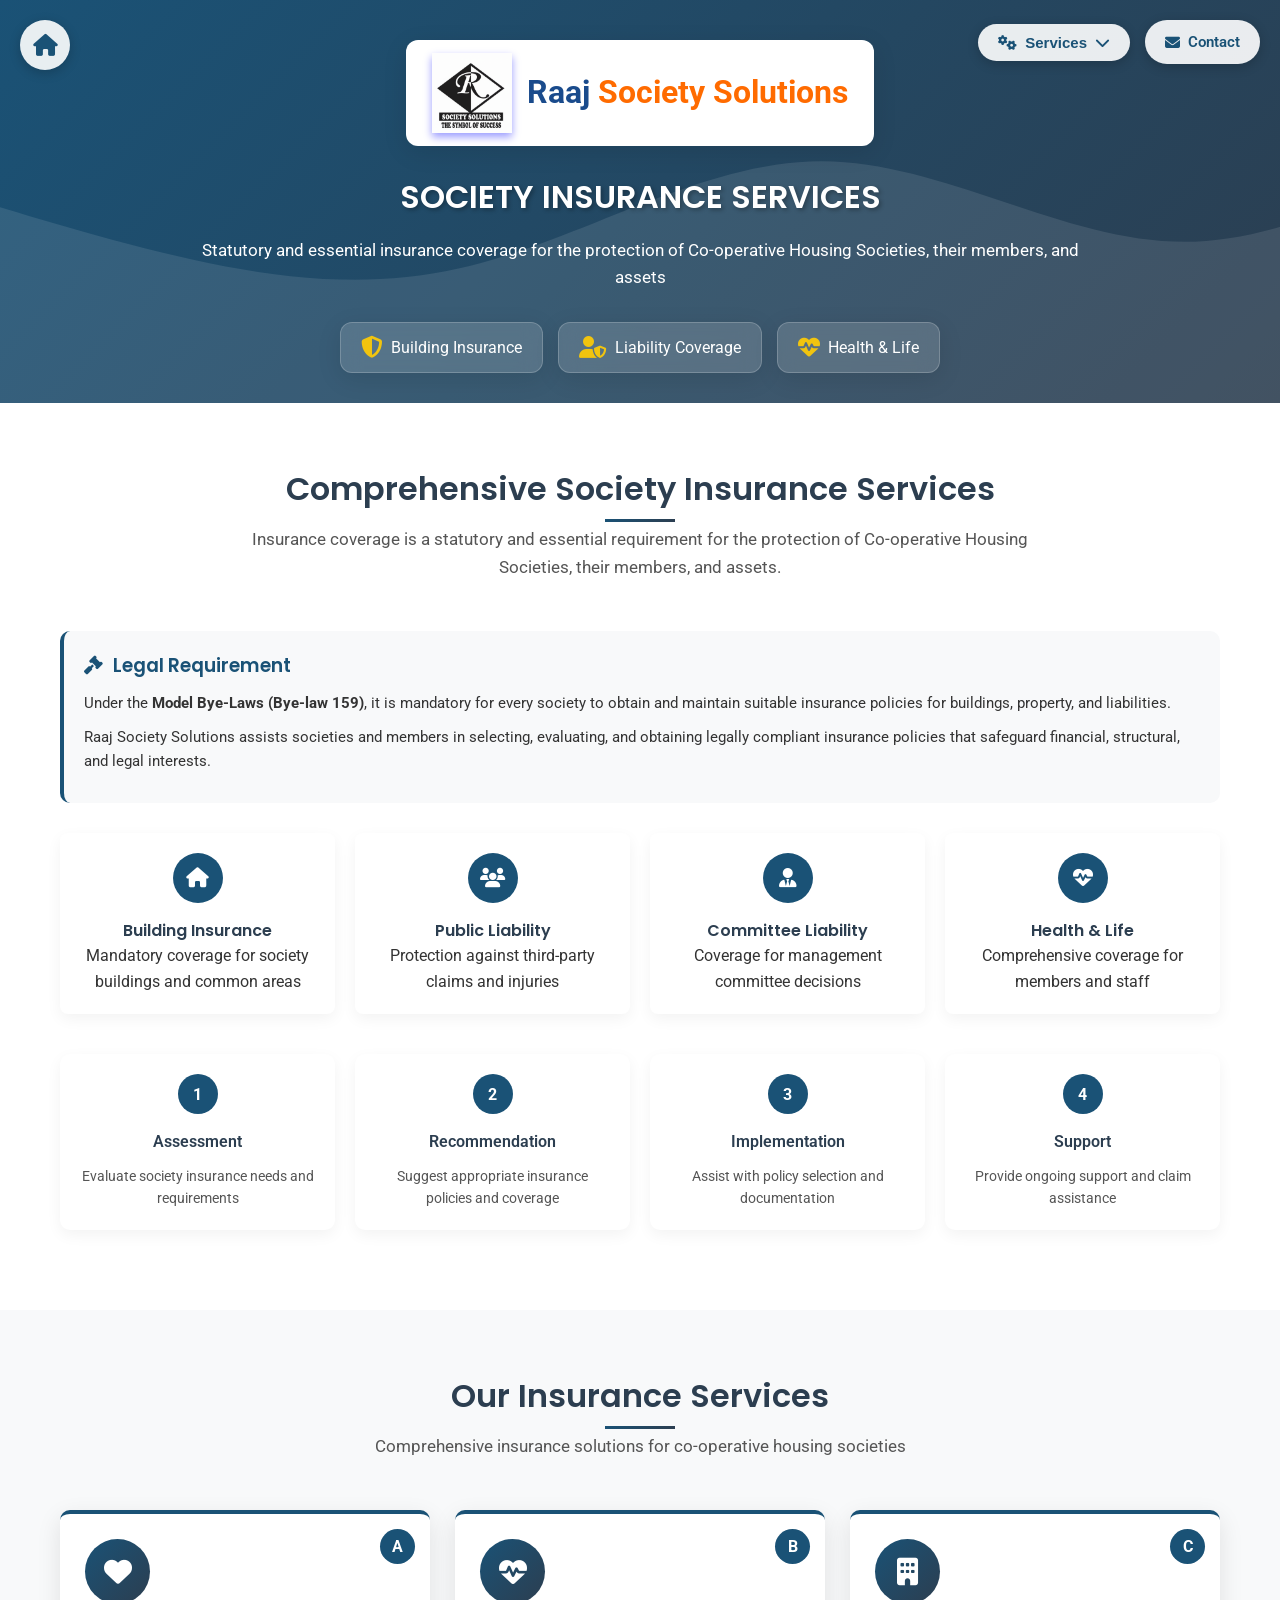
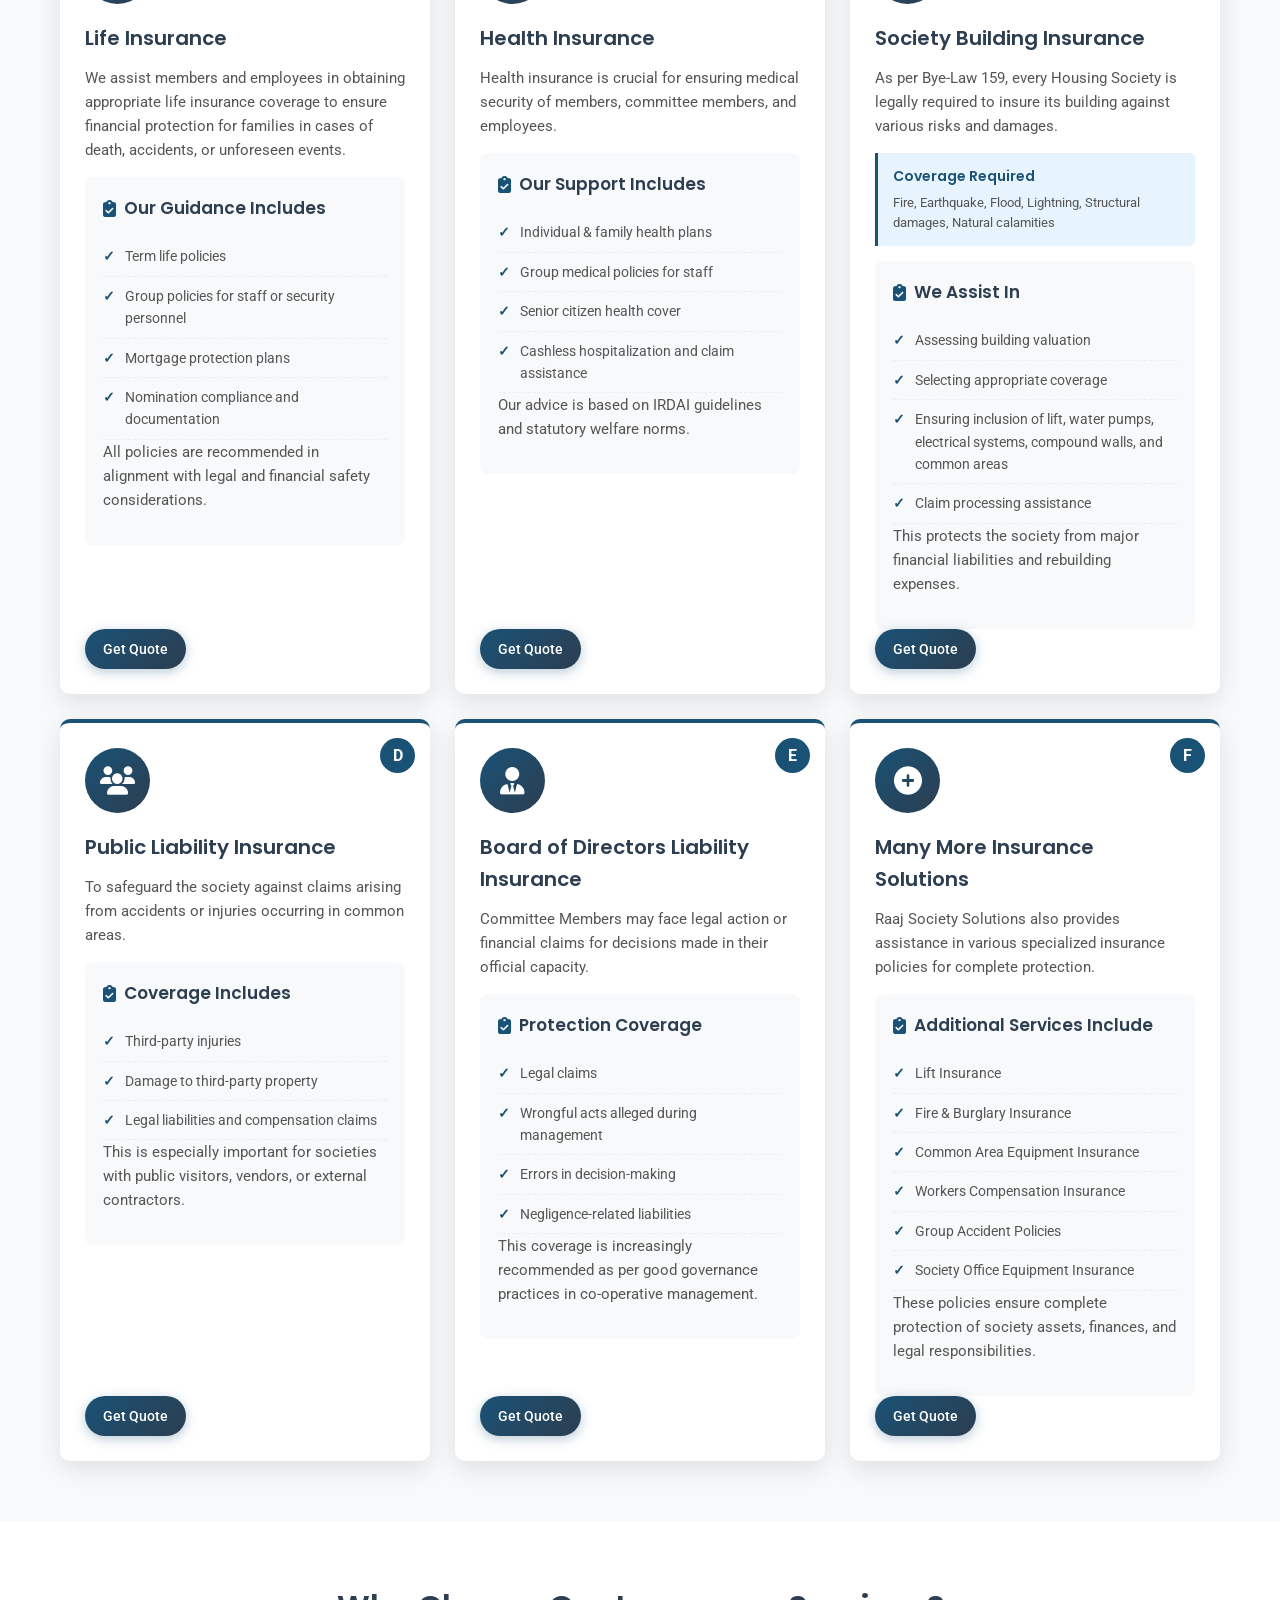
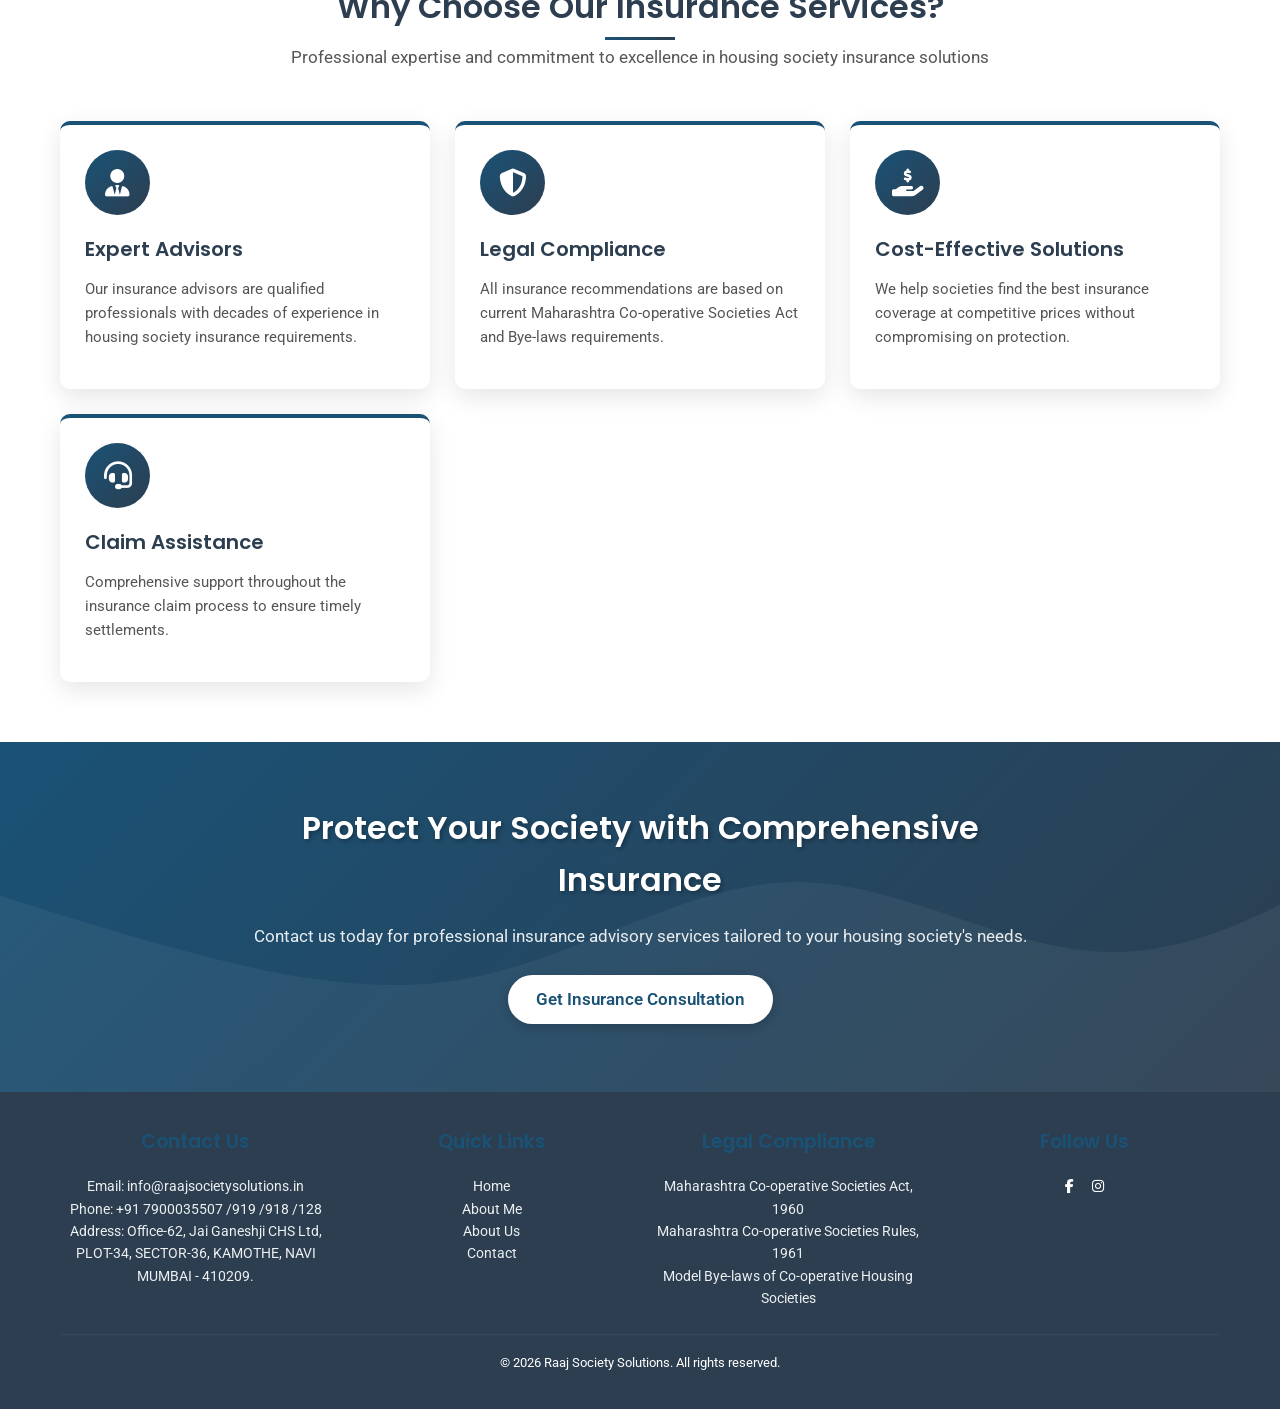
<file: insurance-services.html>
<!DOCTYPE html>
<html lang="en">
<head>
    <meta charset="UTF-8">
    <meta name="viewport" content="width=device-width, initial-scale=1.0">
    <title>Society Insurance Services | Raaj Society Solutions</title>
    <link rel="stylesheet" href="https://cdnjs.cloudflare.com/ajax/libs/font-awesome/6.4.0/css/all.min.css">
    <link href="https://fonts.googleapis.com/css2?family=Poppins:wght@300;400;500;600;700&family=Roboto:wght@300;400;500;700&display=swap" rel="stylesheet">
    <style>
        * {
            margin: 0;
            padding: 0;
            box-sizing: border-box;
        }
        
        body {
            font-family: 'Roboto', sans-serif;
            background-color: #f8f9fa;
            color: #333;
            line-height: 1.6;
        }
        
        h1, h2, h3, h4, h5 {
            font-family: 'Poppins', sans-serif;
            font-weight: 600;
            color: #2c3e50;
        }
        
        .container {
            max-width: 1200px;
            margin: 0 auto;
            padding: 0 20px;
        }
        
        /* Header Styles */
        header {
            background: linear-gradient(135deg, #1a5276 0%, #2c3e50 100%);
            color: white;
            padding: 40px 0 30px;
            text-align: center;
            position: relative;
            overflow: hidden;
        }
        
        header:before {
            content: '';
            position: absolute;
            top: 0;
            left: 0;
            width: 100%;
            height: 100%;
            background: url('data:image/svg+xml;utf8,<svg xmlns="http://www.w3.org/2000/svg" viewBox="0 0 1440 320"><path fill="%23ffffff" fill-opacity="0.1" d="M0,96L48,112C96,128,192,160,288,186.7C384,213,480,235,576,213.3C672,192,768,128,864,128C960,128,1056,192,1152,192C1248,192,1344,128,1392,96L1440,64L1440,320L1392,320C1344,320,1248,320,1152,320C1056,320,960,320,864,320C768,320,672,320,576,320C480,320,384,320,288,320C192,320,96,320,48,320L0,320Z"></path></svg>');
            background-size: cover;
            background-position: center;
        }
        
        .logo-container {
            display: flex;
            align-items: center;
            justify-content: center;
            margin-bottom: 25px;
            position: relative;
            z-index: 2;
        }
        
        .logo {
            display: flex;
            align-items: center;
            gap: 15px;
            background-color: white;
            backdrop-filter: blur(10px);
            padding: 12px 25px;
            border-radius: 12px;
            box-shadow: 0 6px 25px rgba(0, 0, 0, 0.1);
            border: 1px solid rgba(255, 255, 255, 0.2);
        }
        
        .logo img {
            width: 80px;
            height: 80px;
            background: white;
            display: flex;
            justify-content: center;
            align-items: center;
            font-weight: bold;
            font-size: 22px;
            color: #3498db;
            box-shadow: 0 4px 8px rgba(4, 8, 255, 0.4); 
        }
        
        /* .logo-text {
            text-align: left;
        }
        
        .logo-text h1 {
            font-size: 26px;
            margin: 0;
            color: white;
            text-shadow: 1px 1px 3px rgba(0,0,0,0.3);
        } */
        .logo-text {
            font-size: 2rem;
            font-weight: 700;
            color: #1a4b8c;
        }
        
        .logo-text span {
            color: #ff6b00;
        }
        
        .logo:hover .logo-text h1 {
            text-shadow: 2px 2px 8px rgba(0,0,0,0.4);
            color: #f1c40f;
        }
        
        .logo-text p {
            font-size: 13px;
            margin: 0;
            color: #f1c40f;
            font-style: italic;
            transition: all 0.4s ease;
        }
        
        .logo:hover .logo-text p {
            color: white;
        }
        
        .header-content {
            position: relative;
            z-index: 1;
            max-width: 900px;
            margin: 0 auto;
        }
        
        .header-content h2 {
            font-size: 32px;
            margin-bottom: 15px;
            text-shadow: 2px 2px 4px rgba(0,0,0,0.3);
            animation: fadeInDown 1s ease-out;
            color: #ffffff;
        }
        
        .header-content p {
            font-size: 17px;
            margin-bottom: 25px;
            animation: fadeInUp 1s ease-out 0.3s both;
        }
        
        .sticker-container {
            display: flex;
            justify-content: center;
            gap: 15px;
            margin-top: 30px;
            flex-wrap: wrap;
        }
        
        .sticker {
            background: rgba(255, 255, 255, 0.15);
            backdrop-filter: blur(10px);
            border-radius: 12px;
            padding: 12px 20px;
            display: flex;
            align-items: center;
            gap: 8px;
            box-shadow: 0 6px 25px rgba(0, 0, 0, 0.1);
            border: 1px solid rgba(255, 255, 255, 0.2);
            animation: float 3s ease-in-out infinite;
            transition: all 0.4s ease;
            cursor: pointer;
        }
        
        .sticker:hover {
            transform: translateY(-8px) scale(1.05);
            background: rgba(255, 255, 255, 0.25);
            box-shadow: 0 12px 30px rgba(0, 0, 0, 0.2);
            border-color: rgba(241, 196, 15, 0.5);
        }
        
        .sticker:nth-child(2) {
            animation-delay: 0.5s;
        }
        
        .sticker:nth-child(3) {
            animation-delay: 1s;
        }
        
        .sticker i {
            font-size: 22px;
            color: #f1c40f;
            transition: all 0.4s ease;
        }
        
        .sticker:hover i {
            transform: rotate(15deg) scale(1.2);
            color: #e67e22;
        }
        
        /* Home Button */
        .home-button {
            position: fixed;
            top: 20px;
            left: 20px;
            z-index: 1000;
            background: rgba(255, 255, 255, 0.9);
            border-radius: 50%;
            width: 50px;
            height: 50px;
            display: flex;
            justify-content: center;
            align-items: center;
            box-shadow: 0 3px 12px rgba(0, 0, 0, 0.2);
            transition: all 0.4s ease;
            cursor: pointer;
        }
        
        .home-button:hover {
            transform: scale(1.2) rotate(15deg);
            background: white;
            box-shadow: 0 5px 20px rgba(0, 0, 0, 0.3);
            background: linear-gradient(135deg, #1a5276, #2c3e50);
        }
        
        .home-button:hover i {
            color: white;
        }
        
        .home-button i {
            font-size: 22px;
            color: #1a5276;
            transition: all 0.4s ease;
        }
        
        /* Header Navigation - Added from first file */
        .header-nav {
            position: fixed;
            top: 20px;
            right: 20px;
            z-index: 1000;
            display: flex;
            gap: 15px;
            align-items: center;
        }
        
        /* Services Dropdown */
        .services-dropdown {
            position: relative;
        }
        
        .services-btn {
            background: rgba(255, 255, 255, 0.9);
            color: #1a5276;
            border: none;
            padding: 10px 20px;
            border-radius: 25px;
            font-weight: 600;
            font-size: 15px;
            cursor: pointer;
            display: flex;
            align-items: center;
            gap: 8px;
            box-shadow: 0 3px 12px rgba(0, 0, 0, 0.2);
            transition: all 0.3s ease;
        }
        
        .services-btn:hover {
            background: white;
            transform: translateY(-2px);
            box-shadow: 0 5px 15px rgba(0, 0, 0, 0.25);
        }
        
        .dropdown-content {
            position: absolute;
            top: 100%;
            right: 0;
            width: 250px;
            background-color: white;
            box-shadow: 0 8px 25px rgba(0,0,0,0.15);
            border-radius: 10px;
            padding: 15px 0;
            z-index: 1001;
            opacity: 0;
            visibility: hidden;
            transform: translateY(10px);
            transition: all 0.3s ease;
            margin-top: 10px;
        }
        
        .services-dropdown:hover .dropdown-content {
            opacity: 1;
            visibility: visible;
            transform: translateY(0);
        }
        
        .dropdown-content:before {
            content: '';
            position: absolute;
            top: -8px;
            right: 25px;
            width: 16px;
            height: 16px;
            background-color: white;
            transform: rotate(45deg);
            box-shadow: -3px -3px 5px rgba(0,0,0,0.04);
        }
        
        .dropdown-item {
            display: flex;
            align-items: center;
            padding: 12px 25px;
            text-decoration: none;
            color: #333;
            transition: all 0.3s ease;
            border-left: 4px solid transparent;
        }
        
        .dropdown-item:hover {
            background-color: rgba(26, 82, 118, 0.1);
            border-left-color: #1a5276;
            color: #2c3e50;
            padding-left: 30px;
        }
        
        .dropdown-icon {
            width: 30px;
            color: #1a5276;
            font-size: 1.1rem;
            margin-right: 12px;
        }
        
        .dropdown-item:hover .dropdown-icon {
            color: #2c3e50;
        }
        
        .dropdown-text {
            flex: 1;
            font-weight: 500;
            font-size: 14px;
        }
        
        .dropdown-arrow {
            font-size: 0.8rem;
            color: #7f8c8d;
            transition: all 0.3s ease;
        }
        
        .dropdown-item:hover .dropdown-arrow {
            color: #1a5276;
            transform: translateX(3px);
        }
        
        /* Contact Button */
        .contact-btn {
            background: rgba(255, 255, 255, 0.9);
            color: #1a5276;
            text-decoration: none;
            padding: 10px 20px;
            border-radius: 25px;
            font-weight: 600;
            font-size: 15px;
            display: flex;
            align-items: center;
            gap: 8px;
            box-shadow: 0 3px 12px rgba(0, 0, 0, 0.2);
            transition: all 0.3s ease;
        }
        
        .contact-btn:hover {
            background: white;
            transform: translateY(-2px);
            box-shadow: 0 5px 15px rgba(0, 0, 0, 0.25);
        }
        
        /* Main Content Sections */
        .services-intro {
            padding: 60px 0 40px;
            background: white;
        }
        
        .section-title {
            text-align: center;
            margin-bottom: 50px;
        }
        
        .section-title h2 {
            font-size: 32px;
            color: #2c3e50;
            margin-bottom: 12px;
            position: relative;
            display: inline-block;
            transition: all 0.4s ease;
        }
        
        .section-title:hover h2 {
            color: #1a5276;
            transform: translateY(-3px);
        }
        
        .section-title h2:after {
            content: '';
            position: absolute;
            width: 70px;
            height: 3px;
            background: linear-gradient(135deg, #1a5276, #2c3e50);
            bottom: -8px;
            left: 50%;
            transform: translateX(-50%);
            transition: all 0.4s ease;
        }
        
        .section-title:hover h2:after {
            width: 120px;
            background: linear-gradient(135deg, #f1c40f, #e67e22);
        }
        
        .section-title p {
            font-size: 17px;
            color: #555;
            max-width: 800px;
            margin: 0 auto;
            line-height: 1.6;
        }
        
        .legal-reference {
            background: #f8f9fa;
            padding: 20px;
            border-radius: 10px;
            margin: 30px 0;
            border-left: 4px solid #1a5276;
            transition: all 0.4s ease;
            position: relative;
            overflow: hidden;
        }
        
        .legal-reference:before {
            content: '';
            position: absolute;
            top: 0;
            left: -100%;
            width: 100%;
            height: 100%;
            background: linear-gradient(90deg, transparent, rgba(26, 82, 118, 0.1), transparent);
            transition: all 0.6s ease;
        }
        
        .legal-reference:hover:before {
            left: 100%;
        }
        
        .legal-reference:hover {
            transform: translateY(-5px);
            box-shadow: 0 10px 25px rgba(0,0,0,0.1);
            border-left-color: #f1c40f;
        }
        
        .legal-reference h3 {
            color: #1a5276;
            margin-bottom: 10px;
            display: flex;
            align-items: center;
            gap: 10px;
            transition: all 0.4s ease;
        }
        
        .legal-reference:hover h3 {
            color: #2c3e50;
        }
        
        .legal-reference h3 i {
            color: #1a5276;
            transition: all 0.4s ease;
        }
        
        .legal-reference:hover h3 i {
            color: #f1c40f;
            transform: rotate(15deg) scale(1.1);
        }
        
        .legal-reference p {
            margin-bottom: 10px;
            font-size: 15px;
        }
        
        /* Services Sections */
        .services-section {
            padding: 60px 0;
        }
        
        .services-section:nth-child(even) {
            background: white;
        }
        
        .services-section:nth-child(odd) {
            background: #f8f9fa;
        }
        
        .services-grid {
            display: grid;
            grid-template-columns: repeat(auto-fill, minmax(350px, 1fr));
            gap: 25px;
        }
        
        .service-card {
            background-color: white;
            border-radius: 10px;
            box-shadow: 0 8px 25px rgba(0, 0, 0, 0.1);
            padding: 25px;
            position: relative;
            overflow: hidden;
            transition: all 0.5s ease;
            display: flex;
            flex-direction: column;
            height: 100%;
            border-top: 4px solid #1a5276;
        }
        
        .service-card:before {
            content: '';
            position: absolute;
            top: 0;
            left: 0;
            width: 100%;
            height: 100%;
            background: linear-gradient(135deg, rgba(26, 82, 118, 0.03), transparent);
            opacity: 0;
            transition: all 0.5s ease;
        }
        
        .service-card:hover {
            transform: translateY(-12px) scale(1.02);
            box-shadow: 0 15px 35px rgba(0, 0, 0, 0.15);
            border-top-color: #f1c40f;
        }
        
        .service-card:hover:before {
            opacity: 1;
        }
        
        .service-letter {
            position: absolute;
            top: 15px;
            right: 15px;
            width: 35px;
            height: 35px;
            background: #1a5276;
            color: white;
            border-radius: 50%;
            display: flex;
            justify-content: center;
            align-items: center;
            font-weight: bold;
            font-size: 16px;
            transition: all 0.4s ease;
            z-index: 2;
        }
        
        .service-card:hover .service-letter {
            transform: scale(1.2) rotate(15deg);
            background: linear-gradient(135deg, #f1c40f, #e67e22);
        }
        
        .service-icon {
            width: 65px;
            height: 65px;
            background: linear-gradient(135deg, #1a5276, #2c3e50);
            border-radius: 50%;
            display: flex;
            justify-content: center;
            align-items: center;
            margin-bottom: 18px;
            transition: all 0.5s ease;
            position: relative;
            z-index: 2;
        }
        
        .service-card:hover .service-icon {
            transform: translateY(-5px) scale(1.1);
            background: linear-gradient(135deg, #f1c40f, #e67e22);
            box-shadow: 0 8px 20px rgba(241, 196, 15, 0.3);
        }
        
        .service-icon i {
            font-size: 28px;
            color: white;
            transition: all 0.4s ease;
        }
        
        .service-card:hover .service-icon i {
            transform: rotate(15deg);
        }
        
        .service-content h3 {
            color: #2c3e50;
            margin-bottom: 12px;
            font-size: 20px;
            font-weight: 600;
            padding-right: 40px;
            transition: all 0.4s ease;
            position: relative;
            z-index: 2;
        }
        
        .service-card:hover .service-content h3 {
            color: #1a5276;
        }
        
        .service-content p {
            color: #555;
            margin-bottom: 15px;
            line-height: 1.6;
            font-size: 15px;
            position: relative;
            z-index: 2;
        }
        
        .service-list {
            list-style-type: none;
            margin-top: 15px;
            position: relative;
            z-index: 2;
        }
        
        .service-list li {
            padding: 8px 0;
            color: #555;
            border-bottom: 1px dashed #eee;
            position: relative;
            padding-left: 22px;
            font-size: 14px;
            transition: all 0.3s ease;
        }
        
        .service-list li:hover {
            color: #1a5276;
            transform: translateX(5px);
            border-bottom-color: #f1c40f;
        }
        
        .service-list li:before {
            content: "✓";
            color: #1a5276;
            font-weight: bold;
            position: absolute;
            left: 0;
            transition: all 0.3s ease;
        }
        
        .service-list li:hover:before {
            color: #f1c40f;
            transform: scale(1.2);
        }
        
        .service-details {
            background: #f8f9fa;
            padding: 18px;
            border-radius: 8px;
            margin-top: 15px;
            transition: all 0.4s ease;
            position: relative;
            z-index: 2;
        }
        
        .service-card:hover .service-details {
            background: rgba(248, 249, 250, 0.8);
            transform: translateY(-3px);
        }
        
        .service-details h4 {
            color: #2c3e50;
            margin-bottom: 10px;
            font-size: 17px;
            display: flex;
            align-items: center;
            gap: 8px;
            transition: all 0.4s ease;
        }
        
        .service-card:hover .service-details h4 {
            color: #1a5276;
        }
        
        .service-details h4 i {
            color: #1a5276;
            transition: all 0.4s ease;
        }
        
        .service-card:hover .service-details h4 i {
            color: #f1c40f;
            transform: rotate(15deg);
        }
        
        .legal-basis {
            background: #e8f4fd;
            border-left: 3px solid #1a5276;
            padding: 12px 15px;
            margin: 15px 0;
            border-radius: 0 5px 5px 0;
            transition: all 0.4s ease;
            position: relative;
            z-index: 2;
        }
        
        .service-card:hover .legal-basis {
            border-left-color: #f1c40f;
            transform: translateX(5px);
        }
        
        .legal-basis h5 {
            color: #1a5276;
            margin-bottom: 5px;
            font-size: 14px;
            transition: all 0.4s ease;
        }
        
        .service-card:hover .legal-basis h5 {
            color: #2c3e50;
        }
        
        .legal-basis p {
            font-size: 13px;
            color: #555;
            margin: 0;
        }
        
        .btn-more {
            display: inline-block;
            background: linear-gradient(135deg, #1a5276, #2c3e50);
            color: white;
            text-decoration: none;
            padding: 9px 18px;
            border-radius: 25px;
            font-weight: 500;
            transition: all 0.4s ease;
            align-self: flex-start;
            margin-top: auto;
            box-shadow: 0 3px 12px rgba(26, 82, 118, 0.3);
            font-size: 14px;
            position: relative;
            z-index: 2;
            overflow: hidden;
        }
        
        .btn-more:before {
            content: '';
            position: absolute;
            top: 0;
            left: -100%;
            width: 100%;
            height: 100%;
            background: linear-gradient(90deg, transparent, rgba(255,255,255,0.3), transparent);
            transition: all 0.6s ease;
        }
        
        .btn-more:hover {
            background: linear-gradient(135deg, #f1c40f, #e67e22);
            transform: translateY(-3px) scale(1.05);
            box-shadow: 0 5px 15px rgba(241, 196, 15, 0.4);
        }
        
        .btn-more:hover:before {
            left: 100%;
        }
        
        /* CTA Section */
        .cta-section {
            padding: 60px 0;
            background: linear-gradient(135deg, #1a5276 0%, #2c3e50 100%);
            color: white;
            text-align: center;
            position: relative;
            overflow: hidden;
        }
        
        .cta-section:before {
            content: '';
            position: absolute;
            top: 0;
            left: 0;
            width: 100%;
            height: 100%;
            background: url('data:image/svg+xml;utf8,<svg xmlns="http://www.w3.org/2000/svg" viewBox="0 0 1440 320"><path fill="%23ffffff" fill-opacity="0.05" d="M0,96L48,112C96,128,192,160,288,186.7C384,213,480,235,576,213.3C672,192,768,128,864,128C960,128,1056,192,1152,192C1248,192,1344,128,1392,96L1440,64L1440,320L1392,320C1344,320,1248,320,1152,320C1056,320,960,320,864,320C768,320,672,320,576,320C480,320,384,320,288,320C192,320,96,320,48,320L0,320Z"></path></svg>');
            background-size: cover;
            background-position: center;
        }
        
        .cta-content {
            max-width: 800px;
            margin: 0 auto;
            position: relative;
            z-index: 1;
        }
        
        .cta-content h2 {
            font-size: 32px;
            margin-bottom: 18px;
            color: white;
            text-shadow: 2px 2px 4px rgba(0,0,0,0.3);
            transition: all 0.4s ease;
        }
        
        .cta-content:hover h2 {
            transform: translateY(-5px);
            text-shadow: 3px 3px 6px rgba(0,0,0,0.4);
        }
        
        .cta-content p {
            font-size: 17px;
            margin-bottom: 25px;
            opacity: 0.9;
        }
        
        .btn-cta {
            display: inline-block;
            background: white;
            color: #1a5276;
            text-decoration: none;
            padding: 11px 28px;
            border-radius: 25px;
            font-weight: 600;
            font-size: 17px;
            transition: all 0.4s ease;
            box-shadow: 0 3px 12px rgba(0, 0, 0, 0.2);
            position: relative;
            overflow: hidden;
        }
        
        .btn-cta:before {
            content: '';
            position: absolute;
            top: 0;
            left: -100%;
            width: 100%;
            height: 100%;
            background: linear-gradient(90deg, transparent, rgba(26, 82, 118, 0.1), transparent);
            transition: all 0.6s ease;
        }
        
        .btn-cta:hover {
            transform: translateY(-5px) scale(1.05);
            box-shadow: 0 8px 20px rgba(0, 0, 0, 0.3);
            background: #f1c40f;
            color: #2c3e50;
        }
        
        .btn-cta:hover:before {
            left: 100%;
        }
        
        /* Footer */
        footer {
            background: #2c3e50;
            color: white;
            padding: 35px 0;
            text-align: center;
        }
        
        .footer-content {
            display: flex;
            justify-content: space-between;
            flex-wrap: wrap;
            gap: 25px;
            margin-bottom: 25px;
        }
        
        .footer-section {
            flex: 1;
            min-width: 230px;
            transition: all 0.4s ease;
        }
        
        .footer-section:hover {
            transform: translateY(-5px);
        }
        
        .footer-section h3 {
            font-size: 19px;
            margin-bottom: 18px;
            color: #1a5276;
            transition: all 0.4s ease;
        }
        
        .footer-section:hover h3 {
            color: #f1c40f;
        }
        
        .footer-section p, .footer-section a {
            color: #ecf0f1;
            line-height: 1.6;
            font-size: 14px;
            transition: all 0.3s ease;
        }
        
        .footer-section a {
            text-decoration: none;
        }
        
        .footer-section a:hover {
            color: #f1c40f;
            padding-left: 5px;
        }
        
        .footer-bottom {
            border-top: 1px solid #34495e;
            padding-top: 18px;
            font-size: 13px;
        }
        
        /* Animations */
        @keyframes fadeInDown {
            from {
                opacity: 0;
                transform: translateY(-30px);
            }
            to {
                opacity: 1;
                transform: translateY(0);
            }
        }
        
        @keyframes fadeInUp {
            from {
                opacity: 0;
                transform: translateY(30px);
            }
            to {
                opacity: 1;
                transform: translateY(0);
            }
        }
        
        @keyframes float {
            0% {
                transform: translateY(0);
            }
            50% {
                transform: translateY(-8px);
            }
            100% {
                transform: translateY(0);
            }
        }
        
        /* Process Steps */
        .process-steps {
            display: flex;
            justify-content: space-between;
            margin: 40px 0;
            flex-wrap: wrap;
            gap: 20px;
        }
        
        .process-step {
            flex: 1;
            min-width: 200px;
            text-align: center;
            padding: 20px;
            background: white;
            border-radius: 10px;
            box-shadow: 0 5px 15px rgba(0,0,0,0.05);
            transition: all 0.4s ease;
            position: relative;
            overflow: hidden;
        }
        
        .process-step:before {
            content: '';
            position: absolute;
            top: 0;
            left: 0;
            width: 100%;
            height: 100%;
            background: linear-gradient(135deg, rgba(26, 82, 118, 0.03), transparent);
            opacity: 0;
            transition: all 0.4s ease;
        }
        
        .process-step:hover {
            transform: translateY(-8px) scale(1.03);
            box-shadow: 0 10px 25px rgba(0,0,0,0.1);
        }
        
        .process-step:hover:before {
            opacity: 1;
        }
        
        .step-number {
            width: 40px;
            height: 40px;
            background: #1a5276;
            color: white;
            border-radius: 50%;
            display: flex;
            justify-content: center;
            align-items: center;
            margin: 0 auto 15px;
            font-weight: bold;
            transition: all 0.4s ease;
            position: relative;
            z-index: 2;
        }
        
        .process-step:hover .step-number {
            transform: scale(1.2) rotate(15deg);
            background: linear-gradient(135deg, #f1c40f, #e67e22);
        }
        
        .step-title {
            font-weight: 600;
            margin-bottom: 10px;
            color: #2c3e50;
            transition: all 0.4s ease;
            position: relative;
            z-index: 2;
        }
        
        .process-step:hover .step-title {
            color: #1a5276;
        }
        
        .step-desc {
            font-size: 14px;
            color: #555;
            position: relative;
            z-index: 2;
        }
        
        /* Insurance Coverage Highlights */
        .coverage-highlights {
            display: grid;
            grid-template-columns: repeat(auto-fill, minmax(250px, 1fr));
            gap: 20px;
            margin: 30px 0;
        }
        
        .coverage-item {
            background: white;
            padding: 20px;
            border-radius: 8px;
            box-shadow: 0 5px 15px rgba(0,0,0,0.05);
            text-align: center;
            transition: all 0.4s ease;
        }
        
        .coverage-item:hover {
            transform: translateY(-5px);
            box-shadow: 0 10px 20px rgba(0,0,0,0.1);
            background: #f8f9fa;
        }
        
        .coverage-icon {
            width: 50px;
            height: 50px;
            background: #1a5276;
            color: white;
            border-radius: 50%;
            display: flex;
            justify-content: center;
            align-items: center;
            margin: 0 auto 15px;
            font-size: 20px;
            transition: all 0.4s ease;
        }
        
        .coverage-item:hover .coverage-icon {
            background: #f1c40f;
            transform: scale(1.1);
        }
        
        /* Responsive adjustments */
        @media (max-width: 992px) {
            .services-grid {
                grid-template-columns: repeat(auto-fill, minmax(300px, 1fr));
            }
            
            .process-steps {
                flex-direction: column;
            }
            
            .coverage-highlights {
                grid-template-columns: repeat(auto-fill, minmax(200px, 1fr));
            }
            
            .header-nav {
                flex-direction: column;
                gap: 10px;
            }
            
            .dropdown-content {
                position: fixed;
                width: 90%;
                right: 5%;
                top: 120px;
            }
        }
        
        @media (max-width: 768px) {
            .services-grid {
                grid-template-columns: 1fr;
            }
            
            .section-title h2 {
                font-size: 26px;
            }
            
            .section-title p {
                font-size: 15px;
            }
            
            .header-content h2 {
                font-size: 26px;
            }
            
            .header-content p {
                font-size: 15px;
            }
            
            .home-button {
                width: 45px;
                height: 45px;
                top: 15px;
                left: 15px;
            }
            
            .home-button i {
                font-size: 18px;
            }
            
            .logo-container{
                margin-top: 24px;
            }

            .logo {
                padding: 10px 18px;
            }
            
            .logo-icon {
                width: 45px;
                height: 45px;
                font-size: 18px;
            }
            
            .logo-text h1 {
                font-size: 20px;
            }
            
            .logo-text p {
                font-size: 11px;
            }
            
            .coverage-highlights {
                grid-template-columns: 1fr;
            }
            
            .header-nav {
                top: 15px;
                right: 15px;
            }
            
            .services-btn, .contact-btn {
                padding: 8px 16px;
                font-size: 14px;
            }
        }
        
        @media (max-width: 576px) {
            .header-nav {
                flex-direction: row;
                flex-wrap: wrap;
                justify-content: flex-end;
            }
            
            .dropdown-content {
                position: fixed;
                width: 90%;
                right: 5%;
                top: 140px;
            }
        }
    </style>
</head>
<body>
    <!-- Home Button -->
    <div class="home-button" onclick="goToHome()">
        <i class="fas fa-home"></i>
    </div>
    
    <!-- Header Navigation - Added from first file -->
    <div class="header-nav">
        <!-- Services Dropdown -->
        <div class="services-dropdown">
            <button class="services-btn">
                <i class="fas fa-cogs"></i> Services <i class="fas fa-chevron-down"></i>
            </button>
            <div class="dropdown-content">
                <a href="accounts-services.html" class="dropdown-item">
                    <i class="fas fa-file-invoice-dollar dropdown-icon"></i>
                    <span class="dropdown-text">Accounts Services</span>
                    <i class="fas fa-chevron-right dropdown-arrow"></i>
                </a>
                <a href="audit-services.html" class="dropdown-item">
                    <i class="fas fa-search-dollar dropdown-icon"></i>
                    <span class="dropdown-text">Audit Services</span>
                    <i class="fas fa-chevron-right dropdown-arrow"></i>
                </a>
                <a href="statutory-services.html" class="dropdown-item">
                    <i class="fas fa-balance-scale dropdown-icon"></i>
                    <span class="dropdown-text">Statutory Services</span>
                    <i class="fas fa-chevron-right dropdown-arrow"></i>
                </a>
                <a href="educational-services.html" class="dropdown-item">
                    <i class="fas fa-chalkboard-teacher dropdown-icon"></i>
                    <span class="dropdown-text">Awareness & Training Services</span>
                    <i class="fas fa-chevron-right dropdown-arrow"></i>
                </a>
                <!-- <a href="insurance-services.html" class="dropdown-item">
                    <i class="fas fa-shield-alt dropdown-icon"></i>
                    <span class="dropdown-text">Insurance Services</span>
                    <i class="fas fa-chevron-right dropdown-arrow"></i>
                </a> -->
                <a href="legal-consultancy.html" class="dropdown-item">
                    <i class="fas fa-gavel dropdown-icon"></i>
                    <span class="dropdown-text">Legal Consultancy</span>
                    <i class="fas fa-chevron-right dropdown-arrow"></i>
                </a>
                <a href="taxation-consultancy.html" class="dropdown-item">
                    <i class="fas fa-calculator dropdown-icon"></i>
                    <span class="dropdown-text">Taxation Consultancy</span>
                    <i class="fas fa-chevron-right dropdown-arrow"></i>
                </a>
                <a href="election-services.html" class="dropdown-item">
                    <i class="fas fa-tasks dropdown-icon"></i>
                    <span class="dropdown-text">Election Services</span>
                    <i class="fas fa-chevron-right dropdown-arrow"></i>
                </a>
                <a href="other-services.html" class="dropdown-item">
                    <i class="fas fa-tasks dropdown-icon"></i>
                    <span class="dropdown-text">Other Special Services</span>
                    <i class="fas fa-chevron-right dropdown-arrow"></i>
                </a>
            </div>
        </div>
        
        <!-- Contact Button -->
        <a href="contact.html" class="contact-btn">
            <i class="fas fa-envelope"></i> Contact
        </a>
    </div>
    
    <header>
        <div class="container">
            <div class="logo-container">
                <div class="logo">
                    <img src="img/R LOGO.png" alt="">
                    <div class="logo-text">
                        <div class="logo-text">Raaj <span>Society Solutions</span></div>
                        <!-- <p>COMPREHENSIVE SOCIETY INSURANCE SERVICES</p> -->
                    </div>
                </div>
            </div>
            
            <div class="header-content">
                <h2>SOCIETY INSURANCE SERVICES</h2>
                <p>Statutory and essential insurance coverage for the protection of Co-operative Housing Societies, their members, and assets</p>
                
                <div class="sticker-container">
                    <div class="sticker">
                        <i class="fas fa-shield-alt"></i>
                        <span>Building Insurance</span>
                    </div>
                    <div class="sticker">
                        <i class="fas fa-user-shield"></i>
                        <span>Liability Coverage</span>
                    </div>
                    <div class="sticker">
                        <i class="fas fa-heartbeat"></i>
                        <span>Health & Life</span>
                    </div>
                </div>
            </div>
        </div>
    </header>
    
    <section class="services-intro">
        <div class="container">
            <div class="section-title">
                <h2>Comprehensive Society Insurance Services</h2>
                <p>Insurance coverage is a statutory and essential requirement for the protection of Co-operative Housing Societies, their members, and assets.</p>
            </div>
            
            <div class="legal-reference">
                <h3><i class="fas fa-gavel"></i> Legal Requirement</h3>
                <p>Under the <strong>Model Bye-Laws (Bye-law 159)</strong>, it is mandatory for every society to obtain and maintain suitable insurance policies for buildings, property, and liabilities.</p>
                <p>Raaj Society Solutions assists societies and members in selecting, evaluating, and obtaining legally compliant insurance policies that safeguard financial, structural, and legal interests.</p>
            </div>
            
            <div class="coverage-highlights">
                <div class="coverage-item">
                    <div class="coverage-icon">
                        <i class="fas fa-home"></i>
                    </div>
                    <h4>Building Insurance</h4>
                    <p>Mandatory coverage for society buildings and common areas</p>
                </div>
                <div class="coverage-item">
                    <div class="coverage-icon">
                        <i class="fas fa-users"></i>
                    </div>
                    <h4>Public Liability</h4>
                    <p>Protection against third-party claims and injuries</p>
                </div>
                <div class="coverage-item">
                    <div class="coverage-icon">
                        <i class="fas fa-user-tie"></i>
                    </div>
                    <h4>Committee Liability</h4>
                    <p>Coverage for management committee decisions</p>
                </div>
                <div class="coverage-item">
                    <div class="coverage-icon">
                        <i class="fas fa-heartbeat"></i>
                    </div>
                    <h4>Health & Life</h4>
                    <p>Comprehensive coverage for members and staff</p>
                </div>
            </div>
            
            <div class="process-steps">
                <div class="process-step">
                    <div class="step-number">1</div>
                    <div class="step-title">Assessment</div>
                    <div class="step-desc">Evaluate society insurance needs and requirements</div>
                </div>
                <div class="process-step">
                    <div class="step-number">2</div>
                    <div class="step-title">Recommendation</div>
                    <div class="step-desc">Suggest appropriate insurance policies and coverage</div>
                </div>
                <div class="process-step">
                    <div class="step-number">3</div>
                    <div class="step-title">Implementation</div>
                    <div class="step-desc">Assist with policy selection and documentation</div>
                </div>
                <div class="process-step">
                    <div class="step-number">4</div>
                    <div class="step-title">Support</div>
                    <div class="step-desc">Provide ongoing support and claim assistance</div>
                </div>
            </div>
        </div>
    </section>
    
    <section class="services-section">
        <div class="container">
            <div class="section-title">
                <h2>Our Insurance Services</h2>
                <p>Comprehensive insurance solutions for co-operative housing societies</p>
            </div>
            
            <div class="services-grid">
                <!-- Life Insurance -->
                <div class="service-card">
                    <div class="service-letter">A</div>
                    <div class="service-icon">
                        <i class="fas fa-heart"></i>
                    </div>
                    <div class="service-content">
                        <h3>Life Insurance</h3>
                        <p>We assist members and employees in obtaining appropriate life insurance coverage to ensure financial protection for families in cases of death, accidents, or unforeseen events.</p>
                        
                        <div class="service-details">
                            <h4><i class="fas fa-clipboard-check"></i> Our Guidance Includes</h4>
                            <ul class="service-list">
                                <li>Term life policies</li>
                                <li>Group policies for staff or security personnel</li>
                                <li>Mortgage protection plans</li>
                                <li>Nomination compliance and documentation</li>
                            </ul>
                            <p>All policies are recommended in alignment with legal and financial safety considerations.</p>
                        </div>
                    </div>
                    <a href="#" class="btn-more">Get Quote</a>
                </div>
                
                <!-- Health Insurance -->
                <div class="service-card">
                    <div class="service-letter">B</div>
                    <div class="service-icon">
                        <i class="fas fa-heartbeat"></i>
                    </div>
                    <div class="service-content">
                        <h3>Health Insurance</h3>
                        <p>Health insurance is crucial for ensuring medical security of members, committee members, and employees.</p>
                        
                        <div class="service-details">
                            <h4><i class="fas fa-clipboard-check"></i> Our Support Includes</h4>
                            <ul class="service-list">
                                <li>Individual & family health plans</li>
                                <li>Group medical policies for staff</li>
                                <li>Senior citizen health cover</li>
                                <li>Cashless hospitalization and claim assistance</li>
                            </ul>
                            <p>Our advice is based on IRDAI guidelines and statutory welfare norms.</p>
                        </div>
                    </div>
                    <a href="#" class="btn-more">Get Quote</a>
                </div>
                
                <!-- Society Building Insurance -->
                <div class="service-card">
                    <div class="service-letter">C</div>
                    <div class="service-icon">
                        <i class="fas fa-building"></i>
                    </div>
                    <div class="service-content">
                        <h3>Society Building Insurance</h3>
                        <p>As per Bye-Law 159, every Housing Society is legally required to insure its building against various risks and damages.</p>
                        
                        <div class="legal-basis">
                            <h5>Coverage Required</h5>
                            <p>Fire, Earthquake, Flood, Lightning, Structural damages, Natural calamities</p>
                        </div>
                        
                        <div class="service-details">
                            <h4><i class="fas fa-clipboard-check"></i> We Assist In</h4>
                            <ul class="service-list">
                                <li>Assessing building valuation</li>
                                <li>Selecting appropriate coverage</li>
                                <li>Ensuring inclusion of lift, water pumps, electrical systems, compound walls, and common areas</li>
                                <li>Claim processing assistance</li>
                            </ul>
                            <p>This protects the society from major financial liabilities and rebuilding expenses.</p>
                        </div>
                    </div>
                    <a href="#" class="btn-more">Get Quote</a>
                </div>
                
                <!-- Public Liability Insurance -->
                <div class="service-card">
                    <div class="service-letter">D</div>
                    <div class="service-icon">
                        <i class="fas fa-users"></i>
                    </div>
                    <div class="service-content">
                        <h3>Public Liability Insurance</h3>
                        <p>To safeguard the society against claims arising from accidents or injuries occurring in common areas.</p>
                        
                        <div class="service-details">
                            <h4><i class="fas fa-clipboard-check"></i> Coverage Includes</h4>
                            <ul class="service-list">
                                <li>Third-party injuries</li>
                                <li>Damage to third-party property</li>
                                <li>Legal liabilities and compensation claims</li>
                            </ul>
                            <p>This is especially important for societies with public visitors, vendors, or external contractors.</p>
                        </div>
                    </div>
                    <a href="#" class="btn-more">Get Quote</a>
                </div>
                
                <!-- Board of Directors Liability Insurance -->
                <div class="service-card">
                    <div class="service-letter">E</div>
                    <div class="service-icon">
                        <i class="fas fa-user-tie"></i>
                    </div>
                    <div class="service-content">
                        <h3>Board of Directors Liability Insurance</h3>
                        <p>Committee Members may face legal action or financial claims for decisions made in their official capacity.</p>
                        
                        <div class="service-details">
                            <h4><i class="fas fa-clipboard-check"></i> Protection Coverage</h4>
                            <ul class="service-list">
                                <li>Legal claims</li>
                                <li>Wrongful acts alleged during management</li>
                                <li>Errors in decision-making</li>
                                <li>Negligence-related liabilities</li>
                            </ul>
                            <p>This coverage is increasingly recommended as per good governance practices in co-operative management.</p>
                        </div>
                    </div>
                    <a href="#" class="btn-more">Get Quote</a>
                </div>
                
                <!-- Additional Insurance Solutions -->
                <div class="service-card">
                    <div class="service-letter">F</div>
                    <div class="service-icon">
                        <i class="fas fa-plus-circle"></i>
                    </div>
                    <div class="service-content">
                        <h3>Many More Insurance Solutions</h3>
                        <p>Raaj Society Solutions also provides assistance in various specialized insurance policies for complete protection.</p>
                        
                        <div class="service-details">
                            <h4><i class="fas fa-clipboard-check"></i> Additional Services Include</h4>
                            <ul class="service-list">
                                <li>Lift Insurance</li>
                                <li>Fire & Burglary Insurance</li>
                                <li>Common Area Equipment Insurance</li>
                                <li>Workers Compensation Insurance</li>
                                <li>Group Accident Policies</li>
                                <li>Society Office Equipment Insurance</li>
                            </ul>
                            <p>These policies ensure complete protection of society assets, finances, and legal responsibilities.</p>
                        </div>
                    </div>
                    <a href="#" class="btn-more">Get Quote</a>
                </div>
            </div>
        </div>
    </section>
    
    <section class="services-section">
        <div class="container">
            <div class="section-title">
                <h2>Why Choose Our Insurance Services?</h2>
                <p>Professional expertise and commitment to excellence in housing society insurance solutions</p>
            </div>
            
            <div class="services-grid">
                <div class="service-card">
                    <div class="service-icon">
                        <i class="fas fa-user-tie"></i>
                    </div>
                    <div class="service-content">
                        <h3>Expert Advisors</h3>
                        <p>Our insurance advisors are qualified professionals with decades of experience in housing society insurance requirements.</p>
                    </div>
                </div>
                
                <div class="service-card">
                    <div class="service-icon">
                        <i class="fas fa-shield-alt"></i>
                    </div>
                    <div class="service-content">
                        <h3>Legal Compliance</h3>
                        <p>All insurance recommendations are based on current Maharashtra Co-operative Societies Act and Bye-laws requirements.</p>
                    </div>
                </div>
                
                <div class="service-card">
                    <div class="service-icon">
                        <i class="fas fa-hand-holding-usd"></i>
                    </div>
                    <div class="service-content">
                        <h3>Cost-Effective Solutions</h3>
                        <p>We help societies find the best insurance coverage at competitive prices without compromising on protection.</p>
                    </div>
                </div>
                
                <div class="service-card">
                    <div class="service-icon">
                        <i class="fas fa-headset"></i>
                    </div>
                    <div class="service-content">
                        <h3>Claim Assistance</h3>
                        <p>Comprehensive support throughout the insurance claim process to ensure timely settlements.</p>
                    </div>
                </div>
            </div>
        </div>
    </section>
    
    <section class="cta-section">
        <div class="container">
            <div class="cta-content">
                <h2>Protect Your Society with Comprehensive Insurance</h2>
                <p>Contact us today for professional insurance advisory services tailored to your housing society's needs.</p>
                <a href="#" class="btn-cta">Get Insurance Consultation</a>
            </div>
        </div>
    </section>
    
    <footer>
        <div class="container">
            <div class="footer-content">
                <div class="footer-section">
                    <h3>Contact Us</h3>
                    <p>Email: info@raajsocietysolutions.in</p>
                    <p>Phone: +91 7900035507 /919 /918 /128</p>
                    <p>Address: Office-62, Jai Ganeshji CHS Ltd, PLOT-34, SECTOR-36, KAMOTHE, NAVI MUMBAI - 410209.</p>
                </div>
                <div class="footer-section">
                    <h3>Quick Links</h3>
                    <p><a href="index.html">Home</a></p>
                    <p><a href="about-me.html">About Me</a></p>
                    <p><a href="about-us.html">About Us</a></p>
                    <p><a href="contact.html">Contact</a></p>
                </div>
                <div class="footer-section">
                    <h3>Legal Compliance</h3>
                    <p>Maharashtra Co-operative Societies Act, 1960</p>
                    <p>Maharashtra Co-operative Societies Rules, 1961</p>
                    <p>Model Bye-laws of Co-operative Housing Societies</p>
                </div>
                 <div class="footer-section">
                    <h3>Follow Us</h3>
                    <p>
                        <a href="https://www.facebook.com/raajsocietysolutions/" style="color: white; margin-right: 15px;"><i class="fab fa-facebook-f"></i></a>
                        <!-- <a href="https://twitter.com/raajsocietysolutions" style="color: white; margin-right: 15px;"><i class="fab fa-twitter"></i></a> -->
                        <!-- <a href="https://www.linkedin.com/in/raaj-society-solutions" style="color: white; margin-right: 15px;"><i class="fab fa-linkedin-in"></i></a> -->
                        <a href="https://www.instagram.com/raaj_society_solutions/" style="color: white;"><i class="fab fa-instagram"></i></a>
                    </p>
                </div>
            </div>
            <div class="footer-bottom">
                <p>&copy; 2026 Raaj Society Solutions. All rights reserved.</p>
            </div>
        </div>
    </footer>
    
    <script>
        // Add scroll animations
        document.addEventListener('DOMContentLoaded', function() {
            const observerOptions = {
                threshold: 0.1,
                rootMargin: '0px 0px -50px 0px'
            };
            
            const observer = new IntersectionObserver(function(entries) {
                entries.forEach(entry => {
                    if (entry.isIntersecting) {
                        entry.target.style.opacity = 1;
                        entry.target.style.transform = 'translateY(0)';
                    }
                });
            }, observerOptions);
            
            // Observe service cards for animation
            const serviceCards = document.querySelectorAll('.service-card');
            serviceCards.forEach(card => {
                card.style.opacity = 0;
                card.style.transform = 'translateY(20px)';
                card.style.transition = 'opacity 0.5s ease, transform 0.5s ease';
                observer.observe(card);
            });
            
            // Observe process steps for animation
            const processSteps = document.querySelectorAll('.process-step');
            processSteps.forEach(step => {
                step.style.opacity = 0;
                step.style.transform = 'translateY(20px)';
                step.style.transition = 'opacity 0.5s ease, transform 0.5s ease';
                observer.observe(step);
            });
            
            // Observe coverage items for animation
            const coverageItems = document.querySelectorAll('.coverage-item');
            coverageItems.forEach(item => {
                item.style.opacity = 0;
                item.style.transform = 'translateY(20px)';
                item.style.transition = 'opacity 0.5s ease, transform 0.5s ease';
                observer.observe(item);
            });
            
            // Mobile dropdown functionality (from first file)
            const servicesBtn = document.querySelector('.services-btn');
            const dropdownContent = document.querySelector('.dropdown-content');
            
            // For mobile devices, toggle dropdown on click
            if (window.innerWidth <= 992) {
                servicesBtn.addEventListener('click', function(e) {
                    e.preventDefault();
                    e.stopPropagation();
                    
                    // Toggle dropdown visibility
                    if (dropdownContent.style.opacity === '1') {
                        dropdownContent.style.opacity = '0';
                        dropdownContent.style.visibility = 'hidden';
                        dropdownContent.style.transform = 'translateY(10px)';
                    } else {
                        dropdownContent.style.opacity = '1';
                        dropdownContent.style.visibility = 'visible';
                        dropdownContent.style.transform = 'translateY(0)';
                    }
                });
                
                // Close dropdown when clicking elsewhere
                document.addEventListener('click', function(e) {
                    if (!servicesBtn.contains(e.target) && !dropdownContent.contains(e.target)) {
                        dropdownContent.style.opacity = '0';
                        dropdownContent.style.visibility = 'hidden';
                        dropdownContent.style.transform = 'translateY(10px)';
                    }
                });
            }
        });
        
        // Home button functionality
        function goToHome() {
            // You can change this URL to your actual home page
            window.location.href = "index.html";
        }
    </script>
</body>
</html>
</file>
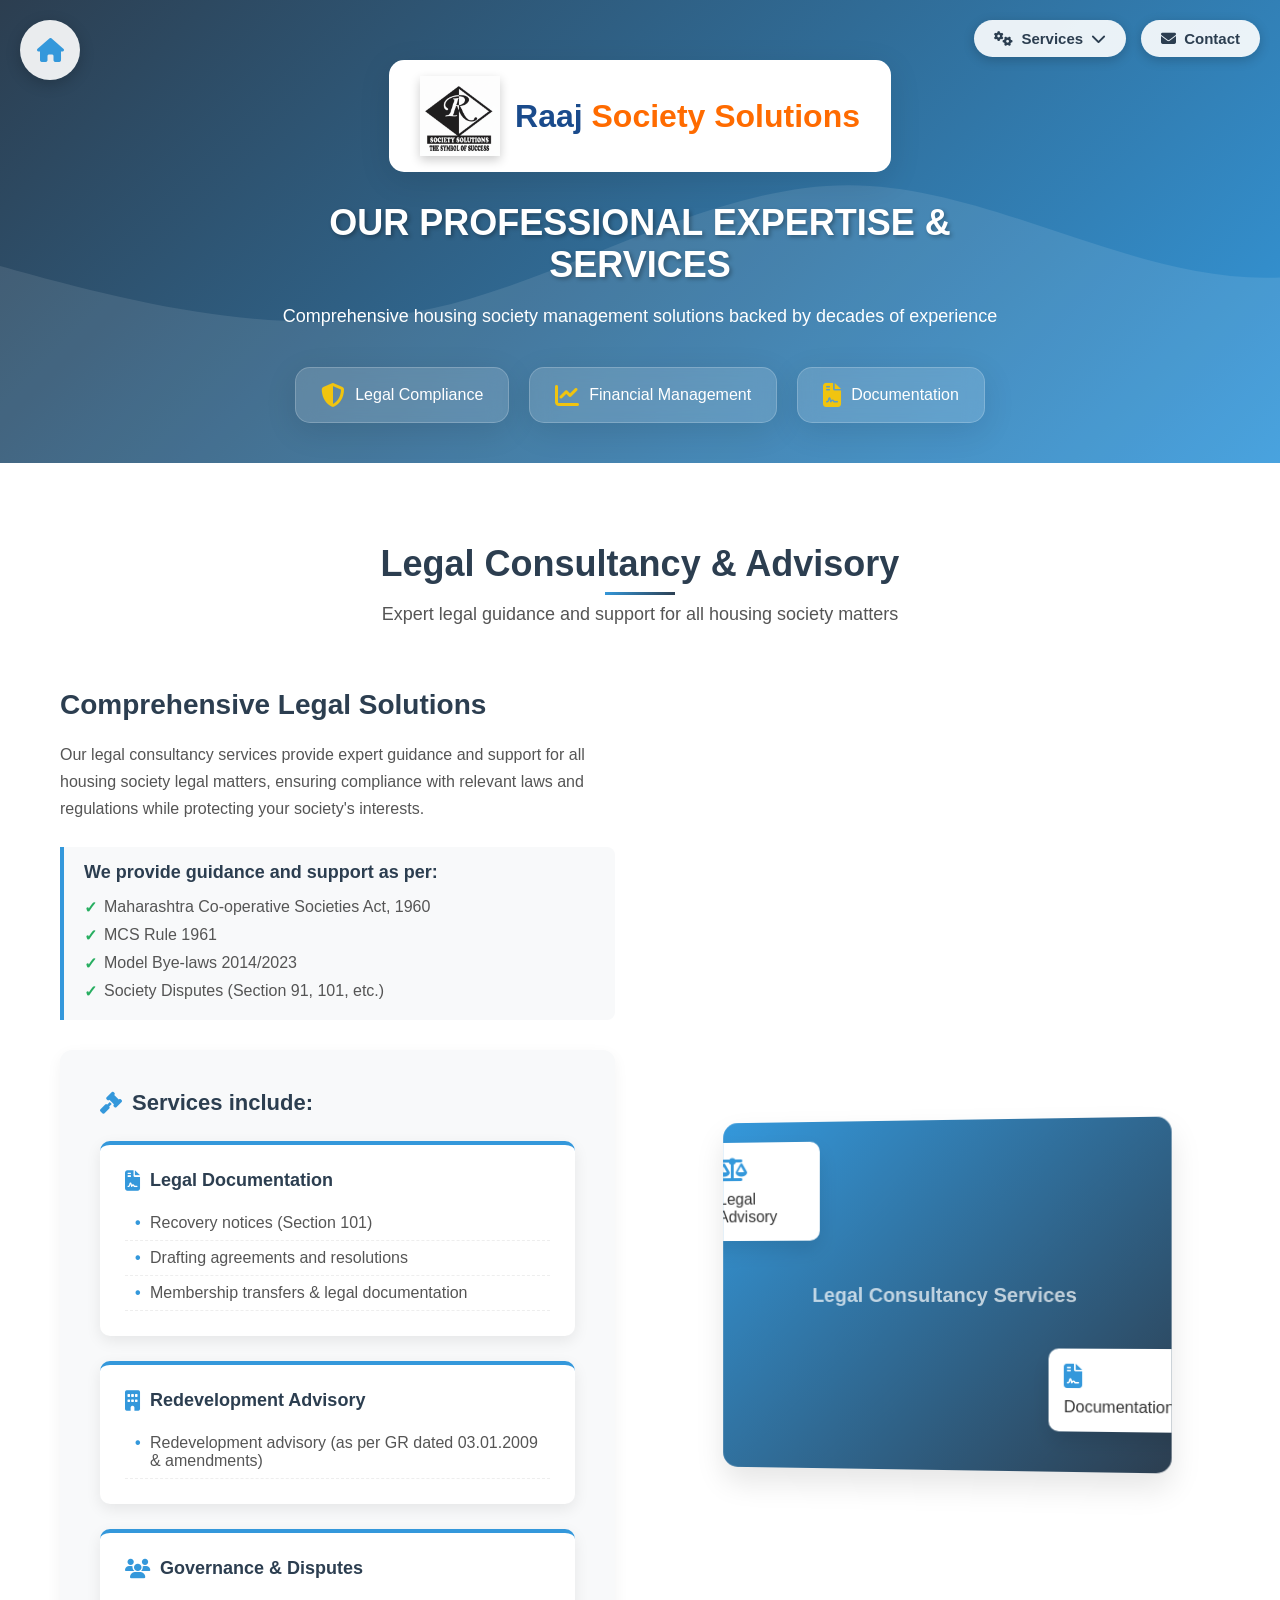
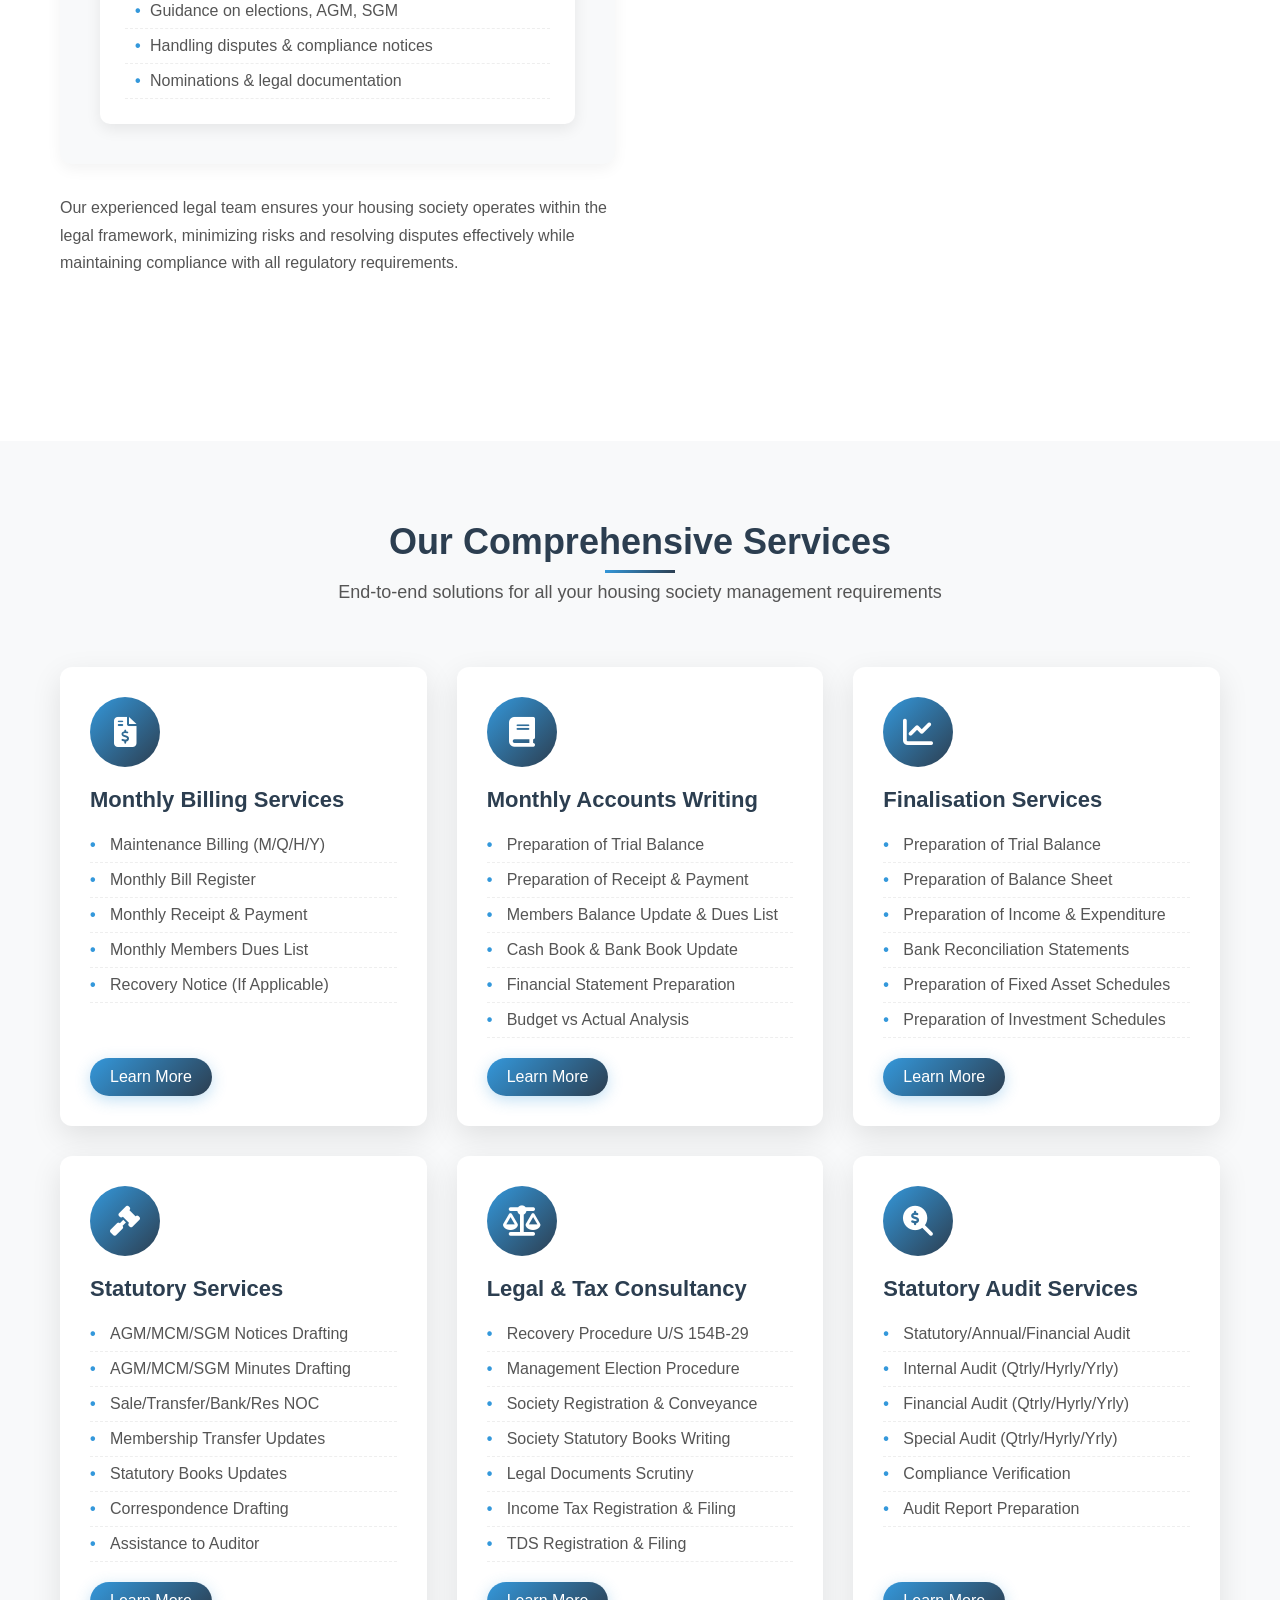
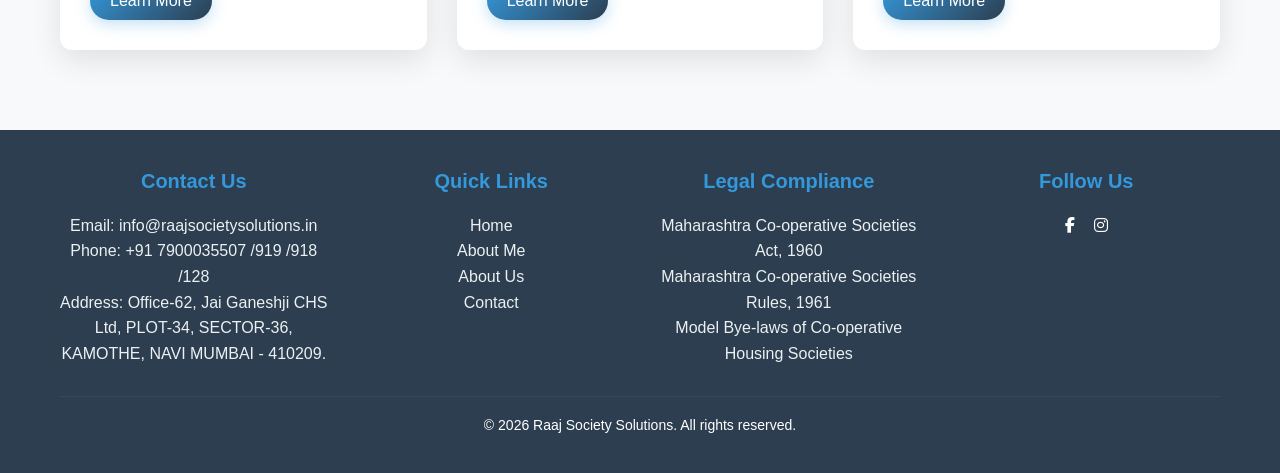
<file: legal-consultancy.html>
<!DOCTYPE html>
<html lang="en">
<head>
    <meta charset="UTF-8">
    <meta name="viewport" content="width=device-width, initial-scale=1.0">
    <title>R Associates - Housing Society Management Services</title>
    <link rel="stylesheet" href="https://cdnjs.cloudflare.com/ajax/libs/font-awesome/6.4.0/css/all.min.css">
    <style>
        * {
            margin: 0;
            padding: 0;
            box-sizing: border-box;
            font-family: 'Segoe UI', Tahoma, Geneva, Verdana, sans-serif;
        }
        
        body {
            background: linear-gradient(135deg, #f8f9fa 0%, #e9ecef 100%);
            color: #333;
            overflow-x: hidden;
        }
        
        .container {
            max-width: 1200px;
            margin: 0 auto;
            padding: 0 20px;
        }
        
        /* Header Navigation Styles - Added */
        .header-nav {
            position: fixed;
            top: 20px;
            right: 20px;
            z-index: 1000;
            display: flex;
            gap: 15px;
            align-items: center;
        }
        
        /* Services Dropdown */
        .services-dropdown {
            position: relative;
        }
        
        .services-btn {
            background: rgba(255, 255, 255, 0.9);
            color: #2c3e50;
            border: none;
            padding: 10px 20px;
            border-radius: 25px;
            font-weight: 600;
            font-size: 15px;
            cursor: pointer;
            display: flex;
            align-items: center;
            gap: 8px;
            box-shadow: 0 3px 12px rgba(0, 0, 0, 0.2);
            transition: all 0.3s ease;
        }
        
        .services-btn:hover {
            background: white;
            transform: translateY(-2px);
            box-shadow: 0 5px 20px rgba(0, 0, 0, 0.25);
        }
        
        .dropdown-content {
            position: absolute;
            top: 100%;
            right: 0;
            width: 250px;
            background-color: white;
            box-shadow: 0 8px 25px rgba(0,0,0,0.15);
            border-radius: 10px;
            padding: 15px 0;
            z-index: 1001;
            opacity: 0;
            visibility: hidden;
            transform: translateY(10px);
            transition: all 0.3s ease;
            margin-top: 10px;
        }
        
        .services-dropdown:hover .dropdown-content {
            opacity: 1;
            visibility: visible;
            transform: translateY(0);
        }
        
        .dropdown-content:before {
            content: '';
            position: absolute;
            top: -8px;
            right: 25px;
            width: 16px;
            height: 16px;
            background-color: white;
            transform: rotate(45deg);
            box-shadow: -3px -3px 5px rgba(0,0,0,0.04);
        }
        
        .dropdown-item {
            display: flex;
            align-items: center;
            padding: 12px 25px;
            text-decoration: none;
            color: #333;
            transition: all 0.3s ease;
            border-left: 4px solid transparent;
        }
        
        .dropdown-item:hover {
            background-color: rgba(44, 62, 80, 0.1);
            border-left-color: #2c3e50;
            color: #2c3e50;
            padding-left: 30px;
        }
        
        .dropdown-icon {
            width: 30px;
            color: #2c3e50;
            font-size: 1.1rem;
            margin-right: 12px;
        }
        
        .dropdown-item:hover .dropdown-icon {
            color: #3498db;
        }
        
        .dropdown-text {
            flex: 1;
            font-weight: 500;
            font-size: 14px;
        }
        
        .dropdown-arrow {
            font-size: 0.8rem;
            color: #7f8c8d;
            transition: all 0.3s ease;
        }
        
        .dropdown-item:hover .dropdown-arrow {
            color: #2c3e50;
            transform: translateX(3px);
        }
        
        /* Contact Button */
        .contact-btn {
            background: rgba(255, 255, 255, 0.9);
            color: #2c3e50;
            text-decoration: none;
            padding: 10px 20px;
            border-radius: 25px;
            font-weight: 600;
            font-size: 15px;
            display: flex;
            align-items: center;
            gap: 8px;
            box-shadow: 0 3px 12px rgba(0, 0, 0, 0.2);
            transition: all 0.3s ease;
        }
        
        .contact-btn:hover {
            background: white;
            transform: translateY(-2px);
            box-shadow: 0 5px 20px rgba(0, 0, 0, 0.25);
        }
        
        /* Header Styles */
        header {
            background: linear-gradient(135deg, #2c3e50 0%, #3498db 100%);
            color: white;
            padding: 60px 0 40px;
            text-align: center;
            position: relative;
            overflow: hidden;
        }
        
        header:before {
            content: '';
            position: absolute;
            top: 0;
            left: 0;
            width: 100%;
            height: 100%;
            background: url('data:image/svg+xml;utf8,<svg xmlns="http://www.w3.org/2000/svg" viewBox="0 0 1440 320"><path fill="%23ffffff" fill-opacity="0.1" d="M0,96L48,112C96,128,192,160,288,186.7C384,213,480,235,576,213.3C672,192,768,128,864,128C960,128,1056,192,1152,192C1248,192,1344,128,1392,96L1440,64L1440,320L1392,320C1344,320,1248,320,1152,320C1056,320,960,320,864,320C768,320,672,320,576,320C480,320,384,320,288,320C192,320,96,320,48,320L0,320Z"></path></svg>');
            background-size: cover;
            background-position: center;
        }
        
        .logo-container {
            display: flex;
            align-items: center;
            justify-content: center;
            margin-bottom: 30px;
            position: relative;
            z-index: 2;
        }
        
        .logo {
            display: flex;
            align-items: center;
            gap: 15px;
            background: rgba(255, 255, 255);
            backdrop-filter: blur(10px);
            padding: 15px 30px;
            border-radius: 15px;
            box-shadow: 0 8px 32px rgba(0, 0, 0, 0.1);
            border: 1px solid rgba(255, 255, 255, 0.2);
        }
        
        .logo img {
            width: 80px;
            height: 80px;
            background: white;
            display: flex;
            justify-content: center;
            align-items: center;
            font-weight: bold;
            font-size: 24px;
            color: #3498db;
            box-shadow: 0 4px 10px rgba(0, 0, 0, 0.2);
        }
        
        /* .logo-text {
            text-align: left;
        }
        
        .logo-text h1 {
            font-size: 28px;
            margin: 0;
            color: white;
            text-shadow: 1px 1px 3px rgba(0,0,0,0.3);
        } */
        
        .logo-text {
            font-size: 2rem;
            font-weight: 700;
            color: #1a4b8c;
        }
        
        .logo-text span {
            color: #ff6b00;
        }
        .logo-text p {
            font-size: 14px;
            margin: 0;
            color: #f1c40f;
            font-style: italic;
        }
        
        .header-content {
            position: relative;
            z-index: 1;
            max-width: 800px;
            margin: 0 auto;
        }
        
        .header-content h2 {
            font-size: 36px;
            margin-bottom: 20px;
            text-shadow: 2px 2px 4px rgba(0,0,0,0.3);
            animation: fadeInDown 1s ease-out;
        }
        
        .header-content p {
            font-size: 18px;
            margin-bottom: 30px;
            animation: fadeInUp 1s ease-out 0.3s both;
        }
        
        .sticker-container {
            display: flex;
            justify-content: center;
            gap: 20px;
            margin-top: 40px;
            flex-wrap: wrap;
        }
        
        .sticker {
            background: rgba(255, 255, 255, 0.15);
            backdrop-filter: blur(10px);
            border-radius: 15px;
            padding: 15px 25px;
            display: flex;
            align-items: center;
            gap: 10px;
            box-shadow: 0 8px 32px rgba(0, 0, 0, 0.1);
            border: 1px solid rgba(255, 255, 255, 0.2);
            animation: float 3s ease-in-out infinite;
        }
        
        .sticker:nth-child(2) {
            animation-delay: 0.5s;
        }
        
        .sticker:nth-child(3) {
            animation-delay: 1s;
        }
        
        .sticker i {
            font-size: 24px;
            color: #f1c40f;
        }
        
        /* Home Button */
        .home-button {
            position: fixed;
            top: 20px;
            left: 20px;
            z-index: 1000;
            background: rgba(255, 255, 255, 0.9);
            border-radius: 50%;
            width: 60px;
            height: 60px;
            display: flex;
            justify-content: center;
            align-items: center;
            box-shadow: 0 4px 15px rgba(0, 0, 0, 0.2);
            transition: all 0.3s ease;
            cursor: pointer;
        }
        
        .home-button:hover {
            transform: scale(1.1);
            background: white;
            box-shadow: 0 6px 20px rgba(0, 0, 0, 0.25);
        }
        
        .home-button i {
            font-size: 24px;
            color: #3498db;
        }
        
        /* Expertise Section */
        .expertise {
            padding: 80px 0;
            background: white;
        }
        
        .section-title {
            text-align: center;
            margin-bottom: 60px;
        }
        
        .section-title h2 {
            font-size: 36px;
            color: #2c3e50;
            margin-bottom: 15px;
            position: relative;
            display: inline-block;
        }
        
        .section-title h2:after {
            content: '';
            position: absolute;
            width: 70px;
            height: 3px;
            background: linear-gradient(135deg, #3498db, #2c3e50);
            bottom: -10px;
            left: 50%;
            transform: translateX(-50%);
        }
        
        .section-title p {
            font-size: 18px;
            color: #555;
            max-width: 700px;
            margin: 0 auto;
            line-height: 1.6;
        }
        
        .expertise-content {
            display: flex;
            align-items: center;
            gap: 50px;
            margin-bottom: 60px;
        }
        
        .expertise-text {
            flex: 1;
        }
        
        .expertise-text h3 {
            font-size: 28px;
            color: #2c3e50;
            margin-bottom: 20px;
        }
        
        .expertise-text p {
            font-size: 16px;
            line-height: 1.7;
            color: #555;
            margin-bottom: 25px;
        }
        
        .legal-ref {
            background: #f8f9fa;
            border-left: 4px solid #3498db;
            padding: 15px 20px;
            margin: 25px 0;
            border-radius: 0 8px 8px 0;
        }
        
        .legal-ref h4 {
            color: #2c3e50;
            margin-bottom: 10px;
            font-size: 18px;
        }
        
        .legal-ref ul {
            list-style-type: none;
        }
        
        .legal-ref li {
            padding: 5px 0;
            color: #555;
            position: relative;
            padding-left: 20px;
        }
        
        .legal-ref li:before {
            content: "✓";
            color: #27ae60;
            font-weight: bold;
            position: absolute;
            left: 0;
        }
        
        /* Legal Consultancy Section */
        .legal-consultancy {
            background: #f8f9fa;
            padding: 40px;
            border-radius: 12px;
            margin: 30px 0;
            box-shadow: 0 5px 15px rgba(0, 0, 0, 0.05);
        }
        
        .legal-consultancy h4 {
            color: #2c3e50;
            margin-bottom: 25px;
            font-size: 22px;
            display: flex;
            align-items: center;
            gap: 10px;
        }
        
        .legal-consultancy h4 i {
            color: #3498db;
        }
        
        .legal-grid {
            display: grid;
            grid-template-columns: repeat(auto-fill, minmax(300px, 1fr));
            gap: 25px;
        }
        
        .legal-category {
            background: white;
            padding: 25px;
            border-radius: 10px;
            box-shadow: 0 5px 15px rgba(0, 0, 0, 0.08);
            transition: transform 0.3s ease;
            border-top: 4px solid #3498db;
        }
        
        .legal-category:hover {
            transform: translateY(-5px);
        }
        
        .legal-category h5 {
            color: #2c3e50;
            margin-bottom: 15px;
            font-size: 18px;
            display: flex;
            align-items: center;
            gap: 10px;
        }
        
        .legal-category h5 i {
            color: #3498db;
            font-size: 20px;
        }
        
        .legal-category ul {
            list-style-type: none;
        }
        
        .legal-category li {
            padding: 8px 0;
            color: #555;
            position: relative;
            padding-left: 25px;
            border-bottom: 1px dashed #eee;
        }
        
        .legal-category li:before {
            content: "•";
            color: #3498db;
            font-weight: bold;
            position: absolute;
            left: 10px;
        }
        
        .services-include {
            background: #f8f9fa;
            padding: 40px;
            border-radius: 12px;
            margin: 30px 0;
            box-shadow: 0 5px 15px rgba(0, 0, 0, 0.05);
        }
        
        .services-include h4 {
            color: #2c3e50;
            margin-bottom: 20px;
            font-size: 22px;
            display: flex;
            align-items: center;
            gap: 10px;
        }
        
        .services-include h4 i {
            color: #3498db;
        }
        
        .services-grid-mini {
            display: grid;
            grid-template-columns: repeat(auto-fill, minmax(250px, 1fr));
            gap: 20px;
        }
        
        .service-item {
            background: white;
            padding: 20px;
            border-radius: 8px;
            box-shadow: 0 3px 10px rgba(0, 0, 0, 0.08);
            display: flex;
            align-items: center;
            gap: 15px;
            transition: transform 0.3s ease;
        }
        
        .service-item:hover {
            transform: translateY(-5px);
        }
        
        .service-item i {
            width: 50px;
            height: 50px;
            background: linear-gradient(135deg, #3498db, #2c3e50);
            border-radius: 50%;
            display: flex;
            justify-content: center;
            align-items: center;
            color: white;
            font-size: 20px;
            flex-shrink: 0;
        }
        
        .service-item span {
            font-weight: 500;
            color: #2c3e50;
        }
        
        .expertise-image {
            flex: 1;
            display: flex;
            justify-content: center;
            align-items: center;
        }
        
        .image-container {
            position: relative;
            width: 100%;
            max-width: 450px;
            height: 350px;
            border-radius: 15px;
            overflow: hidden;
            box-shadow: 0 15px 30px rgba(0, 0, 0, 0.1);
            transform: perspective(1000px) rotateY(-5deg);
            transition: transform 0.5s ease;
        }
        
        .image-container:hover {
            transform: perspective(1000px) rotateY(0);
        }
        
        .image-container:before {
            content: '';
            position: absolute;
            top: 0;
            left: 0;
            width: 100%;
            height: 100%;
            background: linear-gradient(135deg, rgba(52, 152, 219, 0.3), rgba(44, 62, 80, 0.3));
            z-index: 1;
        }
        
        .image-placeholder {
            width: 100%;
            height: 100%;
            background: linear-gradient(135deg, #3498db, #2c3e50);
            display: flex;
            justify-content: center;
            align-items: center;
            color: white;
            font-size: 20px;
            font-weight: bold;
        }
        
        .floating-element {
            position: absolute;
            background: white;
            border-radius: 10px;
            padding: 15px;
            box-shadow: 0 10px 20px rgba(0, 0, 0, 0.1);
            z-index: 2;
            animation: float 3s ease-in-out infinite;
        }
        
        .element-1 {
            top: 20px;
            left: -20px;
            width: 120px;
            animation-delay: 0s;
        }
        
        .element-2 {
            bottom: 40px;
            right: -20px;
            width: 140px;
            animation-delay: 1s;
        }
        
        .floating-element i {
            font-size: 24px;
            color: #3498db;
            margin-bottom: 10px;
        }
        
        /* Services Section */
        .services {
            padding: 80px 0;
            background: #f8f9fa;
        }
        
        .services-grid {
            display: grid;
            grid-template-columns: repeat(auto-fill, minmax(350px, 1fr));
            gap: 30px;
        }
        
        .service-card {
            background-color: white;
            border-radius: 12px;
            box-shadow: 0 10px 30px rgba(0, 0, 0, 0.1);
            padding: 30px;
            position: relative;
            overflow: hidden;
            transition: transform 0.3s ease, box-shadow 0.3s ease;
            display: flex;
            flex-direction: column;
            height: 100%;
        }
        
        .service-card:hover {
            transform: translateY(-10px);
            box-shadow: 0 15px 35px rgba(0, 0, 0, 0.15);
        }
        
        .service-icon {
            width: 70px;
            height: 70px;
            background: linear-gradient(135deg, #3498db, #2c3e50);
            border-radius: 50%;
            display: flex;
            justify-content: center;
            align-items: center;
            margin-bottom: 20px;
        }
        
        .service-icon i {
            font-size: 30px;
            color: white;
        }
        
        .service-content {
            flex: 1;
        }
        
        .service-content h3 {
            color: #2c3e50;
            margin-bottom: 15px;
            font-size: 22px;
            font-weight: 600;
        }
        
        .service-content ul {
            list-style-type: none;
            margin-bottom: 20px;
        }
        
        .service-content li {
            padding: 8px 0;
            color: #555;
            border-bottom: 1px dashed #eee;
            position: relative;
            padding-left: 20px;
        }
        
        .service-content li:before {
            content: "•";
            color: #3498db;
            font-weight: bold;
            position: absolute;
            left: 0;
        }
        
        .btn-more {
            display: inline-block;
            background: linear-gradient(135deg, #3498db, #2c3e50);
            color: white;
            text-decoration: none;
            padding: 10px 20px;
            border-radius: 30px;
            font-weight: 500;
            transition: all 0.3s ease;
            align-self: flex-start;
            margin-top: auto;
            box-shadow: 0 4px 15px rgba(52, 152, 219, 0.3);
        }
        
        .btn-more:hover {
            background: linear-gradient(135deg, #2980b9, #1a252f);
            transform: translateY(-2px);
            box-shadow: 0 6px 20px rgba(52, 152, 219, 0.4);
        }
        
        /* Footer */
        footer {
            background: #2c3e50;
            color: white;
            padding: 40px 0;
            text-align: center;
        }
        
        .footer-content {
            display: flex;
            justify-content: space-between;
            flex-wrap: wrap;
            gap: 30px;
            margin-bottom: 30px;
        }
        
        .footer-section {
            flex: 1;
            min-width: 250px;
        }
        
        .footer-section h3 {
            font-size: 20px;
            margin-bottom: 20px;
            color: #3498db;
        }
        
        .footer-section p, .footer-section a {
            color: #ecf0f1;
            line-height: 1.6;
        }
        
        .footer-section a {
            text-decoration: none;
            transition: color 0.3s;
        }
        
        .footer-section a:hover {
            color: #3498db;
        }
        
        .footer-bottom {
            border-top: 1px solid #34495e;
            padding-top: 20px;
            font-size: 14px;
        }
        
        /* Animations */
        @keyframes fadeInDown {
            from {
                opacity: 0;
                transform: translateY(-30px);
            }
            to {
                opacity: 1;
                transform: translateY(0);
            }
        }
        
        @keyframes fadeInUp {
            from {
                opacity: 0;
                transform: translateY(30px);
            }
            to {
                opacity: 1;
                transform: translateY(0);
            }
        }
        
        @keyframes float {
            0% {
                transform: translateY(0);
            }
            50% {
                transform: translateY(-10px);
            }
            100% {
                transform: translateY(0);
            }
        }
        
        /* Responsive adjustments */
        @media (max-width: 992px) {
            .expertise-content {
                flex-direction: column;
            }
            
            .image-container {
                transform: none;
                max-width: 100%;
            }
            
            .image-container:hover {
                transform: scale(1.02);
            }
            
            .header-nav {
                flex-direction: column;
                gap: 10px;
            }
            
            .dropdown-content {
                position: fixed;
                width: 90%;
                right: 5%;
                top: 100px;
            }
        }
        
        @media (max-width: 768px) {
            .services-grid {
                grid-template-columns: 1fr;
            }
            
            .services-grid-mini, .legal-grid {
                grid-template-columns: 1fr;
            }
            
            .section-title h2 {
                font-size: 28px;
            }
            
            .section-title p {
                font-size: 16px;
            }
            
            .header-content h2 {
                font-size: 28px;
            }
            
            .header-content p {
                font-size: 16px;
            }
            
            .services-include, .legal-consultancy {
                padding: 25px;
            }
            
            .home-button {
                width: 50px;
                height: 50px;
                top: 15px;
                left: 15px;
            }
            
            .home-button i {
                font-size: 20px;
            }
            
            .logo-container{
                margin-top: 13px;
            }

            .logo {
                padding: 12px 20px;
            }
            
            .logo-text h1 {
                font-size: 22px;
            }
            
            .logo-text p {
                font-size: 12px;
            }
            
            .header-nav {
                top: 10px;
                right: 10px;
            }
            
            .services-btn, .contact-btn {
                padding: 8px 16px;
                font-size: 14px;
            }
        }
        
        @media (max-width: 576px) {
            .header-nav {
                flex-direction: row;
                flex-wrap: wrap;
                justify-content: flex-end;
            }
            
            .dropdown-content {
                position: fixed;
                width: 90%;
                right: 5%;
                top: 120px;
            }
        }
    </style>
</head>
<body>
    <!-- Home Button -->
    <div class="home-button" onclick="goToHome()">
        <i class="fas fa-home"></i>
    </div>
    
    <!-- Header Navigation - Added -->
    <div class="header-nav">
        <!-- Services Dropdown -->
        <div class="services-dropdown">
            <button class="services-btn">
                <i class="fas fa-cogs"></i> Services <i class="fas fa-chevron-down"></i>
            </button>
            <div class="dropdown-content">
                <a href="accounts-services.html" class="dropdown-item">
                    <i class="fas fa-file-invoice-dollar dropdown-icon"></i>
                    <span class="dropdown-text">Accounts Services</span>
                    <i class="fas fa-chevron-right dropdown-arrow"></i>
                </a>
                <a href="audit-services.html" class="dropdown-item">
                    <i class="fas fa-search-dollar dropdown-icon"></i>
                    <span class="dropdown-text">Audit Services</span>
                    <i class="fas fa-chevron-right dropdown-arrow"></i>
                </a>
                <a href="statutory-services.html" class="dropdown-item">
                    <i class="fas fa-balance-scale dropdown-icon"></i>
                    <span class="dropdown-text">Statutory Services</span>
                    <i class="fas fa-chevron-right dropdown-arrow"></i>
                </a>
                <a href="educational-services.html" class="dropdown-item">
                    <i class="fas fa-chalkboard-teacher dropdown-icon"></i>
                    <span class="dropdown-text">Awareness & Training Services</span>
                    <i class="fas fa-chevron-right dropdown-arrow"></i>
                </a>
                <a href="insurance-services.html" class="dropdown-item">
                    <i class="fas fa-shield-alt dropdown-icon"></i>
                    <span class="dropdown-text">Insurance Services</span>
                    <i class="fas fa-chevron-right dropdown-arrow"></i>
                </a>
                <!-- <a href="legal-consultancy.html" class="dropdown-item">
                    <i class="fas fa-gavel dropdown-icon"></i>
                    <span class="dropdown-text">Legal Consultancy</span>
                    <i class="fas fa-chevron-right dropdown-arrow"></i>
                </a> -->
                <a href="taxation-consultancy.html" class="dropdown-item">
                    <i class="fas fa-calculator dropdown-icon"></i>
                    <span class="dropdown-text">Taxation Consultancy</span>
                    <i class="fas fa-chevron-right dropdown-arrow"></i>
                </a>
                <a href="election-services.html" class="dropdown-item">
                    <i class="fas fa-tasks dropdown-icon"></i>
                    <span class="dropdown-text">Election Services</span>
                    <i class="fas fa-chevron-right dropdown-arrow"></i>
                </a>
                <a href="other-services.html" class="dropdown-item">
                    <i class="fas fa-tasks dropdown-icon"></i>
                    <span class="dropdown-text">Other Special Services</span>
                    <i class="fas fa-chevron-right dropdown-arrow"></i>
                </a>
            </div>
        </div>
        
        <!-- Contact Button -->
        <a href="contact.html" class="contact-btn">
            <i class="fas fa-envelope"></i> Contact
        </a>
    </div>
    
    <header>
        <div class="container">
            <div class="logo-container">
                <div class="logo">
                    <img src="img/R LOGO.png" alt="Raaj Society Solutions Logo">
                    <div class="logo-text">
                        <div class="logo-text">Raaj <span>Society Solutions</span></div>
                        
                        <!-- <p>THE SYMBOL OF SUCCESS</p> -->
                    </div>
                </div>
            </div>
            
            <div class="header-content">
                <h2>OUR PROFESSIONAL EXPERTISE & SERVICES</h2>
                <p>Comprehensive housing society management solutions backed by decades of experience</p>
                
                <div class="sticker-container">
                    <div class="sticker">
                        <i class="fas fa-shield-alt"></i>
                        <span>Legal Compliance</span>
                    </div>
                    <div class="sticker">
                        <i class="fas fa-chart-line"></i>
                        <span>Financial Management</span>
                    </div>
                    <div class="sticker">
                        <i class="fas fa-file-contract"></i>
                        <span>Documentation</span>
                    </div>
                </div>
            </div>
        </div>
    </header>
    
    <section class="expertise">
        <div class="container">
            <div class="section-title">
                <h2>Legal Consultancy & Advisory</h2>
                <p>Expert legal guidance and support for all housing society matters</p>
            </div>
            
            <div class="expertise-content">
                <div class="expertise-text">
                    <h3>Comprehensive Legal Solutions</h3>
                    <p>Our legal consultancy services provide expert guidance and support for all housing society legal matters, ensuring compliance with relevant laws and regulations while protecting your society's interests.</p>
                    
                    <div class="legal-ref">
                        <h4>We provide guidance and support as per:</h4>
                        <ul>
                            <li>Maharashtra Co-operative Societies Act, 1960</li>
                            <li>MCS Rule 1961</li>
                            <li>Model Bye-laws 2014/2023</li>
                            <li>Society Disputes (Section 91, 101, etc.)</li>
                        </ul>
                    </div>
                    
                    <div class="legal-consultancy">
                        <h4><i class="fas fa-gavel"></i> Services include:</h4>
                        <div class="legal-grid">
                            <div class="legal-category">
                                <h5><i class="fas fa-file-contract"></i> Legal Documentation</h5>
                                <ul>
                                    <li>Recovery notices (Section 101)</li>
                                    <li>Drafting agreements and resolutions</li>
                                    <li>Membership transfers & legal documentation</li>
                                </ul>
                            </div>
                            
                            <div class="legal-category">
                                <h5><i class="fas fa-building"></i> Redevelopment Advisory</h5>
                                <ul>
                                    <li>Redevelopment advisory (as per GR dated 03.01.2009 & amendments)</li>
                                </ul>
                            </div>
                            
                            <div class="legal-category">
                                <h5><i class="fas fa-users"></i> Governance & Disputes</h5>
                                <ul>
                                    <li>Guidance on elections, AGM, SGM</li>
                                    <li>Handling disputes & compliance notices</li>
                                    <li>Nominations & legal documentation</li>
                                </ul>
                            </div>
                        </div>
                    </div>
                    
                    <p>Our experienced legal team ensures your housing society operates within the legal framework, minimizing risks and resolving disputes effectively while maintaining compliance with all regulatory requirements.</p>
                </div>
                
                <div class="expertise-image">
                    <div class="image-container">
                        <div class="image-placeholder">
                            Legal Consultancy Services
                        </div>
                        <div class="floating-element element-1">
                            <i class="fas fa-balance-scale"></i>
                            <div>Legal Advisory</div>
                        </div>
                        <div class="floating-element element-2">
                            <i class="fas fa-file-contract"></i>
                            <div>Documentation</div>
                        </div>
                    </div>
                </div>
            </div>
        </div>
    </section>
    
    <section class="services">
        <div class="container">
            <div class="section-title">
                <h2>Our Comprehensive Services</h2>
                <p>End-to-end solutions for all your housing society management requirements</p>
            </div>
            
            <div class="services-grid">
                <div class="service-card">
                    <div class="service-icon">
                        <i class="fas fa-file-invoice-dollar"></i>
                    </div>
                    <div class="service-content">
                        <h3>Monthly Billing Services</h3>
                        <ul>
                            <li>Maintenance Billing (M/Q/H/Y)</li>
                            <li>Monthly Bill Register</li>
                            <li>Monthly Receipt & Payment</li>
                            <li>Monthly Members Dues List</li>
                            <li>Recovery Notice (If Applicable)</li>
                        </ul>
                    </div>
                    <a href="#" class="btn-more">Learn More</a>
                </div>
                
                <div class="service-card">
                    <div class="service-icon">
                        <i class="fas fa-book"></i>
                    </div>
                    <div class="service-content">
                        <h3>Monthly Accounts Writing</h3>
                        <ul>
                            <li>Preparation of Trial Balance</li>
                            <li>Preparation of Receipt & Payment</li>
                            <li>Members Balance Update & Dues List</li>
                            <li>Cash Book & Bank Book Update</li>
                            <li>Financial Statement Preparation</li>
                            <li>Budget vs Actual Analysis</li>
                        </ul>
                    </div>
                    <a href="#" class="btn-more">Learn More</a>
                </div>
                
                <div class="service-card">
                    <div class="service-icon">
                        <i class="fas fa-chart-line"></i>
                    </div>
                    <div class="service-content">
                        <h3>Finalisation Services</h3>
                        <ul>
                            <li>Preparation of Trial Balance</li>
                            <li>Preparation of Balance Sheet</li>
                            <li>Preparation of Income & Expenditure</li>
                            <li>Bank Reconciliation Statements</li>
                            <li>Preparation of Fixed Asset Schedules</li>
                            <li>Preparation of Investment Schedules</li>
                        </ul>
                    </div>
                    <a href="#" class="btn-more">Learn More</a>
                </div>
                
                <div class="service-card">
                    <div class="service-icon">
                        <i class="fas fa-gavel"></i>
                    </div>
                    <div class="service-content">
                        <h3>Statutory Services</h3>
                        <ul>
                            <li>AGM/MCM/SGM Notices Drafting</li>
                            <li>AGM/MCM/SGM Minutes Drafting</li>
                            <li>Sale/Transfer/Bank/Res NOC</li>
                            <li>Membership Transfer Updates</li>
                            <li>Statutory Books Updates</li>
                            <li>Correspondence Drafting</li>
                            <li>Assistance to Auditor</li>
                        </ul>
                    </div>
                    <a href="#" class="btn-more">Learn More</a>
                </div>
                
                <div class="service-card">
                    <div class="service-icon">
                        <i class="fas fa-balance-scale"></i>
                    </div>
                    <div class="service-content">
                        <h3>Legal & Tax Consultancy</h3>
                        <ul>
                            <li>Recovery Procedure U/S 154B-29</li>
                            <li>Management Election Procedure</li>
                            <li>Society Registration & Conveyance</li>
                            <li>Society Statutory Books Writing</li>
                            <li>Legal Documents Scrutiny</li>
                            <li>Income Tax Registration & Filing</li>
                            <li>TDS Registration & Filing</li>
                        </ul>
                    </div>
                    <a href="#" class="btn-more">Learn More</a>
                </div>
                
                <div class="service-card">
                    <div class="service-icon">
                        <i class="fas fa-search-dollar"></i>
                    </div>
                    <div class="service-content">
                        <h3>Statutory Audit Services</h3>
                        <ul>
                            <li>Statutory/Annual/Financial Audit</li>
                            <li>Internal Audit (Qtrly/Hyrly/Yrly)</li>
                            <li>Financial Audit (Qtrly/Hyrly/Yrly)</li>
                            <li>Special Audit (Qtrly/Hyrly/Yrly)</li>
                            <li>Compliance Verification</li>
                            <li>Audit Report Preparation</li>
                        </ul>
                    </div>
                    <a href="#" class="btn-more">Learn More</a>
                </div>
            </div>
        </div>
    </section>
    
    <footer>
        <div class="container">
            <div class="footer-content">
                <div class="footer-section">
                    <h3>Contact Us</h3>
                    <p>Email: info@raajsocietysolutions.in</p>
                    <p>Phone: +91 7900035507 /919 /918 /128</p>
                    <p>Address: Office-62, Jai Ganeshji CHS Ltd, PLOT-34, SECTOR-36, KAMOTHE, NAVI MUMBAI - 410209.</p>
                </div>
                <div class="footer-section">
                    <h3>Quick Links</h3>
                    <p><a href="index.html">Home</a></p>
                    <p><a href="about-me.html">About Me</a></p>
                    <p><a href="about-us.html">About Us</a></p>
                    <p><a href="contact.html">Contact</a></p>
                </div>
                <div class="footer-section">
                    <h3>Legal Compliance</h3>
                    <p>Maharashtra Co-operative Societies Act, 1960</p>
                    <p>Maharashtra Co-operative Societies Rules, 1961</p>
                    <p>Model Bye-laws of Co-operative Housing Societies</p>
                </div>
                 <div class="footer-section">
                    <h3>Follow Us</h3>
                    <p>
                        <a href="https://www.facebook.com/raajsocietysolutions/" style="color: white; margin-right: 15px;"><i class="fab fa-facebook-f"></i></a>
                        <!-- <a href="https://twitter.com/raajsocietysolutions" style="color: white; margin-right: 15px;"><i class="fab fa-twitter"></i></a> -->
                        <!-- <a href="https://www.linkedin.com/in/raaj-society-solutions" style="color: white; margin-right: 15px;"><i class="fab fa-linkedin-in"></i></a> -->
                        <a href="https://www.instagram.com/raaj_society_solutions/" style="color: white;"><i class="fab fa-instagram"></i></a>
                    </p>
                </div>
            </div>
            <div class="footer-bottom">
                <p>&copy; 2026 Raaj Society Solutions. All rights reserved.</p>
            </div>
        </div>
    </footer>
    
    <script>
        // Add scroll animations
        document.addEventListener('DOMContentLoaded', function() {
            const observerOptions = {
                threshold: 0.1,
                rootMargin: '0px 0px -50px 0px'
            };
            
            const observer = new IntersectionObserver(function(entries) {
                entries.forEach(entry => {
                    if (entry.isIntersecting) {
                        entry.target.style.opacity = 1;
                        entry.target.style.transform = 'translateY(0)';
                    }
                });
            }, observerOptions);
            
            // Observe service cards for animation
            const serviceCards = document.querySelectorAll('.service-card');
            serviceCards.forEach(card => {
                card.style.opacity = 0;
                card.style.transform = 'translateY(20px)';
                card.style.transition = 'opacity 0.5s ease, transform 0.5s ease';
                observer.observe(card);
            });
            
            // Observe expertise section for animation
            const expertiseContent = document.querySelector('.expertise-content');
            expertiseContent.style.opacity = 0;
            expertiseContent.style.transform = 'translateY(20px)';
            expertiseContent.style.transition = 'opacity 0.8s ease, transform 0.8s ease';
            observer.observe(expertiseContent);
            
            // Observe legal categories for animation
            const legalCategories = document.querySelectorAll('.legal-category');
            legalCategories.forEach(category => {
                category.style.opacity = 0;
                category.style.transform = 'translateY(20px)';
                category.style.transition = 'opacity 0.5s ease, transform 0.5s ease';
                observer.observe(category);
            });
            
            // Mobile dropdown functionality - Added
            const servicesBtn = document.querySelector('.services-btn');
            const dropdownContent = document.querySelector('.dropdown-content');
            
            // For mobile devices, toggle dropdown on click
            if (window.innerWidth <= 992) {
                servicesBtn.addEventListener('click', function(e) {
                    e.preventDefault();
                    e.stopPropagation();
                    
                    // Toggle dropdown visibility
                    if (dropdownContent.style.opacity === '1') {
                        dropdownContent.style.opacity = '0';
                        dropdownContent.style.visibility = 'hidden';
                        dropdownContent.style.transform = 'translateY(10px)';
                    } else {
                        dropdownContent.style.opacity = '1';
                        dropdownContent.style.visibility = 'visible';
                        dropdownContent.style.transform = 'translateY(0)';
                    }
                });
                
                // Close dropdown when clicking elsewhere
                document.addEventListener('click', function(e) {
                    if (!servicesBtn.contains(e.target) && !dropdownContent.contains(e.target)) {
                        dropdownContent.style.opacity = '0';
                        dropdownContent.style.visibility = 'hidden';
                        dropdownContent.style.transform = 'translateY(10px)';
                    }
                });
            }
        });
        
        // Home button functionality
        function goToHome() {
            window.location.href = "index.html";
        }
    </script>
</body>
</html>
</file>
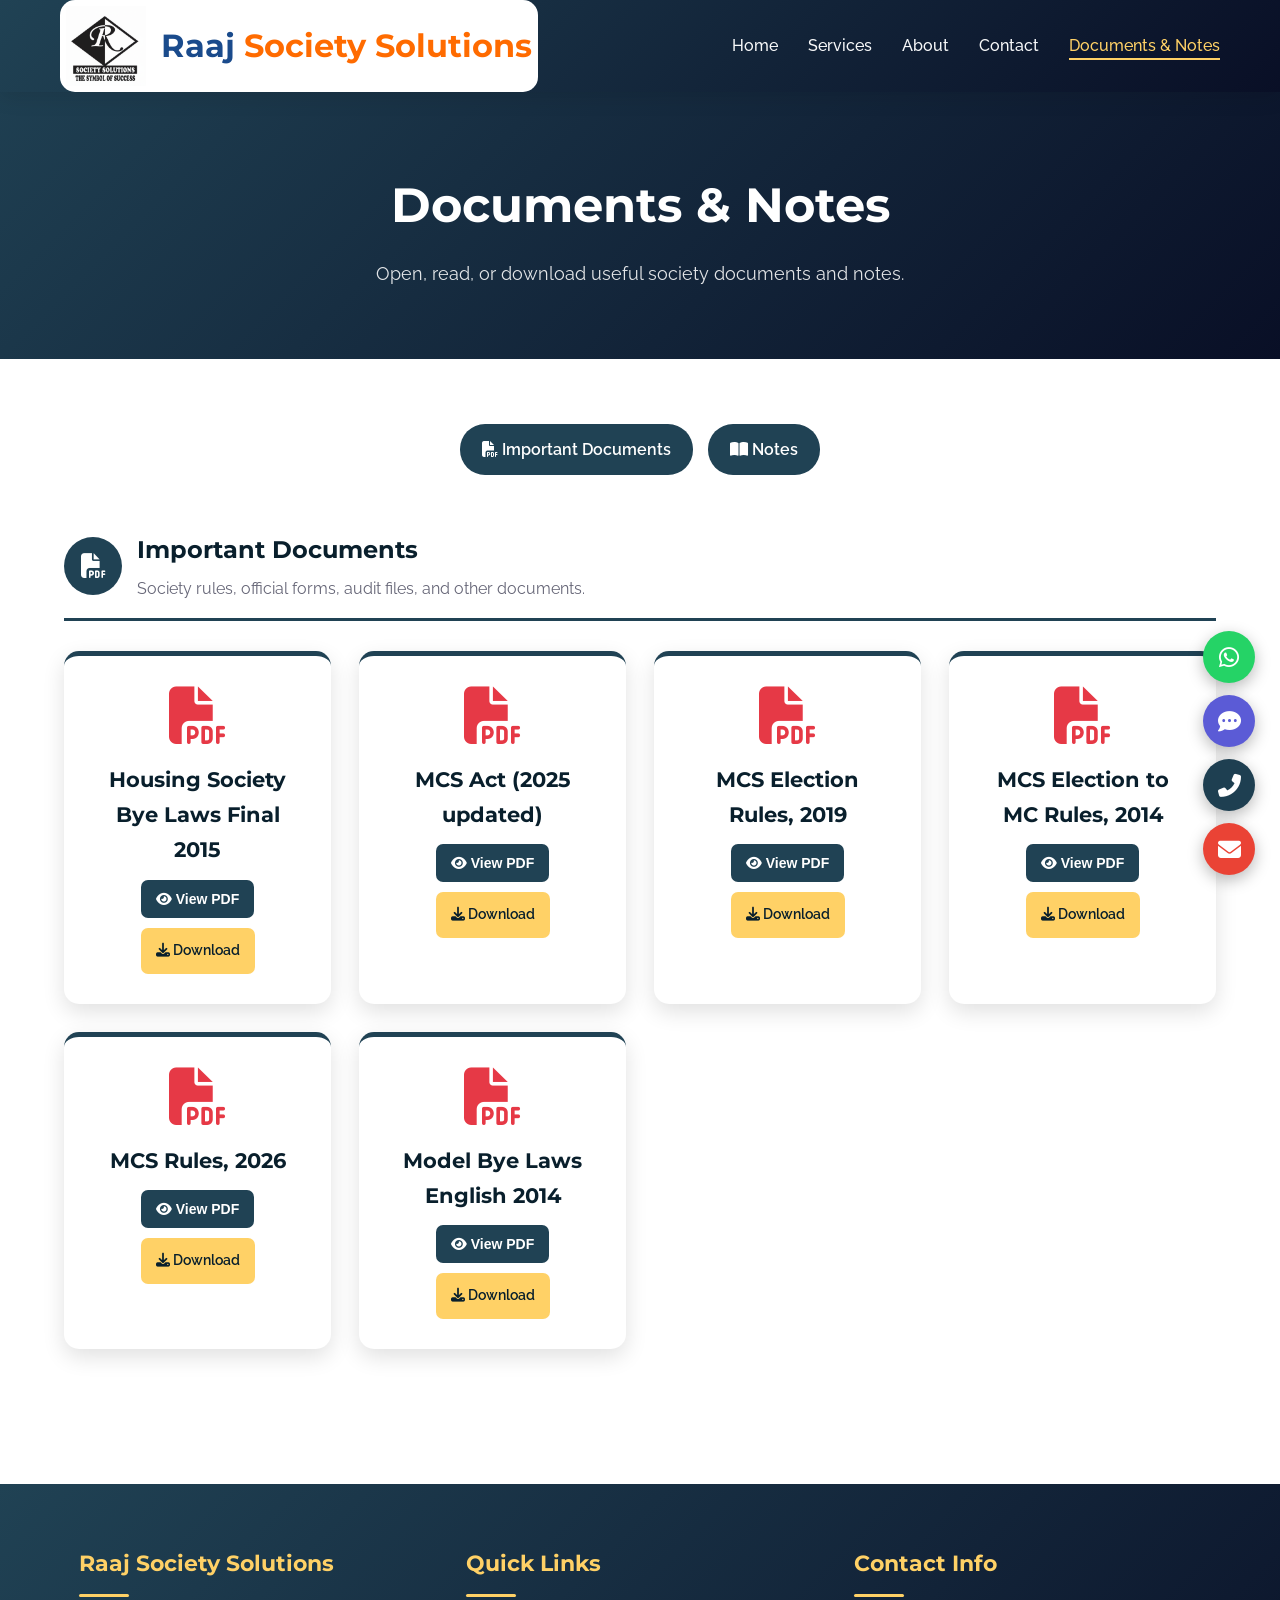
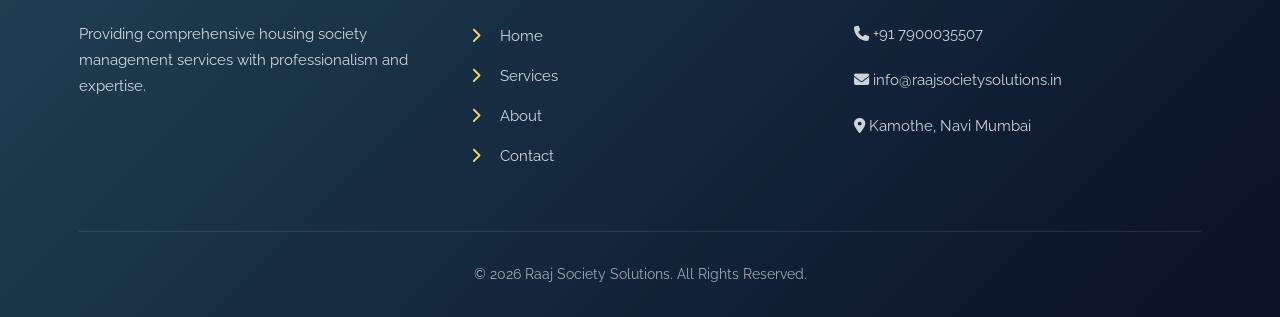
<file: notes.html>
<!DOCTYPE html>
<html lang="en">
<head>
    <meta charset="UTF-8">
    <meta name="viewport" content="width=device-width, initial-scale=1.0">
    <title>Documents & Notes | Raaj Society Solutions</title>

    <link rel="stylesheet"
          href="https://cdnjs.cloudflare.com/ajax/libs/font-awesome/6.4.0/css/all.min.css">

    <link href="https://fonts.googleapis.com/css2?family=Montserrat:wght@300;400;500;600;700;800&family=Raleway:wght@300;400;500;600;700&display=swap"
          rel="stylesheet">

    <link rel="stylesheet" href="style/all_page_style.css">

    <style>
        /* Page Heading */
        .documents-hero {
            padding: 165px 20px 70px;
            text-align: center;
            color: #ffffff;
            background: linear-gradient(
                135deg,
                rgba(32, 66, 84, 1) 0%,
                rgba(9, 15, 38, 1) 100%
            );
        }

        .documents-hero h1 {
            font-size: clamp(2rem, 5vw, 3rem);
            margin-bottom: 12px;
        }

        .documents-hero p {
            color: rgba(255, 255, 255, 0.88);
            font-size: 1.1rem;
        }

        /* Main Content */
        .documents-section {
            width: 90%;
            max-width: 1200px;
            margin: auto;
            padding: 65px 0;
        }

        /* Documents / Notes Buttons */
        .category-links {
            display: flex;
            justify-content: center;
            gap: 15px;
            margin-bottom: 55px;
            flex-wrap: wrap;
        }

        .category-links a {
            text-decoration: none;
            color: white;
            background: #204254;
            padding: 12px 22px;
            border-radius: 25px;
            font-weight: 600;
            transition: 0.3s ease;
        }

        .category-links a:hover {
            background: #ffd166;
            color: #091f2c;
            transform: translateY(-3px);
        }

        /* Category Heading */
        .document-category {
            scroll-margin-top: 130px;
            margin-bottom: 70px;
        }

        .category-heading {
            display: flex;
            align-items: center;
            gap: 15px;
            margin-bottom: 30px;
            padding-bottom: 15px;
            border-bottom: 3px solid #204254;
        }

        .category-heading > i {
            width: 58px;
            height: 58px;
            display: flex;
            align-items: center;
            justify-content: center;
            color: white;
            background: #204254;
            border-radius: 50%;
            font-size: 25px;
        }

        .category-heading h2 {
            color: #091f2c;
            margin: 0 0 5px;
        }

        .category-heading p {
            color: #667;
            margin: 0;
        }

        .notes-heading {
            border-color: #f0a500;
        }

        .notes-heading > i {
            background: #f0a500;
        }

        /* Cards */
        .documents-grid {
            display: grid;
            grid-template-columns: repeat(auto-fit, minmax(260px, 1fr));
            gap: 28px;
        }

        .document-card {
            background: #ffffff;
            border-radius: 15px;
            padding: 30px;
            text-align: center;
            border-top: 5px solid #204254;
            box-shadow: 0 8px 22px rgba(0, 0, 0, 0.12);
            transition: 0.3s ease;
        }

        .document-card:hover {
            transform: translateY(-8px);
            box-shadow: 0 16px 32px rgba(0, 0, 0, 0.18);
        }

        .pdf-icon {
            color: #e63946;
            font-size: 58px;
            margin-bottom: 18px;
        }

        .notes-icon {
            color: #f0a500;
            font-size: 58px;
            margin-bottom: 18px;
        }

        .document-card h3 {
            color: #091f2c;
            font-size: 1.3rem;
            margin-bottom: 12px;
        }

        .document-card p {
            color: #667;
            line-height: 1.6;
            margin-bottom: 22px;
            min-height: 52px;
        }

        .document-actions {
            display: flex;
            justify-content: center;
            gap: 10px;
            flex-wrap: wrap;
        }

        .document-btn {
            border: none;
            padding: 11px 15px;
            border-radius: 7px;
            cursor: pointer;
            text-decoration: none;
            font-size: 14px;
            font-weight: 600;
            transition: 0.25s ease;
        }

        .document-btn:hover {
            transform: scale(1.05);
        }

        .view-btn {
            color: #ffffff;
            background: #204254;
        }

        .download-btn {
            color: #091f2c;
            background: #ffd166;
        }

        /* PDF Preview Popup */
        .pdf-modal {
            display: none;
            position: fixed;
            inset: 0;
            z-index: 2000;
            padding: 25px;
            background: rgba(0, 0, 0, 0.82);
        }

        .modal-content {
            width: min(1050px, 100%);
            height: 90vh;
            margin: auto;
            position: relative;
            overflow: hidden;
            border-radius: 10px;
            background: #ffffff;
        }

        .close-btn {
            position: absolute;
            top: 10px;
            right: 15px;
            z-index: 2;
            border: none;
            width: 38px;
            height: 38px;
            color: #ffffff;
            background: #e63946;
            border-radius: 50%;
            font-size: 23px;
            cursor: pointer;
        }

        #pdfViewer {
            width: 100%;
            height: 100%;
            border: none;
        }

        @media (max-width: 768px) {
            .documents-hero {
                padding-top: 140px;
            }

            .category-heading {
                align-items: flex-start;
            }

            .pdf-modal {
                padding: 10px;
            }

            .modal-content {
                height: 85vh;
            }
        }
    </style>
</head>

<body>

    <!-- Same Header as index.html -->
    <header id="header">
        <div class="header-container">

            <div class="logo" id="logo">
                <img src="img/R LOGO.png" alt="Raaj Society Solutions Logo">
                <h1>Raaj <span>Society Solutions</span></h1>
            </div>

            <div class="mobile-menu">
                <i class="fas fa-bars"></i>
            </div>

            <nav>
                <ul id="nav-menu">
                    <li><a href="index.html#home">Home</a></li>
                    <li><a href="index.html#services">Services</a></li>
                    <li><a href="index.html#about">About</a></li>
                    <li><a href="contact.html">Contact</a></li>
                    <li><a class="active" href="important-documents.html">Documents & Notes</a></li>
                </ul>
            </nav>

        </div>
    </header>

    <!-- Hero -->
    <section class="documents-hero">
        <h1>Documents & Notes</h1>
        <p>Open, read, or download useful society documents and notes.</p>
    </section>

    <!-- Main Section -->
    <section class="documents-section">

        <!-- Category Buttons -->
        <div class="category-links">
            <a href="#documents">
                <i class="fas fa-file-pdf"></i> Important Documents
            </a>

            <a href="#notes">
                <i class="fas fa-book-open"></i> Notes
            </a>
        </div>

        <!-- Important Documents -->
        <div class="document-category" id="documents">

            <div class="category-heading">
                <i class="fas fa-file-pdf"></i>

                <div>
                    <h2>Important Documents</h2>
                    <p>Society rules, official forms, audit files, and other documents.</p>
                </div>
            </div>

            <div class="documents-grid">

                <!-- Document 1 -->
                <div class="document-card">
                    <i class="fas fa-file-pdf pdf-icon"></i>
                    <h3>Housing Society Bye Laws Final 2015</h3>
                    <!-- <p>Rules and regulations for co-operative housing societies.</p> -->

                    <div class="document-actions">
                        <button class="document-btn view-btn"
                                onclick="openPdf('pdf/Housing Society Bye Laws Final 2015.pdf')">
                            <i class="fas fa-eye"></i> View PDF
                        </button>

                        <a href="pdf/Housing Society Bye Laws Final 2015.pdf"
                           class="document-btn download-btn"
                           download>
                            <i class="fas fa-download"></i> Download
                        </a>
                    </div>
                </div>

                <!-- Document 2 -->
                <div class="document-card">
                    <i class="fas fa-file-pdf pdf-icon"></i>
                    <h3>MCS Act (2025 updated)</h3>
                    <!-- <p>Checklist for society audit documents and required records.</p> -->

                    <div class="document-actions">
                        <button class="document-btn view-btn"
                                onclick="openPdf('pdf/MCS Act (2025 updated).pdf')">
                            <i class="fas fa-eye"></i> View PDF
                        </button>

                        <a href="pdf/MCS Act (2025 updated).pdf"
                           class="document-btn download-btn"
                           download>
                            <i class="fas fa-download"></i> Download
                        </a>
                    </div>
                </div>

                <!-- Document 3 -->
                <div class="document-card">
                    <i class="fas fa-file-pdf pdf-icon"></i>
                    <h3>MCS Election Rules, 2019</h3>
                    <!-- <p>Information related to maintenance billing and payments.</p> -->

                    <div class="document-actions">
                        <button class="document-btn view-btn"
                                onclick="openPdf('pdf/MCS Election Rules, 2019.pdf')">
                            <i class="fas fa-eye"></i> View PDF
                        </button>

                        <a href="pdf/MCS Election Rules, 2019.pdf"
                           class="document-btn download-btn"
                           download>
                            <i class="fas fa-download"></i> Download
                        </a>
                    </div>
                </div>

                <!-- Document 4-->
                <div class="document-card">
                    <i class="fas fa-file-pdf pdf-icon"></i>
                    <h3>MCS Election to MC Rules, 2014</h3>
                    <!-- <p>Information related to maintenance billing and payments.</p> -->

                    <div class="document-actions">
                        <button class="document-btn view-btn"
                                onclick="openPdf('pdf/MCS Election to MC Rules, 2014.pdf')">
                            <i class="fas fa-eye"></i> View PDF
                        </button>

                        <a href="pdf/MCS Election to MC Rules, 2014.pdf"
                           class="document-btn download-btn"
                           download>
                            <i class="fas fa-download"></i> Download
                        </a>
                    </div>
                </div>

                <!-- Document 5 -->
                <div class="document-card">
                    <i class="fas fa-file-pdf pdf-icon"></i>
                    <h3>MCS Rules, 2026</h3>
                    <!-- <p>Information related to maintenance billing and payments.</p> -->

                    <div class="document-actions">
                        <button class="document-btn view-btn"
                                onclick="openPdf('pdf/MCS Rules 2026.pdf')">
                            <i class="fas fa-eye"></i> View PDF
                        </button>

                        <a href="pdf/MCS Rules 2026.pdf"
                           class="document-btn download-btn"
                           download>
                            <i class="fas fa-download"></i> Download
                        </a>
                    </div>
                </div>

                <!-- Document 6 -->
                <div class="document-card">
                    <i class="fas fa-file-pdf pdf-icon"></i>
                    <h3>Model Bye Laws English 2014</h3>
                    <!-- <p>Information related to maintenance billing and payments.</p> -->

                    <div class="document-actions">
                        <button class="document-btn view-btn"
                                onclick="openPdf('pdf/Model Bye Laws English 2014.pdf')">
                            <i class="fas fa-eye"></i> View PDF
                        </button>

                        <a href="pdf/Model Bye Laws English 2014.pdf"
                           class="document-btn download-btn"
                           download>
                            <i class="fas fa-download"></i> Download
                        </a>
                    </div>
                </div>

            </div>
        </div>

        <!-- Notes -->
        <!-- <div class="document-category" id="notes">

            <div class="category-heading notes-heading">
                <i class="fas fa-book-open"></i>

                <div>
                    <h2>Notes</h2>
                    <p>Useful notes, guides, and learning material for society management.</p>
                </div>
            </div>

            <div class="documents-grid"> -->

                <!-- Note 1 -->
                <!-- <div class="document-card">
                    <i class="fas fa-file-alt notes-icon"></i>
                    <h3>Society Management Notes</h3>
                    <p>Important points and guidance for managing a housing society.</p>

                    <div class="document-actions">
                        <button class="document-btn view-btn"
                                onclick="openPdf('notes/society-management-notes.pdf')">
                            <i class="fas fa-eye"></i> Read Notes
                        </button>

                        <a href="notes/society-management-notes.pdf"
                           class="document-btn download-btn"
                           download>
                            <i class="fas fa-download"></i> Download
                        </a>
                    </div>
                </div> -->

                <!-- Note 2 -->
                <!-- <div class="document-card">
                    <i class="fas fa-file-alt notes-icon"></i>
                    <h3>Audit Preparation Notes</h3>
                    <p>Helpful notes for audit preparation and document handling.</p>

                    <div class="document-actions">
                        <button class="document-btn view-btn"
                                onclick="openPdf('notes/audit-preparation-notes.pdf')">
                            <i class="fas fa-eye"></i> Read Notes
                        </button>

                        <a href="notes/audit-preparation-notes.pdf"
                           class="document-btn download-btn"
                           download>
                            <i class="fas fa-download"></i> Download
                        </a>
                    </div>
                </div> -->

                <!-- Note 3 -->
                <!-- <div class="document-card">
                    <i class="fas fa-file-alt notes-icon"></i>
                    <h3>Election Process Notes</h3>
                    <p>Basic notes related to society committee election procedures.</p>

                    <div class="document-actions">
                        <button class="document-btn view-btn"
                                onclick="openPdf('notes/election-process-notes.pdf')">
                            <i class="fas fa-eye"></i> Read Notes
                        </button>

                        <a href="notes/election-process-notes.pdf"
                           class="document-btn download-btn"
                           download>
                            <i class="fas fa-download"></i> Download
                        </a>
                    </div>
                </div> -->

            <!-- </div>
        </div> -->

    </section>

    <!-- Footer -->
    <footer>
        <div class="container">
            <div class="footer-content">

                <div class="footer-column">
                    <h3>Raaj Society Solutions</h3>
                    <p>
                        Providing comprehensive housing society management
                        services with professionalism and expertise.
                    </p>
                </div>

                <div class="footer-column">
                    <h3>Quick Links</h3>
                    <ul>
                        <li><a href="index.html#home"><i class="fas fa-chevron-right"></i> Home</a></li>
                        <li><a href="index.html#services"><i class="fas fa-chevron-right"></i> Services</a></li>
                        <li><a href="index.html#about"><i class="fas fa-chevron-right"></i> About</a></li>
                        <li><a href="contact.html"><i class="fas fa-chevron-right"></i> Contact</a></li>
                    </ul>
                </div>

                <div class="footer-column">
                    <h3>Contact Info</h3>
                    <p><i class="fas fa-phone"></i> +91 7900035507</p>
                    <p><i class="fas fa-envelope"></i> info@raajsocietysolutions.in</p>
                    <p><i class="fas fa-map-marker-alt"></i> Kamothe, Navi Mumbai</p>
                </div>

            </div>

            <div class="copyright">
                <p>&copy; 2026 Raaj Society Solutions. All Rights Reserved.</p>
            </div>
        </div>
    </footer>

    <!-- PDF View Popup -->
    <div class="pdf-modal" id="pdfModal">
        <div class="modal-content">
            <button class="close-btn" onclick="closePdf()">&times;</button>
            <iframe id="pdfViewer" title="PDF Viewer"></iframe>
        </div>
    </div>

    <!-- Back to Top Button -->
    <div class="back-to-top" id="backToTop">
        <i class="fas fa-arrow-up"></i>
    </div>

    <div class="floating-buttons">

        <!-- WhatsApp -->
        <a href="https://wa.me/917900035507"
           class="floating-btn whatsapp-btn"
           target="_blank"
           aria-label="Chat on WhatsApp"
           data-tooltip="Chat on WhatsApp">
            <i class="fab fa-whatsapp"></i>
        </a>
    
        <!-- SMS -->
        <a href="sms:+917900035507"
           class="floating-btn sms-btn"
           aria-label="Send SMS"
           data-tooltip="Send SMS">
            <i class="fas fa-comment-dots"></i>
        </a>
    
        <!-- Call -->
        <a href="tel:+917900035507"
           class="floating-btn call-btn"
           aria-label="Call us"
           data-tooltip="Call Us">
            <i class="fas fa-phone-alt"></i>
        </a>
    
        <!-- Email -->
        <a href="mailto:info@raajsocietysolutions.in"
           class="floating-btn email-btn"
           aria-label="Send email"
           data-tooltip="Send Email">
            <i class="fas fa-envelope"></i>
        </a>
    
    </div>

    <script src="js/backToTop.js"></script>

    <script>
        function openPdf(pdfPath) {
            document.getElementById("pdfViewer").src = pdfPath;
            document.getElementById("pdfModal").style.display = "flex";
        }

        function closePdf() {
            document.getElementById("pdfModal").style.display = "none";
            document.getElementById("pdfViewer").src = "";
        }

        window.addEventListener("click", function (event) {
            const modal = document.getElementById("pdfModal");

            if (event.target === modal) {
                closePdf();
            }
        });

        /* Mobile menu */
        const mobileMenu = document.querySelector(".mobile-menu");
        const navMenu = document.getElementById("nav-menu");

        mobileMenu.addEventListener("click", function () {
            navMenu.classList.toggle("active");
        });

        /* Header scroll effect */
        window.addEventListener("scroll", function () {
            const header = document.getElementById("header");

            if (window.scrollY > 50) {
                header.classList.add("scrolled");
            } else {
                header.classList.remove("scrolled");
            }
        });
    </script>

</body>
</html>
</file>
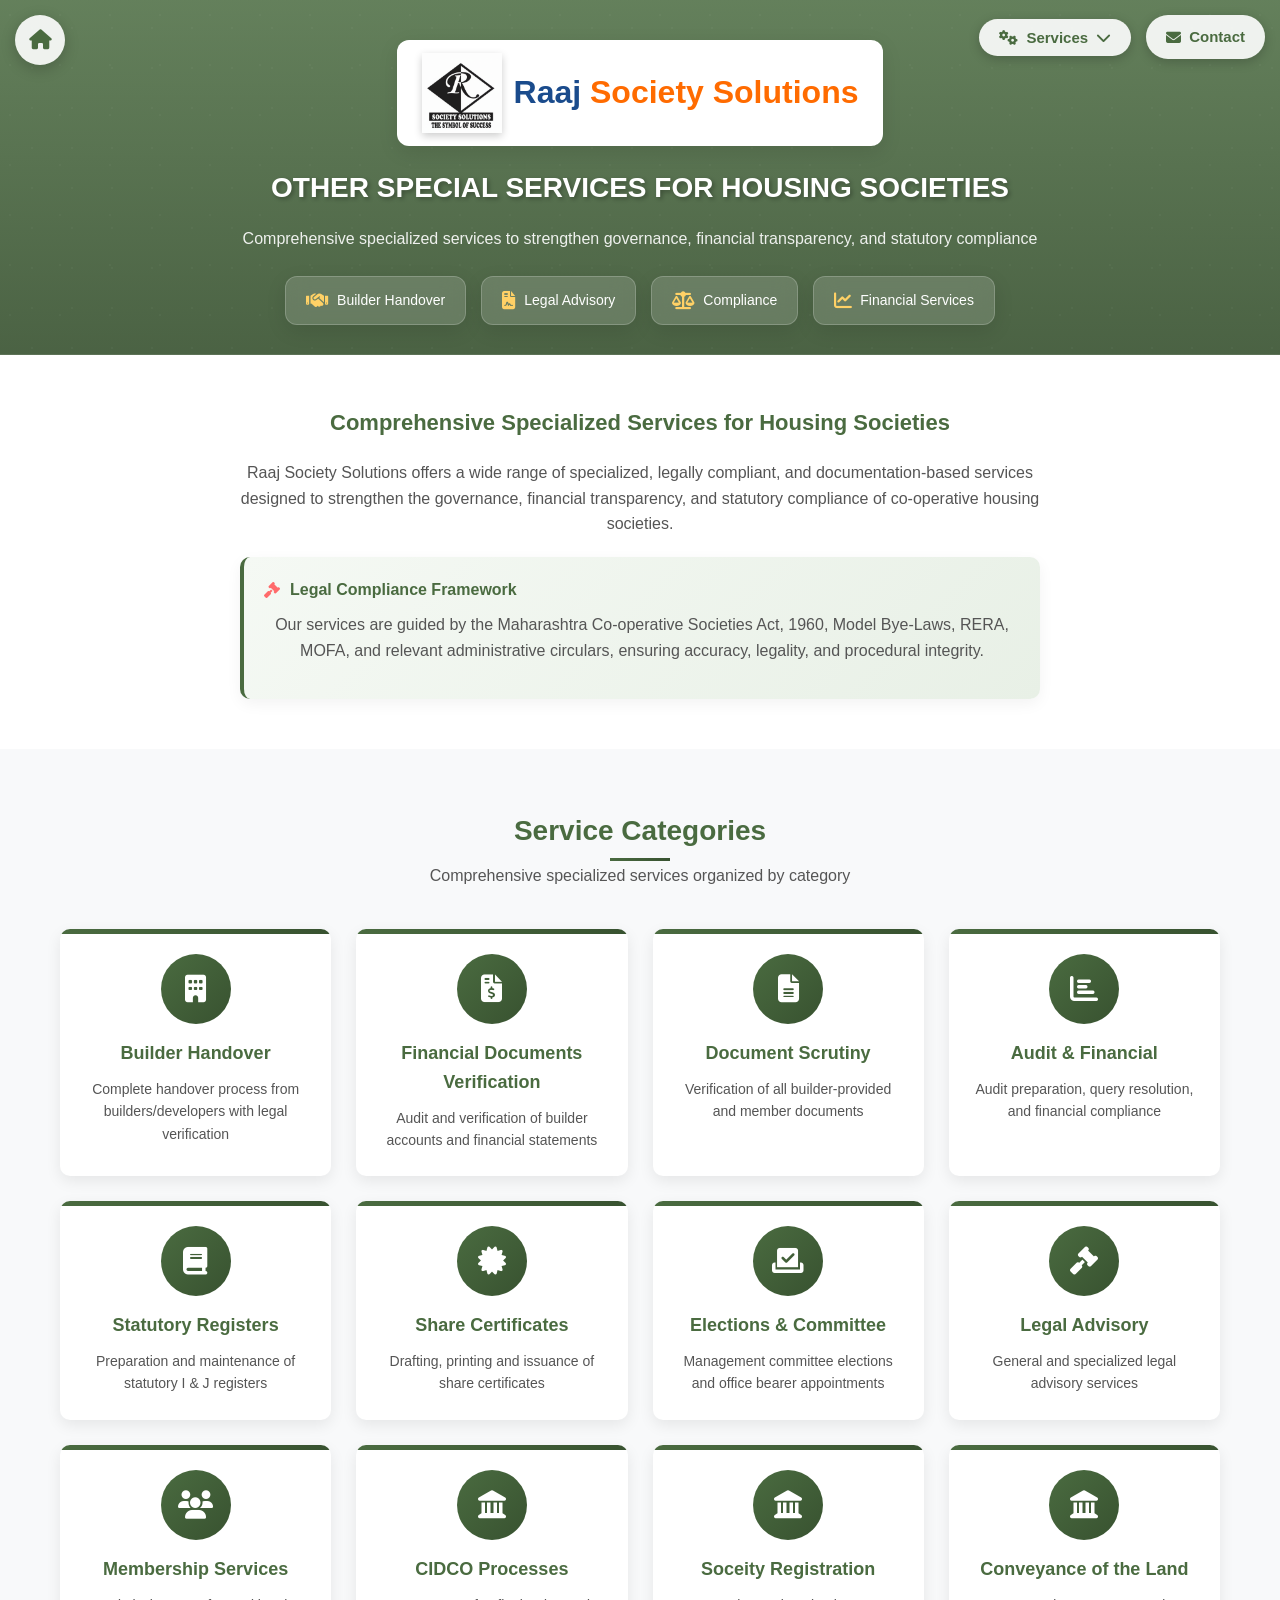
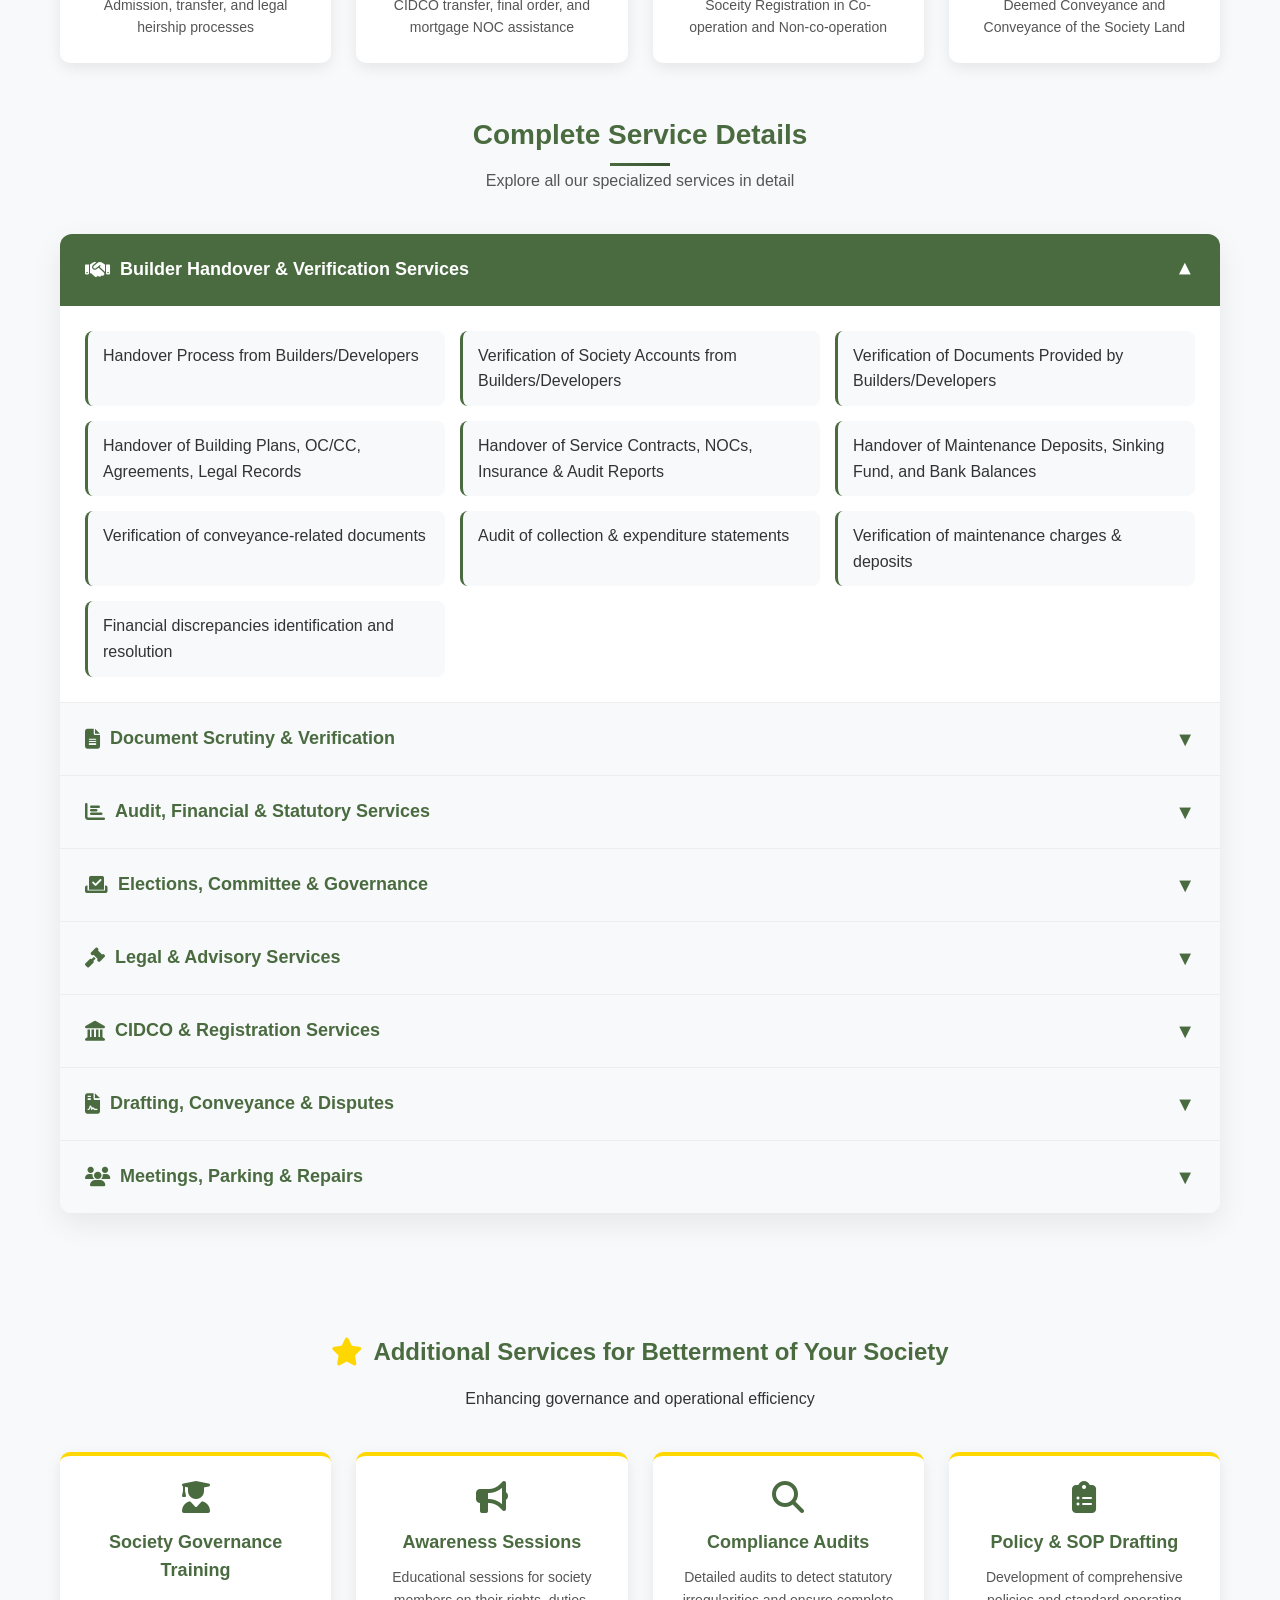
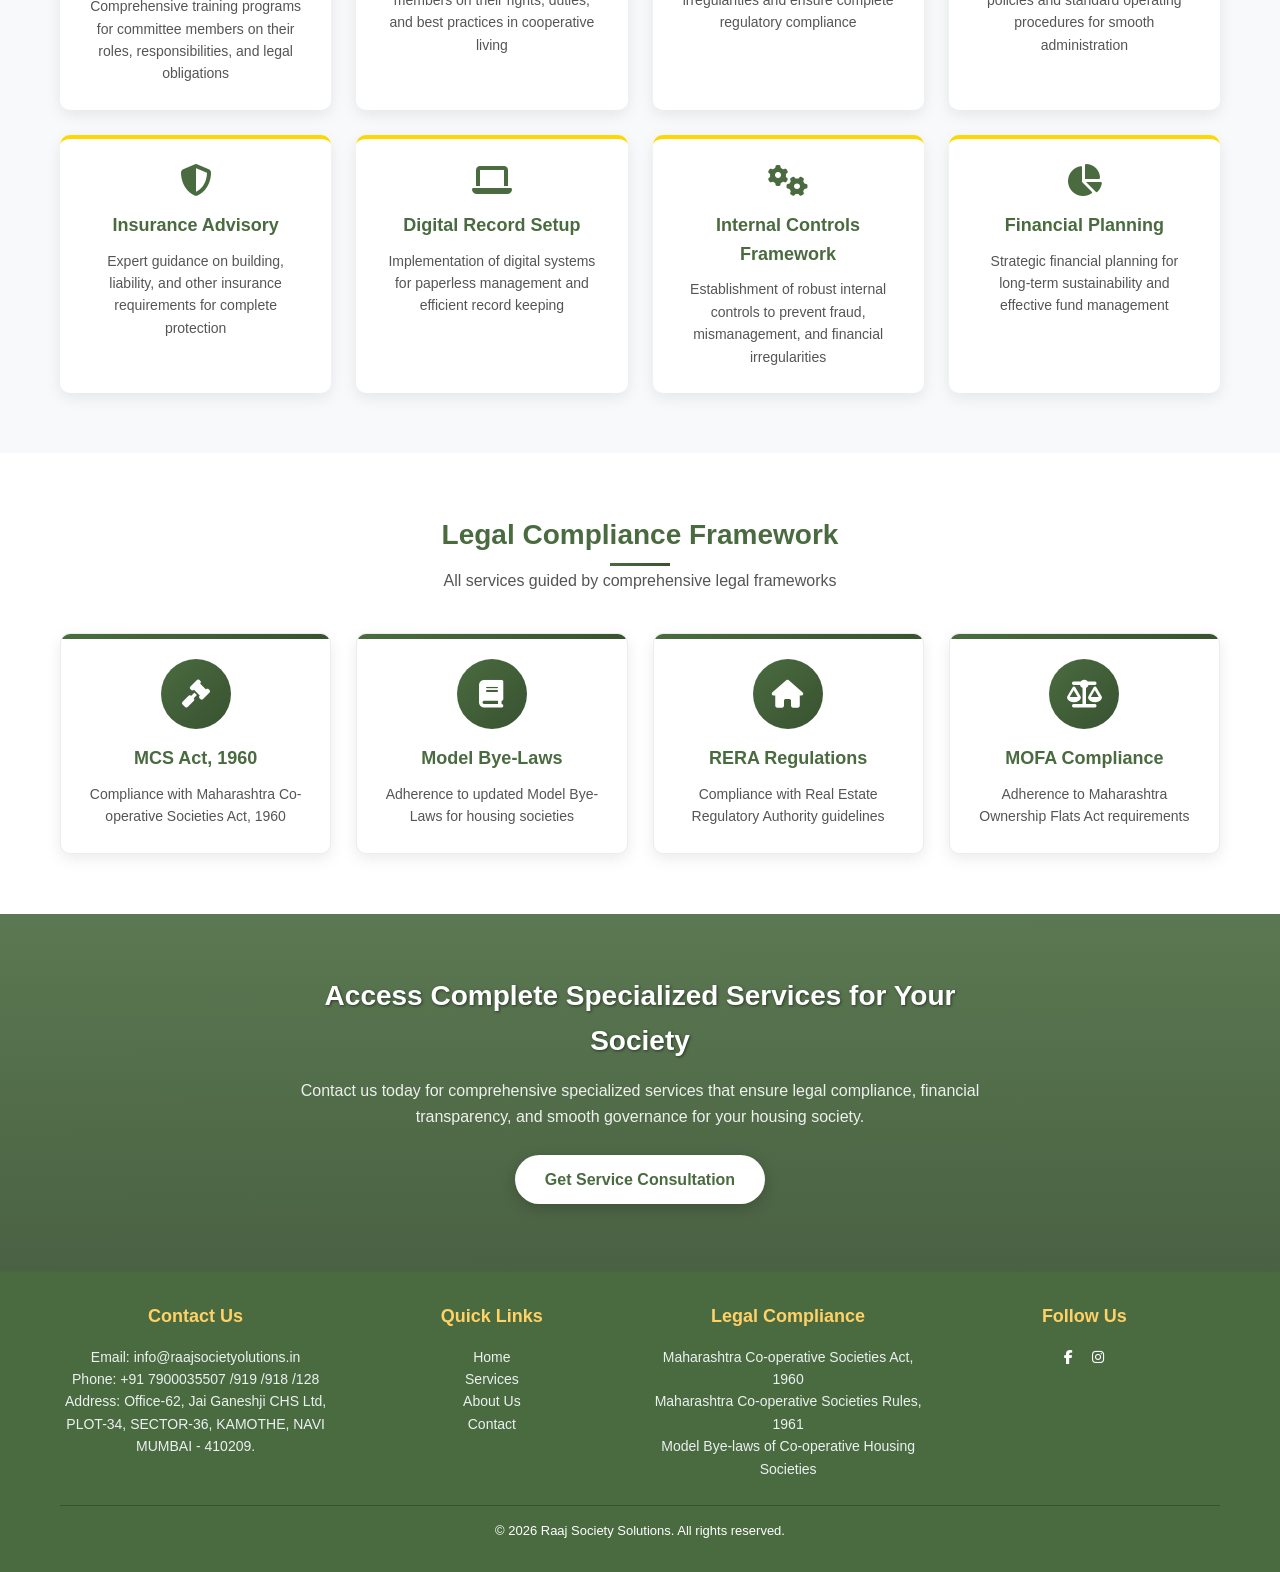
<file: other-services.html>
<!DOCTYPE html>
<html lang="en">
<head>
    <meta charset="UTF-8">
    <meta name="viewport" content="width=device-width, initial-scale=1.0">
    <title>Other Special Services | Raaj Society Solutions</title>
    <link rel="stylesheet" href="https://cdnjs.cloudflare.com/ajax/libs/font-awesome/6.4.0/css/all.min.css">
    <style>
        * {
            margin: 0;
            padding: 0;
            box-sizing: border-box;
            font-family: 'Segoe UI', Tahoma, Geneva, Verdana, sans-serif;
        }
        
        body {
            background: linear-gradient(135deg, #f9f9f9 0%, #f0f0f0 100%);
            color: #333;
            overflow-x: hidden;
            line-height: 1.6;
        }
        
        .container {
            max-width: 1200px;
            margin: 0 auto;
            padding: 0 20px;
        }
        
        /* Header Navigation Styles - Added */
        .header-nav {
            position: fixed;
            top: 15px;
            right: 15px;
            z-index: 1000;
            display: flex;
            gap: 15px;
            align-items: center;
        }
        
        /* Services Dropdown */
        .services-dropdown {
            position: relative;
        }
        
        .services-btn {
            background: rgba(255, 255, 255, 0.9);
            color: #4a6b40;
            border: none;
            padding: 10px 20px;
            border-radius: 25px;
            font-weight: 600;
            font-size: 15px;
            cursor: pointer;
            display: flex;
            align-items: center;
            gap: 8px;
            box-shadow: 0 3px 12px rgba(0, 0, 0, 0.2);
            transition: all 0.3s ease;
        }
        
        .services-btn:hover {
            background: white;
            transform: translateY(-2px);
            box-shadow: 0 5px 20px rgba(0, 0, 0, 0.25);
        }
        
        .dropdown-content {
            position: absolute;
            top: 100%;
            right: 0;
            width: 250px;
            background-color: white;
            box-shadow: 0 8px 25px rgba(0,0,0,0.15);
            border-radius: 10px;
            padding: 15px 0;
            z-index: 1001;
            opacity: 0;
            visibility: hidden;
            transform: translateY(10px);
            transition: all 0.3s ease;
            margin-top: 10px;
        }
        
        .services-dropdown:hover .dropdown-content {
            opacity: 1;
            visibility: visible;
            transform: translateY(0);
        }
        
        .dropdown-content:before {
            content: '';
            position: absolute;
            top: -8px;
            right: 25px;
            width: 16px;
            height: 16px;
            background-color: white;
            transform: rotate(45deg);
            box-shadow: -3px -3px 5px rgba(0,0,0,0.04);
        }
        
        .dropdown-item {
            display: flex;
            align-items: center;
            padding: 12px 25px;
            text-decoration: none;
            color: #333;
            transition: all 0.3s ease;
            border-left: 4px solid transparent;
        }
        
        .dropdown-item:hover {
            background-color: rgba(74, 107, 64, 0.1);
            border-left-color: #4a6b40;
            color: #385230;
            padding-left: 30px;
        }
        
        .dropdown-icon {
            width: 30px;
            color: #4a6b40;
            font-size: 1.1rem;
            margin-right: 12px;
        }
        
        .dropdown-item:hover .dropdown-icon {
            color: #385230;
        }
        
        .dropdown-text {
            flex: 1;
            font-weight: 500;
            font-size: 14px;
        }
        
        .dropdown-arrow {
            font-size: 0.8rem;
            color: #7f8c8d;
            transition: all 0.3s ease;
        }
        
        .dropdown-item:hover .dropdown-arrow {
            color: #4a6b40;
            transform: translateX(3px);
        }
        
        /* Contact Button */
        .contact-btn {
            background: rgba(255, 255, 255, 0.9);
            color: #4a6b40;
            text-decoration: none;
            padding: 10px 20px;
            border-radius: 25px;
            font-weight: 600;
            font-size: 15px;
            display: flex;
            align-items: center;
            gap: 8px;
            box-shadow: 0 3px 12px rgba(0, 0, 0, 0.2);
            transition: all 0.3s ease;
        }
        
        .contact-btn:hover {
            background: white;
            transform: translateY(-2px);
            box-shadow: 0 5px 20px rgba(0, 0, 0, 0.25);
        }
        
        /* Header Styles */
        header {
            background: linear-gradient(rgba(74, 107, 64, 0.85), rgba(56, 82, 48, 0.9)), 
                        url('https://images.unsplash.com/photo-1554224155-6726b3ff858f?ixlib=rb-4.0.3&ixid=M3wxMjA3fDB8MHxwaG90by1wYWdlfHx8fGVufDB8fHx8fA%3D%3D&auto=format&fit=crop&w=1770&q=80');
            background-size: cover;
            background-position: center;
            color: white;
            padding: 40px 0 30px;
            text-align: center;
            position: relative;
            overflow: hidden;
        }
        
        .services-header-pattern {
            position: absolute;
            top: 0;
            left: 0;
            width: 100%;
            height: 100%;
            background-image: 
                radial-gradient(circle at 20% 30%, rgba(255,255,255,0.1) 1px, transparent 1px),
                radial-gradient(circle at 80% 70%, rgba(255,255,255,0.1) 1px, transparent 1px);
            background-size: 50px 50px, 40px 40px;
            opacity: 0.3;
        }
        
        .logo-container {
            display: flex;
            align-items: center;
            justify-content: center;
            margin-bottom: 20px;
            position: relative;
            z-index: 2;
        }
        
        .logo {
            display: flex;
            align-items: center;
            gap: 12px;
            background: rgb(255, 255, 255);
            backdrop-filter: blur(10px);
            padding: 12px 24px;
            border-radius: 12px;
            box-shadow: 0 6px 20px rgba(0, 0, 0, 0.1);
            border: 1px solid rgba(255, 255, 255, 0.2);
        }
        
        .logo img {
            width: 80px;
            height: 80px;
            background: white;
            display: flex;
            justify-content: center;
            align-items: center;
            font-weight: bold;
            font-size: 20px;
            color: #4a6b40;
            box-shadow: 0 3px 8px rgba(0, 0, 0, 0.2);
        }
        
        /* .logo-text {
            text-align: left;
        }
        
        .logo-text h1 {
            font-size: 24px;
            margin: 0;
            color: white;
            text-shadow: 1px 1px 3px rgba(0,0,0,0.3);
        } */
        
        .logo-text {
            font-size: 2rem;
            font-weight: 700;
            color: #1a4b8c;
        }
        
        .logo-text span {
            color: #ff6b00;
        }
        .logo-text p {
            font-size: 12px;
            margin: 0;
            color: #ffd166;
            font-style: italic;
        }
        
        .header-content {
            position: relative;
            z-index: 1;
            max-width: 800px;
            margin: 0 auto;
        }
        
        .header-content h2 {
            font-size: 28px;
            margin-bottom: 15px;
            text-shadow: 2px 2px 4px rgba(0,0,0,0.3);
        }
        
        .header-content p {
            font-size: 16px;
            margin-bottom: 25px;
            opacity: 0.9;
        }
        
        .sticker-container {
            display: flex;
            justify-content: center;
            gap: 15px;
            margin-top: 25px;
            flex-wrap: wrap;
        }
        
        .sticker {
            background: rgba(255, 255, 255, 0.15);
            backdrop-filter: blur(10px);
            border-radius: 12px;
            padding: 12px 20px;
            display: flex;
            align-items: center;
            gap: 8px;
            box-shadow: 0 6px 20px rgba(0, 0, 0, 0.1);
            border: 1px solid rgba(255, 255, 255, 0.2);
            animation: float 3s ease-in-out infinite;
            font-size: 14px;
            transition: all 0.3s ease;
        }
        
        .sticker:hover {
            transform: translateY(-5px);
            background: rgba(255, 255, 255, 0.25);
            box-shadow: 0 10px 25px rgba(0, 0, 0, 0.2);
        }
        
        .sticker:nth-child(2) {
            animation-delay: 0.5s;
        }
        
        .sticker:nth-child(3) {
            animation-delay: 1s;
        }
        
        .sticker:nth-child(4) {
            animation-delay: 1.5s;
        }
        
        .sticker i {
            font-size: 18px;
            color: #ffd166;
        }
        
        /* Home Button */
        .home-button {
            position: fixed;
            top: 15px;
            left: 15px;
            z-index: 1000;
            background: rgba(255, 255, 255, 0.9);
            border-radius: 50%;
            width: 50px;
            height: 50px;
            display: flex;
            justify-content: center;
            align-items: center;
            box-shadow: 0 4px 15px rgba(0, 0, 0, 0.2);
            transition: all 0.3s ease;
            cursor: pointer;
        }
        
        .home-button:hover {
            transform: scale(1.1);
            background: white;
            box-shadow: 0 6px 20px rgba(0, 0, 0, 0.25);
        }
        
        .home-button i {
            font-size: 20px;
            color: #4a6b40;
        }
        
        /* Intro Section */
        .intro-section {
            padding: 50px 0;
            background: white;
        }
        
        .intro-content {
            max-width: 800px;
            margin: 0 auto;
            text-align: center;
        }
        
        .intro-content h3 {
            font-size: 22px;
            color: #4a6b40;
            margin-bottom: 20px;
        }
        
        .intro-content p {
            color: #555;
            margin-bottom: 15px;
            font-size: 16px;
        }
        
        .legal-highlight {
            background: linear-gradient(135deg, #f5f9f4 0%, #e8f0e6 100%);
            padding: 20px;
            border-radius: 10px;
            margin-top: 20px;
            border-left: 4px solid #4a6b40;
            box-shadow: 0 5px 15px rgba(0, 0, 0, 0.05);
            transition: all 0.3s ease;
        }
        
        .legal-highlight:hover {
            transform: translateY(-5px);
            box-shadow: 0 10px 25px rgba(0, 0, 0, 0.1);
        }
        
        .legal-highlight h4 {
            color: #4a6b40;
            margin-bottom: 10px;
            display: flex;
            align-items: center;
            gap: 10px;
        }
        
        .legal-highlight h4 i {
            color: #ff6b6b;
        }
        
        /* Services Categories */
        .services-categories {
            padding: 60px 0;
            background: #f8f9fa;
        }
        
        .section-title {
            text-align: center;
            margin-bottom: 40px;
        }
        
        .section-title h2 {
            font-size: 28px;
            color: #4a6b40;
            margin-bottom: 10px;
            position: relative;
            display: inline-block;
        }
        
        .section-title h2:after {
            content: '';
            position: absolute;
            width: 60px;
            height: 3px;
            background: linear-gradient(135deg, #4a6b40, #385230);
            bottom: -8px;
            left: 50%;
            transform: translateX(-50%);
        }
        
        .section-title p {
            font-size: 16px;
            color: #555;
            max-width: 700px;
            margin: 0 auto;
        }
        
        /* Categories Grid */
        .categories-grid {
            display: grid;
            grid-template-columns: repeat(auto-fill, minmax(250px, 1fr));
            gap: 25px;
            margin-bottom: 50px;
        }
        
        .category-card {
            background: white;
            padding: 25px;
            border-radius: 10px;
            text-align: center;
            box-shadow: 0 5px 15px rgba(0, 0, 0, 0.08);
            transition: all 0.4s ease;
            position: relative;
            overflow: hidden;
            cursor: pointer;
        }
        
        .category-card::before {
            content: '';
            position: absolute;
            top: 0;
            left: 0;
            width: 100%;
            height: 5px;
            background: linear-gradient(to right, #4a6b40, #385230);
            transition: all 0.3s ease;
        }
        
        .category-card:hover::before {
            height: 100%;
            opacity: 0.1;
        }
        
        .category-card:hover {
            transform: translateY(-10px) scale(1.03);
            box-shadow: 0 15px 30px rgba(0, 0, 0, 0.15);
        }
        
        .category-icon {
            width: 70px;
            height: 70px;
            background: linear-gradient(135deg, #4a6b40, #385230);
            border-radius: 50%;
            display: flex;
            justify-content: center;
            align-items: center;
            margin: 0 auto 15px;
            transition: all 0.3s ease;
        }
        
        .category-card:hover .category-icon {
            transform: rotateY(180deg) scale(1.1);
            background: linear-gradient(135deg, #ff6b6b, #ff8e8e);
        }
        
        .category-icon i {
            font-size: 28px;
            color: white;
        }
        
        .category-card h3 {
            color: #4a6b40;
            margin-bottom: 10px;
            font-size: 18px;
            transition: all 0.3s ease;
        }
        
        .category-card:hover h3 {
            color: #4a6b40;
        }
        
        .category-card p {
            color: #555;
            font-size: 14px;
            transition: all 0.3s ease;
        }
        
        /* Services Accordion - FIXED VERSION */
        .services-accordion {
            background: white;
            border-radius: 12px;
            overflow: hidden;
            box-shadow: 0 10px 30px rgba(0, 0, 0, 0.08);
        }
        
        .accordion-item {
            border-bottom: 1px solid #eee;
        }
        
        .accordion-item:last-child {
            border-bottom: none;
        }
        
        .accordion-header {
            padding: 20px 25px;
            background: #f8f9fa;
            cursor: pointer;
            display: flex;
            justify-content: space-between;
            align-items: center;
            transition: all 0.3s ease;
        }
        
        .accordion-header:hover {
            background: #f0f5ef;
        }
        
        .accordion-header.active {
            background: #4a6b40;
            color: white;
        }
        
        .accordion-header.active h4 {
            color: white;
        }
        
        .accordion-header h4 {
            font-size: 18px;
            color: #4a6b40;
            display: flex;
            align-items: center;
            gap: 10px;
        }
        
        .accordion-header h4 i {
            font-size: 20px;
        }
        
        .accordion-toggle {
            font-size: 20px;
            transition: transform 0.3s ease;
            color: #4a6b40;
        }
        
        .accordion-header.active .accordion-toggle {
            transform: rotate(180deg);
            color: white;
        }
        
        .accordion-content {
            padding: 0;
            max-height: 0;
            overflow: hidden;
            transition: max-height 0.5s ease, padding 0.3s ease;
            background: white;
        }
        
        .accordion-content.active {
            padding: 25px;
            max-height: 2000px; /* Increased to show all content */
        }
        
        .service-list {
            list-style-type: none;
            display: grid;
            grid-template-columns: repeat(auto-fill, minmax(300px, 1fr));
            gap: 15px;
        }
        
        .service-list li {
            padding: 12px 15px;
            background: #f8f9fa;
            border-radius: 8px;
            border-left: 3px solid #4a6b40;
            transition: all 0.3s ease;
            cursor: pointer;
        }
        
        .service-list li:hover {
            background: #f0f5ef;
            transform: translateX(5px);
            border-left-color: #ff6b6b;
        }
        
        /* Additional Services Section */
        .additional-services {
            padding: 60px 0;
            background: #f8f9fa;
        }
        
        .star-section {
            text-align: center;
            margin-bottom: 40px;
        }
        
        .star-section h3 {
            font-size: 24px;
            color: #4a6b40;
            margin-bottom: 15px;
            display: flex;
            align-items: center;
            justify-content: center;
            gap: 10px;
        }
        
        .star-section h3 i {
            color: #ffd700;
            font-size: 28px;
        }
        
        .additional-grid {
            display: grid;
            grid-template-columns: repeat(auto-fill, minmax(250px, 1fr));
            gap: 25px;
        }
        
        .additional-card {
            background: white;
            padding: 25px;
            border-radius: 10px;
            box-shadow: 0 5px 15px rgba(0, 0, 0, 0.08);
            transition: all 0.3s ease;
            text-align: center;
            border-top: 4px solid #ffd700;
        }
        
        .additional-card:hover {
            transform: translateY(-10px);
            box-shadow: 0 10px 25px rgba(0, 0, 0, 0.15);
        }
        
        .additional-card i {
            font-size: 32px;
            color: #4a6b40;
            margin-bottom: 15px;
        }
        
        .additional-card h4 {
            color: #4a6b40;
            margin-bottom: 10px;
            font-size: 18px;
        }
        
        .additional-card p {
            color: #555;
            font-size: 14px;
        }
        
        /* Compliance Section */
        .compliance-section {
            padding: 60px 0;
            background: white;
        }
        
        .compliance-grid {
            display: grid;
            grid-template-columns: repeat(auto-fill, minmax(250px, 1fr));
            gap: 25px;
        }
        
        .compliance-card {
            background: white;
            padding: 25px;
            border-radius: 10px;
            text-align: center;
            box-shadow: 0 5px 15px rgba(0, 0, 0, 0.08);
            transition: all 0.4s ease;
            position: relative;
            overflow: hidden;
            cursor: pointer;
            border: 1px solid #e8f0e6;
        }
        
        .compliance-card::before {
            content: '';
            position: absolute;
            top: 0;
            left: 0;
            width: 100%;
            height: 5px;
            background: linear-gradient(to right, #4a6b40, #385230);
            transition: all 0.3s ease;
        }
        
        .compliance-card:hover::before {
            height: 100%;
            opacity: 0.1;
        }
        
        .compliance-card:hover {
            transform: translateY(-10px) scale(1.03);
            box-shadow: 0 15px 30px rgba(0, 0, 0, 0.15);
        }
        
        .compliance-icon {
            width: 70px;
            height: 70px;
            background: linear-gradient(135deg, #4a6b40, #385230);
            border-radius: 50%;
            display: flex;
            justify-content: center;
            align-items: center;
            margin: 0 auto 15px;
            transition: all 0.3s ease;
        }
        
        .compliance-card:hover .compliance-icon {
            transform: rotateY(180deg) scale(1.1);
            background: linear-gradient(135deg, #ff6b6b, #ff8e8e);
        }
        
        .compliance-icon i {
            font-size: 28px;
            color: white;
        }
        
        .compliance-card h3 {
            color: #4a6b40;
            margin-bottom: 10px;
            font-size: 18px;
            transition: all 0.3s ease;
        }
        
        .compliance-card:hover h3 {
            color: #4a6b40;
        }
        
        .compliance-card p {
            color: #555;
            font-size: 14px;
            transition: all 0.3s ease;
        }
        
        /* CTA Section */
        .cta-section {
            padding: 60px 0;
            background: linear-gradient(rgba(74, 107, 64, 0.9), rgba(56, 82, 48, 0.9)), 
                        url('https://images.unsplash.com/photo-1554224155-6726b3ff858f?ixlib=rb-4.0.3&auto=format&fit=crop&w=1770&q=80');
            background-size: cover;
            background-position: center;
            color: white;
            text-align: center;
        }
        
        .cta-content {
            max-width: 700px;
            margin: 0 auto;
        }
        
        .cta-content h2 {
            font-size: 28px;
            margin-bottom: 15px;
            text-shadow: 1px 1px 3px rgba(0,0,0,0.5);
        }
        
        .cta-content p {
            font-size: 16px;
            margin-bottom: 25px;
            opacity: 0.9;
        }
        
        .btn-cta {
            display: inline-block;
            background: white;
            color: #4a6b40;
            text-decoration: none;
            padding: 12px 30px;
            border-radius: 30px;
            font-weight: 600;
            font-size: 16px;
            transition: all 0.3s ease;
            box-shadow: 0 4px 15px rgba(0, 0, 0, 0.2);
            position: relative;
            overflow: hidden;
        }
        
        .btn-cta::before {
            content: '';
            position: absolute;
            top: 0;
            left: -100%;
            width: 100%;
            height: 100%;
            background: linear-gradient(90deg, transparent, rgba(255, 255, 255, 0.4), transparent);
            transition: all 0.5s ease;
        }
        
        .btn-cta:hover::before {
            left: 100%;
        }
        
        .btn-cta:hover {
            transform: translateY(-3px);
            box-shadow: 0 8px 25px rgba(0, 0, 0, 0.3);
        }
        
        /* Footer */
        footer {
            background: #4a6b40;
            color: white;
            padding: 30px 0;
            text-align: center;
        }
        
        .footer-content {
            display: flex;
            justify-content: space-between;
            flex-wrap: wrap;
            gap: 25px;
            margin-bottom: 25px;
        }
        
        .footer-section {
            flex: 1;
            min-width: 200px;
        }
        
        .footer-section h3 {
            font-size: 18px;
            margin-bottom: 15px;
            color: #ffd166;
        }
        
        .footer-section p, .footer-section a {
            color: #ecf0f1;
            line-height: 1.6;
            font-size: 14px;
        }
        
        .footer-section a {
            text-decoration: none;
            transition: all 0.3s ease;
            position: relative;
        }
        
        .footer-section a::after {
            content: '';
            position: absolute;
            bottom: -2px;
            left: 0;
            width: 0;
            height: 1px;
            background: #ffd166;
            transition: width 0.3s ease;
        }
        
        .footer-section a:hover::after {
            width: 100%;
        }
        
        .footer-section a:hover {
            color: #ffd166;
        }
        
        .footer-bottom {
            border-top: 1px solid #385230;
            padding-top: 15px;
            font-size: 13px;
        }
        
        /* Animations */
        @keyframes fadeIn {
            from {
                opacity: 0;
                transform: translateY(10px);
            }
            to {
                opacity: 1;
                transform: translateY(0);
            }
        }
        
        @keyframes float {
            0% {
                transform: translateY(0);
            }
            50% {
                transform: translateY(-8px);
            }
            100% {
                transform: translateY(0);
            }
        }
        
        /* Responsive adjustments */
        @media (max-width: 992px) {
            .header-nav {
                flex-direction: column;
                gap: 10px;
            }
            
            .dropdown-content {
                position: fixed;
                width: 90%;
                right: 5%;
                top: 100px;
            }
        }
        
        @media (max-width: 768px) {
            .header-content h2 {
                font-size: 22px;
            }
            
            .header-content p {
                font-size: 14px;
            }
            
            .sticker {
                padding: 10px 15px;
                font-size: 12px;
            }
            
            .service-list {
                grid-template-columns: 1fr;
            }
            
            .home-button {
                width: 45px;
                height: 45px;
                top: 10px;
                left: 10px;
            }
            
            .home-button i {
                font-size: 18px;
            }
            
            .accordion-content.active {
                max-height: 4000px; /* Even larger for mobile */
            }
            
            .header-nav {
                top: 10px;
                right: 10px;
            }
            
            .logo-container{
                margin-top: 22px;
            }

            .services-btn, .contact-btn {
                padding: 8px 16px;
                font-size: 14px;
            }
        }
        
        @media (max-width: 576px) {
            .header-nav {
                flex-direction: row;
                flex-wrap: wrap;
                justify-content: flex-end;
            }
            
            .dropdown-content {
                position: fixed;
                width: 90%;
                right: 5%;
                top: 120px;
            }
        }
    </style>
</head>
<body>
    <!-- Home Button -->
    <div class="home-button" onclick="goToHome()">
        <i class="fas fa-home"></i>
    </div>
    
    <!-- Header Navigation - Added -->
    <div class="header-nav">
        <!-- Services Dropdown -->
        <div class="services-dropdown">
            <button class="services-btn">
                <i class="fas fa-cogs"></i> Services <i class="fas fa-chevron-down"></i>
            </button>
            <div class="dropdown-content">
                <a href="accounts-services.html" class="dropdown-item">
                    <i class="fas fa-file-invoice-dollar dropdown-icon"></i>
                    <span class="dropdown-text">Accounts Services</span>
                    <i class="fas fa-chevron-right dropdown-arrow"></i>
                </a>
                <a href="audit-services.html" class="dropdown-item">
                    <i class="fas fa-search-dollar dropdown-icon"></i>
                    <span class="dropdown-text">Audit Services</span>
                    <i class="fas fa-chevron-right dropdown-arrow"></i>
                </a>
                <a href="statutory-services.html" class="dropdown-item">
                    <i class="fas fa-balance-scale dropdown-icon"></i>
                    <span class="dropdown-text">Statutory Services</span>
                    <i class="fas fa-chevron-right dropdown-arrow"></i>
                </a>
                <a href="educational-services.html" class="dropdown-item">
                    <i class="fas fa-chalkboard-teacher dropdown-icon"></i>
                    <span class="dropdown-text">Awareness & Training Services</span>
                    <i class="fas fa-chevron-right dropdown-arrow"></i>
                </a>
                <a href="insurance-services.html" class="dropdown-item">
                    <i class="fas fa-shield-alt dropdown-icon"></i>
                    <span class="dropdown-text">Insurance Services</span>
                    <i class="fas fa-chevron-right dropdown-arrow"></i>
                </a>
                <a href="legal-consultancy.html" class="dropdown-item">
                    <i class="fas fa-gavel dropdown-icon"></i>
                    <span class="dropdown-text">Legal Consultancy</span>
                    <i class="fas fa-chevron-right dropdown-arrow"></i>
                </a>
                <a href="taxation-consultancy.html" class="dropdown-item">
                    <i class="fas fa-calculator dropdown-icon"></i>
                    <span class="dropdown-text">Taxation Consultancy</span>
                    <i class="fas fa-chevron-right dropdown-arrow"></i>
                </a>
                <a href="election-services.html" class="dropdown-item">
                    <i class="fas fa-tasks dropdown-icon"></i>
                    <span class="dropdown-text">Election Services</span>
                    <i class="fas fa-chevron-right dropdown-arrow"></i>
                </a>
            </div>
        </div>
        
        <!-- Contact Button -->
        <a href="contact.html" class="contact-btn">
            <i class="fas fa-envelope"></i> Contact
        </a>
    </div>
    
    <header>
        <div class="services-header-pattern"></div>
        <div class="container">
            <div class="logo-container">
                <div class="logo">
                    <img src="img/R LOGO.png" alt="">
                    <div class="logo-text">
                        <div class="logo-text">Raaj <span>Society Solutions</span></div>
                        <!-- <p>SPECIALIZED SOCIETY SERVICES</p> -->
                    </div>
                </div>
            </div>
            
            <div class="header-content">
                <h2>OTHER SPECIAL SERVICES FOR HOUSING SOCIETIES</h2>
                <p>Comprehensive specialized services to strengthen governance, financial transparency, and statutory compliance</p>
                
                <div class="sticker-container">
                    <div class="sticker">
                        <i class="fas fa-handshake"></i>
                        <span>Builder Handover</span>
                    </div>
                    <div class="sticker">
                        <i class="fas fa-file-contract"></i>
                        <span>Legal Advisory</span>
                    </div>
                    <div class="sticker">
                        <i class="fas fa-balance-scale"></i>
                        <span>Compliance</span>
                    </div>
                    <div class="sticker">
                        <i class="fas fa-chart-line"></i>
                        <span>Financial Services</span>
                    </div>
                </div>
            </div>
        </div>
    </header>
    
    <section class="intro-section">
        <div class="container">
            <div class="intro-content">
                <h3>Comprehensive Specialized Services for Housing Societies</h3>
                <p>Raaj Society Solutions offers a wide range of specialized, legally compliant, and documentation-based services designed to strengthen the governance, financial transparency, and statutory compliance of co-operative housing societies.</p>
                
                <div class="legal-highlight">
                    <h4><i class="fas fa-gavel"></i> Legal Compliance Framework</h4>
                    <p>Our services are guided by the Maharashtra Co-operative Societies Act, 1960, Model Bye-Laws, RERA, MOFA, and relevant administrative circulars, ensuring accuracy, legality, and procedural integrity.</p>
                </div>
            </div>
        </div>
    </section>
    
    <section class="services-categories">
        <div class="container">
            <div class="section-title">
                <h2>Service Categories</h2>
                <p>Comprehensive specialized services organized by category</p>
            </div>
            
            <div class="categories-grid">
                <div class="category-card">
                    <div class="category-icon">
                        <i class="fas fa-building"></i>
                    </div>
                    <h3>Builder Handover</h3>
                    <p>Complete handover process from builders/developers with legal verification</p>
                </div>
                
                <div class="category-card">
                    <div class="category-icon">
                        <i class="fas fa-file-invoice-dollar"></i>
                    </div>
                    <h3>Financial Documents Verification</h3>
                    <p>Audit and verification of builder accounts and financial statements</p>
                </div>
                
                <div class="category-card">
                    <div class="category-icon">
                        <i class="fas fa-file-alt"></i>
                    </div>
                    <h3>Document Scrutiny</h3>
                    <p>Verification of all builder-provided and member documents</p>
                </div>
                
                <div class="category-card">
                    <div class="category-icon">
                        <i class="fas fa-chart-bar"></i>
                    </div>
                    <h3>Audit & Financial</h3>
                    <p>Audit preparation, query resolution, and financial compliance</p>
                </div>
                
                <div class="category-card">
                    <div class="category-icon">
                        <i class="fas fa-book"></i>
                    </div>
                    <h3>Statutory Registers</h3>
                    <p>Preparation and maintenance of statutory I & J registers</p>
                </div>
                
                <div class="category-card">
                    <div class="category-icon">
                        <i class="fas fa-certificate"></i>
                    </div>
                    <h3>Share Certificates</h3>
                    <p>Drafting, printing and issuance of share certificates</p>
                </div>
                
                <div class="category-card">
                    <div class="category-icon">
                        <i class="fas fa-vote-yea"></i>
                    </div>
                    <h3>Elections & Committee</h3>
                    <p>Management committee elections and office bearer appointments</p>
                </div>
                
                <div class="category-card">
                    <div class="category-icon">
                        <i class="fas fa-gavel"></i>
                    </div>
                    <h3>Legal Advisory</h3>
                    <p>General and specialized legal advisory services</p>
                </div>
                
                <div class="category-card">
                    <div class="category-icon">
                        <i class="fas fa-users"></i>
                    </div>
                    <h3>Membership Services</h3>
                    <p>Admission, transfer, and legal heirship processes</p>
                </div>
                
                <div class="category-card">
                    <div class="category-icon">
                        <i class="fas fa-landmark"></i>
                    </div>
                    <h3>CIDCO Processes</h3>
                    <p>CIDCO transfer, final order, and mortgage NOC assistance</p>
                </div>
				 <div class="category-card">
                    <div class="category-icon">
                        <i class="fas fa-landmark"></i>
                    </div>
                    <h3>Soceity Registration</h3>
                    <p>Soceity Registration in Co-operation and Non-co-operation</p>
                </div>
				 <div class="category-card">
                    <div class="category-icon">
                        <i class="fas fa-landmark"></i>
                    </div>
                    <h3>Conveyance of the Land</h3>
                    <p>Deemed Conveyance and Conveyance of the Society Land</p>
                </div>
            </div>
            
            <div class="section-title">
                <h2>Complete Service Details</h2>
                <p>Explore all our specialized services in detail</p>
            </div>
            
            <div class="services-accordion">
                <!-- Accordion Item 1 -->
                <div class="accordion-item">
                    <div class="accordion-header" onclick="toggleAccordion(this)">
                        <h4><i class="fas fa-handshake"></i> Builder Handover & Verification Services</h4>
                        <span class="accordion-toggle">▼</span>
                    </div>
                    <div class="accordion-content">
                        <ul class="service-list">
                            <li>Handover Process from Builders/Developers</li>
                            <li>Verification of Society Accounts from Builders/Developers</li>
                            <li>Verification of Documents Provided by Builders/Developers</li>
                            <li>Handover of Building Plans, OC/CC, Agreements, Legal Records</li>
                            <li>Handover of Service Contracts, NOCs, Insurance & Audit Reports</li>
                            <li>Handover of Maintenance Deposits, Sinking Fund, and Bank Balances</li>
                            <li>Verification of conveyance-related documents</li>
                            <li>Audit of collection & expenditure statements</li>
                            <li>Verification of maintenance charges & deposits</li>
                            <li>Financial discrepancies identification and resolution</li>
                        </ul>
                    </div>
                </div>
                
                <!-- Accordion Item 2 -->
                <div class="accordion-item">
                    <div class="accordion-header" onclick="toggleAccordion(this)">
                        <h4><i class="fas fa-file-alt"></i> Document Scrutiny & Verification</h4>
                        <span class="accordion-toggle">▼</span>
                    </div>
                    <div class="accordion-content">
                        <ul class="service-list">
                            <li>Scrutiny of Member Documents</li>
                            <li>Verification of Title Certificates</li>
                            <li>Verification of Approved Plans</li>
                            <li>Verification of Commencement Certificates / Occupancy Certificates</li>
                            <li>Verification of Property Tax Documents</li>
                            <li>Verification of Completion Certificates</li>
                            <li>Handover Registers examination</li>
                            <li>Application forms verification</li>
                            <li>Agreements for sale scrutiny</li>
                            <li>KYC compliance verification</li>
                            <li>Share transfer documents verification</li>
                            <li>Nomination forms scrutiny</li>
                        </ul>
                    </div>
                </div>
                
                <!-- Accordion Item 3 -->
                <div class="accordion-item">
                    <div class="accordion-header" onclick="toggleAccordion(this)">
                        <h4><i class="fas fa-chart-bar"></i> Audit, Financial & Statutory Services</h4>
                        <span class="accordion-toggle">▼</span>
                    </div>
                    <div class="accordion-content">
                        <ul class="service-list">
                            <li>Audit & Financial Legalities assistance</li>
                            <li>Audit preparation support</li>
                            <li>Query resolutions assistance</li>
                            <li>Rectification compliance support</li>
                            <li>Auditor coordination services</li>
                            <li>Preparation of Statutory Books ("I" & "J" Registers)</li>
                            <li>I-Form Register (Share Capital) maintenance</li>
                            <li>J-Form Register (Membership Records) maintenance</li>
                            <li>Drafting, Printing & Issuance of Share Certificates</li>
                            <li>Verification of entitlement for share certificates</li>
                            <li>Printing as per legal format</li>
                            <li>Issuance with proper sealing and signatures</li>
                        </ul>
                    </div>
                </div>
                
                <!-- Accordion Item 4 -->
                <div class="accordion-item">
                    <div class="accordion-header" onclick="toggleAccordion(this)">
                        <h4><i class="fas fa-vote-yea"></i> Elections, Committee & Governance</h4>
                        <span class="accordion-toggle">▼</span>
                    </div>
                    <div class="accordion-content">
                        <ul class="service-list">
                            <li>Conducting Management Committee Elections</li>
                            <li>Voter list preparation</li>
                            <li>Nomination process management</li>
                            <li>Ballot & counting support</li>
                            <li>Compliance with statutory procedures</li>
                            <li>Co-opting Management Committee Members</li>
                            <li>Guidance for filling casual vacancies and reserved seats</li>
                            <li>Appointment of Office Bearers</li>
                            <li>First Committee Meeting assistance</li>
                            <li>Election of Chairman/Secretary/Treasurer</li>
                            <li>Drafting resolutions & minutes</li>
                        </ul>
                    </div>
                </div>
                
                <!-- Accordion Item 5 -->
                <div class="accordion-item">
                    <div class="accordion-header" onclick="toggleAccordion(this)">
                        <h4><i class="fas fa-gavel"></i> Legal & Advisory Services</h4>
                        <span class="accordion-toggle">▼</span>
                    </div>
                    <div class="accordion-content">
                        <ul class="service-list">
                            <li>Legal Advisory Services</li>
                            <li>Bye-law interpretations</li>
                            <li>Dispute advisory</li>
                            <li>Legal notices drafting</li>
                            <li>Registrar submissions</li>
                            <li>Admission of Membership handling</li>
                            <li>Eligibility verification for membership</li>
                            <li>KYC & documentation for membership</li>
                            <li>Resolutions and Register updates</li>
                            <li>Transfer of Membership management</li>
                            <li>Sale transfer processes</li>
                            <li>Nominee transfer handling</li>
                            <li>Transmission & legal heirship processes</li>
                            <li>Legal Heirship / Succession Certificate Assistance</li>
                            <li>Document preparation for legal heirship</li>
                            <li>Legal heirship procedures guidance</li>
                            <li>Succession compliance support</li>
                        </ul>
                    </div>
                </div>
                
                <!-- Accordion Item 6 -->
                <div class="accordion-item">
                    <div class="accordion-header" onclick="toggleAccordion(this)">
                        <h4><i class="fas fa-landmark"></i> CIDCO & Registration Services</h4>
                        <span class="accordion-toggle">▼</span>
                    </div>
                    <div class="accordion-content">
                        <ul class="service-list">
                            <li>CIDCO Transfer Process handling</li>
                            <li>Transfer applications management</li>
                            <li>Verification of documents for CIDCO</li>
                            <li>Compliance with CIDCO norms</li>
                            <li>CIDCO Final Order assistance</li>
                            <li>Assistance in obtaining Final Order for lawful transfer</li>
                            <li>CIDCO Mortgage NOC support</li>
                            <li>Documentation and submission for Mortgage NOC</li>
                            <li>Registration & Compliance support</li>
                            <li>Registration of society / amendments</li>
                            <li>Annual returns filing</li>
                            <li>Filing with Registrar</li>
                            <li>Statutory compliance registers maintenance</li>
                        </ul>
                    </div>
                </div>
                
                <!-- Accordion Item 7 -->
                <div class="accordion-item">
                    <div class="accordion-header" onclick="toggleAccordion(this)">
                        <h4><i class="fas fa-file-contract"></i> Drafting, Conveyance & Disputes</h4>
                        <span class="accordion-toggle">▼</span>
                    </div>
                    <div class="accordion-content">
                        <ul class="service-list">
                            <li>Drafting & Vetting Legal Documents</li>
                            <li>Agreements drafting and vetting</li>
                            <li>Indemnities preparation</li>
                            <li>Declarations drafting</li>
                            <li>Notices preparation</li>
                            <li>Resolutions drafting</li>
                            <li>Affidavits preparation</li>
                            <li>Conveyance & Redevelopment Legal Assistance</li>
                            <li>Complete legal support for conveyance</li>
                            <li>Drafting applications, resolutions, and legal submissions</li>
                            <li>Redevelopment tendering & agreements</li>
                            <li>Coordination with legal & government authorities</li>
                            <li>Handling Disputes & Litigation</li>
                            <li>Assistance in maintenance charge disputes</li>
                            <li>Parking dispute resolution</li>
                            <li>Membership dispute handling</li>
                            <li>Election disputes resolution</li>
                            <li>Builder disputes handling</li>
                            <li>Recovery matters (including 154B-29 proceedings) assistance</li>
                        </ul>
                    </div>
                </div>
                
                <!-- Accordion Item 8 -->
                <div class="accordion-item">
                    <div class="accordion-header" onclick="toggleAccordion(this)">
                        <h4><i class="fas fa-users"></i> Meetings, Parking & Repairs</h4>
                        <span class="accordion-toggle">▼</span>
                    </div>
                    <div class="accordion-content">
                        <ul class="service-list">
                            <li>AGM/SGM Legal Support</li>
                            <li>End-to-end assistance for general meetings</li>
                            <li>Notice drafting for meetings</li>
                            <li>Agenda preparation</li>
                            <li>Minutes drafting</li>
                            <li>Legal guidance under Sec. 75 and Bye-Laws 93–101</li>
                            <li>Legal Support for Parking & Allotment Issues</li>
                            <li>Support for parking disputes as per Bye-Laws 78–84</li>
                            <li>Allocation procedures guidance</li>
                            <li>Parking policy drafting</li>
                            <li>Dispute resolution for parking issues</li>
                            <li>Major Repairs & Tendering Process</li>
                            <li>Legal and procedural support for structural repairs</li>
                            <li>Tender drafting for repairs</li>
                            <li>Vendor appointment assistance</li>
                            <li>Contract vetting for repair works</li>
                            <li>Miscellaneous Legal Services</li>
                            <li>All other advisory and documentation support</li>
                            <li>Monthly Billing Calculation</li>
                            <li>Assistance in monthly maintenance billing as per Bye-Law 69</li>
                            <li>Service charge breakup preparation</li>
                            <li>Individual billing assistance</li>
                            <li>Dues register updates</li>
                        </ul>
                    </div>
                </div>
            </div>
        </div>
    </section>
    
    <section class="additional-services">
        <div class="container">
            <div class="star-section">
                <h3><i class="fas fa-star"></i> Additional Services for Betterment of Your Society</h3>
                <p>Enhancing governance and operational efficiency</p>
            </div>
            
            <div class="additional-grid">
                <div class="additional-card">
                    <i class="fas fa-user-graduate"></i>
                    <h4>Society Governance Training</h4>
                    <p>Comprehensive training programs for committee members on their roles, responsibilities, and legal obligations</p>
                </div>
                
                <div class="additional-card">
                    <i class="fas fa-bullhorn"></i>
                    <h4>Awareness Sessions</h4>
                    <p>Educational sessions for society members on their rights, duties, and best practices in cooperative living</p>
                </div>
                
                <div class="additional-card">
                    <i class="fas fa-search"></i>
                    <h4>Compliance Audits</h4>
                    <p>Detailed audits to detect statutory irregularities and ensure complete regulatory compliance</p>
                </div>
                
                <div class="additional-card">
                    <i class="fas fa-clipboard-list"></i>
                    <h4>Policy & SOP Drafting</h4>
                    <p>Development of comprehensive policies and standard operating procedures for smooth administration</p>
                </div>
                
                <div class="additional-card">
                    <i class="fas fa-shield-alt"></i>
                    <h4>Insurance Advisory</h4>
                    <p>Expert guidance on building, liability, and other insurance requirements for complete protection</p>
                </div>
                
                <div class="additional-card">
                    <i class="fas fa-laptop"></i>
                    <h4>Digital Record Setup</h4>
                    <p>Implementation of digital systems for paperless management and efficient record keeping</p>
                </div>
                
                <div class="additional-card">
                    <i class="fas fa-cogs"></i>
                    <h4>Internal Controls Framework</h4>
                    <p>Establishment of robust internal controls to prevent fraud, mismanagement, and financial irregularities</p>
                </div>
                
                <div class="additional-card">
                    <i class="fas fa-chart-pie"></i>
                    <h4>Financial Planning</h4>
                    <p>Strategic financial planning for long-term sustainability and effective fund management</p>
                </div>
            </div>
        </div>
    </section>
    
    <section class="compliance-section">
        <div class="container">
            <div class="section-title">
                <h2>Legal Compliance Framework</h2>
                <p>All services guided by comprehensive legal frameworks</p>
            </div>
            
            <div class="compliance-grid">
                <div class="compliance-card">
                    <div class="compliance-icon">
                        <i class="fas fa-gavel"></i>
                    </div>
                    <h3>MCS Act, 1960</h3>
                    <p>Compliance with Maharashtra Co-operative Societies Act, 1960</p>
                </div>
                
                <div class="compliance-card">
                    <div class="compliance-icon">
                        <i class="fas fa-book"></i>
                    </div>
                    <h3>Model Bye-Laws</h3>
                    <p>Adherence to updated Model Bye-Laws for housing societies</p>
                </div>
                
                <div class="compliance-card">
                    <div class="compliance-icon">
                        <i class="fas fa-home"></i>
                    </div>
                    <h3>RERA Regulations</h3>
                    <p>Compliance with Real Estate Regulatory Authority guidelines</p>
                </div>
                
                <div class="compliance-card">
                    <div class="compliance-icon">
                        <i class="fas fa-balance-scale"></i>
                    </div>
                    <h3>MOFA Compliance</h3>
                    <p>Adherence to Maharashtra Ownership Flats Act requirements</p>
                </div>
            </div>
        </div>
    </section>
    
    <section class="cta-section">
        <div class="container">
            <div class="cta-content">
                <h2>Access Complete Specialized Services for Your Society</h2>
                <p>Contact us today for comprehensive specialized services that ensure legal compliance, financial transparency, and smooth governance for your housing society.</p>
                <a href="contact.html" class="btn-cta">Get Service Consultation</a>
            </div>
        </div>
    </section>
    
    <footer>
        <div class="container">
            <div class="footer-content">
                <div class="footer-section">
                    <h3>Contact Us</h3>
                    <p>Email: info@raajsocietyolutions.in</p>
                    <p>Phone: +91 7900035507 /919 /918 /128</p>
                    <p>Address: Office-62, Jai Ganeshji CHS Ltd, PLOT-34, SECTOR-36, KAMOTHE, NAVI MUMBAI - 410209.</p>
                </div>
                <div class="footer-section">
                    <h3>Quick Links</h3>
                    <p><a href="index.html">Home</a></p>
                    <p><a href="services.html">Services</a></p>
                    <p><a href="about-us.html">About Us</a></p>
                    <p><a href="contact.html">Contact</a></p>
                </div>
                <div class="footer-section">
                    <h3>Legal Compliance</h3>
                    <p>Maharashtra Co-operative Societies Act, 1960</p>
                    <p>Maharashtra Co-operative Societies Rules, 1961</p>
                    <p>Model Bye-laws of Co-operative Housing Societies</p>
                </div>
                 <div class="footer-section">
                    <h3>Follow Us</h3>
                    <p>
                        <a href="https://www.facebook.com/raajsocietysolutions/" style="color: white; margin-right: 15px;"><i class="fab fa-facebook-f"></i></a>
                        <!-- <a href="https://twitter.com/raajsocietysolutions" style="color: white; margin-right: 15px;"><i class="fab fa-twitter"></i></a> -->
                        <!-- <a href="https://www.linkedin.com/in/raaj-society-solutions" style="color: white; margin-right: 15px;"><i class="fab fa-linkedin-in"></i></a> -->
                        <a href="https://www.instagram.com/raaj_society_solutions/" style="color: white;"><i class="fab fa-instagram"></i></a>
                    </p>
                </div>
            </div>
            <div class="footer-bottom">
                <p>&copy; 2026 Raaj Society Solutions. All rights reserved.</p>
            </div>
        </div>
    </footer>
    
    <script>
        // Accordion functionality - FIXED VERSION
        function toggleAccordion(header) {
            const item = header.parentElement;
            const content = item.querySelector('.accordion-content');
            const toggle = header.querySelector('.accordion-toggle');
            
            // Check if currently active
            const isActive = header.classList.contains('active');
            
            // Close all other accordion items
            document.querySelectorAll('.accordion-item').forEach(otherItem => {
                if (otherItem !== item) {
                    const otherHeader = otherItem.querySelector('.accordion-header');
                    const otherContent = otherItem.querySelector('.accordion-content');
                    const otherToggle = otherItem.querySelector('.accordion-toggle');
                    
                    otherHeader.classList.remove('active');
                    otherContent.classList.remove('active');
                    otherToggle.style.transform = 'rotate(0deg)';
                }
            });
            
            // Toggle current item
            if (!isActive) {
                header.classList.add('active');
                content.classList.add('active');
                toggle.style.transform = 'rotate(180deg)';
            } else {
                header.classList.remove('active');
                content.classList.remove('active');
                toggle.style.transform = 'rotate(0deg)';
            }
        }
        
        // Initialize with first accordion open
        document.addEventListener('DOMContentLoaded', function() {
            // Open first accordion by default
            const firstAccordion = document.querySelector('.accordion-header');
            if (firstAccordion) {
                toggleAccordion(firstAccordion);
            }
            
            // Animation for service cards
            const categoryCards = document.querySelectorAll('.category-card');
            categoryCards.forEach(card => {
                card.style.opacity = '0';
                card.style.transform = 'translateY(20px)';
                card.style.transition = 'opacity 0.5s ease, transform 0.5s ease';
            });
            
            // Animation for additional cards
            const additionalCards = document.querySelectorAll('.additional-card');
            additionalCards.forEach(card => {
                card.style.opacity = '0';
                card.style.transform = 'translateY(20px)';
                card.style.transition = 'opacity 0.5s ease, transform 0.5s ease';
            });
            
            // Animation for compliance cards
            const complianceCards = document.querySelectorAll('.compliance-card');
            complianceCards.forEach(card => {
                card.style.opacity = '0';
                card.style.transform = 'translateY(20px)';
                card.style.transition = 'opacity 0.5s ease, transform 0.5s ease';
            });
            
            // Intersection Observer for animations
            const observerOptions = {
                threshold: 0.1,
                rootMargin: '0px 0px -50px 0px'
            };
            
            const observer = new IntersectionObserver(function(entries) {
                entries.forEach(entry => {
                    if (entry.isIntersecting) {
                        entry.target.style.opacity = '1';
                        entry.target.style.transform = 'translateY(0)';
                    }
                });
            }, observerOptions);
            
            // Observe elements for animation
            categoryCards.forEach(card => observer.observe(card));
            additionalCards.forEach(card => observer.observe(card));
            complianceCards.forEach(card => observer.observe(card));
            
            // Mobile dropdown functionality - Added
            const servicesBtn = document.querySelector('.services-btn');
            const dropdownContent = document.querySelector('.dropdown-content');
            
            // For mobile devices, toggle dropdown on click
            if (window.innerWidth <= 992) {
                servicesBtn.addEventListener('click', function(e) {
                    e.preventDefault();
                    e.stopPropagation();
                    
                    // Toggle dropdown visibility
                    if (dropdownContent.style.opacity === '1') {
                        dropdownContent.style.opacity = '0';
                        dropdownContent.style.visibility = 'hidden';
                        dropdownContent.style.transform = 'translateY(10px)';
                    } else {
                        dropdownContent.style.opacity = '1';
                        dropdownContent.style.visibility = 'visible';
                        dropdownContent.style.transform = 'translateY(0)';
                    }
                });
                
                // Close dropdown when clicking elsewhere
                document.addEventListener('click', function(e) {
                    if (!servicesBtn.contains(e.target) && !dropdownContent.contains(e.target)) {
                        dropdownContent.style.opacity = '0';
                        dropdownContent.style.visibility = 'hidden';
                        dropdownContent.style.transform = 'translateY(10px)';
                    }
                });
            }
        });
        
        // Home button functionality
        function goToHome() {
            window.location.href = "index.html";
        }
        
        // Service list item hover effect
        document.querySelectorAll('.service-list li').forEach(item => {
            item.addEventListener('mouseenter', function() {
                this.style.transform = 'translateX(5px)';
            });
            
            item.addEventListener('mouseleave', function() {
                this.style.transform = 'translateX(0)';
            });
        });
        
        // Category card hover effect
        document.querySelectorAll('.category-card').forEach(card => {
            card.addEventListener('mouseenter', function() {
                const icon = this.querySelector('.category-icon i');
                icon.style.transform = 'scale(1.2)';
                icon.style.transition = 'transform 0.3s ease';
            });
            
            card.addEventListener('mouseleave', function() {
                const icon = this.querySelector('.category-icon i');
                icon.style.transform = 'scale(1)';
            });
        });
    </script>
</body>
</html>
</file>
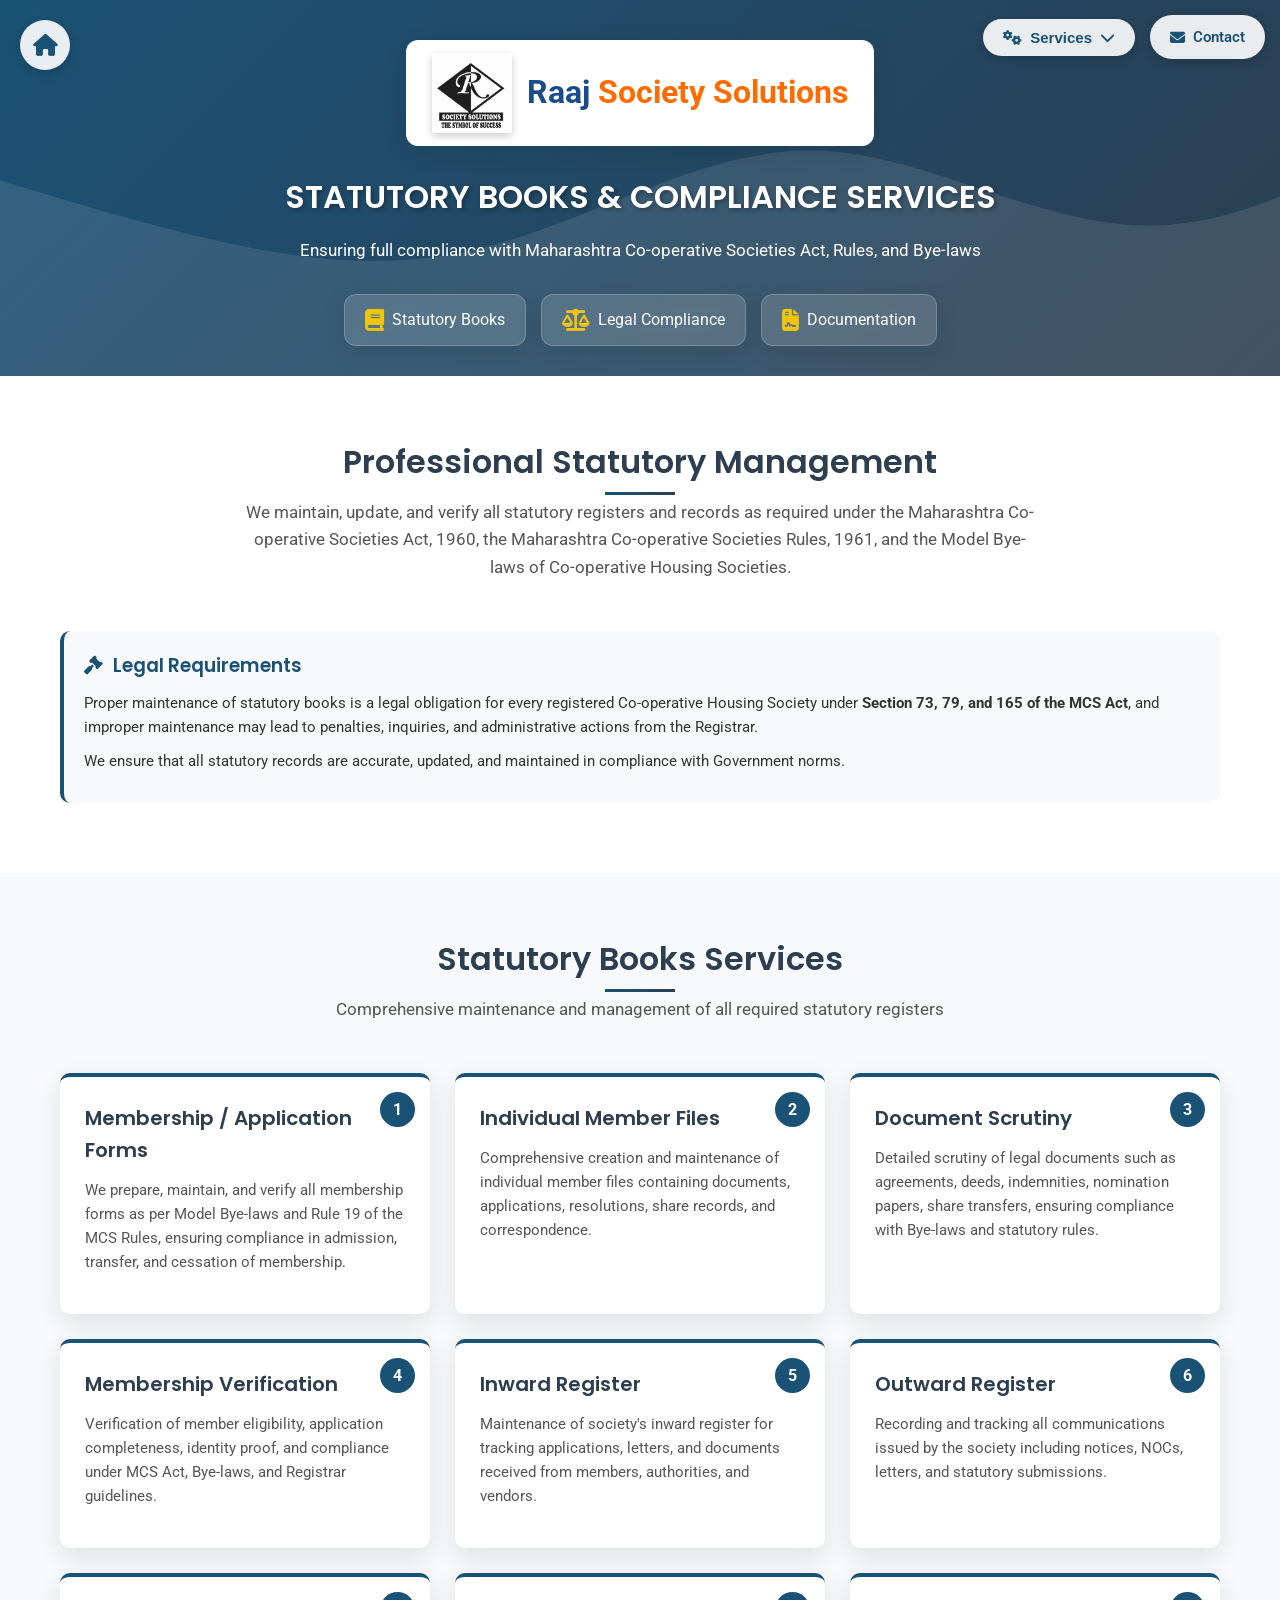
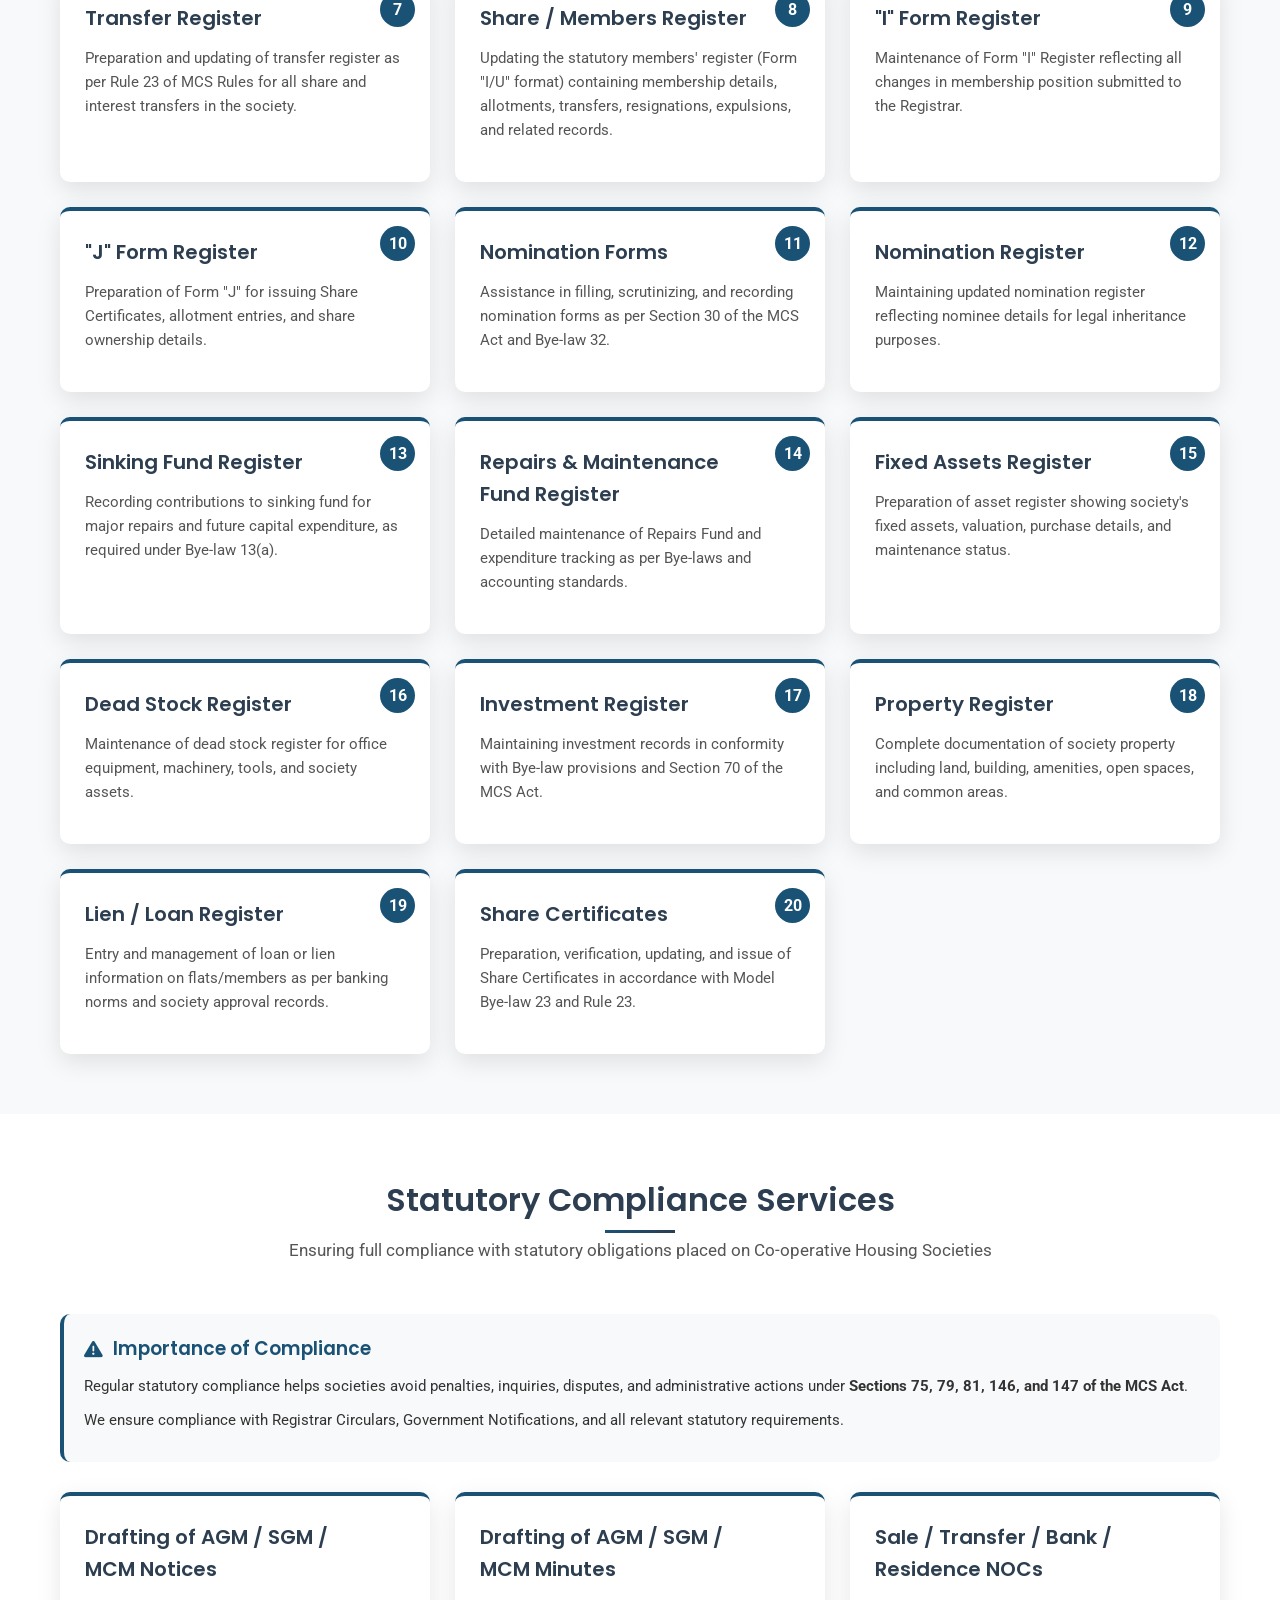
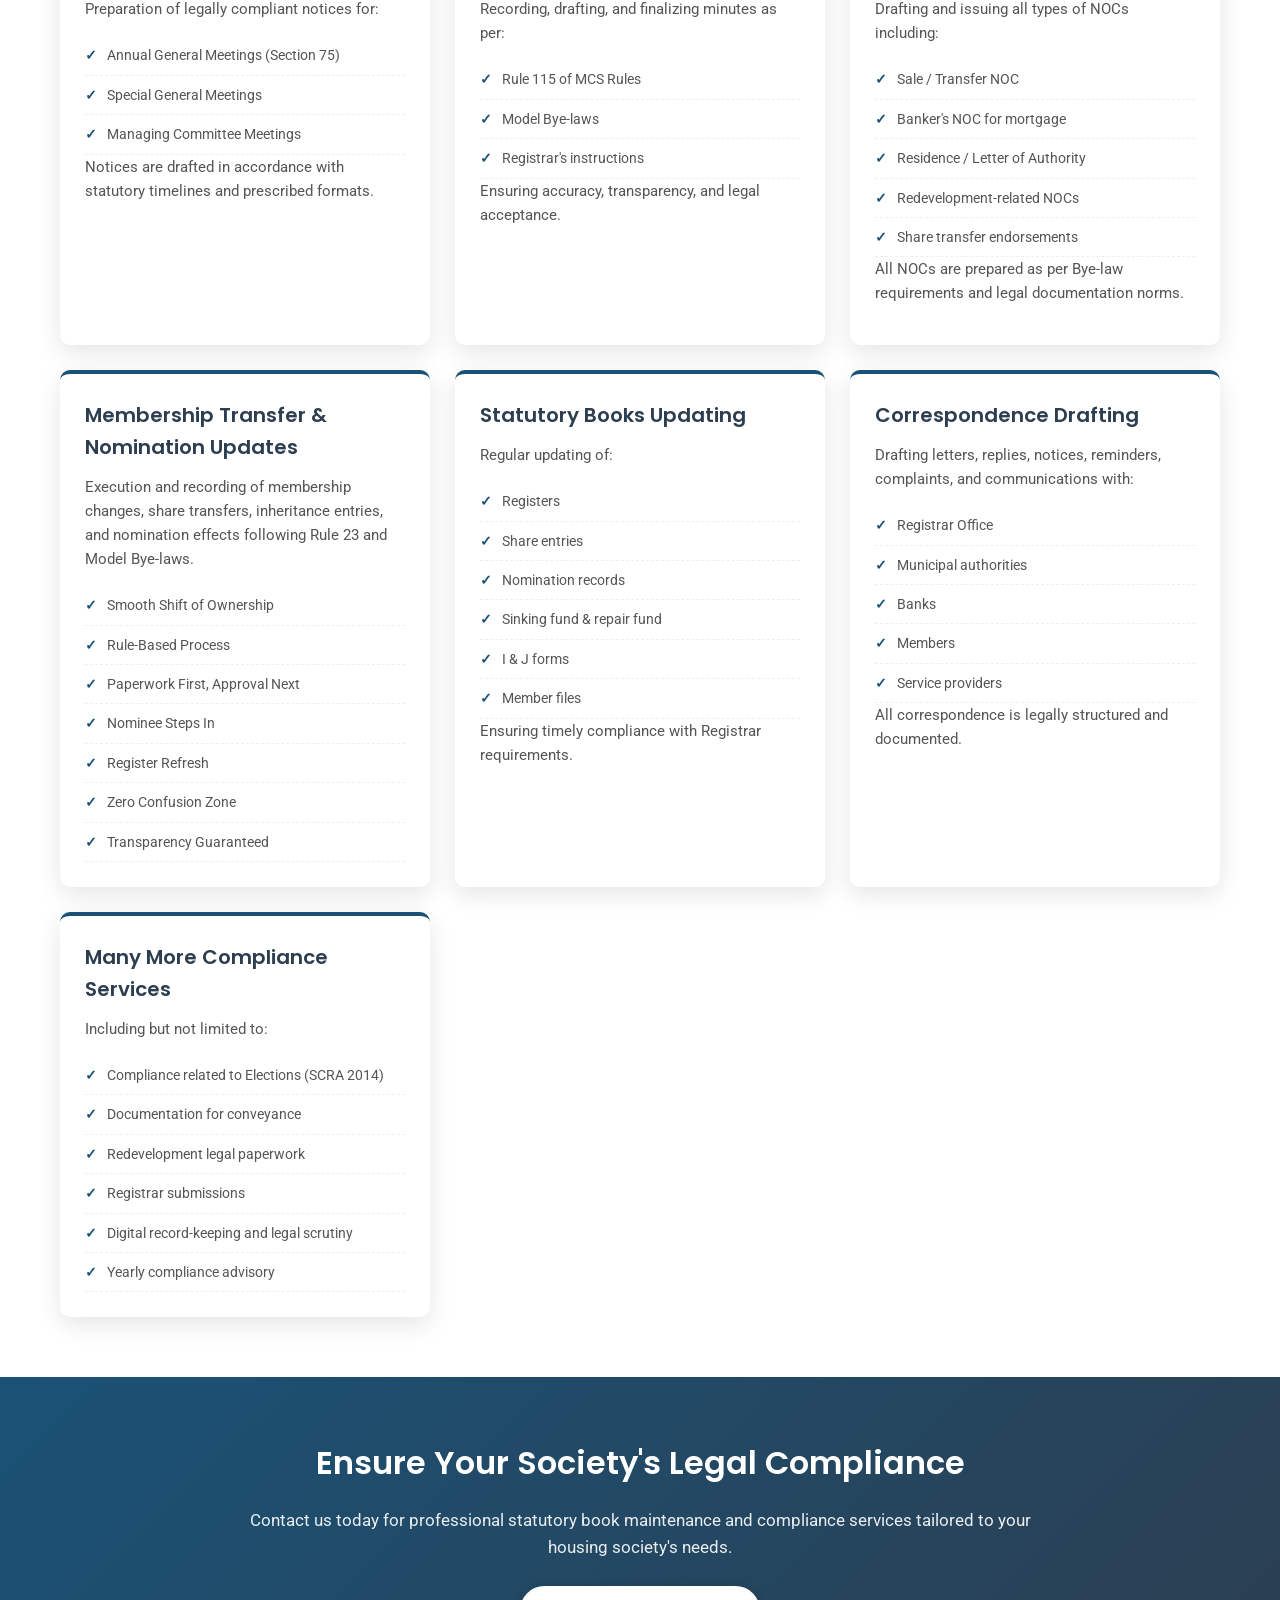
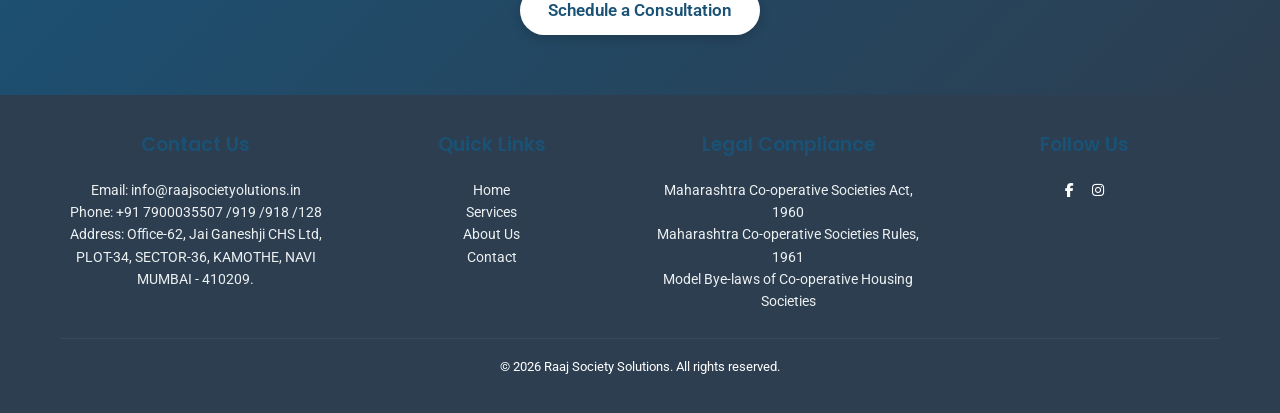
<file: statutory-services.html>
<!DOCTYPE html>
<html lang="en">
<head>
    <meta charset="UTF-8">
    <meta name="viewport" content="width=device-width, initial-scale=1.0">
    <title>Statutory Books & Compliance Services | Raaj Society Solutions</title>
    <link rel="stylesheet" href="https://cdnjs.cloudflare.com/ajax/libs/font-awesome/6.4.0/css/all.min.css">
    <link href="https://fonts.googleapis.com/css2?family=Poppins:wght@300;400;500;600;700&family=Roboto:wght@300;400;500;700&display=swap" rel="stylesheet">
    <style>
        * {
            margin: 0;
            padding: 0;
            box-sizing: border-box;
        }
        
        body {
            font-family: 'Roboto', sans-serif;
            background-color: #f8f9fa;
            color: #333;
            line-height: 1.6;
        }
        
        h1, h2, h3, h4, h5 {
            font-family: 'Poppins', sans-serif;
            font-weight: 600;
            color: #2c3e50;
        }
        
        .container {
            max-width: 1200px;
            margin: 0 auto;
            padding: 0 20px;
        }
        
        /* Header Navigation Styles - Added */
        .header-nav {
            position: fixed;
            top: 15px;
            right: 15px;
            z-index: 1000;
            display: flex;
            gap: 15px;
            align-items: center;
        }
        
        /* Services Dropdown */
        .services-dropdown {
            position: relative;
        }
        
        .services-btn {
            background: rgba(255, 255, 255, 0.9);
            color: #1a5276;
            border: none;
            padding: 10px 20px;
            border-radius: 25px;
            font-weight: 600;
            font-size: 15px;
            cursor: pointer;
            display: flex;
            align-items: center;
            gap: 8px;
            box-shadow: 0 3px 12px rgba(0, 0, 0, 0.2);
            transition: all 0.3s ease;
        }
        
        .services-btn:hover {
            background: white;
            transform: translateY(-2px);
            box-shadow: 0 5px 20px rgba(0, 0, 0, 0.25);
        }
        
        .dropdown-content {
            position: absolute;
            top: 100%;
            right: 0;
            width: 250px;
            background-color: white;
            box-shadow: 0 8px 25px rgba(0,0,0,0.15);
            border-radius: 10px;
            padding: 15px 0;
            z-index: 1001;
            opacity: 0;
            visibility: hidden;
            transform: translateY(10px);
            transition: all 0.3s ease;
            margin-top: 10px;
        }
        
        .services-dropdown:hover .dropdown-content {
            opacity: 1;
            visibility: visible;
            transform: translateY(0);
        }
        
        .dropdown-content:before {
            content: '';
            position: absolute;
            top: -8px;
            right: 25px;
            width: 16px;
            height: 16px;
            background-color: white;
            transform: rotate(45deg);
            box-shadow: -3px -3px 5px rgba(0,0,0,0.04);
        }
        
        .dropdown-item {
            display: flex;
            align-items: center;
            padding: 12px 25px;
            text-decoration: none;
            color: #333;
            transition: all 0.3s ease;
            border-left: 4px solid transparent;
        }
        
        .dropdown-item:hover {
            background-color: rgba(26, 82, 118, 0.1);
            border-left-color: #1a5276;
            color: #2c3e50;
            padding-left: 30px;
        }
        
        .dropdown-icon {
            width: 30px;
            color: #1a5276;
            font-size: 1.1rem;
            margin-right: 12px;
        }
        
        .dropdown-item:hover .dropdown-icon {
            color: #2c3e50;
        }
        
        .dropdown-text {
            flex: 1;
            font-weight: 500;
            font-size: 14px;
        }
        
        .dropdown-arrow {
            font-size: 0.8rem;
            color: #7f8c8d;
            transition: all 0.3s ease;
        }
        
        .dropdown-item:hover .dropdown-arrow {
            color: #1a5276;
            transform: translateX(3px);
        }
        
        /* Contact Button */
        .contact-btn {
            background: rgba(255, 255, 255, 0.9);
            color: #1a5276;
            text-decoration: none;
            padding: 10px 20px;
            border-radius: 25px;
            font-weight: 600;
            font-size: 15px;
            display: flex;
            align-items: center;
            gap: 8px;
            box-shadow: 0 3px 12px rgba(0, 0, 0, 0.2);
            transition: all 0.3s ease;
        }
        
        .contact-btn:hover {
            background: white;
            transform: translateY(-2px);
            box-shadow: 0 5px 20px rgba(0, 0, 0, 0.25);
        }
        
        /* Header Styles */
        header {
            background: linear-gradient(135deg, #1a5276 0%, #2c3e50 100%);
            color: white;
            padding: 40px 0 30px;
            text-align: center;
            position: relative;
            overflow: hidden;
        }
        
        header:before {
            content: '';
            position: absolute;
            top: 0;
            left: 0;
            width: 100%;
            height: 100%;
            background: url('data:image/svg+xml;utf8,<svg xmlns="http://www.w3.org/2000/svg" viewBox="0 0 1440 320"><path fill="%23ffffff" fill-opacity="0.1" d="M0,96L48,112C96,128,192,160,288,186.7C384,213,480,235,576,213.3C672,192,768,128,864,128C960,128,1056,192,1152,192C1248,192,1344,128,1392,96L1440,64L1440,320L1392,320C1344,320,1248,320,1152,320C1056,320,960,320,864,320C768,320,672,320,576,320C480,320,384,320,288,320C192,320,96,320,48,320L0,320Z"></path></svg>');
            background-size: cover;
            background-position: center;
        }
        
        .logo-container {
            display: flex;
            align-items: center;
            justify-content: center;
            margin-bottom: 25px;
            position: relative;
            z-index: 2;
        }
        
        .logo {
            display: flex;
            align-items: center;
            gap: 15px;
            background: rgb(255, 255, 255);
            backdrop-filter: blur(10px);
            padding: 12px 25px;
            border-radius: 12px;
            box-shadow: 0 6px 25px rgba(0, 0, 0, 0.1);
            border: 1px solid rgba(255, 255, 255, 0.2);
        }
        
        .logo img {
            width: 80px;
            height: 80px;
            background: white;
            display: flex;
            justify-content: center;
            align-items: center;
            font-weight: bold;
            font-size: 22px;
            color: #1a5276;
            box-shadow: 0 3px 8px rgba(0, 0, 0, 0.2);
        }
        
        .logo-text {
            font-size: 2rem;
            font-weight: 700;
            color: #1a4b8c;
        }
        
        .logo-text span {
            color: #ff6b00;
        }

        .logo-text p {
            font-size: 13px;
            margin: 0;
            color: #f1c40f;
            font-style: italic;
        }
        
        .header-content {
            position: relative;
            z-index: 1;
            max-width: 900px;
            margin: 0 auto;
        }
        
        .header-content h2 {
            font-size: 32px;
            margin-bottom: 15px;
            text-shadow: 2px 2px 4px rgba(0,0,0,0.3);
            animation: fadeInDown 1s ease-out;
            color: #ffffff;
        }
        
        .header-content p {
            font-size: 17px;
            margin-bottom: 25px;
            animation: fadeInUp 1s ease-out 0.3s both;
        }
        
        .sticker-container {
            display: flex;
            justify-content: center;
            gap: 15px;
            margin-top: 30px;
            flex-wrap: wrap;
        }
        
        .sticker {
            background: rgba(255, 255, 255, 0.15);
            backdrop-filter: blur(10px);
            border-radius: 12px;
            padding: 12px 20px;
            display: flex;
            align-items: center;
            gap: 8px;
            box-shadow: 0 6px 25px rgba(0, 0, 0, 0.1);
            border: 1px solid rgba(255, 255, 255, 0.2);
            animation: float 3s ease-in-out infinite;
        }
        
        .sticker:nth-child(2) {
            animation-delay: 0.5s;
        }
        
        .sticker:nth-child(3) {
            animation-delay: 1s;
        }
        
        .sticker i {
            font-size: 22px;
            color: #f1c40f;
        }
        
        /* Home Button */
        .home-button {
            position: fixed;
            top: 20px;
            left: 20px;
            z-index: 1000;
            background: rgba(255, 255, 255, 0.9);
            border-radius: 50%;
            width: 50px;
            height: 50px;
            display: flex;
            justify-content: center;
            align-items: center;
            box-shadow: 0 3px 12px rgba(0, 0, 0, 0.2);
            transition: all 0.3s ease;
            cursor: pointer;
        }
        
        .home-button:hover {
            transform: scale(1.1);
            background: white;
            box-shadow: 0 5px 15px rgba(0, 0, 0, 0.25);
        }
        
        .home-button i {
            font-size: 22px;
            color: #1a5276;
        }
        
        /* Main Content Sections */
        .services-intro {
            padding: 60px 0 40px;
            background: white;
        }
        
        .section-title {
            text-align: center;
            margin-bottom: 50px;
        }
        
        .section-title h2 {
            font-size: 32px;
            color: #2c3e50;
            margin-bottom: 12px;
            position: relative;
            display: inline-block;
        }
        
        .section-title h2:after {
            content: '';
            position: absolute;
            width: 70px;
            height: 3px;
            background: linear-gradient(135deg, #1a5276, #2c3e50);
            bottom: -8px;
            left: 50%;
            transform: translateX(-50%);
        }
        
        .section-title p {
            font-size: 17px;
            color: #555;
            max-width: 800px;
            margin: 0 auto;
            line-height: 1.6;
        }
        
        .legal-reference {
            background: #f8f9fa;
            padding: 20px;
            border-radius: 10px;
            margin: 30px 0;
            border-left: 4px solid #1a5276;
        }
        
        .legal-reference h3 {
            color: #1a5276;
            margin-bottom: 10px;
            display: flex;
            align-items: center;
            gap: 10px;
        }
        
        .legal-reference h3 i {
            color: #1a5276;
        }
        
        .legal-reference p {
            margin-bottom: 10px;
            font-size: 15px;
        }
        
        /* Services Sections */
        .services-section {
            padding: 60px 0;
        }
        
        .services-section:nth-child(even) {
            background: white;
        }
        
        .services-section:nth-child(odd) {
            background: #f8f9fa;
        }
        
        .services-grid {
            display: grid;
            grid-template-columns: repeat(auto-fill, minmax(350px, 1fr));
            gap: 25px;
        }
        
        .service-card {
            background-color: white;
            border-radius: 10px;
            box-shadow: 0 8px 25px rgba(0, 0, 0, 0.1);
            padding: 25px;
            position: relative;
            overflow: hidden;
            transition: transform 0.3s ease, box-shadow 0.3s ease;
            display: flex;
            flex-direction: column;
            height: 100%;
            border-top: 4px solid #1a5276;
        }
        
        .service-card:hover {
            transform: translateY(-8px);
            box-shadow: 0 12px 30px rgba(0, 0, 0, 0.15);
        }
        
        .service-number {
            position: absolute;
            top: 15px;
            right: 15px;
            width: 35px;
            height: 35px;
            background: #1a5276;
            color: white;
            border-radius: 50%;
            display: flex;
            justify-content: center;
            align-items: center;
            font-weight: bold;
            font-size: 16px;
        }
        
        .service-content h3 {
            color: #2c3e50;
            margin-bottom: 12px;
            font-size: 20px;
            font-weight: 600;
            padding-right: 40px;
        }
        
        .service-content p {
            color: #555;
            margin-bottom: 15px;
            line-height: 1.6;
            font-size: 15px;
        }
        
        .compliance-list {
            list-style-type: none;
            margin-top: 15px;
        }
        
        .compliance-list li {
            padding: 8px 0;
            color: #555;
            border-bottom: 1px dashed #eee;
            position: relative;
            padding-left: 22px;
            font-size: 14px;
        }
        
        .compliance-list li:before {
            content: "✓";
            color: #1a5276;
            font-weight: bold;
            position: absolute;
            left: 0;
        }
        
        /* CTA Section */
        .cta-section {
            padding: 60px 0;
            background: linear-gradient(135deg, #1a5276 0%, #2c3e50 100%);
            color: white;
            text-align: center;
        }
        
        .cta-content {
            max-width: 800px;
            margin: 0 auto;
        }
        
        .cta-content h2 {
            font-size: 32px;
            margin-bottom: 18px;
            color: white;
        }
        
        .cta-content p {
            font-size: 17px;
            margin-bottom: 25px;
            opacity: 0.9;
        }
        
        .btn-cta {
            display: inline-block;
            background: white;
            color: #1a5276;
            text-decoration: none;
            padding: 11px 28px;
            border-radius: 25px;
            font-weight: 600;
            font-size: 17px;
            transition: all 0.3s ease;
            box-shadow: 0 3px 12px rgba(0, 0, 0, 0.2);
        }
        
        .btn-cta:hover {
            transform: translateY(-3px);
            box-shadow: 0 5px 15px rgba(0, 0, 0, 0.3);
        }
        
        /* Footer */
        footer {
            background: #2c3e50;
            color: white;
            padding: 35px 0;
            text-align: center;
        }
        
        .footer-content {
            display: flex;
            justify-content: space-between;
            flex-wrap: wrap;
            gap: 25px;
            margin-bottom: 25px;
        }
        
        .footer-section {
            flex: 1;
            min-width: 230px;
        }
        
        .footer-section h3 {
            font-size: 19px;
            margin-bottom: 18px;
            color: #1a5276;
        }
        
        .footer-section p, .footer-section a {
            color: #ecf0f1;
            line-height: 1.6;
            font-size: 14px;
        }
        
        .footer-section a {
            text-decoration: none;
            transition: color 0.3s;
        }
        
        .footer-section a:hover {
            color: #1a5276;
        }
        
        .footer-bottom {
            border-top: 1px solid #34495e;
            padding-top: 18px;
            font-size: 13px;
        }
        
        /* Animations */
        @keyframes fadeInDown {
            from {
                opacity: 0;
                transform: translateY(-30px);
            }
            to {
                opacity: 1;
                transform: translateY(0);
            }
        }
        
        @keyframes fadeInUp {
            from {
                opacity: 0;
                transform: translateY(30px);
            }
            to {
                opacity: 1;
                transform: translateY(0);
            }
        }
        
        @keyframes float {
            0% {
                transform: translateY(0);
            }
            50% {
                transform: translateY(-8px);
            }
            100% {
                transform: translateY(0);
            }
        }
        
        /* Responsive adjustments */
        @media (max-width: 992px) {
            .services-grid {
                grid-template-columns: repeat(auto-fill, minmax(300px, 1fr));
            }
            
            .header-nav {
                flex-direction: column;
                gap: 10px;
            }
            
            .dropdown-content {
                position: fixed;
                width: 90%;
                right: 5%;
                top: 100px;
            }
        }
        
        @media (max-width: 768px) {
            .services-grid {
                grid-template-columns: 1fr;
            }
            
            .section-title h2 {
                font-size: 26px;
            }
            
            .section-title p {
                font-size: 15px;
            }
            
            .header-content h2 {
                font-size: 26px;
            }
            
            .header-content p {
                font-size: 15px;
            }
            
            .home-button {
                width: 45px;
                height: 45px;
                top: 15px;
                left: 15px;
            }
            
            .home-button i {
                font-size: 18px;
            }

            .logo-container{
                margin-top: 24px;
            }
            
            .logo {
                padding: 10px 18px;
            }
            
            .logo-text h1 {
                font-size: 20px;
            }
            
            .logo-text p {
                font-size: 11px;
            }
            
            .header-nav {
                top: 10px;
                right: 10px;
            }
            
            .services-btn, .contact-btn {
                padding: 8px 16px;
                font-size: 14px;
            }
        }
        
        @media (max-width: 576px) {
            .header-nav {
                flex-direction: row;
                flex-wrap: wrap;
                justify-content: flex-end;
            }
            
            .dropdown-content {
                position: fixed;
                width: 90%;
                right: 5%;
                top: 120px;
            }
        }
    </style>
</head>
<body>
    <!-- Home Button -->
    <div class="home-button" onclick="goToHome()">
        <i class="fas fa-home"></i>
    </div>
    
    <!-- Header Navigation - Added -->
    <div class="header-nav">
        <!-- Services Dropdown -->
        <div class="services-dropdown">
            <button class="services-btn">
                <i class="fas fa-cogs"></i> Services <i class="fas fa-chevron-down"></i>
            </button>
            <div class="dropdown-content">
                <a href="accounts-services.html" class="dropdown-item">
                    <i class="fas fa-file-invoice-dollar dropdown-icon"></i>
                    <span class="dropdown-text">Accounts Services</span>
                    <i class="fas fa-chevron-right dropdown-arrow"></i>
                </a>
                <a href="audit-services.html" class="dropdown-item">
                    <i class="fas fa-search-dollar dropdown-icon"></i>
                    <span class="dropdown-text">Audit Services</span>
                    <i class="fas fa-chevron-right dropdown-arrow"></i>
                </a>
                <!-- <a href="statutory-services.html" class="dropdown-item">
                    <i class="fas fa-balance-scale dropdown-icon"></i>
                    <span class="dropdown-text">Statutory Services</span>
                    <i class="fas fa-chevron-right dropdown-arrow"></i>
                </a> -->
                <a href="educational-services.html" class="dropdown-item">
                    <i class="fas fa-chalkboard-teacher dropdown-icon"></i>
                    <span class="dropdown-text">Awareness & Training Services</span>
                    <i class="fas fa-chevron-right dropdown-arrow"></i>
                </a>
                <a href="insurance-services.html" class="dropdown-item">
                    <i class="fas fa-shield-alt dropdown-icon"></i>
                    <span class="dropdown-text">Insurance Services</span>
                    <i class="fas fa-chevron-right dropdown-arrow"></i>
                </a>
                <a href="legal-consultancy.html" class="dropdown-item">
                    <i class="fas fa-gavel dropdown-icon"></i>
                    <span class="dropdown-text">Legal Consultancy</span>
                    <i class="fas fa-chevron-right dropdown-arrow"></i>
                </a>
                <a href="taxation-consultancy.html" class="dropdown-item">
                    <i class="fas fa-calculator dropdown-icon"></i>
                    <span class="dropdown-text">Taxation Consultancy</span>
                    <i class="fas fa-chevron-right dropdown-arrow"></i>
                </a>
                <a href="election-services.html" class="dropdown-item">
                    <i class="fas fa-tasks dropdown-icon"></i>
                    <span class="dropdown-text">Election Services</span>
                    <i class="fas fa-chevron-right dropdown-arrow"></i>
                </a>
                <a href="other-services.html" class="dropdown-item">
                    <i class="fas fa-tasks dropdown-icon"></i>
                    <span class="dropdown-text">Other Special Services</span>
                    <i class="fas fa-chevron-right dropdown-arrow"></i>
                </a>
            </div>
        </div>
        
        <!-- Contact Button -->
        <a href="contact.html" class="contact-btn">
            <i class="fas fa-envelope"></i> Contact
        </a>
    </div>
    
    <header>
        <div class="container">
            <div class="logo-container">
                <div class="logo">
                    <img src="img/R LOGO.png" alt="Raaj Society Solutions Logo">
                    <div class="logo-text">
                        <div class="logo-text">Raaj <span>Society Solutions</span></div>
                        <!-- <p>COMPLETE STATUTORY COMPLIANCE SOLUTIONS</p> -->
                    </div>
                </div>
            </div>
            
            <div class="header-content">
                <h2>STATUTORY BOOKS & COMPLIANCE SERVICES</h2>
                <p>Ensuring full compliance with Maharashtra Co-operative Societies Act, Rules, and Bye-laws</p>
                
                <div class="sticker-container">
                    <div class="sticker">
                        <i class="fas fa-book"></i>
                        <span>Statutory Books</span>
                    </div>
                    <div class="sticker">
                        <i class="fas fa-balance-scale"></i>
                        <span>Legal Compliance</span>
                    </div>
                    <div class="sticker">
                        <i class="fas fa-file-contract"></i>
                        <span>Documentation</span>
                    </div>
                </div>
            </div>
        </div>
    </header>
    
    <section class="services-intro">
        <div class="container">
            <div class="section-title">
                <h2>Professional Statutory Management</h2>
                <p>We maintain, update, and verify all statutory registers and records as required under the Maharashtra Co-operative Societies Act, 1960, the Maharashtra Co-operative Societies Rules, 1961, and the Model Bye-laws of Co-operative Housing Societies.</p>
            </div>
            
            <div class="legal-reference">
                <h3><i class="fas fa-gavel"></i> Legal Requirements</h3>
                <p>Proper maintenance of statutory books is a legal obligation for every registered Co-operative Housing Society under <strong>Section 73, 79, and 165 of the MCS Act</strong>, and improper maintenance may lead to penalties, inquiries, and administrative actions from the Registrar.</p>
                <p>We ensure that all statutory records are accurate, updated, and maintained in compliance with Government norms.</p>
            </div>
        </div>
    </section>
    
    <section class="services-section">
        <div class="container">
            <div class="section-title">
                <h2>Statutory Books Services</h2>
                <p>Comprehensive maintenance and management of all required statutory registers</p>
            </div>
            
            <div class="services-grid">
                <!-- Service 1 -->
                <div class="service-card">
                    <div class="service-number">1</div>
                    <div class="service-content">
                        <h3>Membership / Application Forms</h3>
                        <p>We prepare, maintain, and verify all membership forms as per Model Bye-laws and Rule 19 of the MCS Rules, ensuring compliance in admission, transfer, and cessation of membership.</p>
                    </div>
                </div>
                
                <!-- Service 2 -->
                <div class="service-card">
                    <div class="service-number">2</div>
                    <div class="service-content">
                        <h3>Individual Member Files</h3>
                        <p>Comprehensive creation and maintenance of individual member files containing documents, applications, resolutions, share records, and correspondence.</p>
                    </div>
                </div>
                
                <!-- Service 3 -->
                <div class="service-card">
                    <div class="service-number">3</div>
                    <div class="service-content">
                        <h3>Document Scrutiny</h3>
                        <p>Detailed scrutiny of legal documents such as agreements, deeds, indemnities, nomination papers, share transfers, ensuring compliance with Bye-laws and statutory rules.</p>
                    </div>
                </div>
                
                <!-- Service 4 -->
                <div class="service-card">
                    <div class="service-number">4</div>
                    <div class="service-content">
                        <h3>Membership Verification</h3>
                        <p>Verification of member eligibility, application completeness, identity proof, and compliance under MCS Act, Bye-laws, and Registrar guidelines.</p>
                    </div>
                </div>
                
                <!-- Service 5 -->
                <div class="service-card">
                    <div class="service-number">5</div>
                    <div class="service-content">
                        <h3>Inward Register</h3>
                        <p>Maintenance of society's inward register for tracking applications, letters, and documents received from members, authorities, and vendors.</p>
                    </div>
                </div>
                
                <!-- Service 6 -->
                <div class="service-card">
                    <div class="service-number">6</div>
                    <div class="service-content">
                        <h3>Outward Register</h3>
                        <p>Recording and tracking all communications issued by the society including notices, NOCs, letters, and statutory submissions.</p>
                    </div>
                </div>
                
                <!-- Service 7 -->
                <div class="service-card">
                    <div class="service-number">7</div>
                    <div class="service-content">
                        <h3>Transfer Register</h3>
                        <p>Preparation and updating of transfer register as per Rule 23 of MCS Rules for all share and interest transfers in the society.</p>
                    </div>
                </div>
                
                <!-- Service 8 -->
                <div class="service-card">
                    <div class="service-number">8</div>
                    <div class="service-content">
                        <h3>Share / Members Register</h3>
                        <p>Updating the statutory members' register (Form "I/U" format) containing membership details, allotments, transfers, resignations, expulsions, and related records.</p>
                    </div>
                </div>
                
                <!-- Service 9 -->
                <div class="service-card">
                    <div class="service-number">9</div>
                    <div class="service-content">
                        <h3>"I" Form Register</h3>
                        <p>Maintenance of Form "I" Register reflecting all changes in membership position submitted to the Registrar.</p>
                    </div>
                </div>
                
                <!-- Service 10 -->
                <div class="service-card">
                    <div class="service-number">10</div>
                    <div class="service-content">
                        <h3>"J" Form Register</h3>
                        <p>Preparation of Form "J" for issuing Share Certificates, allotment entries, and share ownership details.</p>
                    </div>
                </div>
                
                <!-- Service 11 -->
                <div class="service-card">
                    <div class="service-number">11</div>
                    <div class="service-content">
                        <h3>Nomination Forms</h3>
                        <p>Assistance in filling, scrutinizing, and recording nomination forms as per Section 30 of the MCS Act and Bye-law 32.</p>
                    </div>
                </div>
                
                <!-- Service 12 -->
                <div class="service-card">
                    <div class="service-number">12</div>
                    <div class="service-content">
                        <h3>Nomination Register</h3>
                        <p>Maintaining updated nomination register reflecting nominee details for legal inheritance purposes.</p>
                    </div>
                </div>
                
                <!-- Service 13 -->
                <div class="service-card">
                    <div class="service-number">13</div>
                    <div class="service-content">
                        <h3>Sinking Fund Register</h3>
                        <p>Recording contributions to sinking fund for major repairs and future capital expenditure, as required under Bye-law 13(a).</p>
                    </div>
                </div>
                
                <!-- Service 14 -->
                <div class="service-card">
                    <div class="service-number">14</div>
                    <div class="service-content">
                        <h3>Repairs & Maintenance Fund Register</h3>
                        <p>Detailed maintenance of Repairs Fund and expenditure tracking as per Bye-laws and accounting standards.</p>
                    </div>
                </div>
                
                <!-- Service 15 -->
                <div class="service-card">
                    <div class="service-number">15</div>
                    <div class="service-content">
                        <h3>Fixed Assets Register</h3>
                        <p>Preparation of asset register showing society's fixed assets, valuation, purchase details, and maintenance status.</p>
                    </div>
                </div>
                
                <!-- Service 16 -->
                <div class="service-card">
                    <div class="service-number">16</div>
                    <div class="service-content">
                        <h3>Dead Stock Register</h3>
                        <p>Maintenance of dead stock register for office equipment, machinery, tools, and society assets.</p>
                    </div>
                </div>
                
                <!-- Service 17 -->
                <div class="service-card">
                    <div class="service-number">17</div>
                    <div class="service-content">
                        <h3>Investment Register</h3>
                        <p>Maintaining investment records in conformity with Bye-law provisions and Section 70 of the MCS Act.</p>
                    </div>
                </div>
                
                <!-- Service 18 -->
                <div class="service-card">
                    <div class="service-number">18</div>
                    <div class="service-content">
                        <h3>Property Register</h3>
                        <p>Complete documentation of society property including land, building, amenities, open spaces, and common areas.</p>
                    </div>
                </div>
                
                <!-- Service 19 -->
                <div class="service-card">
                    <div class="service-number">19</div>
                    <div class="service-content">
                        <h3>Lien / Loan Register</h3>
                        <p>Entry and management of loan or lien information on flats/members as per banking norms and society approval records.</p>
                    </div>
                </div>
                
                <!-- Service 20 -->
                <div class="service-card">
                    <div class="service-number">20</div>
                    <div class="service-content">
                        <h3>Share Certificates</h3>
                        <p>Preparation, verification, updating, and issue of Share Certificates in accordance with Model Bye-law 23 and Rule 23.</p>
                    </div>
                </div>
            </div>
        </div>
    </section>
    
    <section class="services-section">
        <div class="container">
            <div class="section-title">
                <h2>Statutory Compliance Services</h2>
                <p>Ensuring full compliance with statutory obligations placed on Co-operative Housing Societies</p>
            </div>
            
            <div class="legal-reference">
                <h3><i class="fas fa-exclamation-triangle"></i> Importance of Compliance</h3>
                <p>Regular statutory compliance helps societies avoid penalties, inquiries, disputes, and administrative actions under <strong>Sections 75, 79, 81, 146, and 147 of the MCS Act</strong>.</p>
                <p>We ensure compliance with Registrar Circulars, Government Notifications, and all relevant statutory requirements.</p>
            </div>
            
            <div class="services-grid">
                <!-- Compliance Service A -->
                <div class="service-card">
                    <div class="service-content">
                        <h3>Drafting of AGM / SGM / MCM Notices</h3>
                        <p>Preparation of legally compliant notices for:</p>
                        <ul class="compliance-list">
                            <li>Annual General Meetings (Section 75)</li>
                            <li>Special General Meetings</li>
                            <li>Managing Committee Meetings</li>
                        </ul>
                        <p>Notices are drafted in accordance with statutory timelines and prescribed formats.</p>
                    </div>
                </div>
                
                <!-- Compliance Service B -->
                <div class="service-card">
                    <div class="service-content">
                        <h3>Drafting of AGM / SGM / MCM Minutes</h3>
                        <p>Recording, drafting, and finalizing minutes as per:</p>
                        <ul class="compliance-list">
                            <li>Rule 115 of MCS Rules</li>
                            <li>Model Bye-laws</li>
                            <li>Registrar's instructions</li>
                        </ul>
                        <p>Ensuring accuracy, transparency, and legal acceptance.</p>
                    </div>
                </div>
                
                <!-- Compliance Service C -->
                <div class="service-card">
                    <div class="service-content">
                        <h3>Sale / Transfer / Bank / Residence NOCs</h3>
                        <p>Drafting and issuing all types of NOCs including:</p>
                        <ul class="compliance-list">
                            <li>Sale / Transfer NOC</li>
                            <li>Banker's NOC for mortgage</li>
                            <li>Residence / Letter of Authority</li>
                            <li>Redevelopment-related NOCs</li>
                            <li>Share transfer endorsements</li>
                        </ul>
                        <p>All NOCs are prepared as per Bye-law requirements and legal documentation norms.</p>
                    </div>
                </div>
                
                <!-- Compliance Service D -->
                <div class="service-card">
                    <div class="service-content">
                        <h3>Membership Transfer & Nomination Updates</h3>
                        <p>Execution and recording of membership changes, share transfers, inheritance entries, and nomination effects following Rule 23 and Model Bye-laws.</p>
                        <ul class="compliance-list">
                            <li>Smooth Shift of Ownership</li>
                            <li>Rule-Based Process</li>
                            <li>Paperwork First, Approval Next</li>
                            <li>Nominee Steps In</li>
                            <li>Register Refresh</li>
                            <li>Zero Confusion Zone</li>
                            <li>Transparency Guaranteed</li>
                        </ul>

                    </div>
                </div>
                
                <!-- Compliance Service E -->
                <div class="service-card">
                    <div class="service-content">
                        <h3>Statutory Books Updating</h3>
                        <p>Regular updating of:</p>
                        <ul class="compliance-list">
                            <li>Registers</li>
                            <li>Share entries</li>
                            <li>Nomination records</li>
                            <li>Sinking fund & repair fund</li>
                            <li>I & J forms</li>
                            <li>Member files</li>
                        </ul>
                        <p>Ensuring timely compliance with Registrar requirements.</p>
                    </div>
                </div>
                
                <!-- Compliance Service F -->
                <div class="service-card">
                    <div class="service-content">
                        <h3>Correspondence Drafting</h3>
                        <p>Drafting letters, replies, notices, reminders, complaints, and communications with:</p>
                        <ul class="compliance-list">
                            <li>Registrar Office</li>
                            <li>Municipal authorities</li>
                            <li>Banks</li>
                            <li>Members</li>
                            <li>Service providers</li>
                        </ul>
                        <p>All correspondence is legally structured and documented.</p>
                    </div>
                </div>
                
                <!-- Compliance Service G -->
                <div class="service-card">
                    <div class="service-content">
                        <h3>Many More Compliance Services</h3>
                        <p>Including but not limited to:</p>
                        <ul class="compliance-list">
                            <li>Compliance related to Elections (SCRA 2014)</li>
                            <li>Documentation for conveyance</li>
                            <li>Redevelopment legal paperwork</li>
                            <li>Registrar submissions</li>
                            <li>Digital record-keeping and legal scrutiny</li>
                            <li>Yearly compliance advisory</li>
                        </ul>
                    </div>
                </div>
            </div>
        </div>
    </section>
    
    <section class="cta-section">
        <div class="container">
            <div class="cta-content">
                <h2>Ensure Your Society's Legal Compliance</h2>
                <p>Contact us today for professional statutory book maintenance and compliance services tailored to your housing society's needs.</p>
                <a href="contact.html" class="btn-cta">Schedule a Consultation</a>
            </div>
        </div>
    </section>
    
    <footer>
        <div class="container">
            <div class="footer-content">
                <div class="footer-section">
                    <h3>Contact Us</h3>
                    <p>Email: info@raajsocietyolutions.in</p>
                    <p>Phone: +91 7900035507 /919 /918 /128</p>
                    <p>Address: Office-62, Jai Ganeshji CHS Ltd, PLOT-34, SECTOR-36, KAMOTHE, NAVI MUMBAI - 410209.</p>
                </div>
                <div class="footer-section">
                    <h3>Quick Links</h3>
                    <p><a href="index.html">Home</a></p>
                    <p><a href="services.html">Services</a></p>
                    <p><a href="about-us.html">About Us</a></p>
                    <p><a href="contact.html">Contact</a></p>
                </div>
                <div class="footer-section">
                    <h3>Legal Compliance</h3>
                    <p>Maharashtra Co-operative Societies Act, 1960</p>
                    <p>Maharashtra Co-operative Societies Rules, 1961</p>
                    <p>Model Bye-laws of Co-operative Housing Societies</p>
                </div>
                 <div class="footer-section">
                    <h3>Follow Us</h3>
                    <p>
                        <a href="https://www.facebook.com/raajsocietyolutions/" style="color: white; margin-right: 15px;"><i class="fab fa-facebook-f"></i></a>
                        <!-- <a href="https://twitter.com/raajsocietyolutions" style="color: white; margin-right: 15px;"><i class="fab fa-twitter"></i></a> -->
                        <!-- <a href="https://www.linkedin.com/in/raaj-society-solutions" style="color: white; margin-right: 15px;"><i class="fab fa-linkedin-in"></i></a> -->
                        <a href="https://www.instagram.com/raaj_society_solutions/" style="color: white;"><i class="fab fa-instagram"></i></a>
                    </p>
                </div>
            </div>
            <div class="footer-bottom">
                <p>&copy; 2026 Raaj Society Solutions. All rights reserved.</p>
            </div>
        </div>
    </footer>
    
    <script>
        // Add scroll animations
        document.addEventListener('DOMContentLoaded', function() {
            const observerOptions = {
                threshold: 0.1,
                rootMargin: '0px 0px -50px 0px'
            };
            
            const observer = new IntersectionObserver(function(entries) {
                entries.forEach(entry => {
                    if (entry.isIntersecting) {
                        entry.target.style.opacity = 1;
                        entry.target.style.transform = 'translateY(0)';
                    }
                });
            }, observerOptions);
            
            // Observe service cards for animation
            const serviceCards = document.querySelectorAll('.service-card');
            serviceCards.forEach(card => {
                card.style.opacity = 0;
                card.style.transform = 'translateY(20px)';
                card.style.transition = 'opacity 0.5s ease, transform 0.5s ease';
                observer.observe(card);
            });
            
            // Mobile dropdown functionality - Added
            const servicesBtn = document.querySelector('.services-btn');
            const dropdownContent = document.querySelector('.dropdown-content');
            
            // For mobile devices, toggle dropdown on click
            if (window.innerWidth <= 992) {
                servicesBtn.addEventListener('click', function(e) {
                    e.preventDefault();
                    e.stopPropagation();
                    
                    // Toggle dropdown visibility
                    if (dropdownContent.style.opacity === '1') {
                        dropdownContent.style.opacity = '0';
                        dropdownContent.style.visibility = 'hidden';
                        dropdownContent.style.transform = 'translateY(10px)';
                    } else {
                        dropdownContent.style.opacity = '1';
                        dropdownContent.style.visibility = 'visible';
                        dropdownContent.style.transform = 'translateY(0)';
                    }
                });
                
                // Close dropdown when clicking elsewhere
                document.addEventListener('click', function(e) {
                    if (!servicesBtn.contains(e.target) && !dropdownContent.contains(e.target)) {
                        dropdownContent.style.opacity = '0';
                        dropdownContent.style.visibility = 'hidden';
                        dropdownContent.style.transform = 'translateY(10px)';
                    }
                });
            }
        });
        
        // Home button functionality
        function goToHome() {
            window.location.href = "index.html";
        }
    </script>
</body>
</html>
</file>
<file: style/all_page_style.css>
:root {
    --primary: #2c5530;
    --secondary: #4a6b40;
    --accent: #ffd166;
    --light: #f8f9fa;
    --dark: #1a252f;
    --success: #2ecc71;
    --gradient: linear-gradient(135deg, #2c5530, #4a6b40);
    --gradient2: linear-gradient(135deg, #4a6b40, #2c5530);
    --shadow: 0 10px 30px rgba(0, 0, 0, 0.1);
    --transition: all 0.4s cubic-bezier(0.175, 0.885, 0.32, 1.275);
}

* {
    margin: 0;
    padding: 0;
    box-sizing: border-box;
}

html {
    scroll-behavior: smooth;
    scroll-padding-top: 80px;
}

body {
    font-family: 'Raleway', sans-serif;
    line-height: 1.7;
    color: #1a252f;
    overflow-x: hidden;
}

/* Custom Scrollbar */
::-webkit-scrollbar {
    width: 8px;
}

::-webkit-scrollbar-track {
    background: #f1f1f1;
}

::-webkit-scrollbar-thumb {
    background: #ffffff;
    border-radius: 4px;
}

::-webkit-scrollbar-thumb:hover {
    background: #ffffff;
}

h1, h2, h3, h4, h5 {
    font-family: 'Montserrat', sans-serif;
    font-weight: 700;
    margin-bottom: 1rem;
}

.container {
    width: 90%;
    max-width: 1200px;
    margin: 0 auto;
    padding: 0 15px;
}

/* Header */
header {
    background: #204254;
    background: linear-gradient(135deg, rgba(32, 66, 84, 1) 0%, rgba(9, 15, 38, 1) 100%);
    color: #f8f9fa;
    padding: 0px 0;
    position: fixed;
    width: 100%;
    top: 0;
    z-index: 1000;
    box-shadow: 0 5px 20px rgba(0, 0, 0, 0.1);
    transition: all 0.4s cubic-bezier(0.175, 0.885, 0.32, 1.275);
}

.header-container {
    display: flex;
    justify-content: space-between;
    align-items: center;
    max-width: 1200px;
    margin: 0 auto;
    padding: 0 20px;
}

.logo {
    display: flex;
    align-items: center;
    gap: 15px;
    text-decoration: none;
    background-color: #ffffff;
    border-radius: 15px;
    padding: 6px;
    
}

.logo img {
    height: 80px;    
    width: 80px;
    object-fit: cover;
}

.logo h1 {
    color: white;
    font-size: 2rem;
    margin: 0;
    color: #1a4b8c;
}

.logo h1 span {
    color: #ff6b00;
}

header.scrolled {
    padding: 10px 0;
    backdrop-filter: blur(10px);
}

header.scrolled #logo img {
    height: 60px;
    width: 60px;
}

/* Navigation */
nav ul {
    display: flex;
    list-style: none;
    gap: 30px;
}

nav ul li {
    position: relative;
}

nav ul li a {
    color: #f8f9fa;
    text-decoration: none;
    font-weight: 500;
    transition: all 0.4s cubic-bezier(0.175, 0.885, 0.32, 1.275);
    position: relative;
    padding: 5px 0;
    font-size: 1rem;
}

nav ul li a::before {
    content: '';
    position: absolute;
    width: 0;
    height: 2px;
    bottom: 0;
    left: 0;
    background-color: #ffd166;
    transition: all 0.4s cubic-bezier(0.175, 0.885, 0.32, 1.275);
}

nav ul li a:hover::before,
nav ul li a.active::before {
    width: 100%;
}

nav ul li a:hover,
nav ul li a.active {
    color: #ffd166;
}

.mobile-menu {
    display: none;
    font-size: 1.5rem;
    cursor: pointer;
    transition: all 0.4s cubic-bezier(0.175, 0.885, 0.32, 1.275);
    color: white;
}

.mobile-menu:hover {
    color: #ffd166;
}

/* Footer */
footer {
    background: #204254;
    background: linear-gradient(135deg, rgba(32, 66, 84, 1) 0%, rgba(9, 15, 38, 1) 100%);
    color: #f8f9fa;
    padding: 60px 0 30px;
    position: relative;
}

.footer-content {
    display: grid;
    grid-template-columns: repeat(auto-fit, minmax(250px, 1fr));
    gap: 40px;
    margin-bottom: 50px;
}

.footer-column h3 {
    font-size: 1.4rem;
    margin-bottom: 25px;
    position: relative;
    padding-bottom: 15px;
    color: #ffd166;
}

.footer-column h3::after {
    content: '';
    position: absolute;
    width: 50px;
    height: 3px;
    background: #ffd166;
    bottom: 0;
    left: 0;
    border-radius: 2px;
}

.footer-column p {
    color: rgba(255, 255, 255, 0.8);
    margin-bottom: 20px;
    font-size: 0.95rem;
}

.footer-column ul {
    list-style: none;
}

.footer-column ul li {
    margin-bottom: 12px;
}

.footer-column ul li a {
    color: rgba(255, 255, 255, 0.8);
    text-decoration: none;
    transition: all 0.4s cubic-bezier(0.175, 0.885, 0.32, 1.275);
    display: inline-block;
    font-size: 0.95rem;
}

.footer-column ul li a:hover {
    color: #ffd166;
    transform: translateX(5px);
}

.footer-column ul li i {
    margin-right: 10px;
    width: 20px;
    text-align: center;
    color: #ffd166;
}

.social-links {
    display: flex;
    gap: 15px;
    margin-top: 20px;
}

.social-links a {
    display: flex;
    align-items: center;
    justify-content: center;
    width: 40px;
    height: 40px;
    background-color: rgba(255, 255, 255, 0.1);
    border-radius: 50%;
    color: #f8f9fa;
    transition: all 0.4s cubic-bezier(0.175, 0.885, 0.32, 1.275);
    position: relative;
    overflow: hidden;
}

.social-links a::before {
    content: '';
    position: absolute;
    top: 0;
    left: 0;
    width: 100%;
    height: 100%;
    background: linear-gradient(135deg, #4a6b40, #2c5530);
    transform: scale(0);
    transition: all 0.4s cubic-bezier(0.175, 0.885, 0.32, 1.275);
    border-radius: 50%;
}

.social-links a:hover::before {
    transform: scale(1);
}

.social-links a i {
    position: relative;
    z-index: 1;
}

.social-links a:hover {
    transform: translateY(-5px);
}

.copyright {
    text-align: center;
    padding-top: 30px;
    border-top: 1px solid rgba(255, 255, 255, 0.1);
    font-size: 0.9rem;
    color: rgba(255, 255, 255, 0.6);
}

/* Bottom Right Floating Buttons */
.back-to-top {
    position: fixed;
    bottom: 25px;
    left: 25px; 
    width: 52px;
    height: 52px;
    background: #1e3f51; 
    color: white;
    border-radius: 50%;
    display: flex;
    align-items: center;
    justify-content: center;
    font-size: 20px;
    cursor: pointer;
    box-shadow: 0 5px 16px rgba(0, 0, 0, 0.28);
    z-index: 1000;
    

    opacity: 0;
    visibility: hidden;
    transform: translateY(20px);
    transition: all 0.3s ease;
}


.back-to-top.active {
    opacity: 1;
    visibility: visible;
    transform: translateY(0);
}

.back-to-top:hover {
    background: #ffd166; 
    color: #1e3f51;
    transform: translateY(-4px);
    box-shadow: 0 8px 22px rgba(0, 0, 0, 0.35);
}

.floating-buttons {
    position: fixed;
    right: 25px;
    bottom: 25px;
    z-index: 1000;
    display: flex;
    flex-direction: column;
    gap: 12px;
}

.floating-btn {
    width: 52px;
    height: 52px;
    border-radius: 50%;
    display: flex;
    align-items: center;
    justify-content: center;
    color: #ffffff;
    font-size: 23px;
    text-decoration: none;
    cursor: pointer;
    box-shadow: 0 5px 16px rgba(0, 0, 0, 0.28);
    transition: transform 0.25s ease, box-shadow 0.25s ease;
}

.floating-btn:hover {
    transform: translateY(-4px) scale(1.08);
    box-shadow: 0 8px 22px rgba(0, 0, 0, 0.35);
}

.whatsapp-btn {
    background: #25d366;
}

.sms-btn {
    background: #5b5bd6;
}

.call-btn {
    background: #1e3f51;
}

.email-btn {
    background: #ea4335;
}


.floating-btn {
    position: relative;
}

.floating-btn::after {
    content: attr(data-tooltip);
    position: absolute;
    right: 65px;
    top: 50%;
    transform: translateY(-50%) translateX(10px);
    background: #1e3f51;
    color: #ffffff;
    padding: 8px 13px;
    border-radius: 6px;
    white-space: nowrap;
    font-size: 14px;
    font-weight: 600;
    opacity: 0;
    visibility: hidden;
    pointer-events: none;
    transition: all 0.25s ease;
    box-shadow: 0 4px 12px rgba(0, 0, 0, 0.2);
}

.floating-btn:hover::after {
    opacity: 1;
    visibility: visible;
    transform: translateY(-50%) translateX(0);
}


@media (max-width: 576px) {

    /* Back to Top Button */
    .back-to-top {
        left: 15px;
        bottom: 18px;
        width: 46px;
        height: 46px;
        font-size: 18px;
    }


    /* Floating Buttons */
    .floating-buttons {
        right: 15px;
        bottom: 18px;
        gap: 10px;
    }

    .floating-btn {
        width: 46px;
        height: 46px;
        font-size: 20px;
    }
}

@media (max-width: 768px) {

    /* Mobile Menu Icon */
    .mobile-menu {
        display: block;
        color: #dae2e6;
    }


    /* Mobile Navigation */
    nav ul {
        position: fixed;

        top: 70px;
        left: -100%;

        width: 100%;
        height: calc(100vh - 70px);

        background-color: #2c2f55;

        flex-direction: column;
        align-items: center;
        justify-content: flex-start;

        padding-top: 50px;

        transition: all 0.4s cubic-bezier(
            0.175,
            0.885,
            0.32,
            1.275
        );

        gap: 20px;
    }


    /* Menu Open */
    nav ul.active {
        left: 0;
    }


    nav ul li {
        margin: 15px 0;
    }


    /* Footer */
    .footer-content {
        grid-template-columns: 1fr;
        gap: 30px;
    }


    .footer-column h3 {
        font-size: 1.2rem;
    }


    /* Logo */
    .logo h1 {
        font-size: 1.2rem;
    }


    /* Back to Top - Tablet */
    .back-to-top {
        bottom: 20px;
        right: 70px;
    }
}
</file>
<file: style/index_page.css>
/* Hero Section */
.section-1 {
    width: 100%;
    height: 100vh;
    min-height: 600px;
    position: relative;
    overflow: hidden;
}

.section-1::before {
    content: "";
    position: absolute;
    inset: 0;
    background:
            linear-gradient(
                180deg,
                rgba(13, 19, 44, 0.9) 0%,
                rgba(32, 66, 84, 0.85) 50%,
                rgb(245, 248, 251) 100%
            ),
            url("img/Raaj_Society_Solutions_no_watermark.png");
    background-repeat: no-repeat;
    background-position: center;
    background-size: contain;
    opacity: 1;
    filter: blur(0.5px);
    z-index: 1;
    pointer-events: none;
}

.hero-background {
    position: absolute;
    top: 0;
    left: 0;
    width: 100%;
    height: 100%;
    background: linear-gradient(
    180deg, rgba(9, 15, 38, 1) 0%, 
    rgba(32, 66, 84, 1)  50%, 
    rgb(255, 255, 255) 100%);
    background-size: cover;
    background-position: center;
    z-index: -1;
    filter: blur(px);
    backdrop-filter: blur(100px);
    background: rgba(255, 255, 255, 0.1);
    opacity: 1;
}

.center-text {
    position: absolute;
    top: 55%;
    left: 50%;
    transform: translate(-50%, -50%);
    z-index: 3;
    color: white;
    text-align: center;
    font-weight: bold;
    font-size: clamp(1.8rem, 4vw, 4rem);
    padding: 10px;
    border-radius: 20px;
    border: 2px solid rgba(255, 255, 255, 0.2);
    animation: fadeIn 1s ease;
    width: min(45vw, 600px);
}

.center-text p {
    margin: 10px 0;
    text-shadow: 2px 2px 8px rgba(0, 0, 0, 0.5);
}

.center-text p:nth-child(2) {
    color: #ffd166;
    font-size: 1.5em;
}

.center-text.glow {
    box-shadow: 0 0 30px rgba(255, 209, 102, 0.5);
    animation: glowPulse 2s infinite alternate;
}

@keyframes fadeIn {
    from {
        opacity: 0;
        transform: translate(-50%, -45%);
    }

    to {
        opacity: 1;
        transform: translate(-50%, -50%);
    }
}

@keyframes glowPulse {
    from {
        box-shadow: 0 0 20px rgba(255, 209, 102, 0.5);
    }
    to {
        box-shadow: 0 0 40px rgba(255, 209, 102, 0.8);
    }
}

.header {
    position: absolute;
    inset: 0;
    width: 100%;
    height: 100%;
    z-index: 2;
    pointer-events: none;
}

.rectangle {
    position: absolute;
    z-index: 2;
    width: 22vw;
    min-width: 100px; 
    max-width: 500px;
    height: 10vh;
    min-height: 70px; 
    display: flex;
    align-items: center;
    justify-content: center;
    border-radius: 15px;
    opacity: 0;
    transition: all 0.8s ease;
    font-weight: bold;
    text-align: center;
    border: 3px solid #000000;
    background: #204254;
    backdrop-filter: blur(5px);
    transition: all 1.5s ease;
    pointer-events: auto;
}

.rectangle.show {
    opacity: 1;
    transform: scale(1);
}

.rectangle.glow {
    opacity: 1;
    box-shadow: 0 0 25px rgba(255, 209, 102, 0.8);
    animation: rectangleGlow 2s infinite alternate;
}

@keyframes rectangleGlow {
    from { box-shadow: 0 0 15px rgba(255, 209, 102, 0.6); }
    to { box-shadow: 0 0 30px rgba(255, 209, 102, 1); }
}

.rectangle a {
    color: white;
    text-decoration: none;
    font-weight: bold;
    display: flex;
    align-items: center;
    justify-content: center;
    width: 100%;
    height: 100%;
    text-align: center;
    font-size: clamp(0.7rem, 1vw, 1.1rem); /* Text size thoda fix kiya */
    padding: 10px;
    transition: all 0.4s cubic-bezier(0.175, 0.885, 0.32, 1.275);
}

.rectangle:hover {
    box-shadow: 3 20px 40px rgba(9, 15, 38, 0.4);
    transform: translateY(-5px);
    background: linear-gradient(135deg, rgba(32, 66, 84, 1) 0%, rgba(9, 15, 38, 1) 100%);
}

/* Left side rectangles */
.left.rect1 { top: 17%; left: 4.5%; animation-delay: 0.2s; }
.left.rect2 { top: 38%; left: 3%; animation-delay: 0.4s; }
.left.rect3 { top: 61%; left: 3%; animation-delay: 0.6s; }
.left.rect4 { top: 83%; left: 4.5%; animation-delay: 0.8s; }

/* Right side rectangles */
.right.rect5 { top: 17%; right: 4.5%; animation-delay: 0.3s; }
.right.rect6 { top: 38%; right: 3%; animation-delay: 0.5s; }
.right.rect7 { top: 61%; right: 3%; animation-delay: 0.7s; }
.right.rect8 { top: 83%; right: 4.5%; animation-delay: 0.9s; }


             /* Services Section */
.services {
    padding: 15px 0 50px 0;
    background: linear-gradient(180deg, #f8f9fa 0%, #f8f9fa 100%);
}

.section-title {
    text-align: center;
    margin-bottom: 60px;
}

.section-title h2 {
    font-size: 36px;
    color: rgba(9, 15, 38, 1);
    margin-bottom: 15px;
    position: relative;
    display: inline-block;
}

.section-title h2:after {
    content: '';
    position: absolute;
    width: 70px;
    height: 4px;
    background: linear-gradient(
        135deg, 
        rgba(32, 66, 84) 0%, 
        rgba(9, 15, 38) 100%);
    bottom: -10px;
    left: 50%;
    transform: translateX(-50%);
    border-radius: 2px;
}

.section-title p {
    font-size: 18px;
    color: rgba(118, 119, 139, 0.849);
    max-width: 700px;
    margin: 25px auto 0;
    line-height: 1.6;
}

.services-grid {
    display: grid;
    grid-template-columns: repeat(auto-fill, minmax(350px, 1fr));
    gap: 30px;
}

.service-card {
    border-radius: 15px;
    box-shadow: 0 10px 30px rgba(9, 15, 38, 0.5);
    padding: 30px;
    position: relative;
    overflow: hidden;
    display: flex;
    flex-direction: column;
    height: 100%;
    border: 1px solid rgba(44, 85, 48, 0.1);
    background: linear-gradient(180deg, rgb(255, 255, 255) 0%, rgb(148, 161, 255) 100%);
    background-size: 300% 300%;
    transition: all 2s cubic-bezier(0.22, 1, 0.36, 1);
}

.service-card:hover {
    transform: translateY(-10px);
    box-shadow: 0 20px 40px rgba(0, 0, 0, 0.15);
}

.service-card::before {
    content: '';
    position: absolute;
    top: 0;
    left: 0;
    width: 100%;
    background: #f8f9fa;
    height: 100%;
    background-position: 100% 0%;
}

.service-card:hover::before {
    height: 100%;
    opacity: 0.05;
}

.service-icon {
    width: 70px;
    height: 70px;
    background: #204254;
    background: linear-gradient(90deg, rgba(32, 66, 84, 1) 0%, rgba(9, 15, 38, 1) 100%);
    border-radius: 50%;
    display: flex;
    justify-content: center;
    align-items: center;
    margin-bottom: 20px;
    transition: all 0.4s cubic-bezier(0.175, 0.885, 0.32, 1.275);
    position: relative;
    z-index: 1;
}

.service-card:hover .service-icon {
    transform: rotateY(180deg) scale(1.1);
}

.service-icon i {
    font-size: 30px;
    color: rgb(255, 255, 255);
}

.service-content {
    flex: 1;
    position: relative;
    z-index: 1;
}

.service-content h3 {
    color: rgba(9, 15, 38, 1);
    margin-bottom: 15px;
    font-size: 22px;
    font-weight: 600;
}

.service-content ul {
    list-style-type: none;
    margin-bottom: 20px;
}

.service-content li {
    padding: 8px 0;
    color: rgba(9, 15, 38, 0.8);
    border-bottom: 1px dashed #eee;
    position: relative;
    padding-left: 25px;
    font-size: 0.95rem;
}

.btn-more {
    display: inline-flex;
    align-items: center;
    justify-content: center;
    gap: 8px;
    background: linear-gradient(90deg, #1E3F51, #f5e78c63);
    color: white;
    text-decoration: none;
    padding: 12px 25px;
    border-radius: 30px;
    font-weight: 600;
    transition: all 0.4s cubic-bezier(0.175, 0.885, 0.32, 1.275);
    box-shadow: 0 5px 5px  #1E3F51;
    align-self: flex-start;
    margin-top: auto;
    position: relative;
    z-index: 1;
}

.btn-more:hover {
    background: linear-gradient(270deg, #1E3F51, #f5e78c63);
    transform: translateY(-3px);
    box-shadow: 0 10px 25px #1E3F51;
}

/* About Section */
.about {
    padding: 15px 0 50px 0;
    background:
            linear-gradient(
                0deg,
                rgba(13, 19, 44, 0.9) 0%,
                rgba(32, 66, 84, 0.85) 20%,
                #f8f9fa 100%
            );
    position: relative;
    overflow: hidden;
    scroll-margin-top: 80px;
}

.about::before {
    content: '';
    position: absolute;
    top: 0;
    left: 0;
    width: 100%;
    height: 100%;
}

.about-content {
    display: grid;
    grid-template-columns: repeat(auto-fit, minmax(350px, 1fr));
    gap: 30px;
    margin-top: 50px;
    position: relative;
    z-index: 1;
}

.about-box {
    background: white;
    border-radius: 15px;
    overflow: hidden;
    box-shadow: 0 10px 30px rgba(0, 0, 0, 0.1);
    transition: all 0.4s cubic-bezier(0.175, 0.885, 0.32, 1.275);
    position: relative;
    border: 0.5px solid #1E3F51;
    opacity: 0;
    transform: translateY(30px);
    animation: fadeInUp 0.8s ease forwards;
    
}

.about-box:nth-child(1) {
    animation-delay: 0.2s;
}

.about-box:nth-child(2) {
    animation-delay: 0.4s;
}

@keyframes fadeInUp {
    from {
        opacity: 0;
        transform: translateY(30px);
    }
    to {
        opacity: 1;
        transform: translateY(0);
    }
}

.about-box:hover {
    transform: translateY(-10px) scale(1.02);
    box-shadow: 0 20px 40px rgba(0, 0, 0, 0.15);
}

.about-box::before {
    content: '';
    position: absolute;
    top: 0;
    left: 0;
    width: 100%;
    height: 5px;
    border: 1px solid rgba(44, 85, 48, 0.1);
    background: linear-gradient(180deg, rgba(32, 66, 84, 1) 0%, rgba(9, 15, 38, 1) 100%);
    background-size: 300% 300%;
    transition: all 1s cubic-bezier(0.22, 1, 0.36, 1);
}

.about-box:hover::before {
    height: 100%;
    opacity: 0.1;
}

.box-header {
    background: #204254;
    background: linear-gradient(135deg, rgba(32, 66, 84, 1) 0%, rgba(9, 15, 38, 1) 100%);
    color: white;
    padding: 25px 30px;
    display: flex;
    align-items: center;
    gap: 15px;
    position: relative;
    z-index: 1;
}

.box-icon {
    width: 50px;
    height: 50px;
    background: rgba(255, 255, 255, 0.2);
    border-radius: 12px;
    display: flex;
    align-items: center;
    justify-content: center;
    font-size: 24px;
    transition: all 0.4s cubic-bezier(0.175, 0.885, 0.32, 1.275);
}

.about-box:hover .box-icon {
    transform: rotate(15deg) scale(1.1);
    background: rgba(255, 255, 255, 0.3);
}

.box-header h3 {
    font-size: 1.6rem;
    margin: 0;
    font-weight: 600;
    letter-spacing: 0.5px;
}

.box-content {
    padding: 30px;
    position: relative;
    z-index: 1;
}

.box-content p {
    color: #204254de;
    line-height: 1.7;
    margin-bottom: 15px;
    font-size: 1.05rem;
}

/* Key Services Grid */
.key-services {
    display: grid;
    grid-template-columns: repeat(2, 1fr);
    gap: 15px;
    margin: 25px 0;
}

.service-item {
    display: flex;
    align-items: center;
    gap: 12px;
    padding: 12px 15px;
    background: rgba(44, 85, 48, 0.05);
    border-radius: 10px;
    transition: all 0.4s cubic-bezier(0.175, 0.885, 0.32, 1.275);
    cursor: pointer;
    border: 1px solid transparent;
}

.service-item:hover {
    background: #20425411;
    transform: translateX(5px);
    border-color: #204254;
}

.service-item i {
    color: #041824;
    font-size: 1.2rem;
    min-width: 25px;
}

.service-item span {
    color: #444;
    font-size: 0.95rem;
    font-weight: 500;
}

/* Profile Card */
.profile-card {
    text-align: center;
}


.profile-image {
  position: relative;       
  width: 155px;
  height: 155px;
  margin: 30px auto;

}

.profile-image img {
  width: 100%;
  height: 100%;
  border-radius: 50%;        
  object-fit: cover;         
  object-position: center;   
  display: block;
  background: #102c3e;
  box-shadow: 0 10px 20px rgba(0, 0, 0, 0.15);
}

.about-box:hover .image-placeholder {
    transform: scale(1.05) rotate(5deg);
    box-shadow: 0 15px 30px rgba(44, 85, 48, 0.4);
}

.profile-badge {
    position: absolute;
    bottom: 5px;             
    right: 5px;             
    z-index: 10;             
    width: 40px;
    height: 40px;
    background: #ffd166;
    border-radius: 50%;
    display: flex;
    align-items: center;
    justify-content: center;
    color: #333;
    font-size: 20px;
    border: 3px solid white;
    animation: pulse 2s infinite;
}

@keyframes pulse {
    0% {
        transform: scale(1);
        box-shadow: 0 0 0 0 rgba(255, 209, 102, 0.4);
    }
    70% {
        transform: scale(1.05);
        box-shadow: 0 0 0 10px rgba(255, 209, 102, 0);
    }
    100% {
        transform: scale(1);
        box-shadow: 0 0 0 0 rgba(255, 209, 102, 0);
    }
}

.profile-info h4 {
    color: rgba(9, 15, 38, 1);
    font-size: 1.6rem;
    margin-bottom: 10px;
    font-weight: 600;
}

.designation {
    color: #666;
    font-size: 1rem;
    line-height: 1.6;
    margin-bottom: 25px;
    padding-bottom: 20px;
    border-bottom: 2px dashed #eee;
}

/* Qualifications Grid */
.qualifications-grid {
    display: grid;
    grid-template-columns: repeat(2, 1fr);
    gap: 15px;
    margin: 25px 0;
}

.qualification-card {
    background: rgba(148, 149, 155, 0.137);
    padding: 15px;
    border-radius: 10px;
    text-align: center;
    transition: all 0.4s cubic-bezier(0.175, 0.885, 0.32, 1.275);
    cursor: pointer;
    border: 1px solid transparent;
}

.qualification-card:hover {
    background: rgba(47, 44, 85, 0.1);
    transform: translateY(-5px);
    border-color: rgba(9, 15, 38, 1);
    box-shadow: 0 5px 15px rgba(9, 15, 38, 0.219);
}

.qualification-card i {
    font-size: 24px;
    color: rgba(9, 15, 38, 1);
    margin-bottom: 10px;
    display: block;
}

.qualification-card h5 {
    color: #333;
    font-size: 1rem;
    margin: 0;
    font-weight: 600;
}

/* Mottos */
.mottos {
    margin: 25px 0;
}

.motto {
    color: #555;
    font-style: italic;
    padding: 12px 15px;
    background: linear-gradient(
        135deg, rgba(255, 209, 102, 0.1), 
        rgba(74, 107, 64, 0.1)
        );
    border-radius: 10px;
    margin-bottom: 10px;
    position: relative;
    font-weight: 500;
    font-size: 0.95rem;
}

.motto i.fa-quote-left {
    margin-right: 5px;
    color: rgba(9, 15, 38, 1);
}

.motto i.fa-quote-right {
    margin-left: 5px;
    color: rgba(9, 15, 38, 1);
}

/* More Info Button */
.more-info-btn {
    display: inline-flex;
    align-items: center;
    justify-content: center;
    gap: 10px;
    background: #204254;
    background: linear-gradient(135deg, rgba(32, 66, 84, 1) 0%, rgba(9, 15, 38, 1) 100%);
    color: white;
    text-decoration: none;
    padding: 14px 30px;
    border-radius: 30px;
    font-weight: 600;
    font-size: 1rem;
    transition: all 0.4s cubic-bezier(0.175, 0.885, 0.32, 1.275);
    box-shadow: 0 5px 15px rgba(50, 44, 85, 0.3);
    position: relative;
    overflow: hidden;
    margin-top: 20px;
    width: 100%;
    text-align: center;
    border: none;
    cursor: pointer;
}

.more-info-btn::before {
    content: '';
    position: absolute;
    top: 0;
    left: -100%;
    width: 100%;
    height: 100%;
    background: linear-gradient(90deg, transparent, rgba(255, 255, 255, 0.2), transparent);
    transition: all 0.6s ease;
}

.more-info-btn:hover::before {
    left: 100%;
}

.more-info-btn:hover {
    transform: translateY(-3px);
    box-shadow: 0 8px 25px rgba(38, 42, 73, 0.4);
}

.more-info-btn i {
    transition: transform 0.3s ease;
}

.more-info-btn:hover i {
    transform: translateX(5px);
}
</file>
<file: style/mobileResponsiveIndex.css>
@media (max-width: 1200px) {
    .rectangle {
        width: 24vw;
    }

    .center-text {
        width: 42vw;
    }
}

@media (max-width: 992px) {
    .about-content {
        grid-template-columns: 1fr;
        gap: 30px;
    }

    .services-grid {
        grid-template-columns: repeat(2, 1fr);
    }

    .rectangle {
        width: 28vw;
        height: 9vh;
    }

    .rectangle a {
        font-size: clamp(0.65rem, 1.1vw, 1rem);
        padding: 8px;
    }

    .center-text {
        width: 38vw;
        font-size: clamp(1.6rem, 3.5vw, 2.8rem);
        padding: 20px;
    }
}

@media (max-width: 768px) {
    .services {
        padding: 60px 0;
    }

    .about {
        padding: 60px 0;
    }

    .section-title h2 {
        font-size: 30px;
    }

    .section-title p {
        font-size: 16px;
    }

    .services-grid,
    .key-services,
    .qualifications-grid {
        grid-template-columns: 1fr;
    }

    .rectangle {
        width: 30px;
        height: 8vh;
        min-height: 60px;
    }

    .rectangle a {
        font-size: 0.75rem;
        padding: 8px;
    }

    .center-text {
        width: 35vw;
        padding: 18px;
        font-size: clamp(1.5rem, 4vw, 2.3rem);
    }

    .mobile-menu {
        display: block;
        color: #fff !important;
    }

    nav ul {
        position: fixed;
        top: 80px;
        left: -100%;
        width: 100%;
        height: auto;
        padding: 20px 0;
        background: linear-gradient(
            135deg,
            #1e3c72 0%,
            #2a5298 100%
        );
        flex-direction: column;
        align-items: center;
        justify-content: flex-start;
        gap: 10px;
        transition: left 0.4s ease-in-out;
        box-shadow: 0 10px 20px rgba(0,0,0,0.2);
        border-bottom-left-radius: 20px;
        border-bottom-right-radius: 20px;
        z-index: 999;
    }

    nav ul.active {
        left: 0;
    }

    nav ul li {
        width: 100%;
        margin: 10px 0;
        text-align: center;
    }

    nav ul li a {
        display: block;
        padding: 10px;
        font-size: 1.1rem;
        color: #fff;
    }
}



@media (max-width: 576px) {
    .section-1 {
        width: 100%;
        height: 100svh;
        min-height: 500px;
        position: relative;
        overflow: hidden;
        padding: 0;
    }

    .header.top,
    .rectangle {
        display: none !important;
    }

    .center-text {
        position: absolute;
        top: 50%;
        left: 50%;
        transform: translate(-50%, -50%);
        width: 85%;
        max-width: 90%;
        margin: 0;
        padding: 20px;
        z-index: 3;
        text-align: center;
        font-size: clamp(
            1.5rem,
            7vw,
            2.2rem
        );
        border: 2px solid rgba(255,255,255,0.3);
        border-radius: 20px;
        background: rgba(0,0,0,0.2);
        box-sizing: border-box;
    }


    .center-text p {
        margin: 5px 0;
    }


    .center-text p:nth-child(2) {
        font-size: 1.3em;
    }

    .profile-image {
        width: 120px;
        height: 120px;
    }

    .image-placeholder {
        font-size: 50px;
    }

    .box-header {
        flex-direction: column;
        text-align: center;
        gap: 10px;
        padding: 20px;
    }

    .box-icon {
        width: 40px;
        height: 40px;
        font-size: 20px;
    }

    .box-header h3 {
        font-size: 1.4rem;
    }
}
</file>
